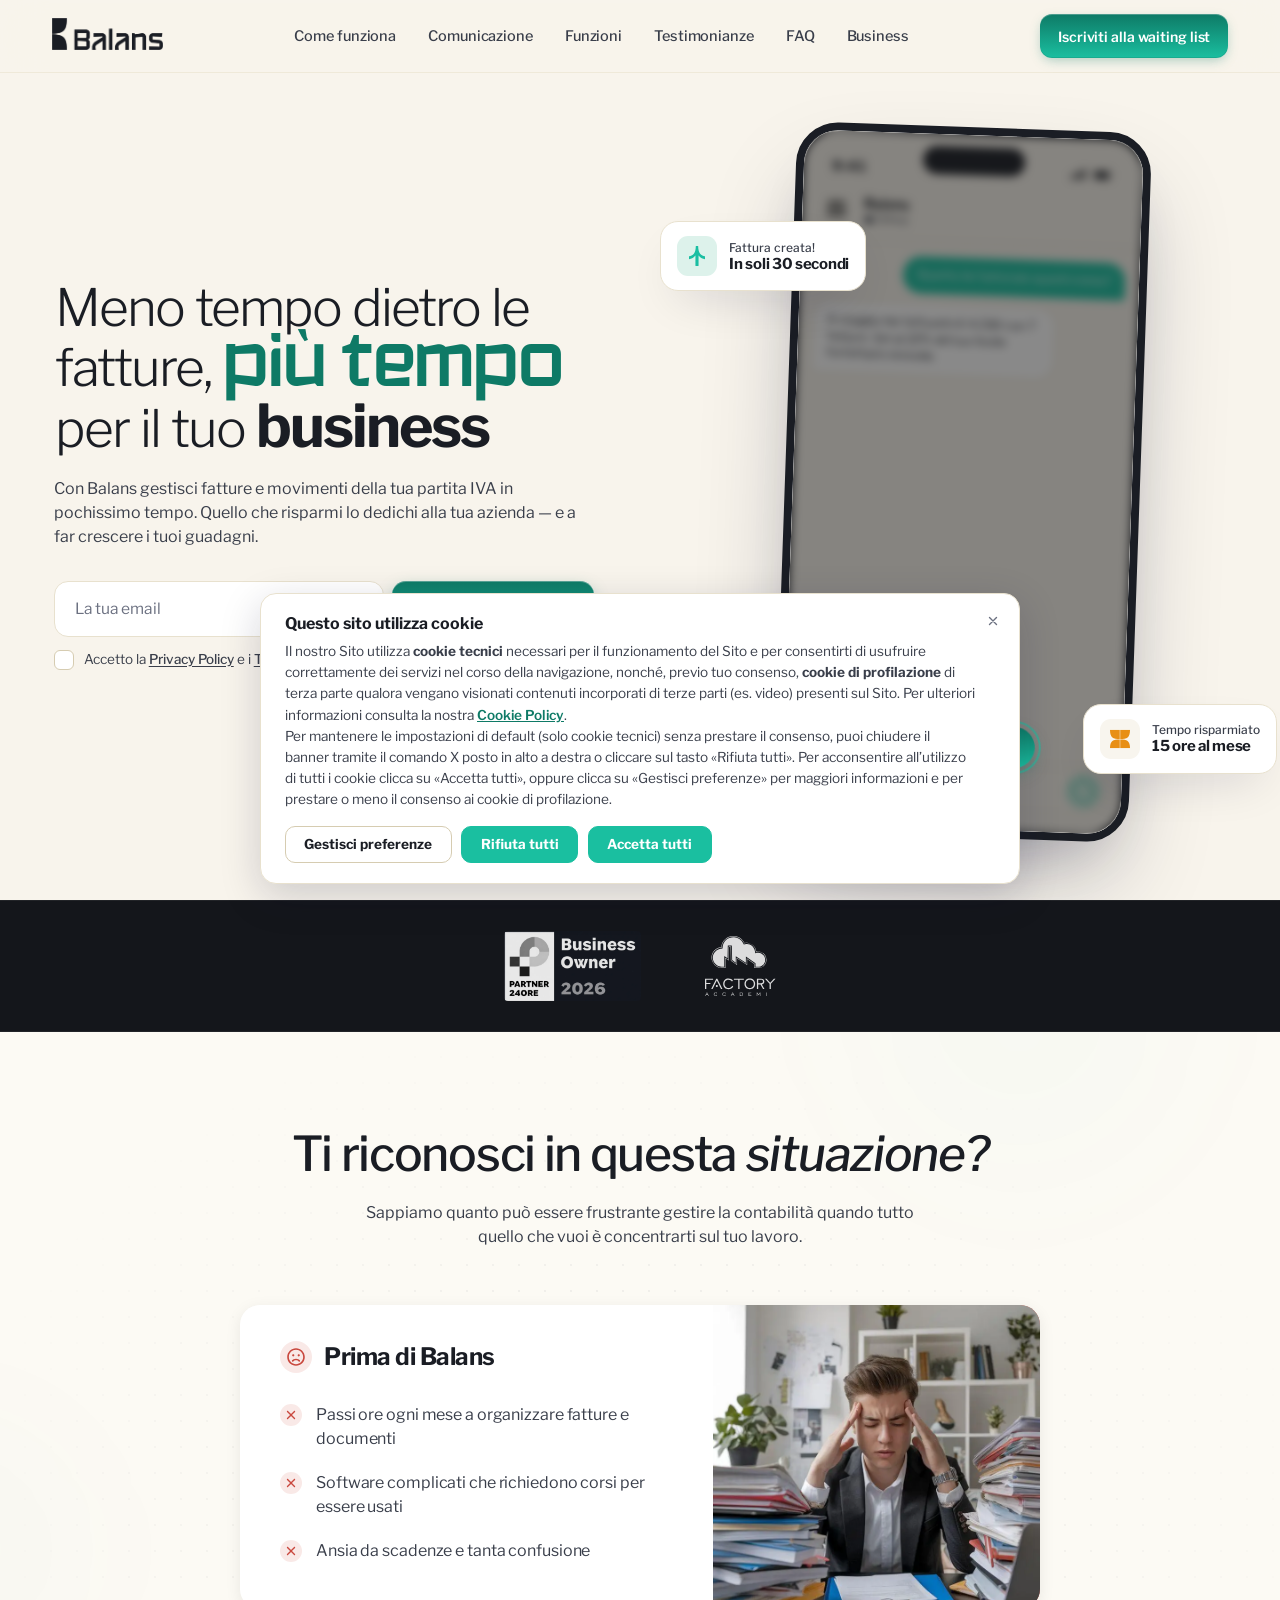
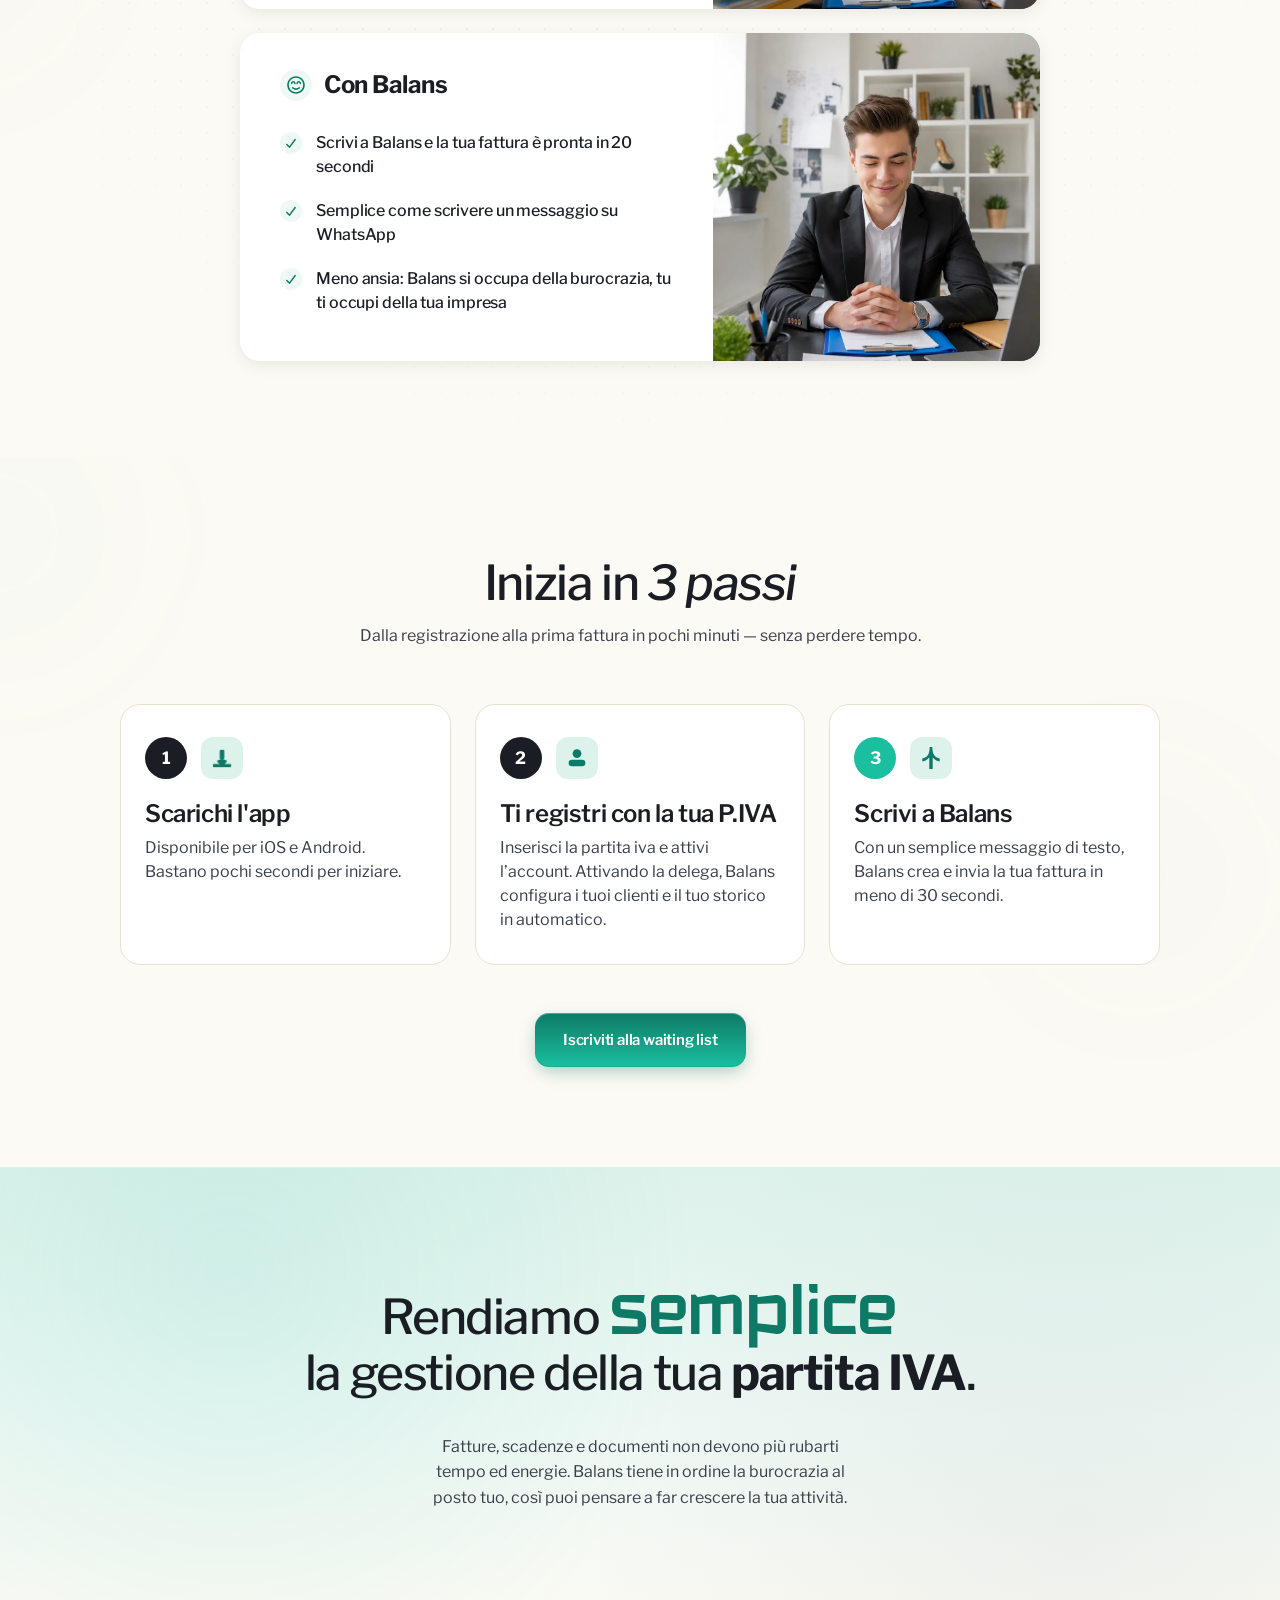
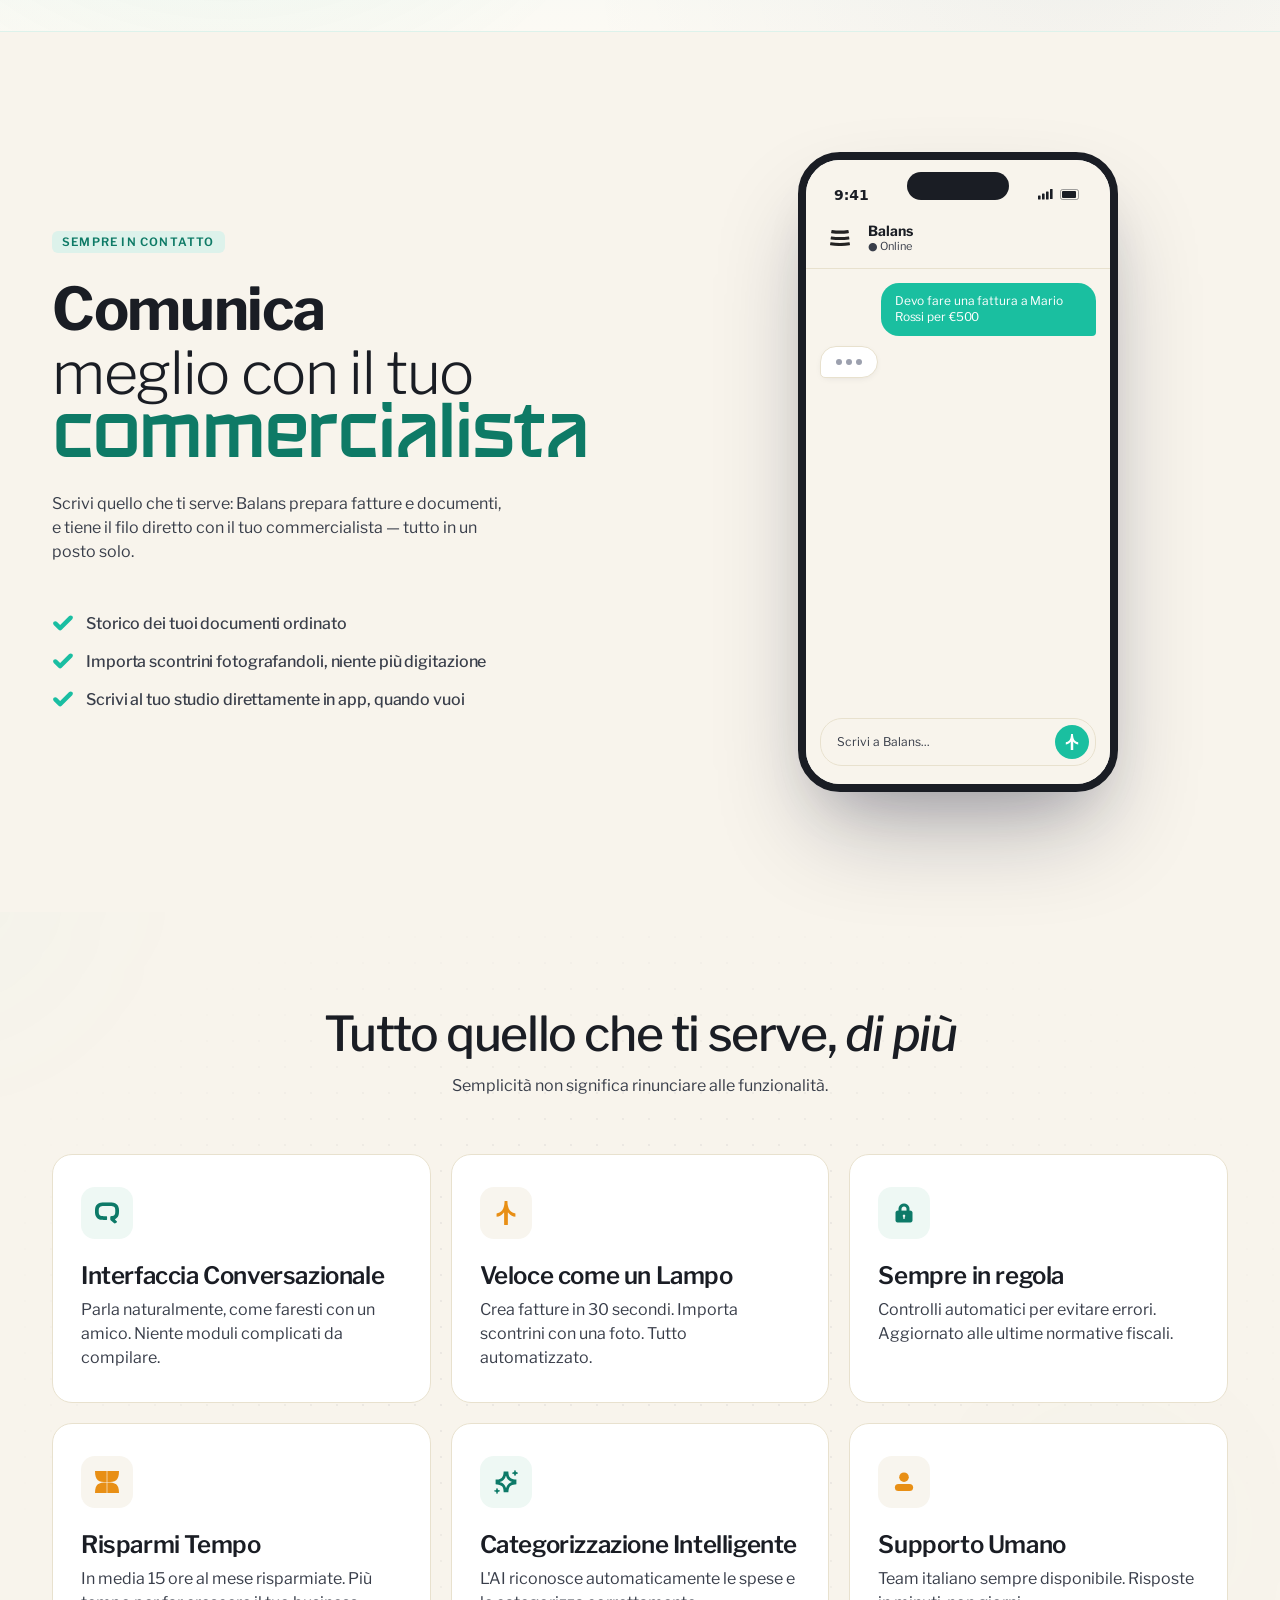
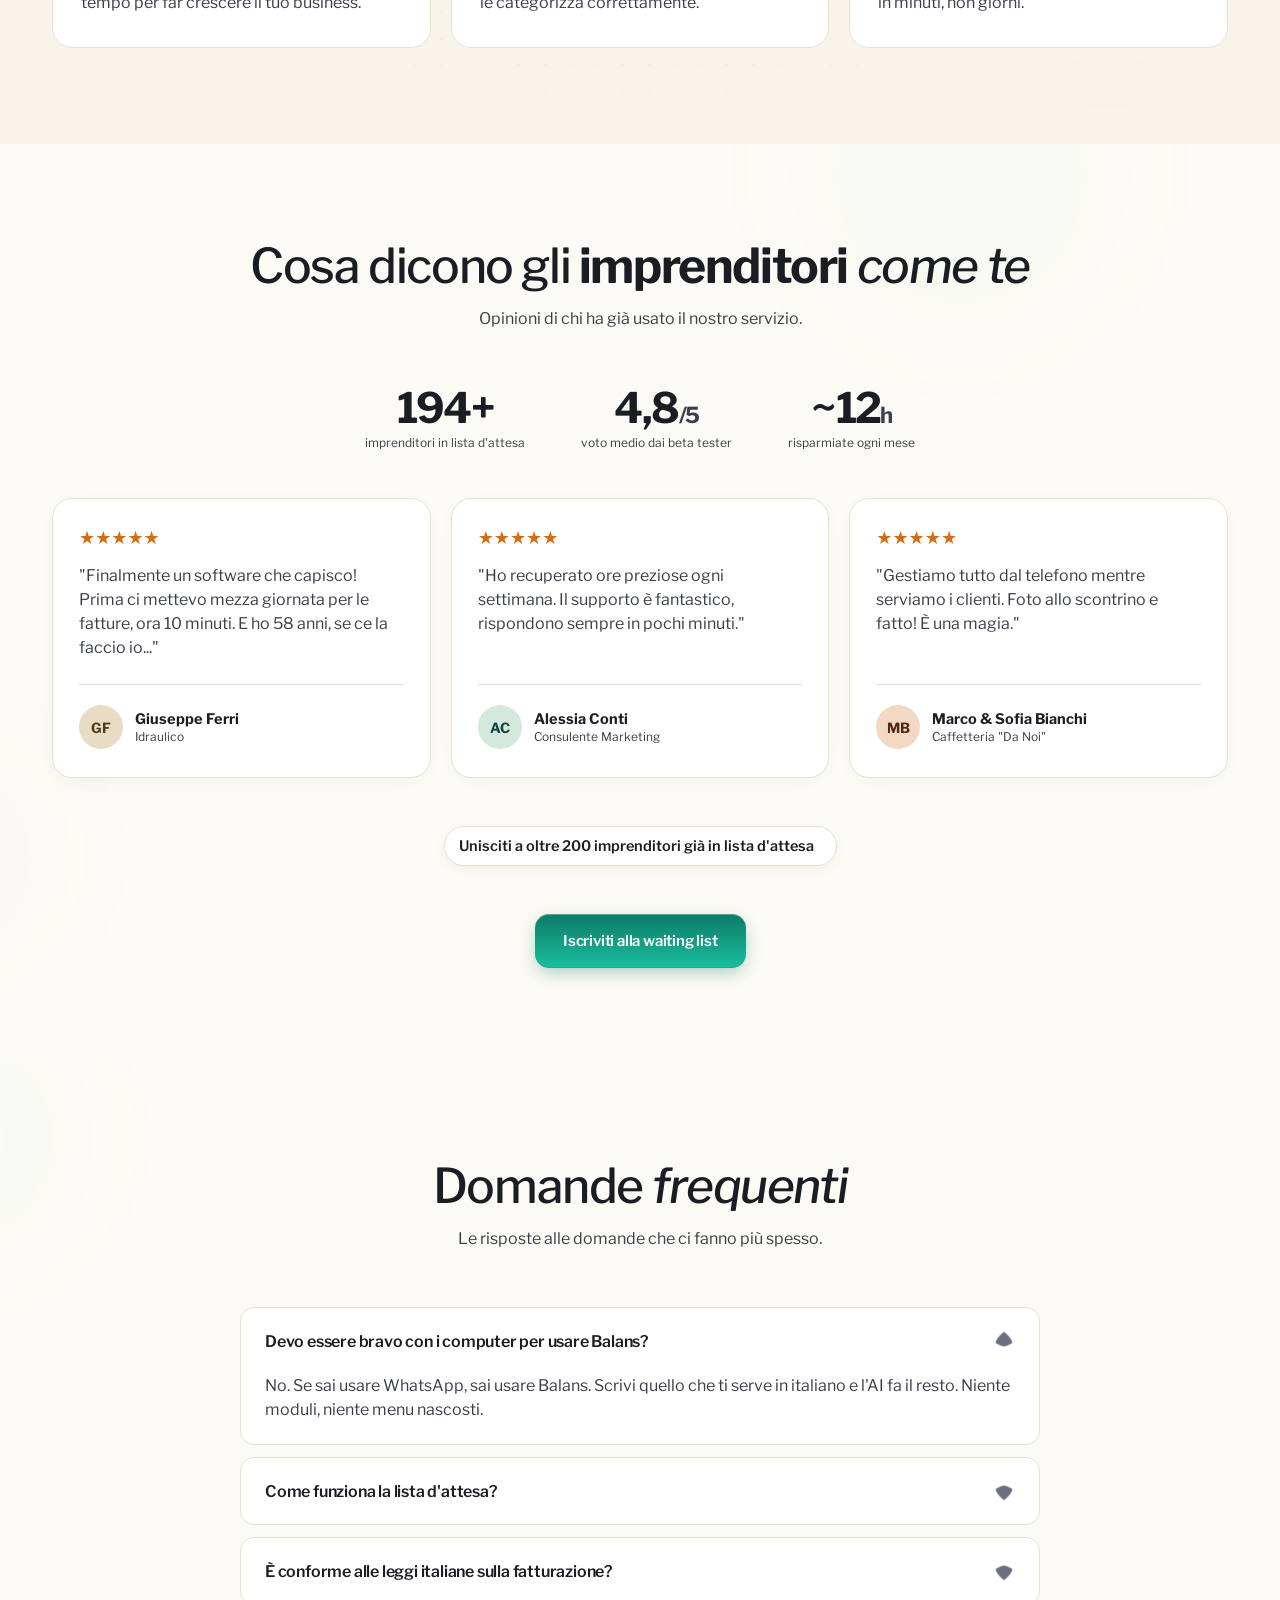
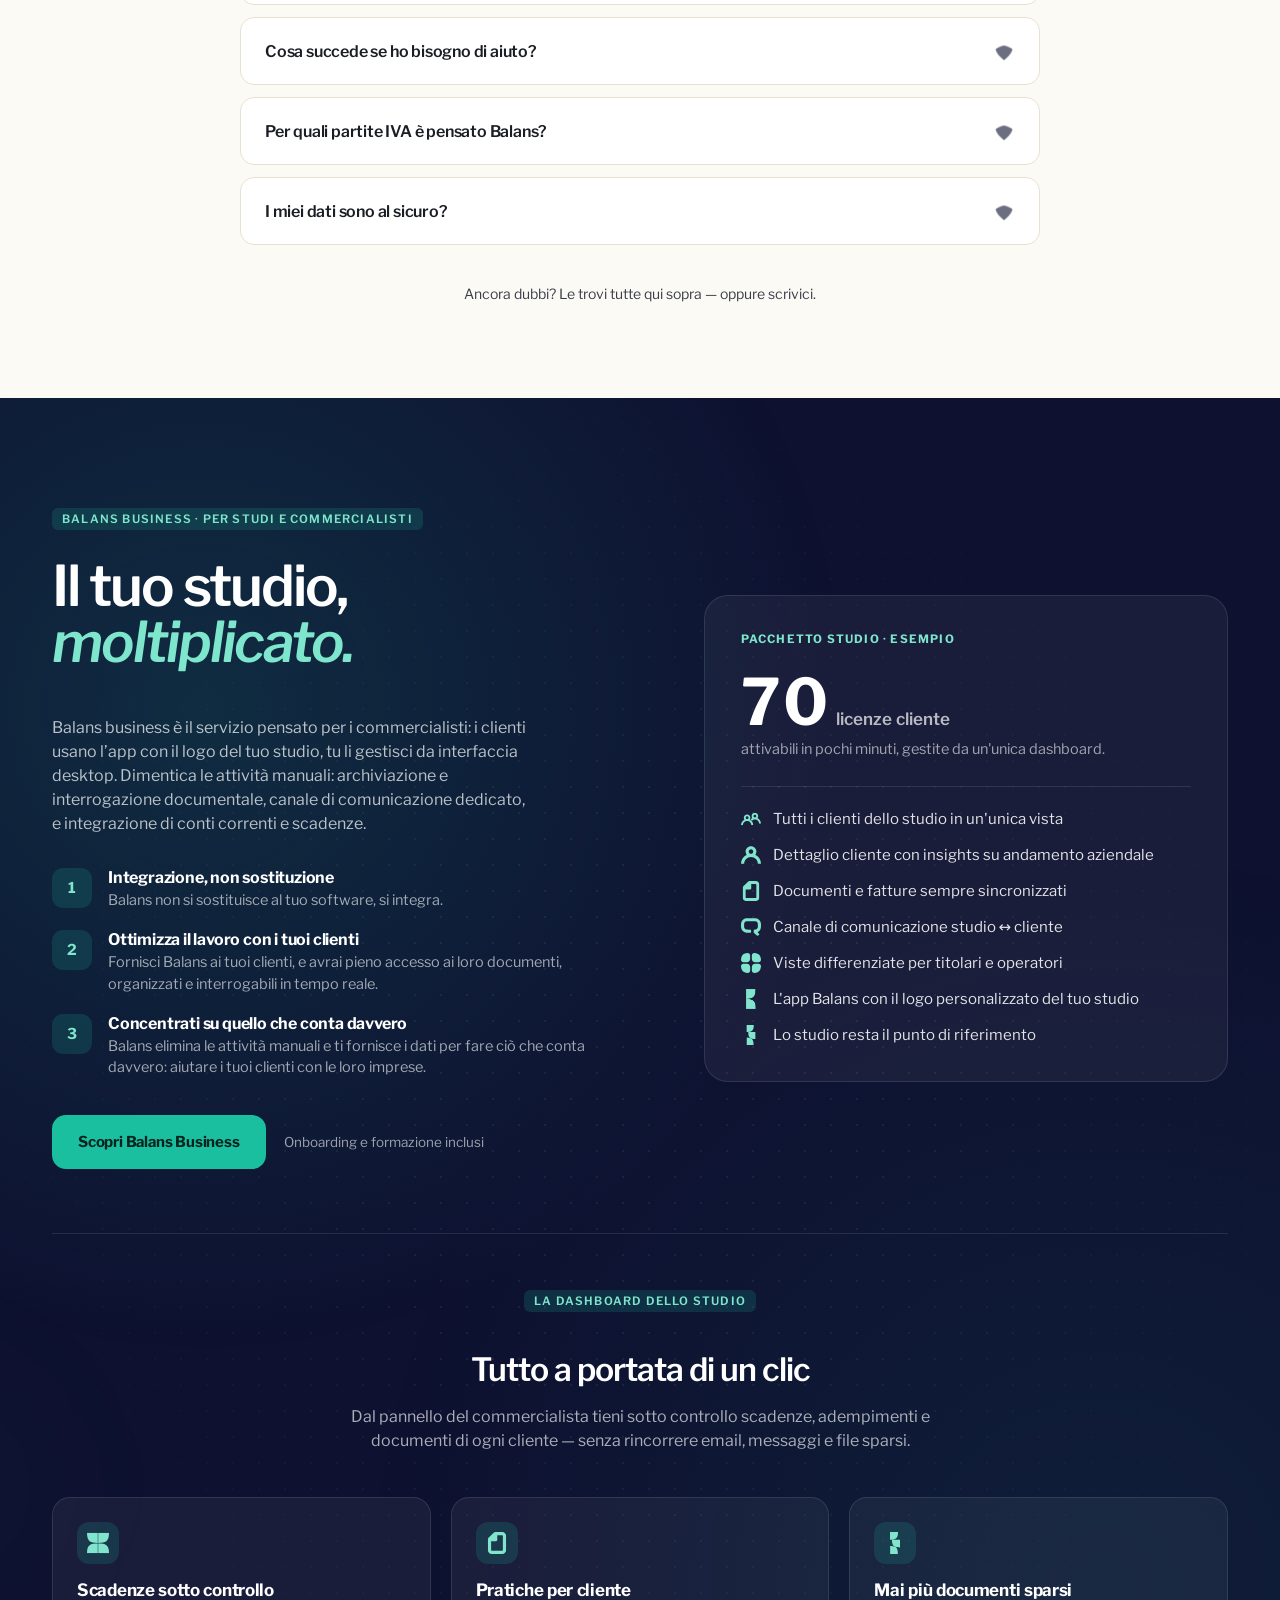
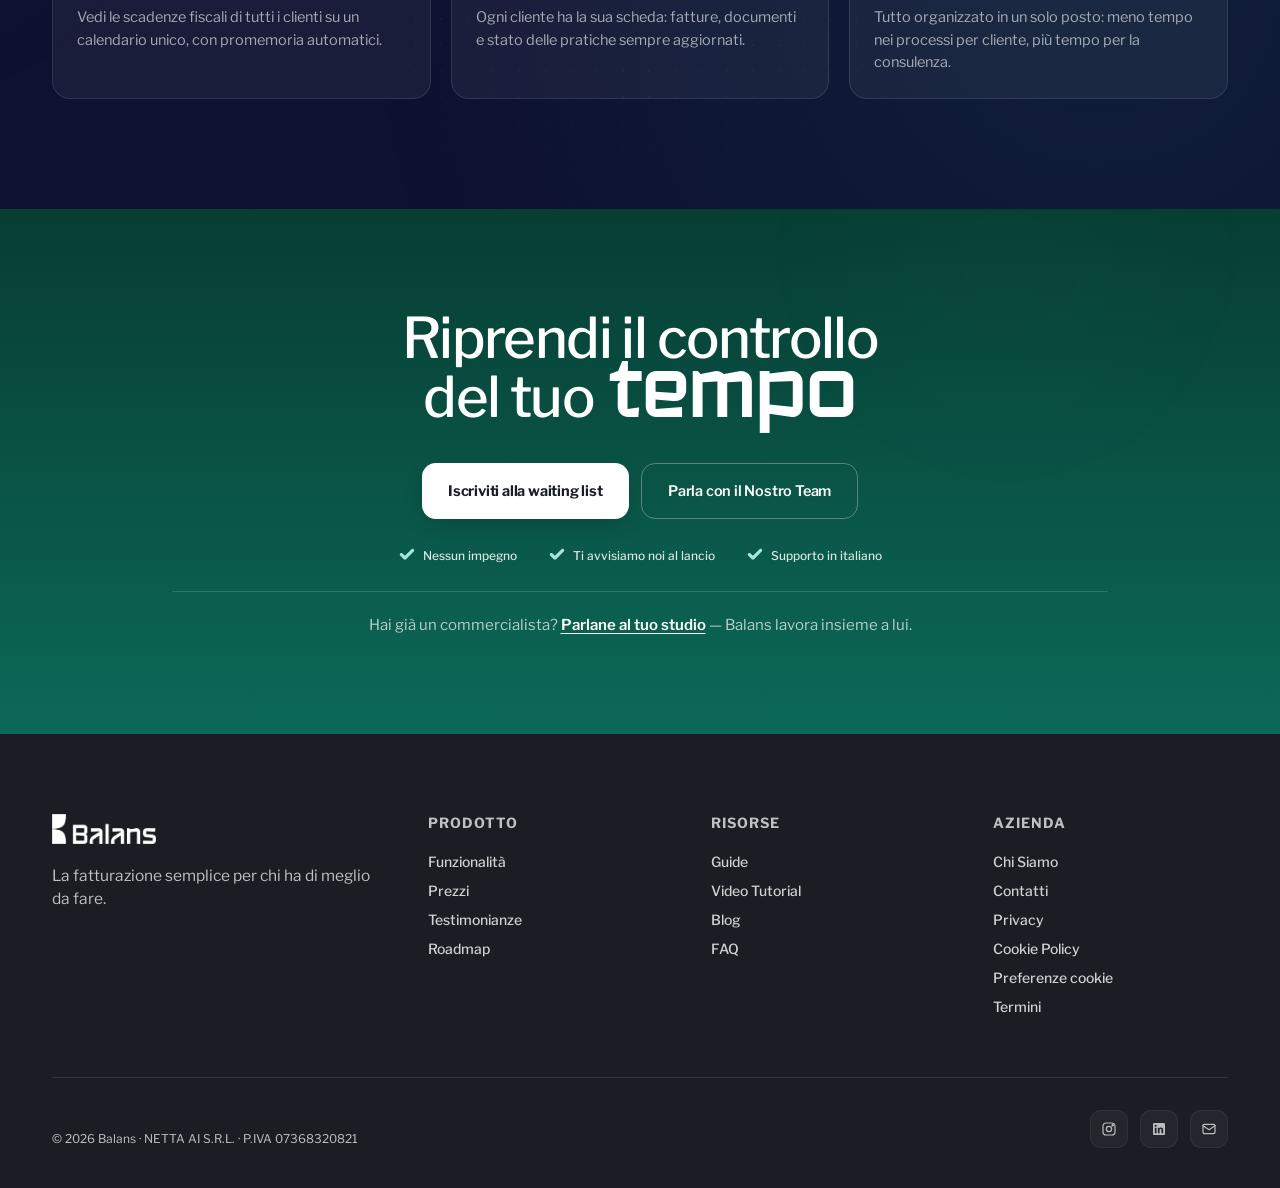
<file: index.html>
<!DOCTYPE html>
<html lang="it">

<head>
  <meta http-equiv="Content-Type" content="text/html; charset=UTF-8">
  <meta name="google-site-verification" content="2Bg9Xuqg1z7FN6rZUhheSwwJ5eMmtVagrtNoQFG-5Mc" />

  <title>Balans — Meno tempo dietro le fatture, più tempo per il tuo business</title>
  <meta name="description"
    content="Semplifica la gestione aziendale e la collaborazione con il tuo commercialista. Balans centralizza documenti e flussi operativi senza errori">
  <link rel="canonical" href="https://www.balansapp.it/" />

  <link rel="icon" type="image/png" href="./favicon/favicon-96x96.png" sizes="96x96" />
  <link rel="icon" type="image/svg+xml" href="./favicon/favicon.svg" />
  <link rel="shortcut icon" href="./favicon/favicon.ico" />
  <link rel="apple-touch-icon" sizes="180x180" href="./favicon/apple-touch-icon.png" />
  <meta name="apple-mobile-web-app-title" content="Balans" />
  <link rel="manifest" href="./favicon/site.webmanifest" />

  <meta name="viewport" content="width=device-width, initial-scale=1">
  <meta name="format-detection" content="telephone=no">
  <link rel="shortcut icon" href="favicon.ico" type="image/x-icon">

  <!-- Preload dei font critici above-the-fold (H1/LCP) -->
  <link rel="preload" href="./assets/fonts/Libre_Franklin/LibreFranklin-VariableFont_wght.woff2" as="font"
    type="font/woff2" crossorigin>
  <link rel="preload" href="./assets/fonts/Galldis/Galldis.woff2" as="font" type="font/woff2" crossorigin>

  <link rel="stylesheet" href="./assets/css/style.css?v=9">
  <!-- animations.css non è critico per il primo paint: caricamento non-bloccante -->
  <link rel="stylesheet" href="./assets/css/animations.css?v=2" media="print" onload="this.media='all'">
  <noscript>
    <link rel="stylesheet" href="./assets/css/animations.css?v=2">
  </noscript>
  <link rel="stylesheet" href="./assets/css/balans-consent.css?v=1">


  <script type="application/ld+json">
  {
    "@context": "https://schema.org",
    "@type": "Organization",
    "name": "Balans",
    "legalName": "NETTA AI S.R.L.",
    "url": "https://balansapp.it",
    "logo": "https://balansapp.it/favicon/favicon-96x96.png",
    "email": "info@balansapp.it",
    "sameAs": [
      "https://www.linkedin.com/company/balans-app/"
    ],
    "aggregateRating": {
      "@type": "AggregateRating",
      "ratingValue": "5",
      "bestRating": "5",
      "reviewCount": "3"
    },
    "review": [
      {
        "@type": "Review",
        "author": { "@type": "Person", "name": "Giuseppe Ferri" },
        "reviewRating": { "@type": "Rating", "ratingValue": "5", "bestRating": "5" },
        "reviewBody": "Finalmente un software che capisco! Prima ci mettevo mezza giornata per le fatture, ora 10 minuti. E ho 58 anni, se ce la faccio io..."
      },
      {
        "@type": "Review",
        "author": { "@type": "Person", "name": "Alessia Conti" },
        "reviewRating": { "@type": "Rating", "ratingValue": "5", "bestRating": "5" },
        "reviewBody": "Ho recuperato ore preziose ogni settimana. Il supporto è fantastico, rispondono sempre in pochi minuti."
      },
      {
        "@type": "Review",
        "author": { "@type": "Person", "name": "Marco & Sofia Bianchi" },
        "reviewRating": { "@type": "Rating", "ratingValue": "5", "bestRating": "5" },
        "reviewBody": "Gestiamo tutto dal telefono mentre serviamo i clienti. Foto allo scontrino e fatto! È una magia."
      }
    ]
  }
  </script>

  <script type="application/ld+json">
  {
    "@context": "https://schema.org",
    "@type": "SoftwareApplication",
    "name": "Balans",
    "url": "https://balansapp.it",
    "applicationCategory": "FinanceApplication",
    "operatingSystem": "iOS, Android",
    "description": "Semplifica la gestione aziendale e la collaborazione con il tuo commercialista. Balans centralizza documenti e flussi operativi senza errori."
  }
  </script>

  <script type="application/ld+json">
  {
    "@context": "https://schema.org",
    "@type": "FAQPage",
    "mainEntity": [
      {
        "@type": "Question",
        "name": "Devo essere bravo con i computer per usare Balans?",
        "acceptedAnswer": {
          "@type": "Answer",
          "text": "No. Se sai usare WhatsApp, sai usare Balans. Scrivi quello che ti serve in italiano e l'AI fa il resto. Niente moduli, niente menu nascosti."
        }
      },
      {
        "@type": "Question",
        "name": "Come funziona la lista d'attesa?",
        "acceptedAnswer": {
          "@type": "Answer",
          "text": "Ti iscrivi con la tua email, senza impegno e senza carta. Apriamo gli accessi a partire da luglio 2026: i primi iscritti entrano per primi e con condizioni riservate."
        }
      },
      {
        "@type": "Question",
        "name": "È conforme alle leggi italiane sulla fatturazione?",
        "acceptedAnswer": {
          "@type": "Answer",
          "text": "Assolutamente. Balans è certificato per la fatturazione elettronica SDI, conforme al regime forfettario e ordinario, e si aggiorna automaticamente alle nuove normative."
        }
      },
      {
        "@type": "Question",
        "name": "Cosa succede se ho bisogno di aiuto?",
        "acceptedAnswer": {
          "@type": "Answer",
          "text": "Il nostro team italiano è disponibile in chat dal lunedì al venerdì, dalle 9 alle 19. Rispondiamo in minuti, non in giorni."
        }
      },
      {
        "@type": "Question",
        "name": "Per quali partite IVA è pensato Balans?",
        "acceptedAnswer": {
          "@type": "Answer",
          "text": "Per freelance, autonomi e piccole imprese, in regime forfettario o ordinario. Se hai una partita IVA italiana, Balans fa per te."
        }
      },
      {
        "@type": "Question",
        "name": "I miei dati sono al sicuro?",
        "acceptedAnswer": {
          "@type": "Answer",
          "text": "I dati sono ospitati su server in Italia, cifrati end-to-end e conformi al GDPR. Solo tu puoi accedervi."
        }
      }
    ]
  }
  </script>

</head>

<body>

  <!-- ─────────────── HEADER ─────────────── -->
  <header class="hdr">
    <div class="container hdr-row">
      <div class="hdr-brand">
        <a href="https://www.balansapp.it/" title="Vai alla home page di Balans">
          <span class="logo-wordmark"></span>
        </a>
      </div>
      <nav class="hdr-nav">
        <a href="./#come-funziona" title="Scopri come funziona Balans">Come funziona</a>
        <a href="./#comunicazione" title="Scopri l'assistente conversazionale di Balans">Comunicazione</a>
        <a href="./#funzioni" title="Scopri tutte le funzionalità di Balans">Funzioni</a>
        <a href="./#testimonianze" title="Leggi le testimonianze dei nostri utenti">Testimonianze</a>
        <a href="./#faq" title="Consulta le domande frequenti">FAQ</a>
        <a href="./business/" title="Scopri Balans Business">Business</a>
      </nav>
      <button class="hdr-cta" type="button" data-waitlist-scroll>Iscriviti alla waiting list</button>
      <!-- <button class="theme-toggle" aria-label="Cambia tema" type="button">
        <svg class="ic-moon" width="18" height="18" viewBox="0 0 24 24" fill="none" stroke="currentColor"
          stroke-width="2" stroke-linecap="round" stroke-linejoin="round">
          <path d="M21 13a8 8 0 1 1-10-10 7 7 0 0 0 10 10Z"></path>
        </svg>
        <svg class="ic-sun" width="18" height="18" viewBox="0 0 24 24" fill="none" stroke="currentColor"
          stroke-width="2" stroke-linecap="round" stroke-linejoin="round">
          <circle cx="12" cy="12" r="4"></circle>
          <path d="M12 3v2M12 19v2M3 12h2M19 12h2M5.5 5.5 7 7M17 17l1.5 1.5M5.5 18.5 7 17M17 7l1.5-1.5"></path>
        </svg>
      </button> -->
    </div>
  </header>

  <main id="main">

  <!-- ─────────────── HERO ─────────────── -->
  <section class="hero">
    <div class="hero-bg"></div>
    <div class="container hero-grid">

      <div class="hero-text hero-text--narrow">
        <h1 class="hero-h1 hero-h1--light hero-h1--narrow">
          Meno tempo dietro le <span class="hero-h1-fatture">fatture</span>,
          <span class="hero-h1-accent">più
            tempo</span> per il tuo <b>business</b>
        </h1>
        <p class="hero-sub">Con Balans gestisci fatture
          e movimenti della tua partita IVA in pochissimo tempo.
          Quello che risparmi lo dedichi alla tua azienda — e a far crescere i tuoi guadagni.</p>

        <!-- novalidate: la validazione la guida script.js, che al primo invio
             controlla la sola email per rivelare il campo nome. Senza, il
             browser bloccherebbe l'evento submit sulla checkbox privacy. -->
        <form class="hero-waitlist" id="waitlist-form" action="./api/subscribe.php" method="POST"
          novalidate>
          <input type="checkbox" name="botcheck" class="hero-waitlist-honeypot" tabindex="-1" autocomplete="off"
            aria-hidden="true" aria-label="botcheck">
          <div class="hero-waitlist-row">
            <!-- I due campi condividono la stessa cella: al primo invio l'email
                 esce a sinistra e il nome entra da destra, senza spostare nulla.
                 Il nome è `disabled` finché è fuori campo, così non entra nei
                 dati inviati; l'email invece resta attiva anche da nascosta. -->
            <div class="hero-input-swap">
              <input class="hero-input hero-input--email" id="waitlist-email" name="email" type="email"
                placeholder="La tua email" required="">
              <input class="hero-input hero-input--name" id="waitlist-name" name="nome" type="text"
                placeholder="Il tuo nome" aria-label="Il tuo nome" autocomplete="given-name" maxlength="60" disabled>
            </div>
            <button class="hero-btn" type="submit">
              <span class="btn-label">Iscriviti alla waiting list</span>
            </button>
          </div>
          <label class="hero-waitlist-check">
            <input type="checkbox" name="consenso_privacy" value="accettato" required="">
            <span class="box" aria-hidden="true">
              <svg viewBox="0 0 14 14" fill="none" stroke="currentColor" stroke-width="2.4" stroke-linecap="round"
                stroke-linejoin="round">
                <path d="m3 7 3 3 5-6"></path>
              </svg>
            </span>
            <span class="txt">Accetto la <a href="./privacy/" target="_blank"
                title="Leggi la Privacy Policy di Balans (si apre in una nuova scheda)">Privacy Policy</a> e i
              <a href="./#" title="Leggi i Termini di servizio di Balans">Termini di
                servizio</a>.</span>
          </label>
          <div class="hero-waitlist-error" id="waitlist-error" role="alert" hidden></div>
        </form>


      </div>

      <div class="hero-phone-wrap">
        <!-- Floating preview cards -->
        <div class="float-card float-1">
          <div class="ic-bg">
            <img src="./assets/img/icons/vettoriale/up.svg" alt="" class="icon-img icon-20 icon-teal">
          </div>
          <div>
            <div class="label">Fattura creata!</div>
            <div class="value">In soli 30 secondi</div>
          </div>
        </div>

        <div class="float-card float-2">
          <div class="ic-bg ic-bg--orange">
            <img src="./assets/img/icons/vettoriale/time.svg" alt="" class="icon-img icon-20 icon-orange">
          </div>
          <div>
            <div class="label">Tempo risparmiato</div>
            <div class="value">15 ore al mese</div>
          </div>
        </div>

        <!-- Phone with interactive demo -->
        <div class="phone hero-phone lg">
          <div class="phone-island"></div>
          <div class="phone-content">
            <div class="phone-statusbar">
              <span>9:41</span>
              <span class="right">
                <svg width="17" height="11" viewBox="0 0 17 11" fill="currentColor">
                  <rect x="0" y="6.5" width="2.6" height="4" rx="0.6"></rect>
                  <rect x="4" y="4.5" width="2.6" height="6" rx="0.6"></rect>
                  <rect x="8" y="2.5" width="2.6" height="8" rx="0.6"></rect>
                  <rect x="12" y="0" width="2.6" height="10" rx="0.6"></rect>
                </svg>
                <svg width="22" height="11" viewBox="0 0 22 11">
                  <rect x="0.5" y="0.5" width="18" height="10" rx="2" fill="none" stroke="currentColor" opacity="0.4">
                  </rect>
                  <rect x="2" y="2" width="14" height="7" rx="1" fill="currentColor"></rect>
                </svg>
              </span>
            </div>
            <div class="ps-chat-hdr">
              <div class="av"><img src="./assets/img/icons/vettoriale/menu.svg" alt="" class="icon-img icon-20">
              </div>
              <div class="flex-1">
                <div class="nm">Balans</div>
                <div class="st">&#9679; Online</div>
              </div>
            </div>
            <div class="phone-stage">
              <div class="ps-chat-body ps-chat-body-normal">
                <div class="bub me">Quanto ho fatturato questo mese?</div>
                <div class="bub ai">A maggio hai
                  fatturato € 4.230 con 7 fatture. Sei al 22% del tuo limite forfettario annuale.</div>
                <div class="bub me">Crea una fattura per Studio Bianchi, €800, consulenza marketing</div>
                <div class="bub ai-card" style="border-color: rgb(158, 232, 207)">
                  <p class="msg">Riepilogo fattura n.21/2026 a regime forfettario (P.IVA 01234567890) per
                    "Consulenza marketing"<br>800€ + IVA 0% (€0,00) = <b>€800 totali</b><br>Scadenza pagamento
                    <b>2026-08-15</b>. Confermo l'emissione?
                  </p>
                  <button class="ai-card-send-btn" type="button">Apri riepilogo</button>
                </div>
                <div class="bub me">Inoltrala al mio commercialista</div>
                <div class="bub ai">Fatto — inviata allo Studio Verardi. Ti avviso appena la registrano.</div>
              </div>
              <div class="demo-welcome">
                <div class="dw-center">
                  <div class="dw-heading">
                    <div class="dw-title">Benvenuto nella Demo di</div>
                    <div class="dw-brand">Balans</div>
                  </div>
                  <div class="dw-sub">Questa è una <b>simulazione</b>: le risposte che vedrai non sono generate in
                    tempo reale, ma servono a mostrarti come funziona Balans nella chat reale.</div>
                </div>
              </div>
              <div class="demo-chat"></div>
            </div>
            <div class="ps-chat-comp">
              <span class="ph demo-q-slot" aria-live="polite">Scrivi a Balans...</span>
              <button class="send-btn" type="button" disabled aria-label="Invia">
                <img src="./assets/img/icons/vettoriale/up.svg" alt=""
                  style="width:16px; height:16px; display:inline-block; flex-shrink:0; filter:brightness(0) invert(1);">
              </button>
            </div>
          </div>
          <div class="demo-cta-overlay">
            <button class="demo-cta-btn" type="button">
              <span class="cta-ring"></span>
              <span class="cta-icon">
                <svg width="14" height="14" viewBox="0 0 24 24" fill="none" xmlns="http://www.w3.org/2000/svg"
                  style="display:inline-block; flex-shrink:0; vertical-align:middle;">
                  <path
                    d="M6 4.5c0-1.7 1.86-2.75 3.32-1.87l11.4 6.83a2.17 2.17 0 0 1 0 3.73L9.32 19.98C7.86 20.86 6 19.82 6 18.11V4.5Z"
                    fill="#fff" stroke="#fff" stroke-width="1.5" stroke-linejoin="round" />
                </svg>
              </span>
              Prova Balans
            </button>
          </div>
        </div>
      </div>

    </div>
  </section>

  <!-- ─────────────── PARLANO DI NOI — striscia press / partner ─────────────── -->
  <section class="press" aria-label="Partner e testate">
    <div class="container press-inner">

      <!-- Gruppo loghi centrato -->
      <ul class="press-logos">

        <!-- Badge Partner 24 ORE: raster con fondo bianco opaco, --original lo esclude
             dalla monocromia forzata e lo lascia nei colori del marchio -->
        <li class="press-logo press-logo--badge press-logo--original">
          <img src="./assets/img/Partner_24_ORE_BUSINESS_OWNER.webp"
            alt="Partner 24 ORE — Business Owner 2026, network de Il Sole 24 Ore" width="443" height="226"
            loading="lazy" decoding="async">
        </li>

        <!-- Ogni altro logo eredita la monocromia bianca da .press-logos img -->
        <li class="press-logo">
          <img src="./assets/img/logo-factory-academia.svg" alt="Factory Academia" width="95" height="80"
            loading="lazy" decoding="async">
        </li>

        <!-- Per aggiungere altre testate, duplica il blocco qui sotto puntando al file SVG/PNG del logo:
             viene reso bianco automaticamente, purché abbia lo sfondo trasparente.
        <li class="press-logo">
          <img src="./assets/img/logos/nome-logo.svg" alt="Nome testata" width="120" height="32"
            loading="lazy" decoding="async">
        </li>
        -->

      </ul>
    </div>
  </section>

  <!-- ─────────────── COMPARE — Prima / Con Balans ─────────────── -->
  <section class="compare">
    <div class="container">
      <div class="compare-head">
        <h2>Ti riconosci in questa <em>situazione?</em></h2>
        <p>
          Sappiamo quanto può essere frustrante gestire la contabilità quando
          tutto quello che vuoi è concentrarti sul tuo lavoro.
        </p>
      </div>
      <div class="compare-stack">
        <div class="compare-row compare-row--bad">
          <div class="compare-row-text">
            <h3><span class="compare-row-icon"><img src="./assets/img/icons/vettoriale/face-frown-regular-full.svg"
                  alt="" class="icon-img icon-22"></span> Prima di Balans</h3>
            <div class="compare-li">
              <span class="mark"><img src="./assets/img/icons/vettoriale/xmark-solid-full.svg" width="22" height="22"
                  alt="" class="icon-img p-4"></span>
              Passi ore ogni mese a organizzare fatture e documenti
            </div>
            <div class="compare-li">
              <span class="mark"><img src="./assets/img/icons/vettoriale/xmark-solid-full.svg" width="22" height="22"
                  alt="" class="icon-img  p-4"></span>
              Software complicati che richiedono corsi per essere usati
            </div>
            <div class="compare-li">
              <span class="mark"><img src="./assets/img/icons/vettoriale/xmark-solid-full.svg" width="22" height="22"
                  alt="" class="icon-img  p-4"></span>
              Ansia da scadenze e tanta confusione
            </div>
          </div>
          <div class="compare-row-visual">
            <img src="./assets/img/before.webp" alt="Prima di Balans" class="compare-row-visual-img" width="736"
              height="1104" loading="lazy" decoding="async">
          </div>
        </div>
        <div class="compare-row compare-row--good">
          <div class="compare-row-text">
            <h3><span class="compare-row-icon"><img src="./assets/img/icons/vettoriale/face-smile-beam-regular-full.svg"
                  alt="" class="icon-img icon-22"></span> Con Balans</h3>
            <div class="compare-li">
              <span class="mark"><img src="./assets/img/icons/vettoriale/check-solid-full.svg" width="22" height="22"
                  alt="" class="icon-img  p-4"></span>
              Scrivi a Balans e la tua fattura è pronta in 20 secondi
            </div>
            <div class="compare-li">
              <span class="mark"><img src="./assets/img/icons/vettoriale/check-solid-full.svg" width="22" height="22"
                  alt="" class="icon-img  p-4"></span>
              Semplice come scrivere un messaggio su WhatsApp
            </div>
            <div class="compare-li">
              <span class="mark"><img src="./assets/img/icons/vettoriale/check-solid-full.svg" width="22" height="22"
                  alt="" class="icon-img  p-4"></span>
              Meno ansia: Balans si occupa della burocrazia, tu ti occupi della tua impresa
            </div>
          </div>
          <div class="compare-row-visual">
            <img src="./assets/img/after.webp" alt="Con Balans" class="compare-row-visual-img" width="1023"
              height="1537" loading="lazy" decoding="async">
          </div>
        </div>
      </div>
    </div>

  </section>

  <!-- ─────────────── COME FUNZIONA — 3 step ─────────────── -->
  <section class="how" id="come-funziona">
    <div class="container">
      <div class="feats-head">
        <h2>Inizia in <em>3 passi</em></h2>
        <p>Dalla registrazione alla prima fattura in pochi minuti — senza perdere tempo.</p>
      </div>
      <div class="steps-3 steps-3--centered">

        <div class="step-card">
          <div class="step-card-head">
            <div class="step-number">1</div>
            <div class="step-icon">
              <img src="./assets/img/icons/png/download.png" alt="" class="icon-img icon-22 icon-teal-ink">
            </div>
          </div>
          <h3>Scarichi l'app</h3>
          <p>Disponibile per iOS e Android.
            Bastano pochi secondi per iniziare.</p>
        </div>

        <div class="step-card">
          <div class="step-card-head">
            <div class="step-number">2</div>
            <div class="step-icon">
              <img src="./assets/img/icons/vettoriale/user.svg" alt="" class="icon-img icon-22 icon-teal-ink">
            </div>
          </div>
          <h3>Ti registri con la tua P.IVA</h3>
          <p>Inserisci la partita iva e attivi l’account.
            Attivando la delega, Balans configura i tuoi clienti e il tuo storico in automatico.</p>
        </div>
        <div class="step-card">
          <div class="step-card-head">
            <div class="step-number step-number--accent">3</div>
            <div class="step-icon">
              <img src="./assets/img/icons/vettoriale/up.svg" alt="" class="icon-img icon-22 icon-teal-ink">
            </div>
          </div>
          <h3>Scrivi a Balans</h3>
          <p>Con un semplice messaggio di testo, Balans crea e invia la tua fattura in meno di 30 secondi.</p>
        </div>

      </div>
      <div class="section-cta">
        <button class="btn" type="button" data-waitlist-scroll>Iscriviti alla waiting list</button>
      </div>
    </div>
  </section>

  <!-- ─────────────── PURPOSE ─────────────── -->
  <section class="purpose" id="purpose">
    <div class="purpose-glow"></div>

    <div class="container-narrow">
      <h2>
        Rendiamo <span>semplice</span><br>
        la gestione della tua <strong>partita IVA</strong>.
      </h2>

      <p>
        Fatture, scadenze e documenti non devono più rubarti tempo ed energie. Balans tiene in ordine la burocrazia al
        posto tuo, così puoi pensare a far crescere la tua attività.</p>
    </div>
  </section>

  <!-- ─────────────── CHAT FEATURE ─────────────── -->
  <section class="feat" id="comunicazione">
    <div class="container">
      <div class="feat-grid">
        <div class="feat-text">
          <span class="feat-eyebrow">Sempre in contatto</span>
          <div class="feat-copy">
            <h2 style="font-weight: 300; font-size: 70px;"><strong style="font-weight: 700;">Comunica</strong>
              meglio con il tuo
              <em>commercialista</em>
            </h2>
            <p>
              Scrivi quello che ti serve: Balans prepara fatture e documenti, e tiene il filo diretto con il tuo
              commercialista — tutto in un posto solo.
            </p>
          </div>

          <div class="feat-list">
            <div class="feat-li">
              <img src="./assets/img/icons/vettoriale/check.svg" alt="" class="icon-img icon-22 icon-teal">
              Storico dei tuoi documenti ordinato
            </div>
            <div class="feat-li">
              <img src="./assets/img/icons/vettoriale/check.svg" alt="" class="icon-img icon-22 icon-teal">
              Importa scontrini fotografandoli, niente più digitazione
            </div>
            <div class="feat-li">
              <img src="./assets/img/icons/vettoriale/check.svg" alt="" class="icon-img icon-22 icon-teal">
              Scrivi al tuo studio direttamente in app, quando vuoi
            </div>
          </div>

        </div>

        <div class="feat-phone-wrap">
          <div class="phone">
            <div class="phone-island"></div>
            <div class="phone-content">
              <div class="phone-statusbar">
                <span>9:41</span>
                <span class="right">
                  <svg width="17" height="11" viewBox="0 0 17 11" fill="currentColor">
                    <rect x="0" y="6.5" width="2.6" height="4" rx="0.6"></rect>
                    <rect x="4" y="4.5" width="2.6" height="6" rx="0.6"></rect>
                    <rect x="8" y="2.5" width="2.6" height="8" rx="0.6"></rect>
                    <rect x="12" y="0" width="2.6" height="10" rx="0.6"></rect>
                  </svg>
                  <svg width="22" height="11" viewBox="0 0 22 11">
                    <rect x="0.5" y="0.5" width="18" height="10" rx="2" fill="none" stroke="currentColor" opacity="0.4">
                    </rect>
                    <rect x="2" y="2" width="14" height="7" rx="1" fill="currentColor"></rect>
                  </svg>
                </span>
              </div>
              <div class="ps-chat-hdr">
                <div class="av"><img src="./assets/img/icons/vettoriale/menu.svg" alt="" class="icon-img icon-20">
                </div>
                <div class="flex-1">
                  <div class="nm">Balans</div>
                  <div class="st">&#9679; Online</div>
                </div>
              </div>
              <div class="ps-chat-body">
                <div class="bub me">Devo fare una fattura a Mario Rossi per €500</div>
                <div class="bub ai">Perfetto! Ho
                  trovato Mario Rossi nei tuoi contatti. Per cosa era la prestazione?</div>
                <div class="bub me">Consulenza del 15 maggio</div>
                <div class="bub ai-card accent-a">
                  <div class="h"><img src="./assets/img/icons/vettoriale/doc.svg" alt=""
                      class="icon-img icon-11 icon-teal-ink">
                    Ecco
                    la tua
                    fattura
                  </div>
                  <div class="row"><span class="k">Cliente</span><span class="v">Mario Rossi</span></div>
                  <div class="row"><span class="k">Importo</span><span class="v">€ 500,00</span></div>
                  <div class="row"><span class="k">Data</span><span class="v">15/05/2026</span></div>
                  <button class="ai-card-send-btn">
                    Invia Fattura
                  </button>
                </div>
              </div>
              <div class="ps-chat-comp">
                <span class="ph">Scrivi a Balans...</span>
                <div class="send-btn"><img src="./assets/img/icons/vettoriale/up.svg" alt=""
                    class="icon-img icon-16 icon-white">
                </div>
              </div>
            </div>
          </div>
        </div>
      </div>
    </div>
  </section>

  <!-- ─────────────── VIDEO ─────────────── -->
  <!-- 
  <section class="video-sec">
    <div class="container">
      <div class="video-head">
        <h2>Guarda Balans in <em>azione</em></h2>
        <p>2 minuti per capire come renderti la vita più semplice</p>
      </div>
      <div class="video-frame"> <button class="video-play" aria-label="Riproduci video"> <svg width="32" height="32"
            viewBox="0 0 24 24" fill="currentColor">
            <path d="M8 5v14l11-7z"></path>
          </svg> </button> </div>
    </div>
  </section> 
  -->

  <!-- ─────────────── FEATS — 6-card grid ─────────────── -->
  <section class="feats" id="funzioni">
    <div class="container">
      <div class="feats-head">
        <h2>Tutto quello che ti serve, <em>di più</em></h2>
        <p>Semplicità non significa rinunciare alle funzionalità.</p>
      </div>
      <div class="feats-grid">

        <div class="feat-card">
          <div class="ic-bg">
            <img src="./assets/img/icons/vettoriale/chat.svg" alt="" class="icon-img icon-24 icon-teal-ink">
          </div>
          <h3>Interfaccia Conversazionale</h3>
          <p>Parla naturalmente, come faresti con un amico. Niente moduli complicati da compilare.</p>
        </div>

        <div class="feat-card">
          <div class="ic-bg ic-bg--orange">
            <img src="./assets/img/icons/vettoriale/up.svg" alt="" class="icon-img icon-24 icon-orange">
          </div>
          <h3>Veloce come un Lampo</h3>
          <p>Crea fatture in 30 secondi. Importa scontrini con una foto. Tutto automatizzato.</p>
        </div>

        <div class="feat-card">
          <div class="ic-bg">
            <img src="./assets/img/icons/png/lock.png" alt="" class="icon-img icon-24 icon-teal-ink">
          </div>
          <h3>Sempre in regola</h3>
          <p>Controlli automatici per evitare errori. Aggiornato alle ultime normative fiscali.</p>
        </div>

        <div class="feat-card">
          <div class="ic-bg ic-bg--orange">
            <img src="./assets/img/icons/vettoriale/time.svg" alt="" class="icon-img icon-24 icon-orange">
          </div>
          <h3>Risparmi Tempo</h3>
          <p>In media 15 ore al mese risparmiate. Più tempo per far crescere il tuo business.</p>
        </div>

        <div class="feat-card">
          <div class="ic-bg">
            <img src="./assets/img/icons/vettoriale/ai.svg" alt="" class="icon-img icon-24 icon-teal-ink">
          </div>
          <h3>Categorizzazione Intelligente</h3>
          <p>L'AI riconosce automaticamente le spese e le categorizza correttamente.</p>
        </div>

        <div class="feat-card">
          <div class="ic-bg ic-bg--orange">
            <img src="./assets/img/icons/vettoriale/user.svg" alt="" class="icon-img icon-24 icon-orange">
          </div>
          <h3>Supporto Umano</h3>
          <p>Team italiano sempre disponibile. Risposte in minuti, non giorni.</p>
        </div>

      </div>
    </div>

  </section>

  <!-- ─────────────── REVIEWS ─────────────── -->
  <section class="reviews" id="testimonianze">
    <div class="container">
      <div class="reviews-head">
        <h2>Cosa dicono gli <strong>imprenditori</strong> <em>come te</em></h2>
        <p>Opinioni di chi ha già usato il nostro servizio.</p>
      </div>

      <div class="stat-row">
        <div class="stat-item">
          <div class="stat-value" data-count="200" data-suffix="+">200+</div>
          <div class="stat-label">imprenditori in lista d'attesa</div>
        </div>
        <div class="stat-item">
          <div class="stat-value">
            <span data-count="4.9" data-decimals="1">4,9</span><span class="unit">/5</span>
          </div>
          <div class="stat-label">voto medio dai beta tester</div>
        </div>
        <div class="stat-item">
          <div class="stat-value">
            <span data-count="12" data-prefix="~">~12</span><span class="unit">h</span>
          </div>
          <div class="stat-label">risparmiate ogni mese</div>
        </div>
      </div>
      <div class="reviews-grid">

        <div class="review">
          <div class="stars">★★★★★</div>
          <p class="review-text">
            "Finalmente un software che capisco! Prima ci mettevo mezza giornata
            per le fatture, ora 10 minuti. E ho 58 anni, se ce la faccio io..."
          </p>
          <div class="review-author">
            <div class="avatar c1">GF</div>
            <div class="name-block">
              <div class="nm">Giuseppe Ferri</div>
              <div class="role">Idraulico</div>
            </div>
          </div>
        </div>

        <div class="review">
          <div class="stars">★★★★★</div>
          <p class="review-text">
            "Ho recuperato ore preziose ogni settimana.
            Il supporto è fantastico, rispondono sempre in pochi minuti."
          </p>
          <div class="review-author">
            <div class="avatar c2">AC</div>
            <div class="name-block">
              <div class="nm">Alessia Conti</div>
              <div class="role">Consulente Marketing</div>
            </div>
          </div>
        </div>

        <div class="review">
          <div class="stars">★★★★★</div>
          <p class="review-text">
            "Gestiamo tutto dal telefono mentre serviamo i clienti.
            Foto allo scontrino e fatto! È una magia."
          </p>
          <div class="review-author">
            <div class="avatar c3">MB</div>
            <div class="name-block">
              <div class="nm">Marco &amp; Sofia Bianchi</div>
              <div class="role">Caffetteria "Da Noi"</div>
            </div>
          </div>
        </div>

      </div>

      <div class="review-count">Unisciti a oltre 200 imprenditori già in lista d'attesa</div>
      <div class="section-cta">
        <button class="btn" type="button" data-waitlist-scroll>Iscriviti alla waiting list</button>
      </div>
    </div>
  </section>

  <!-- ─────────────── FAQ ─────────────── -->
  <section class="faq" id="faq">
    <div class="container">
      <div class="faq-head">
        <h2>Domande <em>frequenti</em></h2>
        <p>Le risposte alle domande che ci fanno più spesso.</p>
      </div>
      <div class="faq-list">

        <div class="faq-item open">
          <button class="faq-q" type="button">
            Devo essere bravo con i computer per usare Balans?
            <img src="./assets/img/icons/png/chevronDown.png" alt="" class="chev">

          </button>
          <div class="faq-a">
            No. Se sai usare WhatsApp, sai usare Balans. Scrivi quello che ti serve
            in italiano e l'AI fa il resto. Niente moduli, niente menu nascosti.
          </div>
        </div>

        <div class="faq-item">
          <button class="faq-q" type="button">
            Come funziona la lista d'attesa?
            <img src="./assets/img/icons/png/chevronDown.png" alt="" class="chev">

          </button>
          <div class="faq-a">
            Ti iscrivi con la tua email, senza impegno e senza carta. Apriamo gli
            accessi a ondate nei primi mesi del 2026: i primi iscritti entrano per
            primi e con condizioni riservate.
          </div>
        </div>

        <div class="faq-item">
          <button class="faq-q" type="button">
            È conforme alle leggi italiane sulla fatturazione?
            <img src="./assets/img/icons/png/chevronDown.png" alt="" class="chev">

          </button>
          <div class="faq-a">
            Assolutamente. Balans è certificato per la fatturazione elettronica SDI,
            conforme al regime forfettario e ordinario, e si aggiorna automaticamente
            alle nuove normative.
          </div>
        </div>

        <div class="faq-item">
          <button class="faq-q" type="button">
            Cosa succede se ho bisogno di aiuto?
            <img src="./assets/img/icons/png/chevronDown.png" alt="" class="chev">

          </button>
          <div class="faq-a">
            Il nostro team italiano è disponibile in chat dal lunedì al venerdì,
            dalle 9 alle 19. Rispondiamo in minuti, non in giorni.
          </div>
        </div>

        <div class="faq-item">
          <button class="faq-q" type="button">
            Per quali partite IVA è pensato Balans?
            <img src="./assets/img/icons/png/chevronDown.png" alt="" class="chev">

          </button>
          <div class="faq-a">
            Per freelance, autonomi e piccole imprese, in regime forfettario o
            ordinario. Se hai una partita IVA italiana, Balans fa per te.
          </div>
        </div>

        <div class="faq-item">
          <button class="faq-q" type="button">
            I miei dati sono al sicuro?
            <img src="./assets/img/icons/png/chevronDown.png" alt="" class="chev">

          </button>
          <div class="faq-a">
            I dati sono ospitati su server in Italia, cifrati end-to-end e conformi
            al GDPR. Solo tu puoi accedervi.
          </div>
        </div>

      </div>
      <div class="faq-foot">Ancora
        dubbi? Le trovi tutte qui sopra — oppure scrivici.</div>
    </div>
  </section>


  <section id="business" class="dark-glow-section">
    <div class="dark-glow-bg"></div>
    <div class="container">
      <div class="business-top">

        <!-- Left: pitch -->
        <div>
          <span class="feat-eyebrow business-eyebrow">Balans Business · Per
            studi e commercialisti</span>
          <h2 class="business-title">
            Il tuo studio, <em>moltiplicato.</em></h2>
          <p class="business-desc">
            Balans business è il servizio pensato per i commercialisti:
            i clienti usano l’app con il logo del tuo studio, tu li gestisci da interfaccia desktop.
            Dimentica le attività manuali: archiviazione e interrogazione documentale, canale di
            comunicazione dedicato, e integrazione di conti correnti e scadenze.
          </p>

          <div class="business-numbered-list">
            <div class="business-numbered-item">
              <div class="business-numbered-badge">1</div>
              <div>
                <div class="business-numbered-title">Integrazione, non sostituzione</div>
                <div class="business-numbered-desc">Balans non si sostituisce al tuo software, si integra.</div>
              </div>
            </div>
            <div class="business-numbered-item">
              <div class="business-numbered-badge">2</div>
              <div>
                <div class="business-numbered-title">Ottimizza il lavoro con i tuoi clienti</div>
                <div class="business-numbered-desc">Fornisci Balans ai tuoi clienti,
                  e avrai pieno accesso ai loro documenti, organizzati e interrogabili in tempo reale.</div>
              </div>
            </div>
            <div class="business-numbered-item">
              <div class="business-numbered-badge">3</div>
              <div>
                <div class="business-numbered-title">Concentrati su quello che conta davvero</div>
                <div class="business-numbered-desc">Balans elimina le attività manuali
                  e ti fornisce i dati per fare ciò che conta davvero: aiutare i tuoi clienti con le loro imprese.</div>
              </div>
            </div>
          </div>

          <div class="business-actions">
            <a class="business-cta-btn" href="./business/"
              title="Contattaci per il servizio Balans Business dedicato a commercialisti e studi">Scopri
              Balans Business</a>
            <span class="business-note">Onboarding e formazione inclusi</span>
          </div>
        </div>

        <!-- Right: stat panel -->
        <div class="stat-panel">
          <div class="stat-panel-label">
            Pacchetto studio · esempio</div>

          <div class="stat-panel-figure">
            <span class="stat-panel-number" data-slot="70">70</span>
            <span class="stat-panel-unit">licenze cliente</span>
          </div>
          <div class="stat-panel-caption">
            attivabili in pochi minuti, gestite da un'unica dashboard.</div>

          <div class="stat-panel-list">
            <div class="stat-panel-item">
              <img src="./assets/img/icons/vettoriale/clients.svg" alt="" class="icon-img icon-20 icon-mint">
              <span>Tutti i clienti
                dello studio in un'unica vista</span>
            </div>
            <div class="stat-panel-item">
              <img src="./assets/img/icons/vettoriale/profile.svg" alt="" class="icon-img icon-20 icon-mint">
              <span>Dettaglio cliente con insights su andamento aziendale</span>
            </div>
            <div class="stat-panel-item">
              <img src="./assets/img/icons/vettoriale/doc.svg" alt="" class="icon-img icon-20 icon-mint">
              <span>Documenti e fatture
                sempre sincronizzati</span>
            </div>
            <div class="stat-panel-item">
              <img src="./assets/img/icons/vettoriale/chat.svg" alt="" class="icon-img icon-20 icon-mint">
              <span>Canale di
                comunicazione studio ↔ cliente</span>
            </div>
            <div class="stat-panel-item">
              <img src="./assets/img/icons/vettoriale/hub.svg" alt="" class="icon-img icon-20 icon-mint">
              <span>Viste differenziate per titolari e operatori</span>
            </div>
            <div class="stat-panel-item">
              <img src="./assets/img/logos/logo-bianco.png" alt="" class="icon-img icon-20 icon-mint">
              <span>L'app Balans con il logo personalizzato del tuo studio</span>
            </div>
            <div class="stat-panel-item">
              <img src="./assets/img/icons/vettoriale/balance.svg" alt="" class="icon-img icon-20 icon-mint">
              <span>Lo studio resta il
                punto di riferimento</span>
            </div>
          </div>
        </div>

      </div>

      <!-- Dashboard commercialista: come funziona + vantaggi -->
      <div class="business-dashboard">
        <div class="business-dashboard-head">
          <span class="feat-eyebrow business-eyebrow">La dashboard dello
            studio</span>
          <h3>Tutto a portata di un clic</h3>
          <p>
            Dal pannello del commercialista tieni sotto controllo scadenze, adempimenti e documenti
            di ogni cliente — senza rincorrere email, messaggi e file sparsi.
          </p>
        </div>

        <div class="dash-cards">
          <div class="dash-card">
            <div class="dash-card-icon">
              <img src="./assets/img/icons/vettoriale/time.svg" alt="" class="icon-img icon-22 icon-mint">
            </div>
            <div class="dash-card-title">
              Scadenze sotto controllo</div>
            <div class="dash-card-text">
              Vedi le scadenze fiscali di tutti i clienti su un calendario unico, con promemoria automatici.</div>
          </div>
          <div class="dash-card">
            <div class="dash-card-icon">
              <img src="./assets/img/icons/vettoriale/doc.svg" alt="" class="icon-img icon-22 icon-mint">
            </div>
            <div class="dash-card-title">
              Pratiche per cliente</div>
            <div class="dash-card-text">
              Ogni cliente ha la sua scheda: fatture, documenti e stato delle pratiche sempre aggiornati.</div>
          </div>
          <div class="dash-card">
            <div class="dash-card-icon">
              <img src="./assets/img/icons/vettoriale/balance.svg" alt="" class="icon-img icon-22 icon-mint">
            </div>
            <div class="dash-card-title">
              Mai più documenti sparsi</div>
            <div class="dash-card-text">
              Tutto organizzato in un solo posto: meno tempo nei processi per cliente, più tempo per la consulenza.
            </div>
          </div>
        </div>
      </div>
    </div>
  </section>

  <!-- ─────────────── CTA — Riprendi il controllo ─────────────── -->
  <section class="cta cta--dark">
    <div class="container-narrow">
      <h2>Riprendi il controllo del tuo <em style="color: #fff;">tempo</em></h2>

      <div class="cta-actions">
        <button class="cta-btn-white cta-btn-white--accent" type="button" data-waitlist-scroll>
          Iscriviti alla waiting list
        </button>
        <a class="cta-btn-outline" href="mailto:info@balansapp.it">
          Parla con il Nostro Team
        </a>
      </div>

      <div class="cta-perks">
        <div class="cta-perk">
          <img src="./assets/img/icons/vettoriale/check.svg" alt="" class="icon-img icon-16 icon-mint-bright">
          Nessun impegno
        </div>
        <div class="cta-perk">
          <img src="./assets/img/icons/vettoriale/check.svg" alt="" class="icon-img icon-16 icon-mint-bright">
          Ti avvisiamo noi al lancio
        </div>
        <div class="cta-perk">
          <img src="./assets/img/icons/vettoriale/check.svg" alt="" class="icon-img icon-16 icon-mint-bright">
          Supporto in italiano
        </div>
      </div>
      <div class="cta-footnote">
        Hai già un commercialista? <a href="#business" title="Vai alla sezione dedicata ai commercialisti">Parlane al
          tuo
          studio</a> — Balans lavora insieme a lui.
      </div>
    </div>
  </section>

  </main>

  <!-- ─────────────── FOOTER ─────────────── -->
  <footer class="ftr">
    <div class="container">
      <div class="ftr-top">
        <div>
          <span class="logo-wordmark light"></span>
          <p class="ftr-tagline">
            La fatturazione semplice per chi ha di meglio da fare.
          </p>
        </div>
        <div>
          <h3>Prodotto</h3>
          <a href="./#" title="Scopri le funzionalità di Balans">Funzionalità</a>
          <a href="./#" title="Scopri i prezzi di Balans">Prezzi</a>
          <a href="./#" title="Leggi le testimonianze">Testimonianze</a>
          <a href="./#" title="Scopri la roadmap di Balans">Roadmap</a>
        </div>
        <div>
          <h3>Risorse</h3>
          <a href="./#" title="Consulta le guide di Balans">Guide</a>
          <a href="./#" title="Guarda i video tutorial di Balans">Video Tutorial</a>
          <a href="./#" title="Leggi il blog di Balans">Blog</a>
          <a href="./#" title="Consulta le domande frequenti">FAQ</a>
        </div>
        <div>
          <h3>Azienda</h3>
          <a href="./#" title="Scopri chi siamo">Chi Siamo</a>
          <a href="mailto:info@balansapp.it" title="Scrivici una email">Contatti</a>
          <a href="./privacy/" target="_blank"
            title="Leggi la Privacy Policy di Balans (si apre in una nuova scheda)">Privacy</a>
          <a href="./cookie/" target="_blank"
            title="Leggi la Cookie Policy di Balans (si apre in una nuova scheda)">Cookie Policy</a>
          <a href="./cookie/" data-cc-open title="Gestisci le tue preferenze sui cookie">Preferenze cookie</a>
          <a href="./#" title="Leggi i Termini di servizio di Balans">Termini</a>
        </div>
      </div>
      <div class="ftr-bottom">
        <div class="ftr-legal">
          © 2026 Balans · NETTA AI S.R.L. · P.IVA 07368320821<br>
        </div>
        <div class="ftr-social">
          <a href="./#" aria-label="Instagram" title="Seguici su Instagram">
            <svg width="16" height="16" viewBox="0 0 24 24" fill="none" stroke="currentColor" stroke-width="1.8"
              stroke-linecap="round" stroke-linejoin="round">
              <rect x="3" y="3" width="18" height="18" rx="5"></rect>
              <circle cx="12" cy="12" r="4"></circle>
              <circle cx="17.5" cy="6.5" r="1" fill="currentColor"></circle>
            </svg>
          </a>
          <a href="https://www.linkedin.com/company/balans-app/" aria-label="LinkedIn" target="_blank"
            title="Seguici su LinkedIn (si apre in una nuova scheda)">
            <svg width="16" height="16" viewBox="0 0 24 24" fill="currentColor">
              <path
                d="M19 3H5C3.9 3 3 3.9 3 5v14c0 1.1.9 2 2 2h14c1.1 0 2-.9 2-2V5c0-1.1-.9-2-2-2zM8.3 18.3H5.7V10h2.6v8.3zM7 8.8c-.8 0-1.5-.7-1.5-1.5S6.2 5.8 7 5.8s1.5.7 1.5 1.5S7.8 8.8 7 8.8zm11.3 9.5h-2.6v-4.6c0-1.1-.4-1.8-1.4-1.8-.8 0-1.2.5-1.4 1v5.4h-2.6V10h2.5v1.1c.3-.5 1.1-1.3 2.5-1.3 1.8 0 3 1.2 3 3.7v4.8z">
              </path>
            </svg>
          </a>
          <a href="mailto:info@balansapp.it" aria-label="Email" title="Scrivici una email">
            <svg width="16" height="16" viewBox="0 0 24 24" fill="none" stroke="currentColor" stroke-width="1.8"
              stroke-linecap="round" stroke-linejoin="round">
              <rect x="3" y="5" width="18" height="14" rx="2"></rect>
              <path d="m3 7 9 6 9-6"></path>
            </svg>
          </a>
        </div>
      </div>
    </div>
  </footer>

  <!-- ─────────────── WAITLIST CONFIRM MODAL ─────────────── -->
  <div class="wl-modal-overlay" id="waitlist-modal" hidden>
    <div class="wl-modal" role="dialog" aria-modal="true" aria-labelledby="waitlist-modal-title">
      <button class="wl-modal-close" type="button" aria-label="Chiudi">
        <svg width="14" height="14" viewBox="0 0 24 24" fill="none" stroke="currentColor" stroke-width="2.4"
          stroke-linecap="round" stroke-linejoin="round">
          <path d="M18 6 6 18M6 6l12 12"></path>
        </svg>
      </button>
      <div class="wl-modal-icon">
        <img src="./assets/img/icons/vettoriale/check.svg" alt="" class="icon-img icon-26 icon-teal-ink">
      </div>
      <h3 id="waitlist-modal-title">Sei in lista!</h3>
      <p>Grazie per esserti iscritto alla waiting list. Ti scriveremo appena Balans sarà pronto per te.</p>
      <button class="wl-modal-ok hero-btn" type="button">Fatto</button>
    </div>
  </div>

  <script src="./assets/js/script.js?v=5" defer></script>
  <script src="./assets/js/animations.js?v=2" defer></script>
  <script src="./assets/js/balans-consent.js?v=1" defer></script>
</body>

</html>
</file>
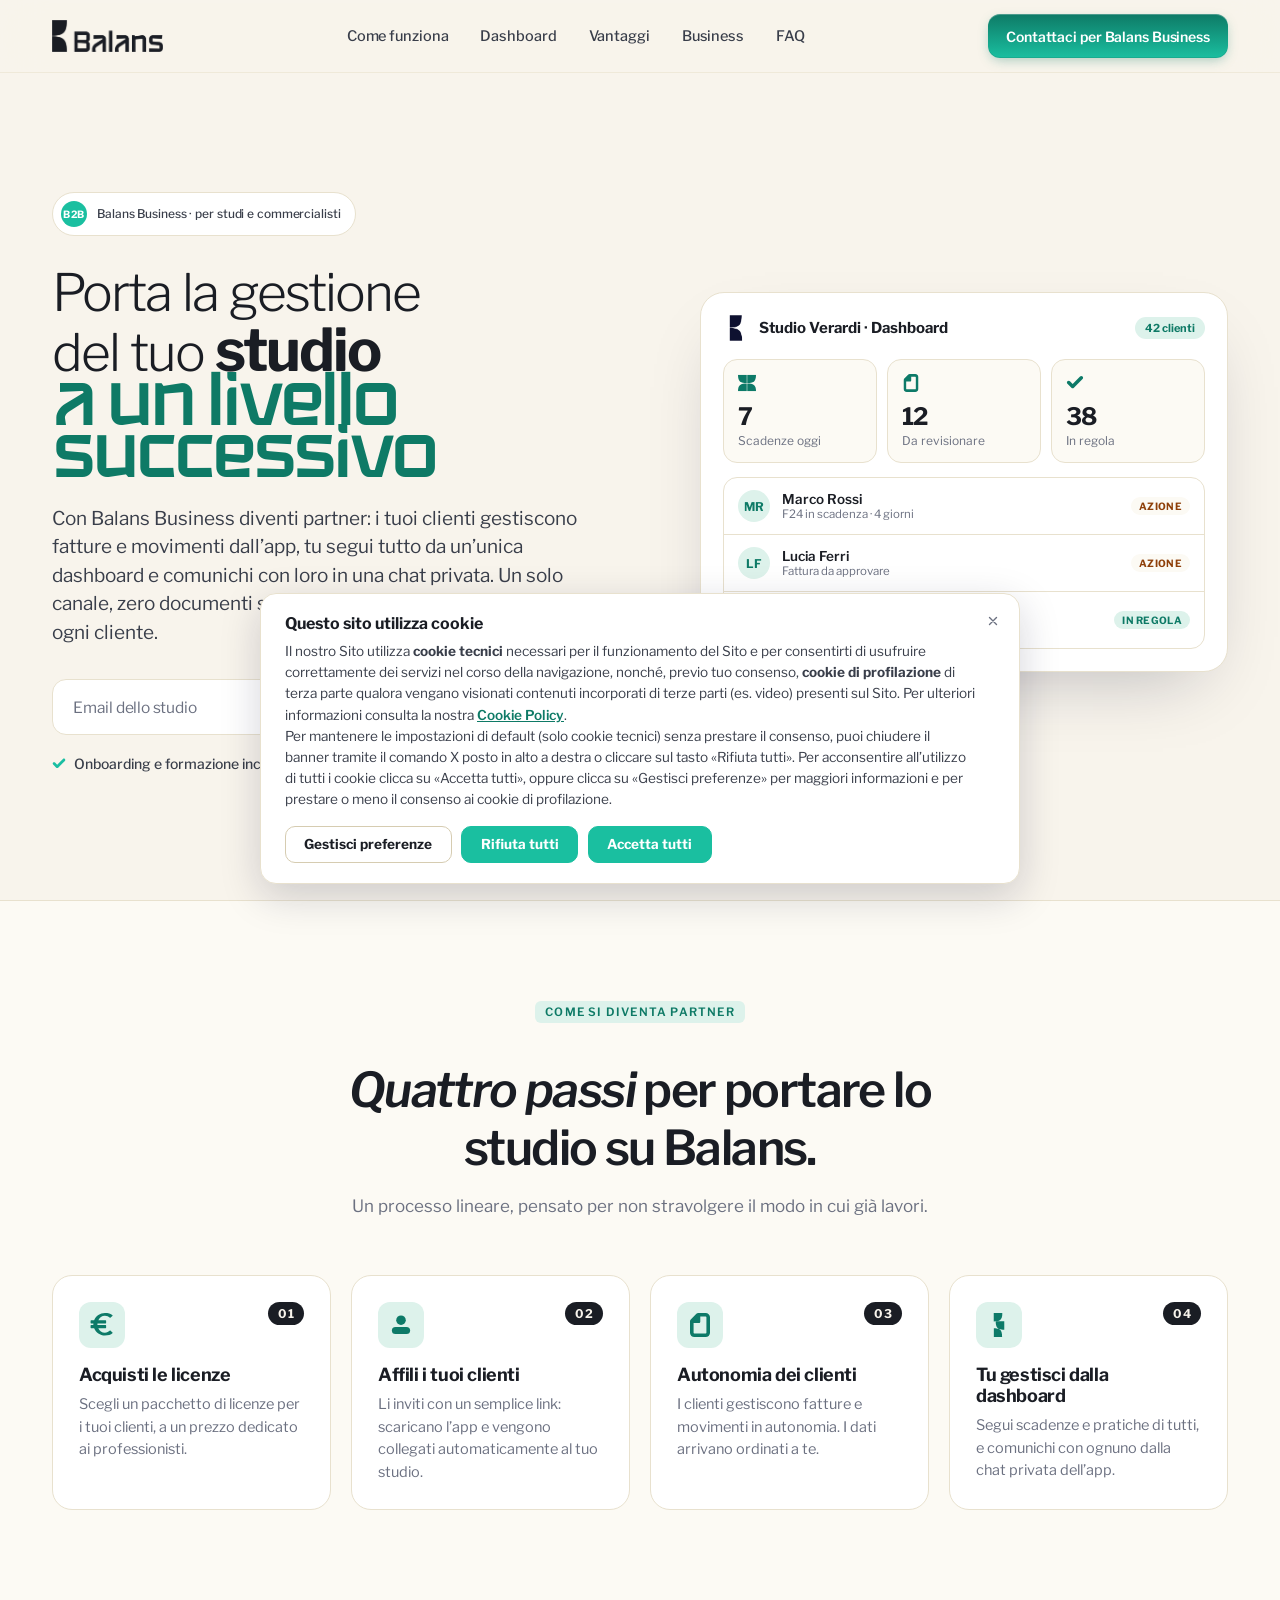
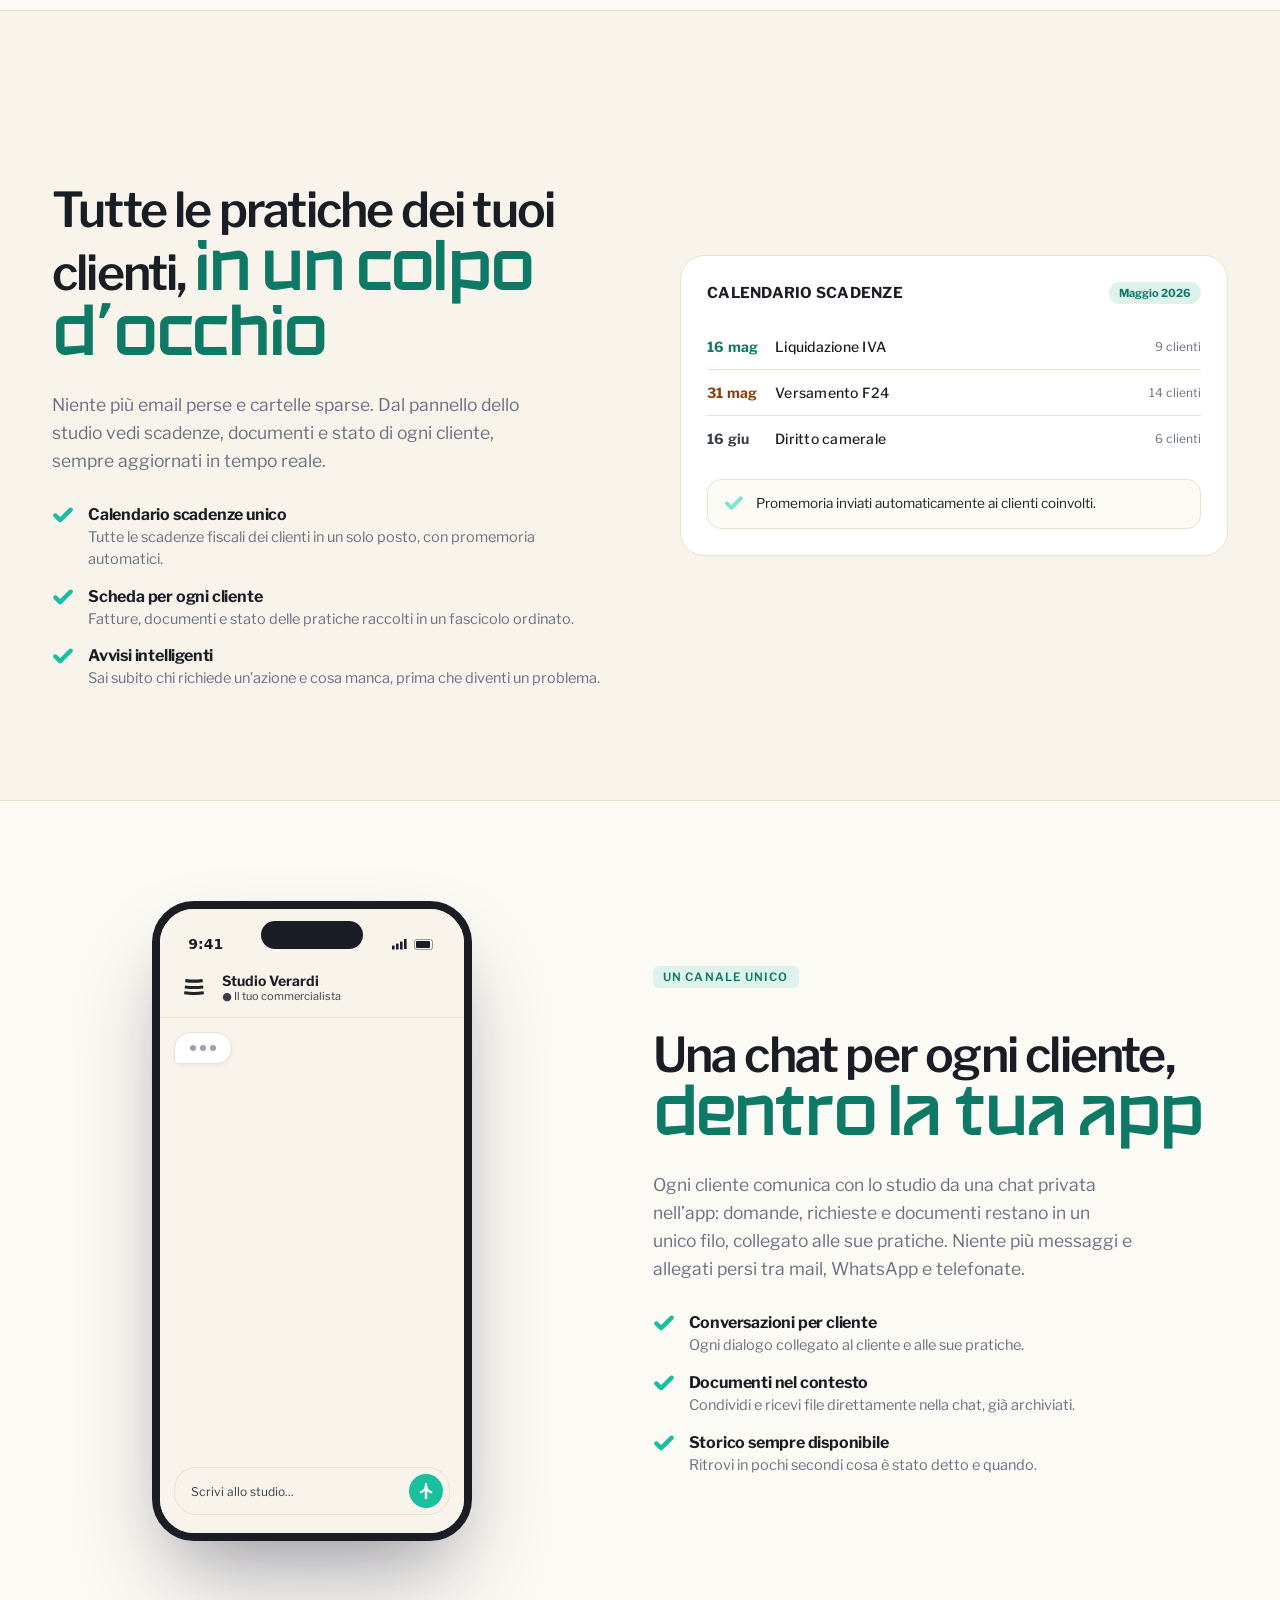
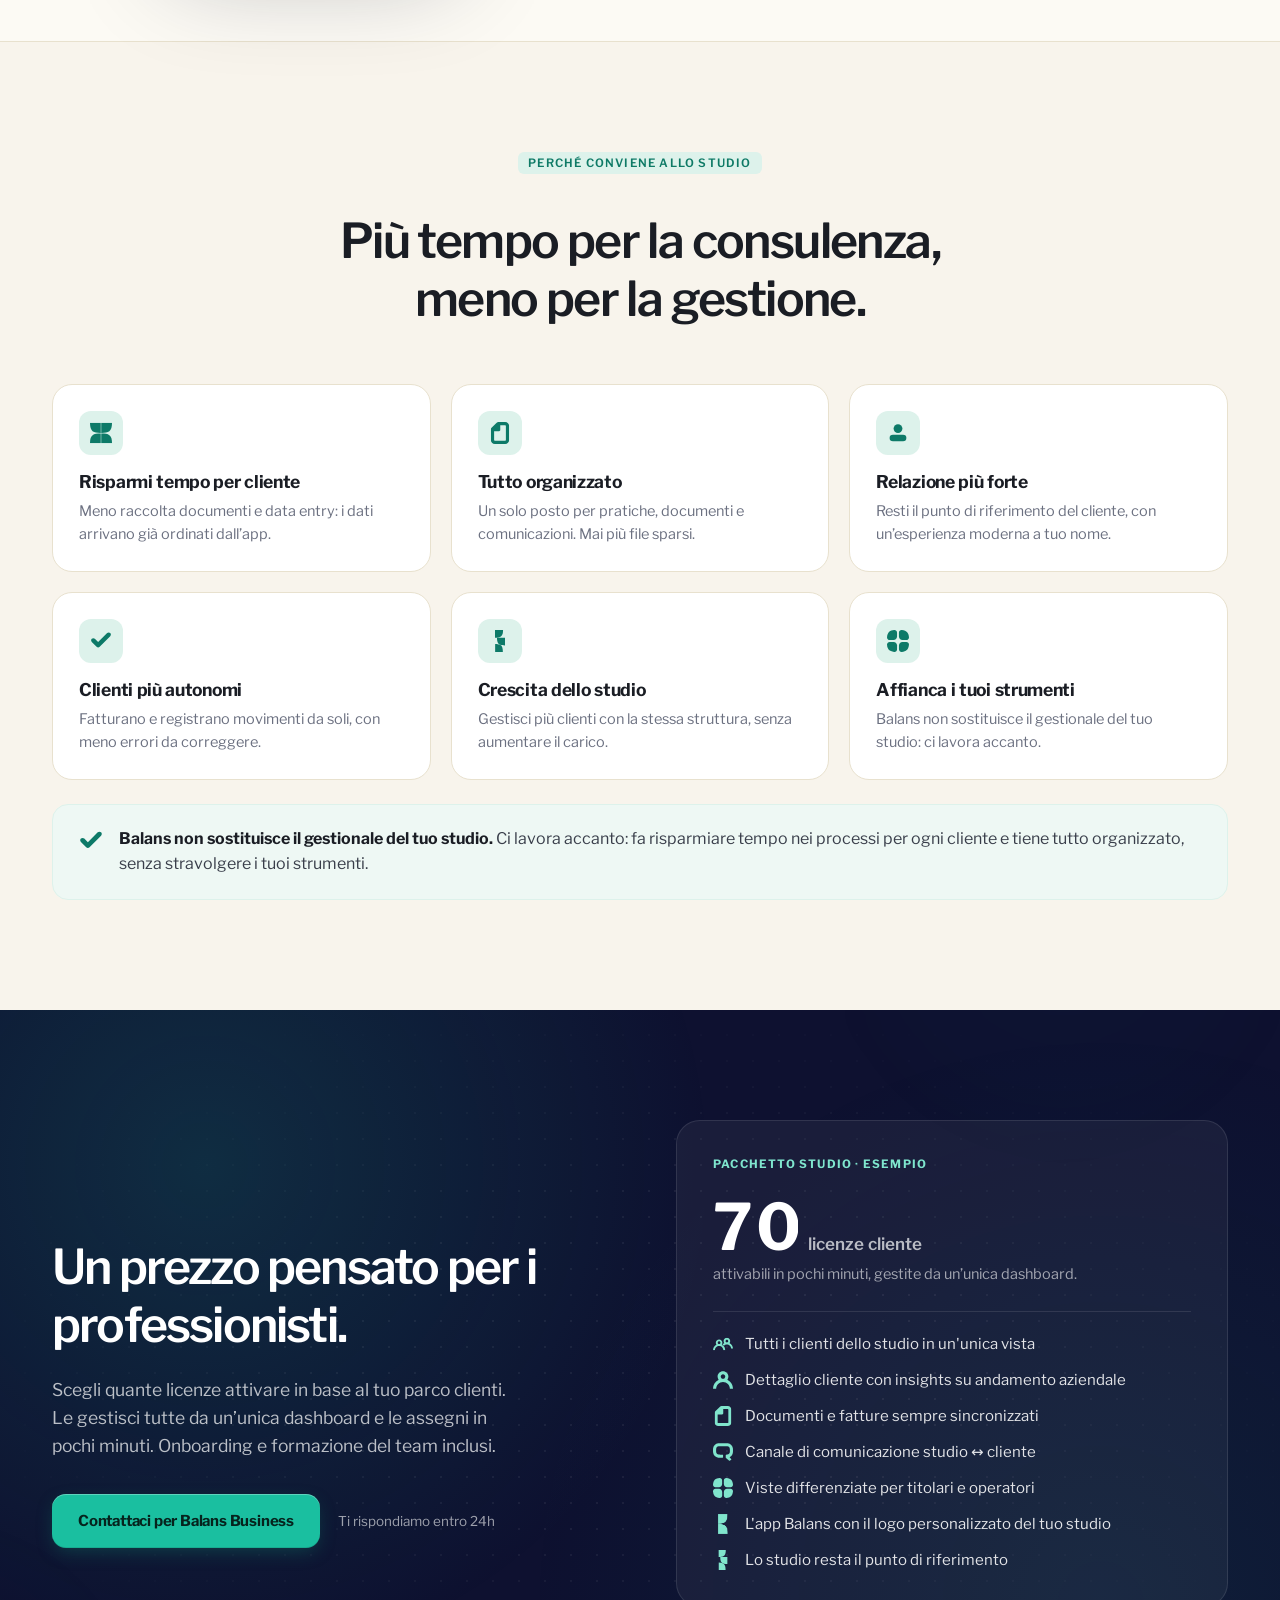
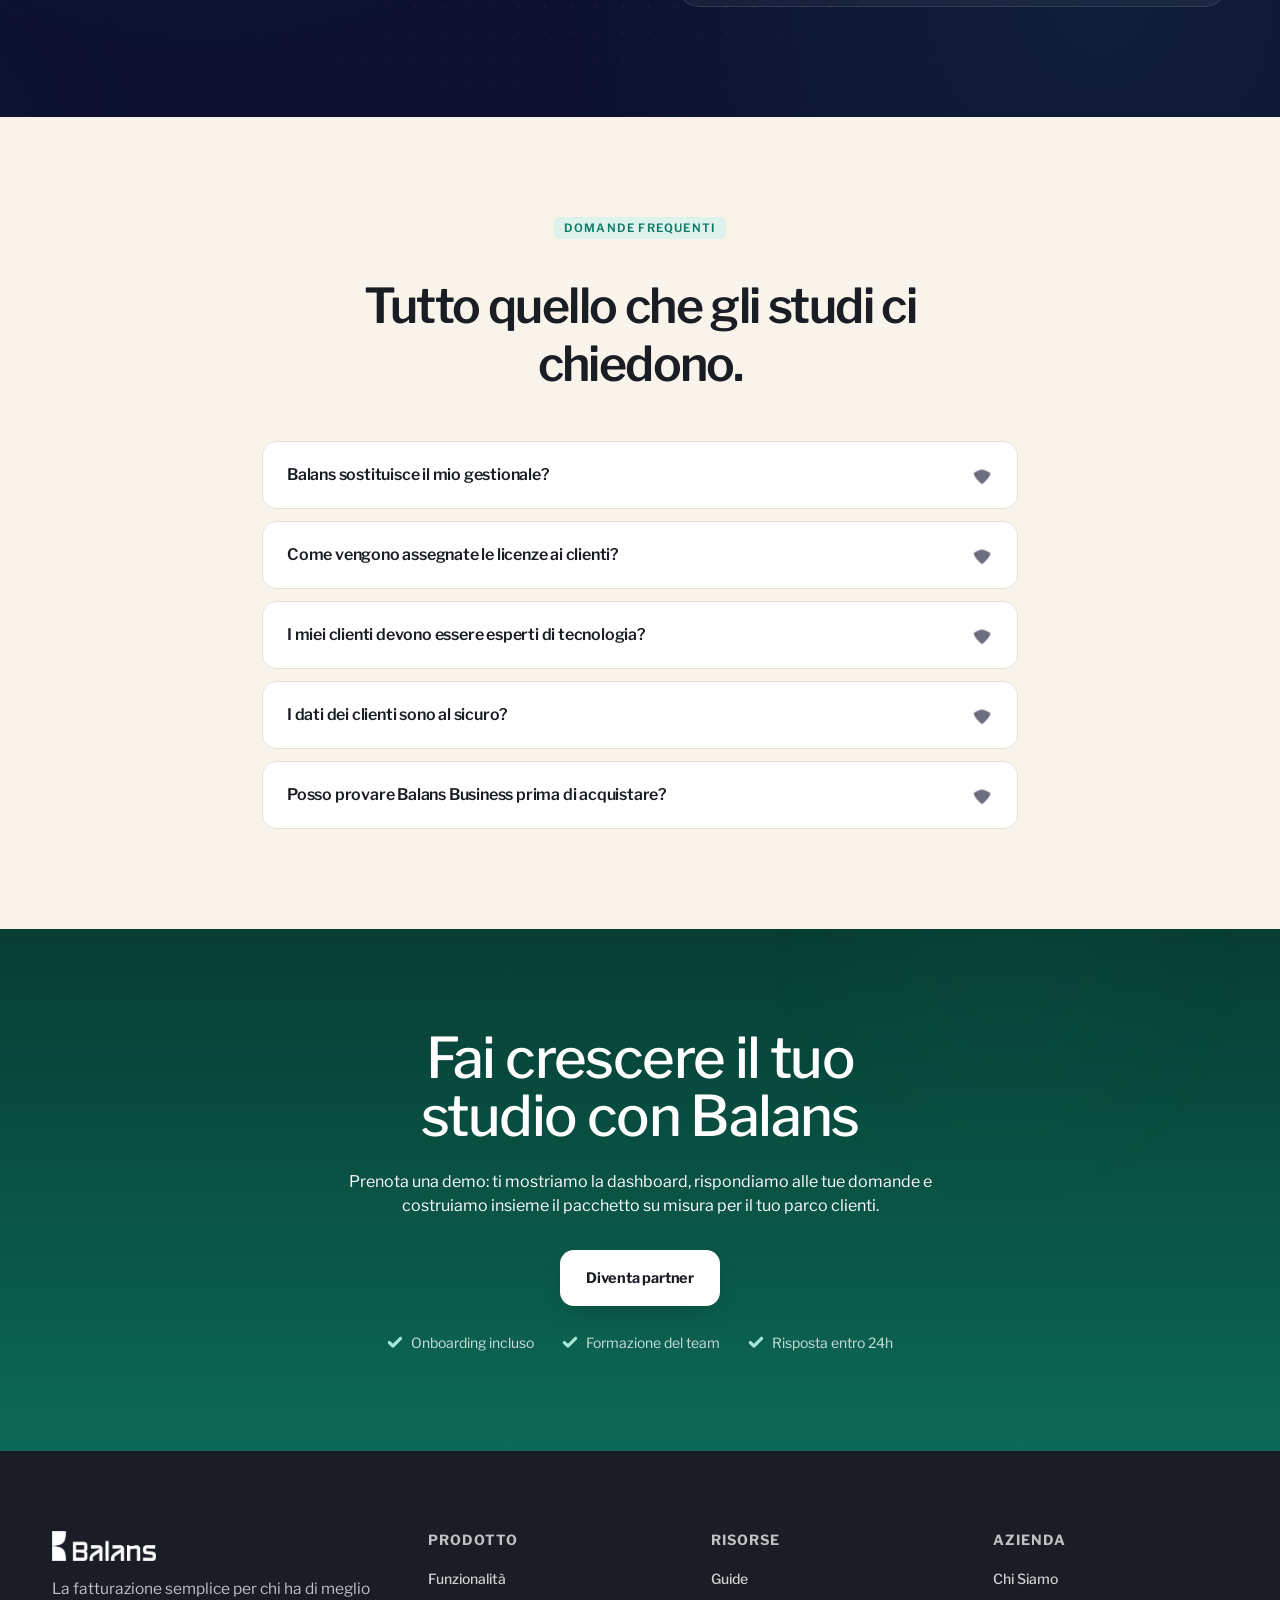
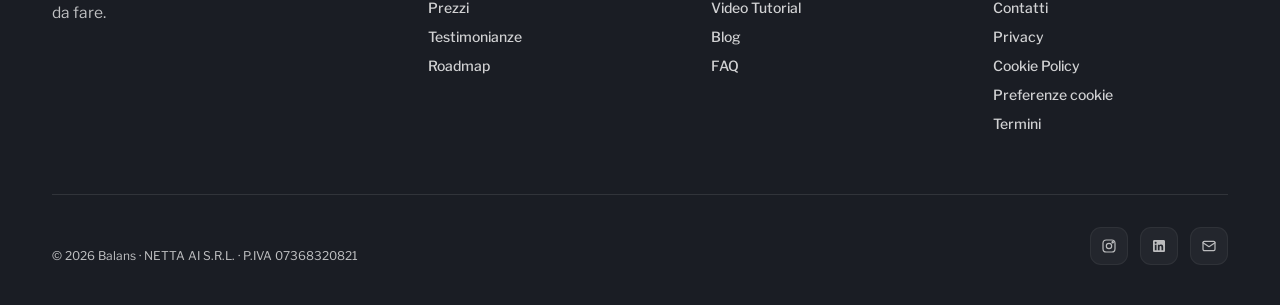
<file: business/index.html>
<html lang="it" data-theme="light">

<head>
    <meta http-equiv="Content-Type" content="text/html; charset=UTF-8">

    <title>Balans Business</title>
    <meta name="description"
        content="Semplifica la gestione aziendale e la collaborazione con il tuo commercialista. Balans centralizza documenti e flussi operativi senza errori">
    <link rel="canonical" href="https://www.balansapp.it/business/" />

    <link rel="icon" type="image/png" href="../favicon/favicon-96x96.png" sizes="96x96" />
    <link rel="icon" type="image/svg+xml" href="../favicon/favicon.svg" />
    <link rel="shortcut icon" href="../favicon/favicon.ico" />
    <link rel="apple-touch-icon" sizes="180x180" href="../favicon/apple-touch-icon.png" />
    <meta name="apple-mobile-web-app-title" content="Balans" />
    <link rel="manifest" href="../favicon/site.webmanifest" />

    <meta name="viewport" content="width=device-width, initial-scale=1">
    <meta name="format-detection" content="telephone=no">
    <link rel="shortcut icon" href="../favicon/favicon.ico" type="image/x-icon">

    <!-- Preload dei font critici above-the-fold -->
    <link rel="preload" href="../assets/fonts/Libre_Franklin/LibreFranklin-VariableFont_wght.woff2" as="font"
        type="font/woff2" crossorigin>
    <link rel="preload" href="../assets/fonts/Galldis/Galldis.woff2" as="font" type="font/woff2" crossorigin>

    <link rel="stylesheet" href="../assets/css/style.css?v=9">
    <!-- animations.css non è critico per il primo paint: caricamento non-bloccante -->
    <link rel="stylesheet" href="../assets/css/animations.css?v=2" media="print" onload="this.media='all'">
    <noscript>
        <link rel="stylesheet" href="../assets/css/animations.css?v=2">
    </noscript>
    <link rel="stylesheet" href="../assets/css/balans-consent.css?v=1">
</head>


<body>

    <!-- ─────────────── HEADER ─────────────── -->
    <header class="hdr">
        <div class="container hdr-row">
            <div class="hdr-brand">
                <a href="https://www.balansapp.it/" class="hdr-brand-link">
                    <span class="logo-wordmark"></span>
                </a>
            </div>
            <nav class="hdr-nav">
                <a href="./#come-funziona">Come funziona</a>
                <a href="./#dashboard">Dashboard</a>
                <a href="./#vantaggi">Vantaggi</a>
                <a href="./#business">Business</a>
                <a href="./#faq">FAQ</a>
            </nav>
            <button class="hdr-cta" type="button" data-demo-scroll>Contattaci per Balans Business</button>
            <!-- <button class="theme-toggle" aria-label="Cambia tema" type="button">
                <svg class="ic-moon" width="18" height="18" viewBox="0 0 24 24" fill="none" stroke="currentColor"
                    stroke-width="2" stroke-linecap="round" stroke-linejoin="round">
                    <path d="M21 13a8 8 0 1 1-10-10 7 7 0 0 0 10 10Z"></path>
                </svg>
                <svg class="ic-sun" width="18" height="18" viewBox="0 0 24 24" fill="none" stroke="currentColor"
                    stroke-width="2" stroke-linecap="round" stroke-linejoin="round">
                    <circle cx="12" cy="12" r="4"></circle>
                    <path d="M12 3v2M12 19v2M3 12h2M19 12h2M5.5 5.5 7 7M17 17l1.5 1.5M5.5 18.5 7 17M17 7l1.5-1.5"
                    ></path>
                </svg>
            </button> -->
        </div>
    </header>

    <main id="main">

    <!-- ─────────────── HERO ─────────────── -->
    <section class="hero hero--business">
        <div class="hero-bg"></div>
        <div class="container hero-grid">
            <div class="hero-text">
                <div class="hero-eyebrow">
                    <span class="dot">B2B</span>
                    Balans Business · per studi e commercialisti
                </div>
                <h1 class="hero-h1 hero-h1--light">
                    Porta la gestione del tuo <b>studio</b>
                    <span class="hero-h1-highlight">a un livello
                        successivo</span>
                </h1>
                <p class="hero-sub hero-sub--lg">
                    Con Balans Business diventi partner: i tuoi clienti gestiscono fatture e movimenti
                    dall’app, tu segui tutto da un’unica dashboard e comunichi con loro in una chat privata.
                    Un solo canale, zero documenti sparsi — e tanto tempo risparmiato su ogni cliente.
                </p>
                <!-- novalidate: la validazione la guida script.js, che al primo
                     invio controlla la sola email per rivelare il campo nome. -->
                <form class="hero-waitlist" id="demo-form" action="../api/subscribe.php" method="POST"
                    novalidate>
                    <input type="checkbox" name="botcheck" class="hero-waitlist-honeypot" tabindex="-1"
                        autocomplete="off" aria-hidden="true" aria-label="botcheck">
                    <div class="hero-waitlist-row">
                        <!-- I due campi condividono la stessa cella: al primo invio l'email
                             esce a sinistra e il nome entra da destra, senza spostare nulla.
                             Il nome è `disabled` finché è fuori campo, così non entra nei
                             dati inviati; l'email invece resta attiva anche da nascosta. -->
                        <div class="hero-input-swap">
                            <input class="hero-input hero-input--email" id="demo-email" name="email" type="email"
                                placeholder="Email dello studio" required="">
                            <input class="hero-input hero-input--name" id="demo-name" name="nome" type="text"
                                placeholder="Il tuo nome" aria-label="Il tuo nome"
                                autocomplete="name" maxlength="60" disabled>
                        </div>
                        <button class="hero-btn" type="submit">
                            <span class="btn-label">Richiedi una demo</span>
                        </button>
                    </div>
                    <div class="hero-waitlist-error" id="demo-error" role="alert" hidden></div>
                </form>
                <div class="hero-perks">
                    <span class="perk"><img src="../assets/img/icons/vettoriale/check.svg" alt=""
                            class="icon-img icon-14 icon-teal">

                        Onboarding e formazione inclusi</span>
                    <span class="perk"><img src="../assets/img/icons/vettoriale/check.svg" alt=""
                            class="icon-img icon-14 icon-teal">

                        Prezzo dedicato ai professionisti</span>
                </div>
            </div>

            <div class="reveal-wrap" data-reveal="right">
                <div class="mock-dashboard">
                    <div class="mock-dashboard-head">
                        <div class="mock-dashboard-brand">
                            <span class="logo-mark"></span>
                            <span class="mock-dashboard-brand-name">Studio
                                Verardi · Dashboard</span>
                        </div>
                        <span class="mock-dashboard-badge">42
                            clienti</span>
                    </div>
                    <div class="mock-stats">

                        <div class="mock-stat-card">
                            <img src="../assets/img/icons/vettoriale/time.svg" alt=""
                                class="mock-stat-icon icon-teal-ink">

                            <div class="mock-stat-value">
                                7</div>
                            <div class="mock-stat-label">
                                Scadenze oggi</div>
                        </div>
                        <div class="mock-stat-card">
                            <img src="../assets/img/icons/vettoriale/doc.svg" alt=""
                                class="mock-stat-icon icon-teal-ink">

                            <div class="mock-stat-value">
                                12</div>
                            <div class="mock-stat-label">Da
                                revisionare</div>
                        </div>
                        <div class="mock-stat-card">
                            <img src="../assets/img/icons/vettoriale/check.svg" alt=""
                                class="mock-stat-icon icon-teal-ink">

                            <div class="mock-stat-value">
                                38</div>
                            <div class="mock-stat-label">In
                                regola</div>
                        </div>
                    </div>
                    <div class="mock-client-list">

                        <div class="mock-client-row">
                            <span class="mock-client-avatar">MR</span>
                            <div class="mock-client-info">
                                <div class="mock-client-name">Marco Rossi</div>
                                <div class="mock-client-detail">F24 in
                                    scadenza · 4 giorni</div>
                            </div>
                            <span class="mock-client-tag">Azione</span>
                        </div>
                        <div class="mock-client-row">
                            <span class="mock-client-avatar">LF</span>
                            <div class="mock-client-info">
                                <div class="mock-client-name">Lucia Ferri</div>
                                <div class="mock-client-detail">Fattura da
                                    approvare</div>
                            </div>
                            <span class="mock-client-tag">Azione</span>
                        </div>
                        <div class="mock-client-row">
                            <span class="mock-client-avatar">AB</span>
                            <div class="mock-client-info">
                                <div class="mock-client-name">Andrea Bianchi</div>
                                <div class="mock-client-detail">Tutto in
                                    regola</div>
                            </div>
                            <span class="mock-client-tag mock-client-tag--ok">In
                                regola</span>
                        </div>
                    </div>
                </div>
            </div>
        </div>
    </section>

    <!-- ─────────────── COME FUNZIONA ─────────────── -->
    <section id="come-funziona" class="section-tinted-bordered">
        <div class="container">
            <div class="section-head" data-reveal>
                <span class="feat-eyebrow">Come si diventa partner</span>
                <h2><em>Quattro passi</em> per portare lo studio su Balans.</h2>
                <p>Un processo lineare,
                    pensato per non stravolgere il modo in cui già lavori.
                </p>
            </div>
            <div class="steps-4">

                <div class="step-card step-card--compact">
                    <span class="step-badge">01</span>
                    <div class="step-icon step-icon--lg">
                        <img src="../assets/img/icons/vettoriale/euro.svg" alt=""
                            class="icon-img icon-24 icon-teal-ink">

                    </div>
                    <div class="step-card-title">
                        Acquisti le licenze</div>
                    <div class="step-card-text">Scegli
                        un pacchetto di licenze per i tuoi clienti, a un prezzo dedicato ai professionisti.</div>
                </div>
                <div class="step-card step-card--compact">
                    <span class="step-badge">02</span>
                    <div class="step-icon step-icon--lg">
                        <img src="../assets/img/icons/vettoriale/user.svg" alt=""
                            class="icon-img icon-24 icon-teal-ink">

                    </div>
                    <div class="step-card-title">
                        Affili i tuoi clienti</div>
                    <div class="step-card-text">Li
                        inviti con un semplice link: scaricano l’app e vengono collegati automaticamente al tuo studio.
                    </div>
                </div>
                <div class="step-card step-card--compact">
                    <span class="step-badge">03</span>
                    <div class="step-icon step-icon--lg">
                        <img src="../assets/img/icons/vettoriale/doc.svg" alt="" class="icon-img icon-24 icon-teal-ink">

                    </div>
                    <div class="step-card-title">
                        Autonomia dei clienti</div>
                    <div class="step-card-text">I
                        clienti gestiscono fatture e movimenti in autonomia. I dati arrivano ordinati a te.</div>
                </div>
                <div class="step-card step-card--compact">
                    <span class="step-badge">04</span>
                    <div class="step-icon step-icon--lg">
                        <img src="../assets/img/icons/vettoriale/balance.svg" alt=""
                            class="icon-img icon-24 icon-teal-ink">

                    </div>
                    <div class="step-card-title">
                        Tu gestisci dalla dashboard</div>
                    <div class="step-card-text">Segui
                        scadenze e pratiche di tutti, e comunichi con ognuno dalla chat privata dell’app.</div>
                </div>
            </div>
        </div>
    </section>

    <!-- ─────────────── DASHBOARD ─────────────── -->
    <section id="dashboard" class="section-plain">
        <div class="container">
            <div class="dash-2col">
                <div class="feature-copy" data-reveal>
                    <span class="feat-eyebrow">La dashboard dello studio</span>
                    <h2>Tutte le pratiche dei tuoi clienti, <span>in un colpo
                            d’occhio</span></h2>
                    <p>
                        Niente più email perse e cartelle sparse. Dal pannello dello studio vedi
                        scadenze, documenti e stato di ogni cliente, sempre aggiornati in tempo reale.
                    </p>
                    <div class="feature-copy-list">

                        <div class="feature-copy-item">
                            <img src="../assets/img/icons/vettoriale/check.svg" alt=""
                                class="icon-img icon-22 icon-teal">

                            <div>
                                <div class="feature-copy-item-title">
                                    Calendario scadenze unico</div>
                                <div class="feature-copy-item-desc">
                                    Tutte le scadenze fiscali dei clienti in un solo posto,
                                    con promemoria automatici.</div>
                            </div>
                        </div>
                        <div class="feature-copy-item">
                            <img src="../assets/img/icons/vettoriale/check.svg" alt=""
                                class="icon-img icon-22 icon-teal">

                            <div>
                                <div class="feature-copy-item-title">
                                    Scheda per ogni cliente</div>
                                <div class="feature-copy-item-desc">
                                    Fatture, documenti e stato delle pratiche raccolti in un
                                    fascicolo ordinato.</div>
                            </div>
                        </div>
                        <div class="feature-copy-item">
                            <img src="../assets/img/icons/vettoriale/check.svg" alt=""
                                class="icon-img icon-22 icon-teal">

                            <div>
                                <div class="feature-copy-item-title">
                                    Avvisi intelligenti</div>
                                <div class="feature-copy-item-desc">Sai
                                    subito chi richiede un’azione e cosa manca, prima che
                                    diventi un problema.</div>
                            </div>
                        </div>
                    </div>
                </div>
                <div data-reveal="right">
                    <div class="calendar-card">
                        <div class="calendar-card-glow"></div>
                        <div class="calendar-card-inner">
                            <div class="calendar-card-head">
                                <span class="calendar-card-head-title">CALENDARIO
                                    SCADENZE</span>
                                <span class="calendar-card-head-badge">Maggio
                                    2026</span>
                            </div>

                            <div class="calendar-row">
                                <div class="calendar-row-date">
                                    16 mag</div>
                                <div class="flex-1">
                                    <div class="calendar-row-label">
                                        Liquidazione IVA</div>
                                </div>
                                <div class="calendar-row-count">9
                                    clienti</div>
                            </div>
                            <div class="calendar-row">
                                <div class="calendar-row-date calendar-row-date--urgent">
                                    31 mag</div>
                                <div class="flex-1">
                                    <div class="calendar-row-label">
                                        Versamento F24</div>
                                </div>
                                <div class="calendar-row-count">14
                                    clienti</div>
                            </div>
                            <div class="calendar-row calendar-row--last">
                                <div class="calendar-row-date calendar-row-date--muted">
                                    16 giu</div>
                                <div class="flex-1">
                                    <div class="calendar-row-label">
                                        Diritto camerale</div>
                                </div>
                                <div class="calendar-row-count">6
                                    clienti</div>
                            </div>
                            <div class="calendar-reminder">
                                <img src="../assets/img/icons/vettoriale/check.svg" alt=""
                                    class="icon-img icon-20 icon-mint">

                                <span>Promemoria
                                    inviati automaticamente ai clienti
                                    coinvolti.</span>
                            </div>
                        </div>
                    </div>
                </div>
            </div>
        </div>
    </section>

    <!-- ─────────────── CHAT PRIVATA ─────────────── -->
    <section class="section-tinted-bordered">
        <div class="container">
            <div class="dash-2col dash-2col--reverse">
                <div class="phone-center" data-reveal="left">
                    <div class="phone">
                        <div class="phone-island"></div>
                        <div class="phone-content">
                            <div class="phone-statusbar">
                                <span>9:41</span>
                                <span class="right">
                                    <svg width="17" height="11" viewBox="0 0 17 11" fill="currentColor">
                                        <rect x="0" y="6.5" width="2.6" height="4" rx="0.6">
                                        </rect>
                                        <rect x="4" y="4.5" width="2.6" height="6" rx="0.6">
                                        </rect>
                                        <rect x="8" y="2.5" width="2.6" height="8" rx="0.6">
                                        </rect>
                                        <rect x="12" y="0" width="2.6" height="10" rx="0.6">
                                        </rect>
                                    </svg>
                                    <svg width="22" height="11" viewBox="0 0 22 11">
                                        <rect x="0.5" y="0.5" width="18" height="10" rx="2" fill="none"
                                            stroke="currentColor" opacity="0.4"></rect>
                                        <rect x="2" y="2" width="14" height="7" rx="1" fill="currentColor"></rect>
                                    </svg>
                                </span>
                            </div>
                            <div class="ps-chat-hdr">
                                <div class="av"><img src="../assets/img/icons/vettoriale/menu.svg" alt=""
                                        class="icon-img icon-20"></div>

                                <div class="flex-1">
                                    <div class="nm">Studio Verardi</div>
                                    <div class="st">&#9679; Il tuo commercialista</div>
                                </div>
                            </div>
                            <div class="ps-chat-body">
                                <div class="bub ai">Ciao Marco! Ho ricevuto la fattura di
                                    aprile, è tutto a posto. 👍</div>
                                <div class="bub me">Perfetto, grazie! Per l’F24 di maggio come
                                    procediamo?</div>
                                <div class="bub ai">Te lo preparo io entro venerdì. Ti avviso
                                    qui appena è pronto.</div>
                                <div class="bub ai-card">
                                    <div class="h"><img src="../assets/img/icons/vettoriale/doc.svg" alt=""
                                            class="icon-img icon-11 icon-teal-ink">
                                        Documento condiviso</div>
                                    <div class="row"><span class="k">F24 maggio 2026</span><span class="v">Pronto</span>
                                    </div>
                                </div>
                                <div class="bub me">Sei un grande 🙌</div>
                            </div>
                            <div class="ps-chat-comp">
                                <span class="ph">Scrivi allo studio...</span>
                                <div class="send-btn"><img src="../assets/img/icons/vettoriale/up.svg" alt=""
                                        class="icon-img icon-16 icon-white">
                                </div>
                            </div>
                        </div>
                    </div>
                </div>
                <div class="feature-copy" data-reveal>
                    <span class="feat-eyebrow">Un canale unico</span>
                    <h2>Una chat per ogni cliente, <span>dentro la tua
                            app</span></h2>
                    <p>
                        Ogni cliente comunica con lo studio da una chat privata nell’app: domande, richieste
                        e documenti restano in un unico filo, collegato alle sue pratiche. Niente più
                        messaggi e allegati persi tra mail, WhatsApp e telefonate.
                    </p>
                    <div class="feature-copy-list">

                        <div class="feature-copy-item">
                            <img src="../assets/img/icons/vettoriale/check.svg" alt=""
                                class="icon-img icon-22 icon-teal">

                            <div>
                                <div class="feature-copy-item-title">
                                    Conversazioni per cliente</div>
                                <div class="feature-copy-item-desc">Ogni
                                    dialogo collegato al cliente e alle sue pratiche.
                                </div>
                            </div>
                        </div>
                        <div class="feature-copy-item">
                            <img src="../assets/img/icons/vettoriale/check.svg" alt=""
                                class="icon-img icon-22 icon-teal">

                            <div>
                                <div class="feature-copy-item-title">
                                    Documenti nel contesto</div>
                                <div class="feature-copy-item-desc">
                                    Condividi e ricevi file direttamente nella chat, già
                                    archiviati.</div>
                            </div>
                        </div>
                        <div class="feature-copy-item">
                            <img src="../assets/img/icons/vettoriale/check.svg" alt=""
                                class="icon-img icon-22 icon-teal">

                            <div>
                                <div class="feature-copy-item-title">
                                    Storico sempre disponibile</div>
                                <div class="feature-copy-item-desc">
                                    Ritrovi in pochi secondi cosa è stato detto e quando.
                                </div>
                            </div>
                        </div>
                    </div>
                </div>
            </div>
        </div>
    </section>

    <!-- ─────────────── VANTAGGI ─────────────── -->
    <section id="vantaggi" class="section-plain">
        <div class="container">
            <div class="section-head" data-reveal>
                <span class="feat-eyebrow">Perché conviene allo studio</span>
                <h2>Più tempo per la consulenza, meno per la gestione.</h2>
            </div>
            <div class="steps-3">

                <div class="step-card step-card--compact">
                    <div class="step-icon step-icon--md">
                        <img src="../assets/img/icons/vettoriale/time.svg" alt=""
                            class="icon-img icon-22 icon-teal-ink">

                    </div>
                    <div class="step-card-title step-card-title--sm">
                        Risparmi tempo per cliente</div>
                    <div class="step-card-text">Meno
                        raccolta documenti e data entry: i dati arrivano già ordinati dall’app.</div>
                </div>
                <div class="step-card step-card--compact">
                    <div class="step-icon step-icon--md">
                        <img src="../assets/img/icons/vettoriale/doc.svg" alt="" class="icon-img icon-22 icon-teal-ink">

                    </div>
                    <div class="step-card-title step-card-title--sm">
                        Tutto organizzato</div>
                    <div class="step-card-text">Un
                        solo posto per pratiche, documenti e comunicazioni. Mai più file sparsi.</div>
                </div>
                <div class="step-card step-card--compact">
                    <div class="step-icon step-icon--md">
                        <img src="../assets/img/icons/vettoriale/user.svg" alt=""
                            class="icon-img icon-22 icon-teal-ink">

                    </div>
                    <div class="step-card-title step-card-title--sm">
                        Relazione più forte</div>
                    <div class="step-card-text">Resti
                        il punto di riferimento del cliente, con un’esperienza moderna a tuo nome.</div>
                </div>
                <div class="step-card step-card--compact">
                    <div class="step-icon step-icon--md">
                        <img src="../assets/img/icons/vettoriale/check.svg" alt=""
                            class="icon-img icon-22 icon-teal-ink">

                    </div>
                    <div class="step-card-title step-card-title--sm">
                        Clienti più autonomi</div>
                    <div class="step-card-text">
                        Fatturano e registrano movimenti da soli, con meno errori da correggere.</div>
                </div>
                <div class="step-card step-card--compact">
                    <div class="step-icon step-icon--md">
                        <img src="../assets/img/icons/vettoriale/balance.svg" alt=""
                            class="icon-img icon-22 icon-teal-ink">

                    </div>
                    <div class="step-card-title step-card-title--sm">
                        Crescita dello studio</div>
                    <div class="step-card-text">
                        Gestisci più clienti con la stessa struttura, senza aumentare il carico.</div>
                </div>
                <div class="step-card step-card--compact">
                    <div class="step-icon step-icon--md">
                        <img src="../assets/img/icons/vettoriale/hub.svg" alt="" class="icon-img icon-22 icon-teal-ink">

                    </div>
                    <div class="step-card-title step-card-title--sm">
                        Affianca i tuoi strumenti</div>
                    <div class="step-card-text">
                        Balans non sostituisce il gestionale del tuo studio: ci lavora accanto.</div>
                </div>
            </div>
            <div class="reassurance-box" data-reveal="scale">
                <img src="../assets/img/icons/vettoriale/check.svg" alt="" class="icon-img icon-24 icon-teal-ink">

                <div class="reassurance-box-text">
                    <strong>Balans non sostituisce
                        il gestionale del tuo studio.</strong>
                    Ci lavora accanto: fa risparmiare tempo nei processi per ogni cliente e tiene tutto organizzato,
                    senza stravolgere i tuoi strumenti.
                </div>
            </div>
        </div>
    </section>

    <!-- ─────────────── PACCHETTO ─────────────── -->
    <section id="business" class="dark-glow-section">
        <div class="dark-glow-bg">
        </div>
        <div class="container">
            <div class="dash-2col dash-2col--tight">
                <div class="feature-copy feature-copy--dark" data-reveal>
                    <span class="feat-eyebrow business-eyebrow">Il pacchetto
                        licenze</span>
                    <h2>Un prezzo pensato per i professionisti.</h2>
                    <p>
                        Scegli quante licenze attivare in base al tuo parco clienti. Le gestisci tutte da
                        un’unica dashboard e le assegni in pochi minuti. Onboarding e formazione del team inclusi.
                    </p>
                    <div class="business-actions business-actions--spaced">
                        <button type="button" data-demo-scroll class="hero-btn business-cta-btn">
                            Contattaci per Balans Business
                        </button>
                        <span class="business-note">Ti
                            rispondiamo entro 24h</span>
                    </div>
                </div>
                <div class="stat-panel" data-reveal="scale">
                    <div class="stat-panel-label">
                        Pacchetto studio · esempio</div>
                    <div class="stat-panel-figure">
                        <span class="stat-panel-number" data-slot="70">70</span>
                        <span class="stat-panel-unit">licenze
                            cliente</span>
                    </div>
                    <div class="stat-panel-caption">attivabili in pochi
                        minuti, gestite da un’unica dashboard.</div>
                    <div class="stat-panel-list">
                        <div class="stat-panel-item">
                            <img src="../assets/img/icons/vettoriale/clients.svg" alt=""
                                class="icon-img icon-20 icon-mint">
                            <span>Tutti i clienti
                                dello studio in un'unica vista</span>
                        </div>
                        <div class="stat-panel-item">
                            <img src="../assets/img/icons/vettoriale/profile.svg" alt=""
                                class="icon-img icon-20 icon-mint">
                            <span>Dettaglio cliente con insights su andamento aziendale</span>
                        </div>
                        <div class="stat-panel-item">
                            <img src="../assets/img/icons/vettoriale/doc.svg" alt="" class="icon-img icon-20 icon-mint">
                            <span>Documenti e fatture
                                sempre sincronizzati</span>
                        </div>
                        <div class="stat-panel-item">
                            <img src="../assets/img/icons/vettoriale/chat.svg" alt="" class="icon-img icon-20 icon-mint">
                            <span>Canale di
                                comunicazione studio ↔ cliente</span>
                        </div>
                        <div class="stat-panel-item">
                            <img src="../assets/img/icons/vettoriale/hub.svg" alt="" class="icon-img icon-20 icon-mint">
                            <span>Viste differenziate per titolari e operatori</span>
                        </div>
                        <div class="stat-panel-item">
                            <img src="../assets/img/logos/logo-bianco.png" alt="" class="icon-img icon-20 icon-mint">
                            <span>L'app Balans con il logo personalizzato del tuo studio</span>
                        </div>
                        <div class="stat-panel-item">
                            <img src="../assets/img/icons/vettoriale/balance.svg" alt=""
                                class="icon-img icon-20 icon-mint">
                            <span>Lo studio resta il
                                punto di riferimento</span>
                        </div>
                    </div>
                </div>
            </div>
        </div>
    </section>

    <!-- ─────────────── FAQ ─────────────── -->
    <section id="faq" class="section-faq">
        <div class="container container--820">
            <div class="section-head section-head--wide" data-reveal>
                <span class="feat-eyebrow">Domande frequenti</span>
                <h2>Tutto quello che gli studi ci chiedono.</h2>
            </div>
            <div class="faq-list">

                <div class="faq-item">
                    <button class="faq-q" type="button">
                        <span>Balans sostituisce il mio gestionale?</span>
                        <span class="faq-icon" aria-hidden="true"></span>
                        <img src="../assets/img/icons/png/chevronDown.png" alt="" class="chev">
                    </button>
                    <div class="faq-a">
                        No. Balans affianca il gestionale dello studio: serve a snellire la
                        raccolta dati, la comunicazione e l’organizzazione documentale dei clienti, non a sostituire
                        i tuoi strumenti di contabilità.
                    </div>
                </div>
                <div class="faq-item">
                    <button class="faq-q" type="button">
                        <span>Come vengono assegnate le licenze ai clienti?</span>
                        <span class="faq-icon" aria-hidden="true"></span>
                        <img src="../assets/img/icons/png/chevronDown.png" alt="" class="chev">
                    </button>
                    <div class="faq-a">
                        Acquisti un pacchetto e inviti i tuoi clienti con un link. Loro
                        scaricano l’app, si registrano e vengono collegati automaticamente al tuo studio. Gestisci
                        attivazioni e disattivazioni dalla dashboard.
                    </div>
                </div>
                <div class="faq-item">
                    <button class="faq-q" type="button">
                        <span>I miei clienti devono essere esperti di tecnologia?</span>
                        <span class="faq-icon" aria-hidden="true"></span>
                        <img src="../assets/img/icons/png/chevronDown.png" alt="" class="chev">
                    </button>
                    <div class="faq-a">
                        No. L’app è pensata per essere semplice come scrivere un messaggio.
                        La maggior parte delle operazioni si fa in pochi tocchi, e tu resti a disposizione nella
                        chat.
                    </div>
                </div>
                <div class="faq-item">
                    <button class="faq-q" type="button">
                        <span>I dati dei clienti sono al sicuro?</span>
                        <span class="faq-icon" aria-hidden="true"></span>
                        <img src="../assets/img/icons/png/chevronDown.png" alt="" class="chev">
                    </button>
                    <div class="faq-a">
                        Sì. I dati sono protetti, ospitati in Europa e trattati nel
                        rispetto del GDPR. Ogni cliente è collegato solo al proprio studio.
                    </div>
                </div>
                <div class="faq-item">
                    <button class="faq-q" type="button">
                        <span>Posso provare Balans Business prima di acquistare?</span>
                        <span class="faq-icon" aria-hidden="true"></span>
                        <img src="../assets/img/icons/png/chevronDown.png" alt="" class="chev">
                    </button>
                    <div class="faq-a">
                        Certo. Ti mostriamo la dashboard in una demo dedicata e definiamo
                        insieme il pacchetto più adatto al tuo parco clienti.
                    </div>
                </div>
            </div>
        </div>
    </section>

    <!-- ─────────────── CTA finale ─────────────── -->
    <section class="cta cta--dark">
        <div class="container container--760-centered" data-reveal>
            <h2 class="cta-title--lg">
                Fai crescere il tuo studio con Balans</h2>
            <p class="cta-final-desc" style="color: #fff;">
                Prenota una demo: ti mostriamo la dashboard, rispondiamo alle tue domande e
                costruiamo insieme il pacchetto su misura per il tuo parco clienti.
            </p>
            <button class="cta-btn-white cta-btn-white--accent cta-btn-white--lg" type="button" data-demo-scroll>
                Diventa partner
            </button>
            <div class="cta-final-perks">
                <span class="cta-final-perk"><img src="../assets/img/icons/vettoriale/check.svg" alt=""
                        class="icon-img icon-16 icon-mint-bright">

                    Onboarding incluso</span>
                <span class="cta-final-perk"><img src="../assets/img/icons/vettoriale/check.svg" alt=""
                        class="icon-img icon-16 icon-mint-bright">

                    Formazione del team</span>
                <span class="cta-final-perk"><img src="../assets/img/icons/vettoriale/check.svg" alt=""
                        class="icon-img icon-16 icon-mint-bright">

                    Risposta entro 24h</span>
            </div>
        </div>
    </section>

    </main>

    <!-- ─────────────── FOOTER ─────────────── -->
    <footer class="ftr">
        <div class="container">
            <div class="ftr-top">
                <div>
                    <span class="logo-wordmark light"></span>
                    <p class="ftr-tagline">
                        La fatturazione semplice per chi ha di meglio da fare.
                    </p>
                </div>
                <div>
                    <h3>Prodotto</h3>
                    <a href="./#">Funzionalità</a>
                    <a href="./#">Prezzi</a>
                    <a href="./#">Testimonianze</a>
                    <a href="./#">Roadmap</a>
                </div>
                <div>
                    <h3>Risorse</h3>
                    <a href="./#">Guide</a>
                    <a href="./#">Video Tutorial</a>
                    <a href="./#">Blog</a>
                    <a href="./#">FAQ</a>
                </div>
                <div>
                    <h3>Azienda</h3>
                    <a href="./#">Chi Siamo</a>
                    <a href="mailto:info@balansapp.it">Contatti</a>
                    <a href="../privacy/" target="_blank">Privacy</a>
                    <a href="../cookie/" target="_blank">Cookie Policy</a>
                    <a href="../cookie/" data-cc-open>Preferenze cookie</a>
                    <a href="./#">Termini</a>
                </div>
            </div>
            <div class="ftr-bottom">
                <div class="ftr-legal">
                    © 2026 Balans · NETTA AI S.R.L. · P.IVA 07368320821<br>
                </div>
                <div class="ftr-social">
                    <a href="../#" aria-label="Instagram">
                        <svg width="16" height="16" viewBox="0 0 24 24" fill="none" stroke="currentColor"
                            stroke-width="1.8" stroke-linecap="round" stroke-linejoin="round">
                            <rect x="3" y="3" width="18" height="18" rx="5"></rect>
                            <circle cx="12" cy="12" r="4"></circle>
                            <circle cx="17.5" cy="6.5" r="1" fill="currentColor"></circle>
                        </svg>
                    </a>
                    <a href="https://www.linkedin.com/company/balans-app/" aria-label="LinkedIn" target="_blank">
                        <svg width="16" height="16" viewBox="0 0 24 24" fill="currentColor">
                            <path
                                d="M19 3H5C3.9 3 3 3.9 3 5v14c0 1.1.9 2 2 2h14c1.1 0 2-.9 2-2V5c0-1.1-.9-2-2-2zM8.3 18.3H5.7V10h2.6v8.3zM7 8.8c-.8 0-1.5-.7-1.5-1.5S6.2 5.8 7 5.8s1.5.7 1.5 1.5S7.8 8.8 7 8.8zm11.3 9.5h-2.6v-4.6c0-1.1-.4-1.8-1.4-1.8-.8 0-1.2.5-1.4 1v5.4h-2.6V10h2.5v1.1c.3-.5 1.1-1.3 2.5-1.3 1.8 0 3 1.2 3 3.7v4.8z">
                            </path>
                        </svg>
                    </a>
                    <a href="mailto:info@balansapp.it" aria-label="Email">
                        <svg width="16" height="16" viewBox="0 0 24 24" fill="none" stroke="currentColor"
                            stroke-width="1.8" stroke-linecap="round" stroke-linejoin="round">
                            <rect x="3" y="5" width="18" height="14" rx="2"></rect>
                            <path d="m3 7 9 6 9-6"></path>
                        </svg>
                    </a>
                </div>
            </div>
        </div>
    </footer>

    <!-- ─────────────── DEMO CONFIRM MODAL ─────────────── -->
    <div class="wl-modal-overlay" id="demo-modal" hidden>
        <div class="wl-modal" role="dialog" aria-modal="true" aria-labelledby="demo-modal-title">
            <button class="wl-modal-close" type="button" aria-label="Chiudi">
                <svg width="14" height="14" viewBox="0 0 24 24" fill="none" stroke="currentColor" stroke-width="2.4"
                    stroke-linecap="round" stroke-linejoin="round">
                    <path d="M18 6 6 18M6 6l12 12"></path>
                </svg>
            </button>
            <div class="wl-modal-icon">
                <img src="../assets/img/icons/vettoriale/check.svg" alt="" class="icon-img icon-26 icon-teal-ink">
            </div>
            <h3 id="demo-modal-title">Richiesta ricevuta!</h3>
            <p>Grazie per l'interesse verso Balans Business. Ti contatteremo entro 24h per fissare la demo.</p>
            <button class="wl-modal-ok hero-btn" type="button">Fatto</button>
        </div>
    </div>

    <script src="../assets/js/script.js?v=5" defer></script>
    <script src="../assets/js/animations.js?v=2" defer></script>
    <script src="../assets/js/balans-consent.js?v=1" defer></script>


</body>

</html>
</file>
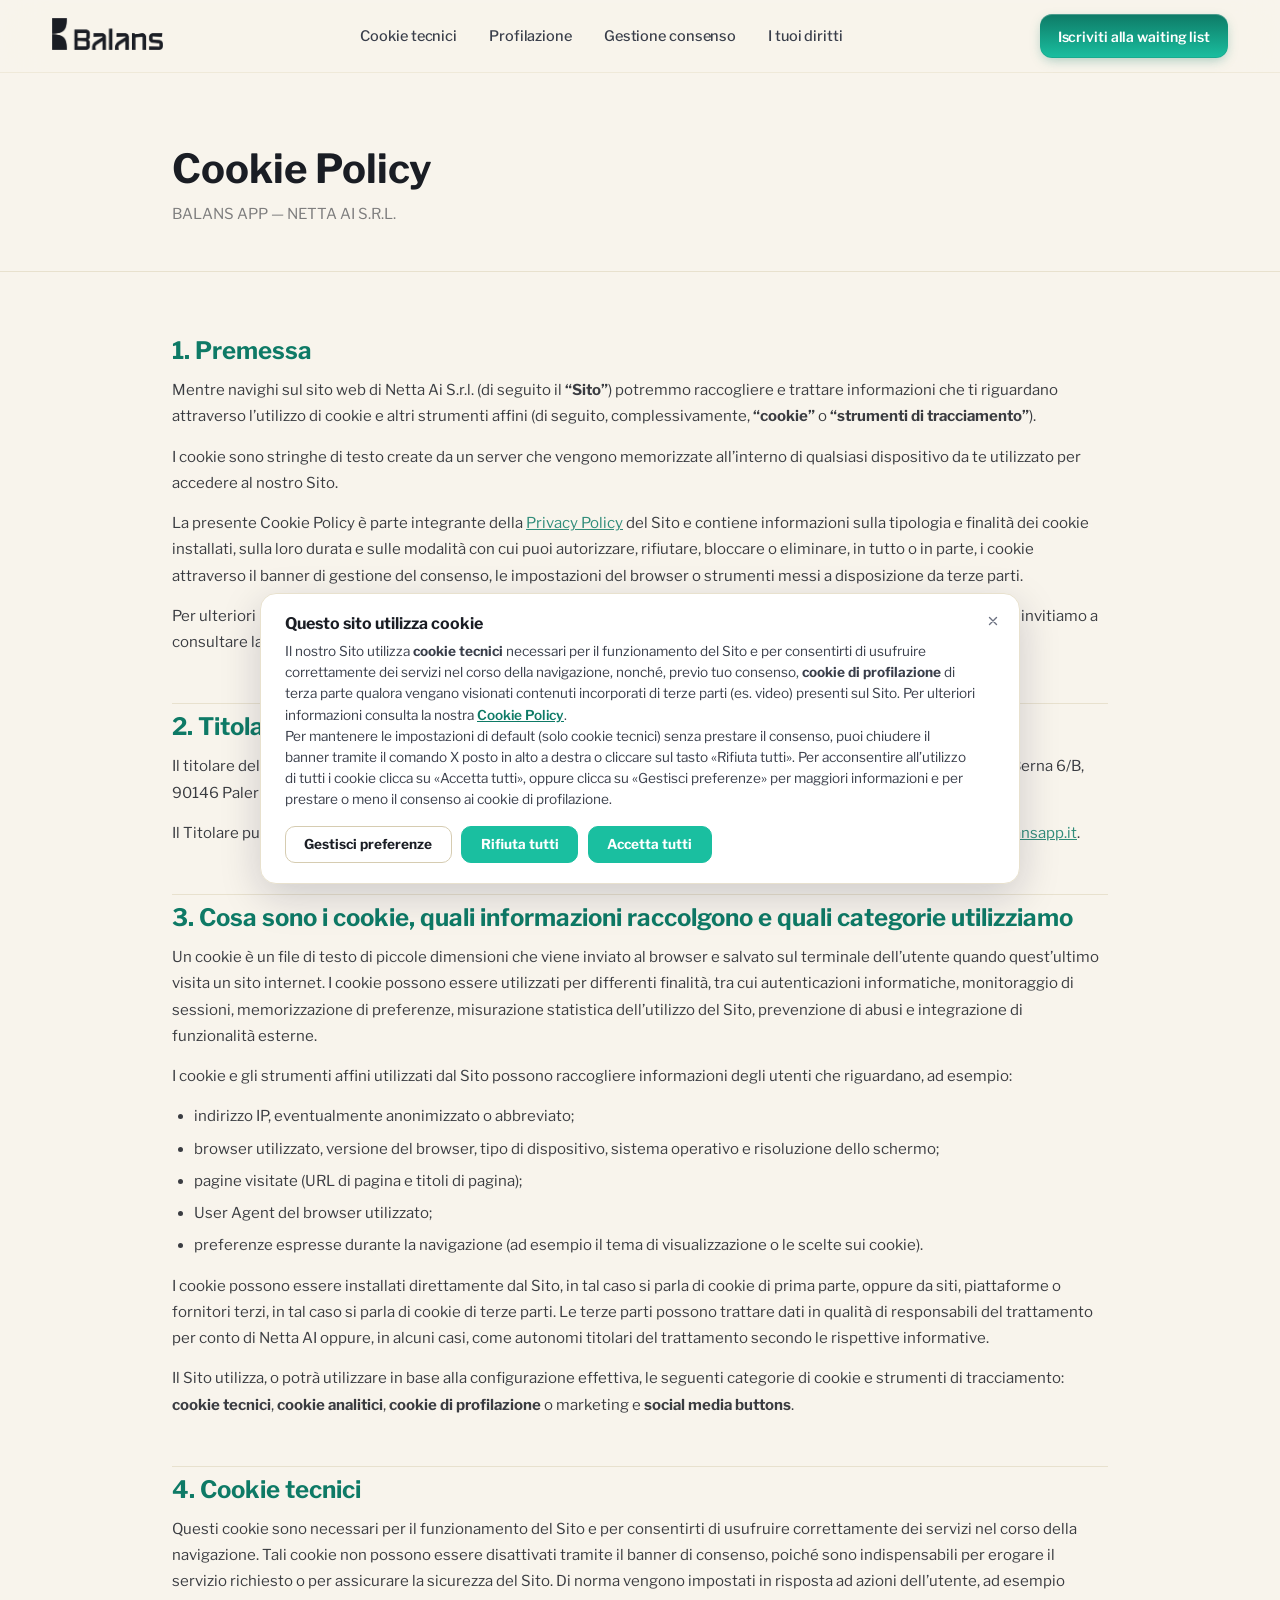
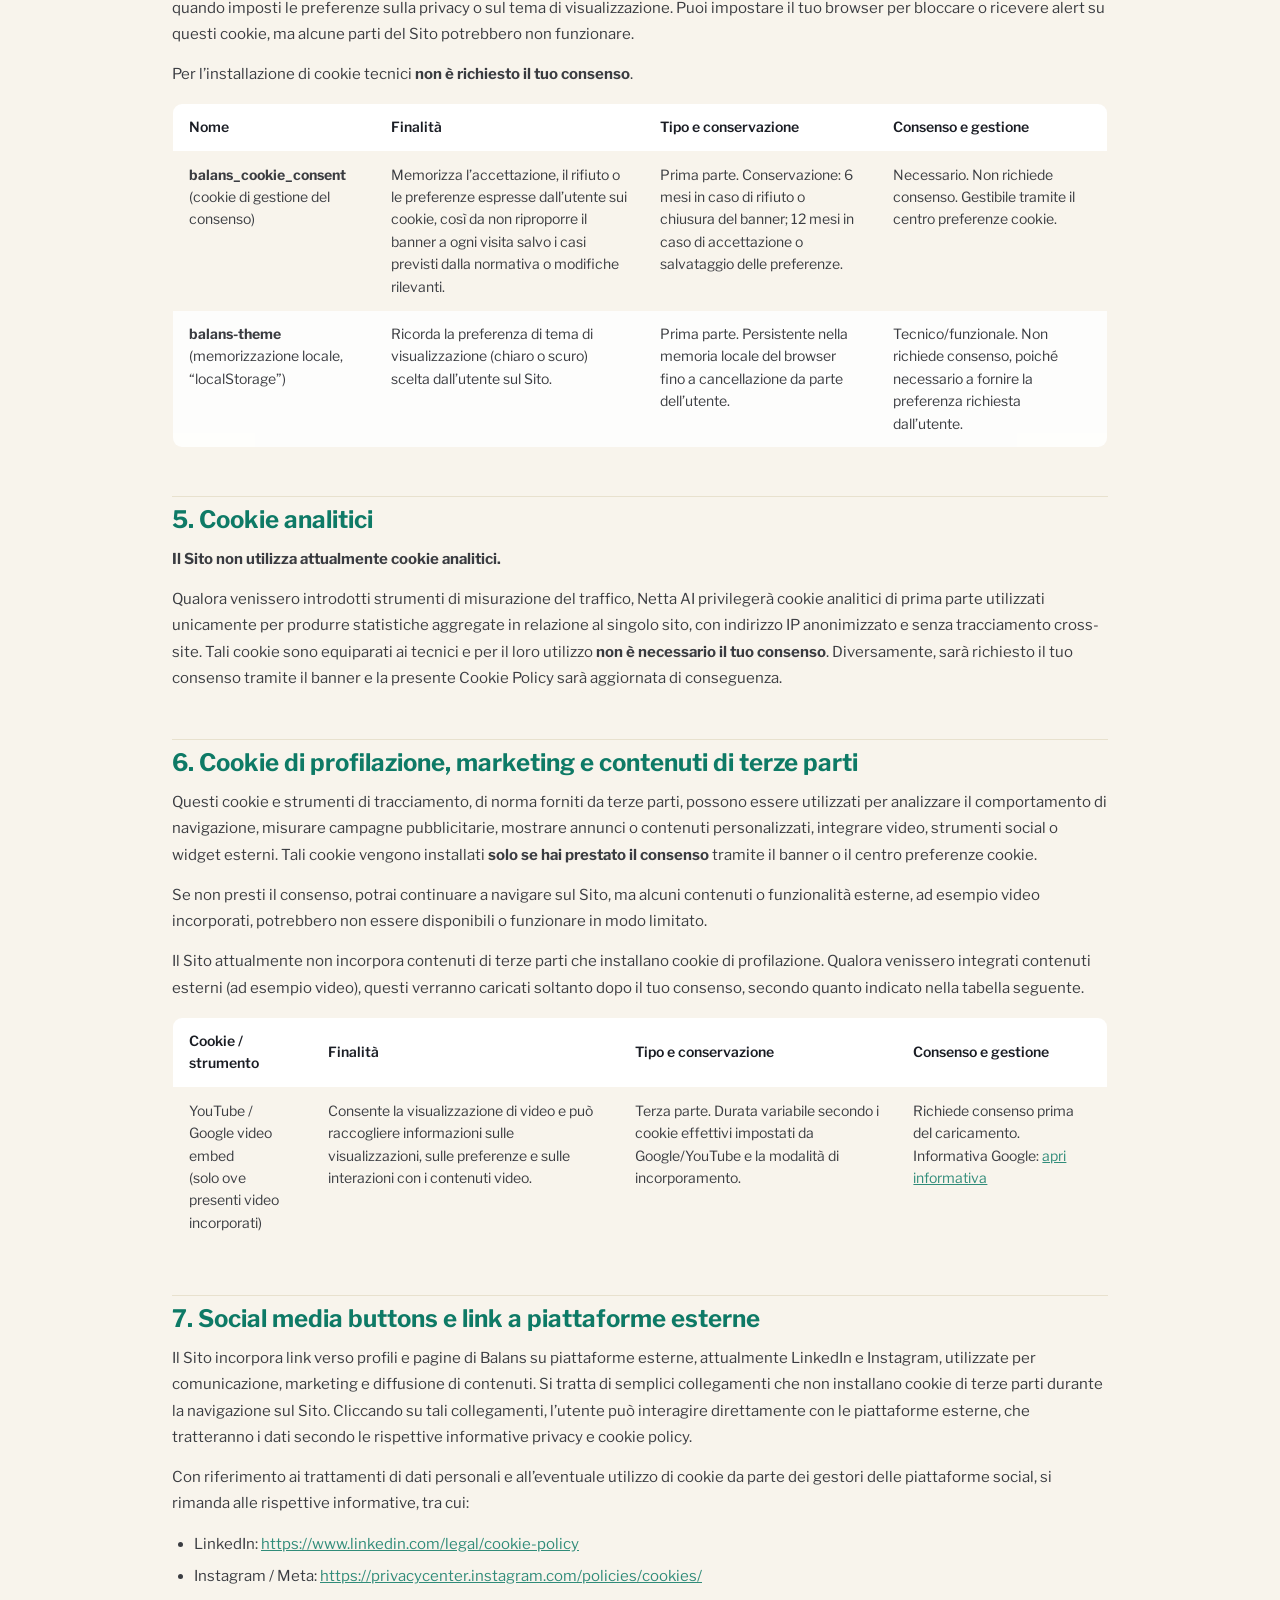
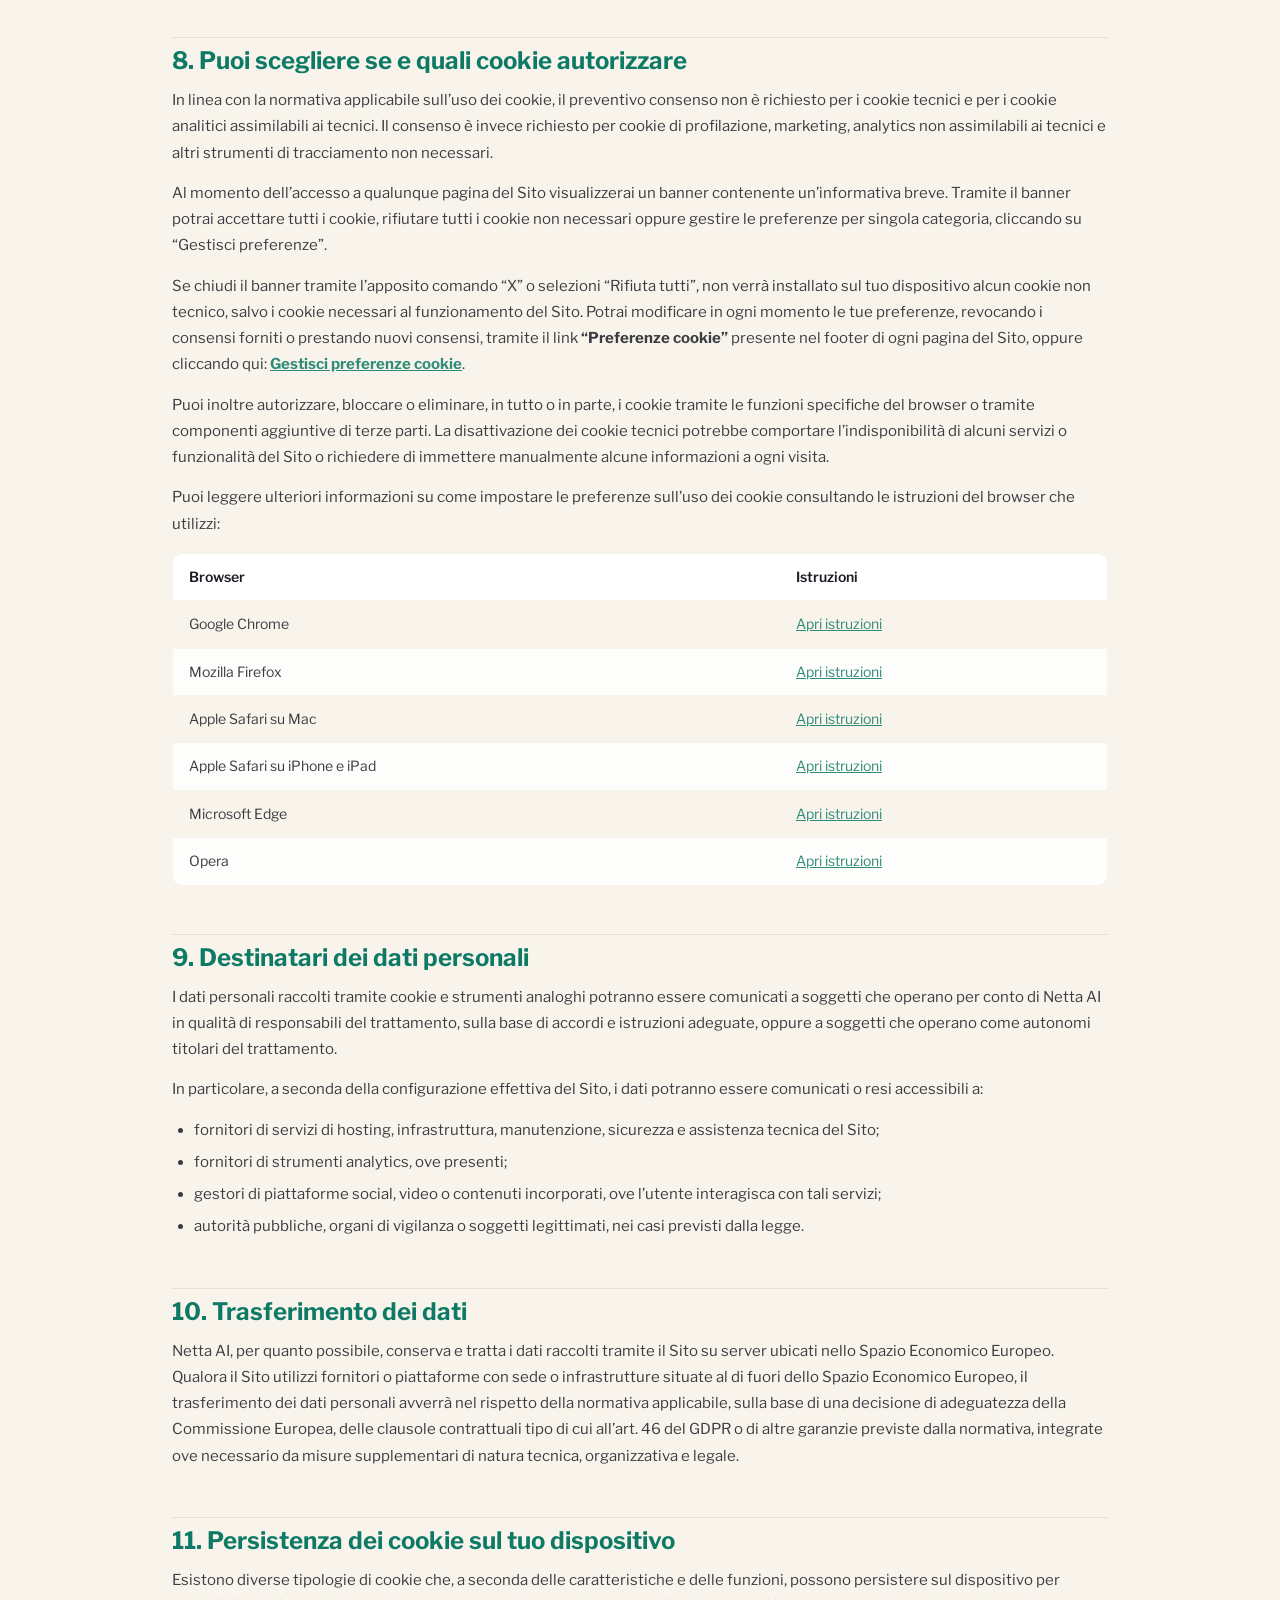
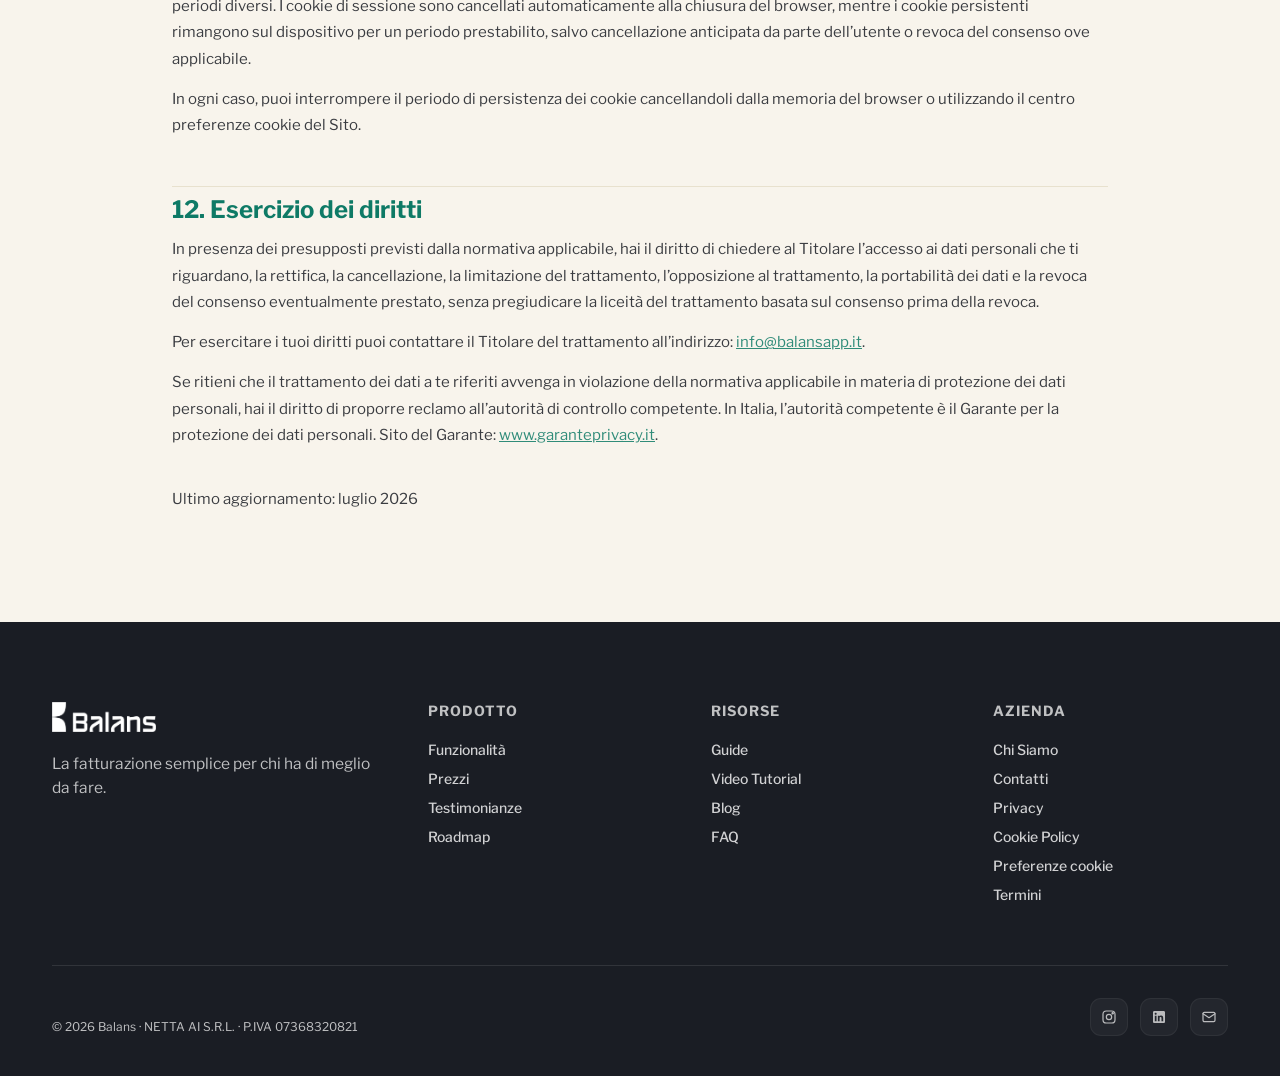
<file: cookie/index.html>
<!DOCTYPE html>
<html lang="it">

<head>
  <meta http-equiv="Content-Type" content="text/html; charset=UTF-8">

  <title>Cookie Policy</title>
  <meta name="description"
    content="Cookie Policy di Balans: informazioni sui cookie utilizzati dal sito, sulle loro finalità e su come gestire le tue preferenze di consenso.">
  <link rel="canonical" href="https://www.balansapp.it/cookie/" />

  <link rel="icon" type="image/png" href="../favicon/favicon-96x96.png" sizes="96x96" />
  <link rel="icon" type="image/svg+xml" href="../favicon/favicon.svg" />
  <link rel="shortcut icon" href="../favicon/favicon.ico" />
  <link rel="apple-touch-icon" sizes="180x180" href="../favicon/apple-touch-icon.png" />
  <meta name="apple-mobile-web-app-title" content="Balans" />
  <link rel="manifest" href="../favicon/site.webmanifest" />

  <meta name="viewport" content="width=device-width, initial-scale=1">
  <meta name="format-detection" content="telephone=no">

  <!-- Preload dei font critici above-the-fold -->
  <link rel="preload" href="../assets/fonts/Libre_Franklin/LibreFranklin-VariableFont_wght.woff2" as="font"
    type="font/woff2" crossorigin>
  <link rel="preload" href="../assets/fonts/Galldis/Galldis.woff2" as="font" type="font/woff2" crossorigin>

  <link rel="stylesheet" href="../assets/css/style.css?v=9">
  <link rel="stylesheet" href="../assets/css/balans-consent.css?v=1">

</head>

<body>

  <!-- ─────────────── HEADER ─────────────── -->
  <header class="hdr">
    <div class="container hdr-row">
      <div class="hdr-brand">
        <a href="https://www.balansapp.it/">
          <span class="logo-wordmark"></span>
        </a>
      </div>
      <nav class="hdr-nav">
        <a href="#tecnici">Cookie tecnici</a>
        <a href="#profilazione">Profilazione</a>
        <a href="#gestione">Gestione consenso</a>
        <a href="#diritti">I tuoi diritti</a>
      </nav>
      <button class="hdr-cta" onclick="location.href='../'">Iscriviti alla waiting list</button>
    </div>
  </header>

  <!-- COOKIE HERO -->
  <div class="privacy-hero">
    <div class="container-narrow">
      <h1>Cookie Policy</h1>
      <p class="subtitle">BALANS APP &mdash; NETTA AI S.R.L.</p>
    </div>
  </div>

  <!-- COOKIE CONTENT -->
  <main class="privacy-body">
    <div class="container-narrow">

      <h2>1. Premessa</h2>
      <p>Mentre navighi sul sito web di Netta Ai S.r.l. (di seguito il <b>&ldquo;Sito&rdquo;</b>) potremmo raccogliere e
        trattare informazioni che ti riguardano attraverso l&rsquo;utilizzo di cookie e altri strumenti affini (di
        seguito, complessivamente, <b>&ldquo;cookie&rdquo;</b> o <b>&ldquo;strumenti di tracciamento&rdquo;</b>).</p>
      <p>I cookie sono stringhe di testo create da un server che vengono memorizzate all&rsquo;interno di qualsiasi
        dispositivo da te utilizzato per accedere al nostro Sito.</p>
      <p>La presente Cookie Policy è parte integrante della <a href="../privacy/">Privacy Policy</a> del Sito e contiene
        informazioni sulla tipologia e finalità dei cookie installati, sulla loro durata e sulle modalità con cui puoi
        autorizzare, rifiutare, bloccare o eliminare, in tutto o in parte, i cookie attraverso il banner di gestione del
        consenso, le impostazioni del browser o strumenti messi a disposizione da terze parti.</p>
      <p>Per ulteriori informazioni sulle modalità di trattamento dei dati personali, sui destinatari dei dati e sui
        diritti esercitabili, ti invitiamo a consultare la <a href="../privacy/">Privacy Policy</a> del Sito.</p>

      <h2>2. Titolare del trattamento</h2>
      <p>Il titolare del trattamento dei tuoi dati personali è <b>Netta Ai S.r.l.</b> (di seguito &ldquo;Netta AI&rdquo;
        o &ldquo;Titolare&rdquo;), con sede legale in Via Berna 6/B, 90146 Palermo (PA), P. IVA e C.F. 07368320821.</p>
      <p>Il Titolare può essere contattato per questioni connesse al trattamento dei dati personali al seguente
        indirizzo: <a href="mailto:info@balansapp.it">info@balansapp.it</a>.</p>

      <h2>3. Cosa sono i cookie, quali informazioni raccolgono e quali categorie utilizziamo</h2>
      <p>Un cookie è un file di testo di piccole dimensioni che viene inviato al browser e salvato sul terminale
        dell&rsquo;utente quando quest&rsquo;ultimo visita un sito internet. I cookie possono essere utilizzati per
        differenti finalità, tra cui autenticazioni informatiche, monitoraggio di sessioni, memorizzazione di
        preferenze, misurazione statistica dell&rsquo;utilizzo del Sito, prevenzione di abusi e integrazione di
        funzionalità esterne.</p>
      <p>I cookie e gli strumenti affini utilizzati dal Sito possono raccogliere informazioni degli utenti che
        riguardano, ad esempio:</p>
      <ul>
        <li>indirizzo IP, eventualmente anonimizzato o abbreviato;</li>
        <li>browser utilizzato, versione del browser, tipo di dispositivo, sistema operativo e risoluzione dello
          schermo;</li>
        <li>pagine visitate (URL di pagina e titoli di pagina);</li>
        <li>User Agent del browser utilizzato;</li>
        <li>preferenze espresse durante la navigazione (ad esempio il tema di visualizzazione o le scelte sui
          cookie).</li>
      </ul>
      <p>I cookie possono essere installati direttamente dal Sito, in tal caso si parla di cookie di prima parte,
        oppure da siti, piattaforme o fornitori terzi, in tal caso si parla di cookie di terze parti. Le terze parti
        possono trattare dati in qualità di responsabili del trattamento per conto di Netta AI oppure, in alcuni casi,
        come autonomi titolari del trattamento secondo le rispettive informative.</p>
      <p>Il Sito utilizza, o potrà utilizzare in base alla configurazione effettiva, le seguenti categorie di cookie e
        strumenti di tracciamento: <b>cookie tecnici</b>, <b>cookie analitici</b>, <b>cookie di profilazione</b> o
        marketing e <b>social media buttons</b>.</p>

      <h2 id="tecnici">4. Cookie tecnici</h2>
      <p>Questi cookie sono necessari per il funzionamento del Sito e per consentirti di usufruire correttamente dei
        servizi nel corso della navigazione. Tali cookie non possono essere disattivati tramite il banner di consenso,
        poiché sono indispensabili per erogare il servizio richiesto o per assicurare la sicurezza del Sito. Di norma
        vengono impostati in risposta ad azioni dell&rsquo;utente, ad esempio quando imposti le preferenze sulla
        privacy o sul tema di visualizzazione. Puoi impostare il tuo browser per bloccare o ricevere alert su questi
        cookie, ma alcune parti del Sito potrebbero non funzionare.</p>
      <p>Per l&rsquo;installazione di cookie tecnici <b>non è richiesto il tuo consenso</b>.</p>
      <div class="privacy-table-wrap">
        <table class="privacy-table">
          <thead>
            <tr>
              <th>Nome</th>
              <th>Finalità</th>
              <th>Tipo e conservazione</th>
              <th>Consenso e gestione</th>
            </tr>
          </thead>
          <tbody>
            <tr>
              <td><b>balans_cookie_consent</b><br>(cookie di gestione del consenso)</td>
              <td>Memorizza l&rsquo;accettazione, il rifiuto o le preferenze espresse dall&rsquo;utente sui cookie,
                così da non riproporre il banner a ogni visita salvo i casi previsti dalla normativa o modifiche
                rilevanti.</td>
              <td>Prima parte. Conservazione: 6 mesi in caso di rifiuto o chiusura del banner; 12 mesi in caso di
                accettazione o salvataggio delle preferenze.</td>
              <td>Necessario. Non richiede consenso. Gestibile tramite il centro preferenze cookie.</td>
            </tr>
            <tr>
              <td><b>balans-theme</b><br>(memorizzazione locale, &ldquo;localStorage&rdquo;)</td>
              <td>Ricorda la preferenza di tema di visualizzazione (chiaro o scuro) scelta dall&rsquo;utente sul
                Sito.</td>
              <td>Prima parte. Persistente nella memoria locale del browser fino a cancellazione da parte
                dell&rsquo;utente.</td>
              <td>Tecnico/funzionale. Non richiede consenso, poiché necessario a fornire la preferenza richiesta
                dall&rsquo;utente.</td>
            </tr>
          </tbody>
        </table>
      </div>

      <h2 id="analitici">5. Cookie analitici</h2>
      <p><b>Il Sito non utilizza attualmente cookie analitici.</b></p>
      <p>Qualora venissero introdotti strumenti di misurazione del traffico, Netta AI privilegerà cookie analitici di
        prima parte utilizzati unicamente per produrre statistiche aggregate in relazione al singolo sito, con
        indirizzo IP anonimizzato e senza tracciamento cross-site. Tali cookie sono equiparati ai tecnici e per il loro
        utilizzo <b>non è necessario il tuo consenso</b>. Diversamente, sarà richiesto il tuo consenso tramite il
        banner e la presente Cookie Policy sarà aggiornata di conseguenza.</p>

      <h2 id="profilazione">6. Cookie di profilazione, marketing e contenuti di terze parti</h2>
      <p>Questi cookie e strumenti di tracciamento, di norma forniti da terze parti, possono essere utilizzati per
        analizzare il comportamento di navigazione, misurare campagne pubblicitarie, mostrare annunci o contenuti
        personalizzati, integrare video, strumenti social o widget esterni. Tali cookie vengono installati <b>solo se
          hai prestato il consenso</b> tramite il banner o il centro preferenze cookie.</p>
      <p>Se non presti il consenso, potrai continuare a navigare sul Sito, ma alcuni contenuti o funzionalità esterne,
        ad esempio video incorporati, potrebbero non essere disponibili o funzionare in modo limitato.</p>
      <p>Il Sito attualmente non incorpora contenuti di terze parti che installano cookie di profilazione. Qualora
        venissero integrati contenuti esterni (ad esempio video), questi verranno caricati soltanto dopo il tuo
        consenso, secondo quanto indicato nella tabella seguente.</p>
      <div class="privacy-table-wrap">
        <table class="privacy-table">
          <thead>
            <tr>
              <th>Cookie / strumento</th>
              <th>Finalità</th>
              <th>Tipo e conservazione</th>
              <th>Consenso e gestione</th>
            </tr>
          </thead>
          <tbody>
            <tr>
              <td>YouTube / Google video embed<br>(solo ove presenti video incorporati)</td>
              <td>Consente la visualizzazione di video e può raccogliere informazioni sulle visualizzazioni, sulle
                preferenze e sulle interazioni con i contenuti video.</td>
              <td>Terza parte. Durata variabile secondo i cookie effettivi impostati da Google/YouTube e la modalità di
                incorporamento.</td>
              <td>Richiede consenso prima del caricamento. Informativa Google: <a
                  href="https://policies.google.com/technologies/cookies?hl=it" target="_blank" rel="noopener">apri
                  informativa</a></td>
            </tr>
          </tbody>
        </table>
      </div>

      <h2>7. Social media buttons e link a piattaforme esterne</h2>
      <p>Il Sito incorpora link verso profili e pagine di Balans su piattaforme esterne, attualmente LinkedIn e
        Instagram, utilizzate per comunicazione, marketing e diffusione di contenuti. Si tratta di semplici
        collegamenti che non installano cookie di terze parti durante la navigazione sul Sito. Cliccando su tali
        collegamenti, l&rsquo;utente può interagire direttamente con le piattaforme esterne, che tratteranno i dati
        secondo le rispettive informative privacy e cookie policy.</p>
      <p>Con riferimento ai trattamenti di dati personali e all&rsquo;eventuale utilizzo di cookie da parte dei gestori
        delle piattaforme social, si rimanda alle rispettive informative, tra cui:</p>
      <ul>
        <li>LinkedIn: <a href="https://www.linkedin.com/legal/cookie-policy" target="_blank"
            rel="noopener">https://www.linkedin.com/legal/cookie-policy</a></li>
        <li>Instagram / Meta: <a href="https://privacycenter.instagram.com/policies/cookies/" target="_blank"
            rel="noopener">https://privacycenter.instagram.com/policies/cookies/</a></li>
      </ul>

      <h2 id="gestione">8. Puoi scegliere se e quali cookie autorizzare</h2>
      <p>In linea con la normativa applicabile sull&rsquo;uso dei cookie, il preventivo consenso non è richiesto per i
        cookie tecnici e per i cookie analitici assimilabili ai tecnici. Il consenso è invece richiesto per cookie di
        profilazione, marketing, analytics non assimilabili ai tecnici e altri strumenti di tracciamento non
        necessari.</p>
      <p>Al momento dell&rsquo;accesso a qualunque pagina del Sito visualizzerai un banner contenente
        un&rsquo;informativa breve. Tramite il banner potrai accettare tutti i cookie, rifiutare tutti i cookie non
        necessari oppure gestire le preferenze per singola categoria, cliccando su &ldquo;Gestisci
        preferenze&rdquo;.</p>
      <p>Se chiudi il banner tramite l&rsquo;apposito comando &ldquo;X&rdquo; o selezioni &ldquo;Rifiuta tutti&rdquo;,
        non verrà installato sul tuo dispositivo alcun cookie non tecnico, salvo i cookie necessari al funzionamento
        del Sito. Potrai modificare in ogni momento le tue preferenze, revocando i consensi forniti o prestando nuovi
        consensi, tramite il link <b>&ldquo;Preferenze cookie&rdquo;</b> presente nel footer di ogni pagina del Sito,
        oppure cliccando qui: <a href="#" data-cc-open><b>Gestisci preferenze cookie</b></a>.</p>
      <p>Puoi inoltre autorizzare, bloccare o eliminare, in tutto o in parte, i cookie tramite le funzioni specifiche
        del browser o tramite componenti aggiuntive di terze parti. La disattivazione dei cookie tecnici potrebbe
        comportare l&rsquo;indisponibilità di alcuni servizi o funzionalità del Sito o richiedere di immettere
        manualmente alcune informazioni a ogni visita.</p>
      <p>Puoi leggere ulteriori informazioni su come impostare le preferenze sull&rsquo;uso dei cookie consultando le
        istruzioni del browser che utilizzi:</p>
      <div class="privacy-table-wrap">
        <table class="privacy-table">
          <thead>
            <tr>
              <th>Browser</th>
              <th>Istruzioni</th>
            </tr>
          </thead>
          <tbody>
            <tr>
              <td>Google Chrome</td>
              <td><a href="https://support.google.com/chrome/answer/95647?hl=it" target="_blank" rel="noopener">Apri
                  istruzioni</a></td>
            </tr>
            <tr>
              <td>Mozilla Firefox</td>
              <td><a href="https://support.mozilla.org/it/kb/Bloccare%20i%20cookie" target="_blank"
                  rel="noopener">Apri istruzioni</a></td>
            </tr>
            <tr>
              <td>Apple Safari su Mac</td>
              <td><a href="https://support.apple.com/it-it/guide/safari/sfri11471/mac" target="_blank"
                  rel="noopener">Apri istruzioni</a></td>
            </tr>
            <tr>
              <td>Apple Safari su iPhone e iPad</td>
              <td><a href="https://support.apple.com/it-it/105082" target="_blank" rel="noopener">Apri
                  istruzioni</a></td>
            </tr>
            <tr>
              <td>Microsoft Edge</td>
              <td><a
                  href="https://support.microsoft.com/it-it/microsoft-edge/eliminare-i-cookie-in-microsoft-edge-63947406-40ac-c3b8-57b9-2a946a29ae09"
                  target="_blank" rel="noopener">Apri istruzioni</a></td>
            </tr>
            <tr>
              <td>Opera</td>
              <td><a href="https://help.opera.com/en/latest/web-preferences/#cookies" target="_blank"
                  rel="noopener">Apri istruzioni</a></td>
            </tr>
          </tbody>
        </table>
      </div>

      <h2>9. Destinatari dei dati personali</h2>
      <p>I dati personali raccolti tramite cookie e strumenti analoghi potranno essere comunicati a soggetti che
        operano per conto di Netta AI in qualità di responsabili del trattamento, sulla base di accordi e istruzioni
        adeguate, oppure a soggetti che operano come autonomi titolari del trattamento.</p>
      <p>In particolare, a seconda della configurazione effettiva del Sito, i dati potranno essere comunicati o resi
        accessibili a:</p>
      <ul>
        <li>fornitori di servizi di hosting, infrastruttura, manutenzione, sicurezza e assistenza tecnica del
          Sito;</li>
        <li>fornitori di strumenti analytics, ove presenti;</li>
        <li>gestori di piattaforme social, video o contenuti incorporati, ove l&rsquo;utente interagisca con tali
          servizi;</li>
        <li>autorità pubbliche, organi di vigilanza o soggetti legittimati, nei casi previsti dalla legge.</li>
      </ul>

      <h2>10. Trasferimento dei dati</h2>
      <p>Netta AI, per quanto possibile, conserva e tratta i dati raccolti tramite il Sito su server ubicati nello
        Spazio Economico Europeo. Qualora il Sito utilizzi fornitori o piattaforme con sede o infrastrutture situate al
        di fuori dello Spazio Economico Europeo, il trasferimento dei dati personali avverrà nel rispetto della
        normativa applicabile, sulla base di una decisione di adeguatezza della Commissione Europea, delle clausole
        contrattuali tipo di cui all&rsquo;art. 46 del GDPR o di altre garanzie previste dalla normativa, integrate ove
        necessario da misure supplementari di natura tecnica, organizzativa e legale.</p>

      <h2>11. Persistenza dei cookie sul tuo dispositivo</h2>
      <p>Esistono diverse tipologie di cookie che, a seconda delle caratteristiche e delle funzioni, possono persistere
        sul dispositivo per periodi diversi. I cookie di sessione sono cancellati automaticamente alla chiusura del
        browser, mentre i cookie persistenti rimangono sul dispositivo per un periodo prestabilito, salvo cancellazione
        anticipata da parte dell&rsquo;utente o revoca del consenso ove applicabile.</p>
      <p>In ogni caso, puoi interrompere il periodo di persistenza dei cookie cancellandoli dalla memoria del browser o
        utilizzando il centro preferenze cookie del Sito.</p>

      <h2 id="diritti">12. Esercizio dei diritti</h2>
      <p>In presenza dei presupposti previsti dalla normativa applicabile, hai il diritto di chiedere al Titolare
        l&rsquo;accesso ai dati personali che ti riguardano, la rettifica, la cancellazione, la limitazione del
        trattamento, l&rsquo;opposizione al trattamento, la portabilità dei dati e la revoca del consenso eventualmente
        prestato, senza pregiudicare la liceità del trattamento basata sul consenso prima della revoca.</p>
      <p>Per esercitare i tuoi diritti puoi contattare il Titolare del trattamento all&rsquo;indirizzo: <a
          href="mailto:info@balansapp.it">info@balansapp.it</a>.</p>
      <p>Se ritieni che il trattamento dei dati a te riferiti avvenga in violazione della normativa applicabile in
        materia di protezione dei dati personali, hai il diritto di proporre reclamo all&rsquo;autorità di controllo
        competente. In Italia, l&rsquo;autorità competente è il Garante per la protezione dei dati personali. Sito del
        Garante: <a href="https://www.garanteprivacy.it/" target="_blank"
          rel="noopener">www.garanteprivacy.it</a>.</p>

      <p class="privacy-last-updated">Ultimo aggiornamento: luglio 2026</p>

    </div>
  </main>

  <!-- ─────────────── FOOTER ─────────────── -->
  <footer class="ftr">
    <div class="container">
      <div class="ftr-top">
        <div>
          <span class="logo-wordmark light"></span>
          <p class="ftr-tagline">
            La fatturazione semplice per chi ha di meglio da fare.
          </p>
        </div>
        <div>
          <h3>Prodotto</h3>
          <a href="../#">Funzionalità</a>
          <a href="../#">Prezzi</a>
          <a href="../#">Testimonianze</a>
          <a href="../#">Roadmap</a>
        </div>
        <div>
          <h3>Risorse</h3>
          <a href="../#">Guide</a>
          <a href="../#">Video Tutorial</a>
          <a href="../#">Blog</a>
          <a href="../#">FAQ</a>
        </div>
        <div>
          <h3>Azienda</h3>
          <a href="../#">Chi Siamo</a>
          <a href="mailto:info@balansapp.it">Contatti</a>
          <a href="../privacy/">Privacy</a>
          <a href="./">Cookie Policy</a>
          <a href="#" data-cc-open>Preferenze cookie</a>
          <a href="../#">Termini</a>
        </div>
      </div>
      <div class="ftr-bottom">
        <div class="ftr-legal">
          © 2026 Balans · NETTA AI S.R.L. · P.IVA 07368320821<br>
        </div>
        <div class="ftr-social">
          <a href="https://instagram.com/balans.app" aria-label="Instagram">
            <svg width="16" height="16" viewBox="0 0 24 24" fill="none" stroke="currentColor" stroke-width="1.8"
              stroke-linecap="round" stroke-linejoin="round">
              <rect x="3" y="3" width="18" height="18" rx="5"></rect>
              <circle cx="12" cy="12" r="4"></circle>
              <circle cx="17.5" cy="6.5" r="1" fill="currentColor"></circle>
            </svg>
          </a>
          <a href="https://www.linkedin.com/company/balans-app/" aria-label="LinkedIn">
            <svg width="16" height="16" viewBox="0 0 24 24" fill="currentColor">
              <path
                d="M19 3H5C3.9 3 3 3.9 3 5v14c0 1.1.9 2 2 2h14c1.1 0 2-.9 2-2V5c0-1.1-.9-2-2-2zM8.3 18.3H5.7V10h2.6v8.3zM7 8.8c-.8 0-1.5-.7-1.5-1.5S6.2 5.8 7 5.8s1.5.7 1.5 1.5S7.8 8.8 7 8.8zm11.3 9.5h-2.6v-4.6c0-1.1-.4-1.8-1.4-1.8-.8 0-1.2.5-1.4 1v5.4h-2.6V10h2.5v1.1c.3-.5 1.1-1.3 2.5-1.3 1.8 0 3 1.2 3 3.7v4.8z">
              </path>
            </svg>
          </a>
          <a href="mailto:info@balansapp.it" aria-label="Email">
            <svg width="16" height="16" viewBox="0 0 24 24" fill="none" stroke="currentColor" stroke-width="1.8"
              stroke-linecap="round" stroke-linejoin="round">
              <rect x="3" y="5" width="18" height="14" rx="2"></rect>
              <path d="m3 7 9 6 9-6"></path>
            </svg>
          </a>
        </div>
      </div>
    </div>
  </footer>

  <script src="../assets/js/script.js?v=5" defer></script>
  <script src="../assets/js/balans-consent.js?v=1" defer></script>
</body>

</html>
</file>
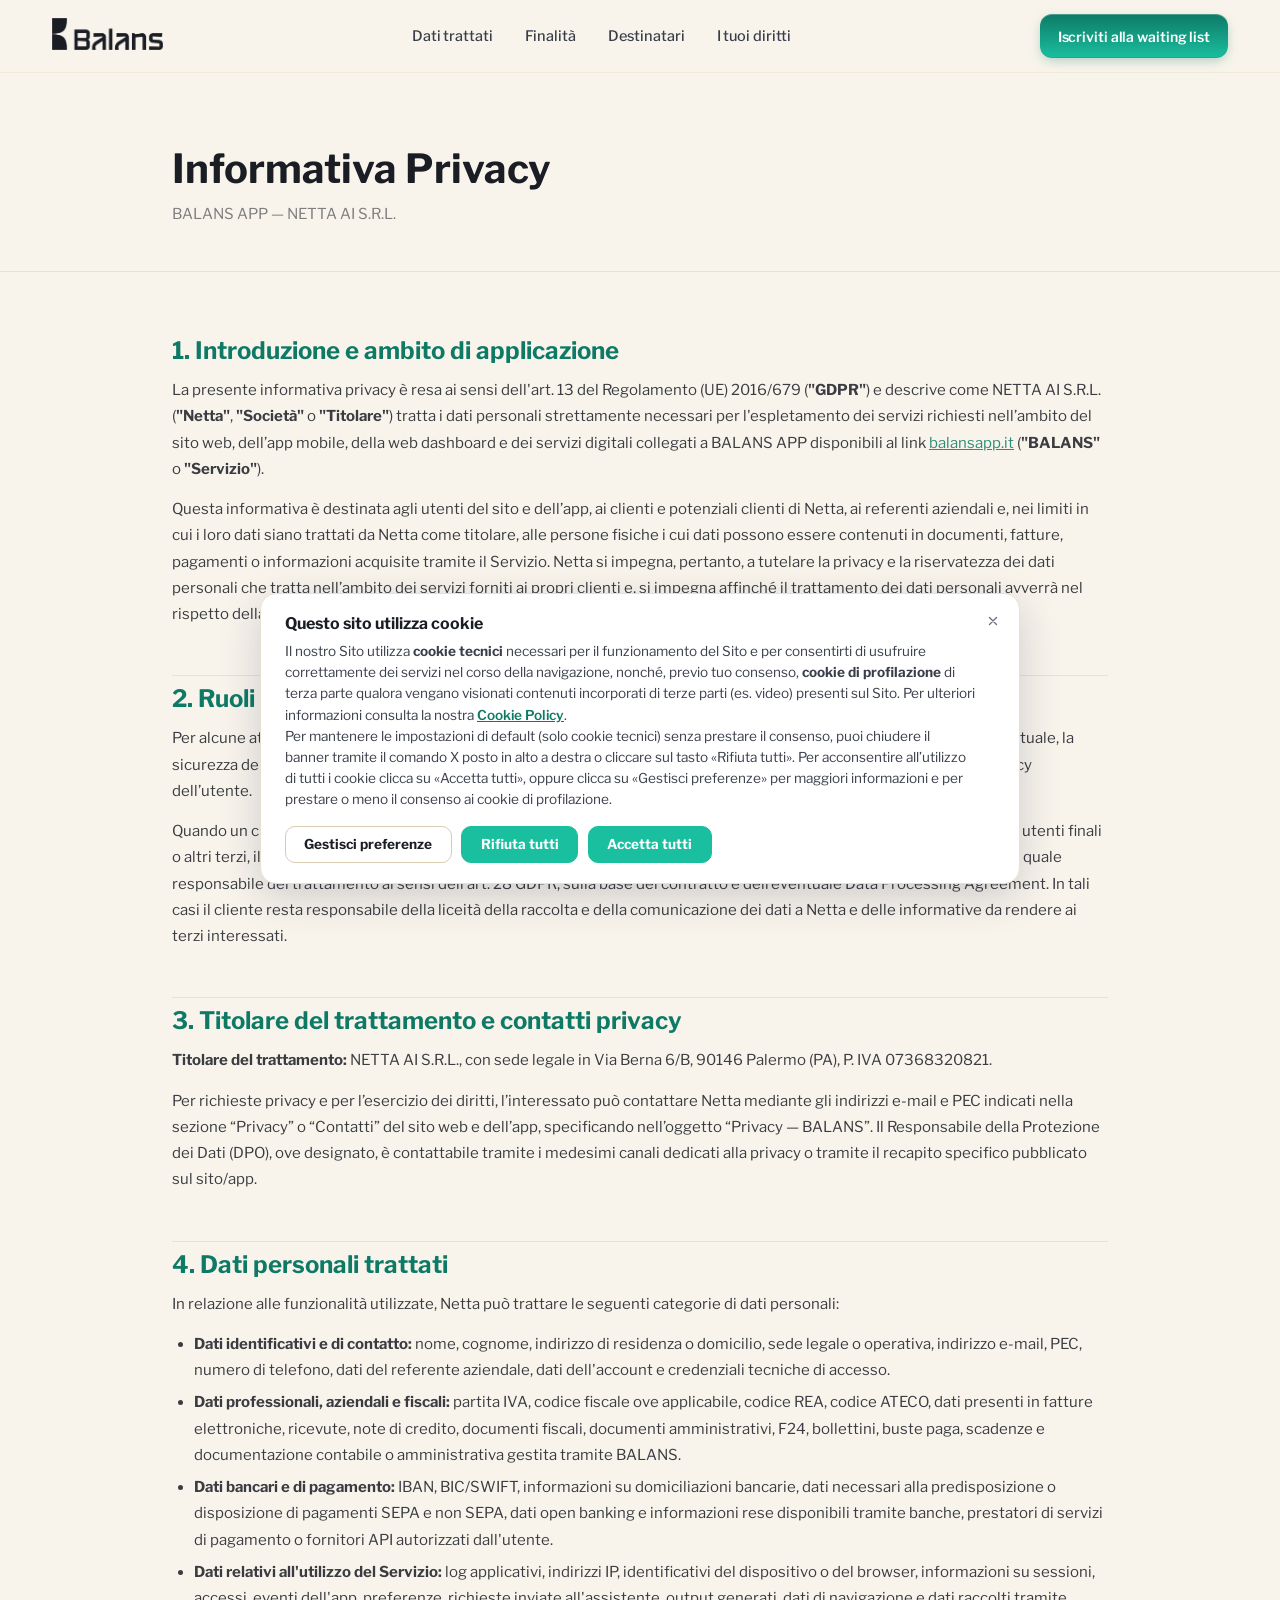
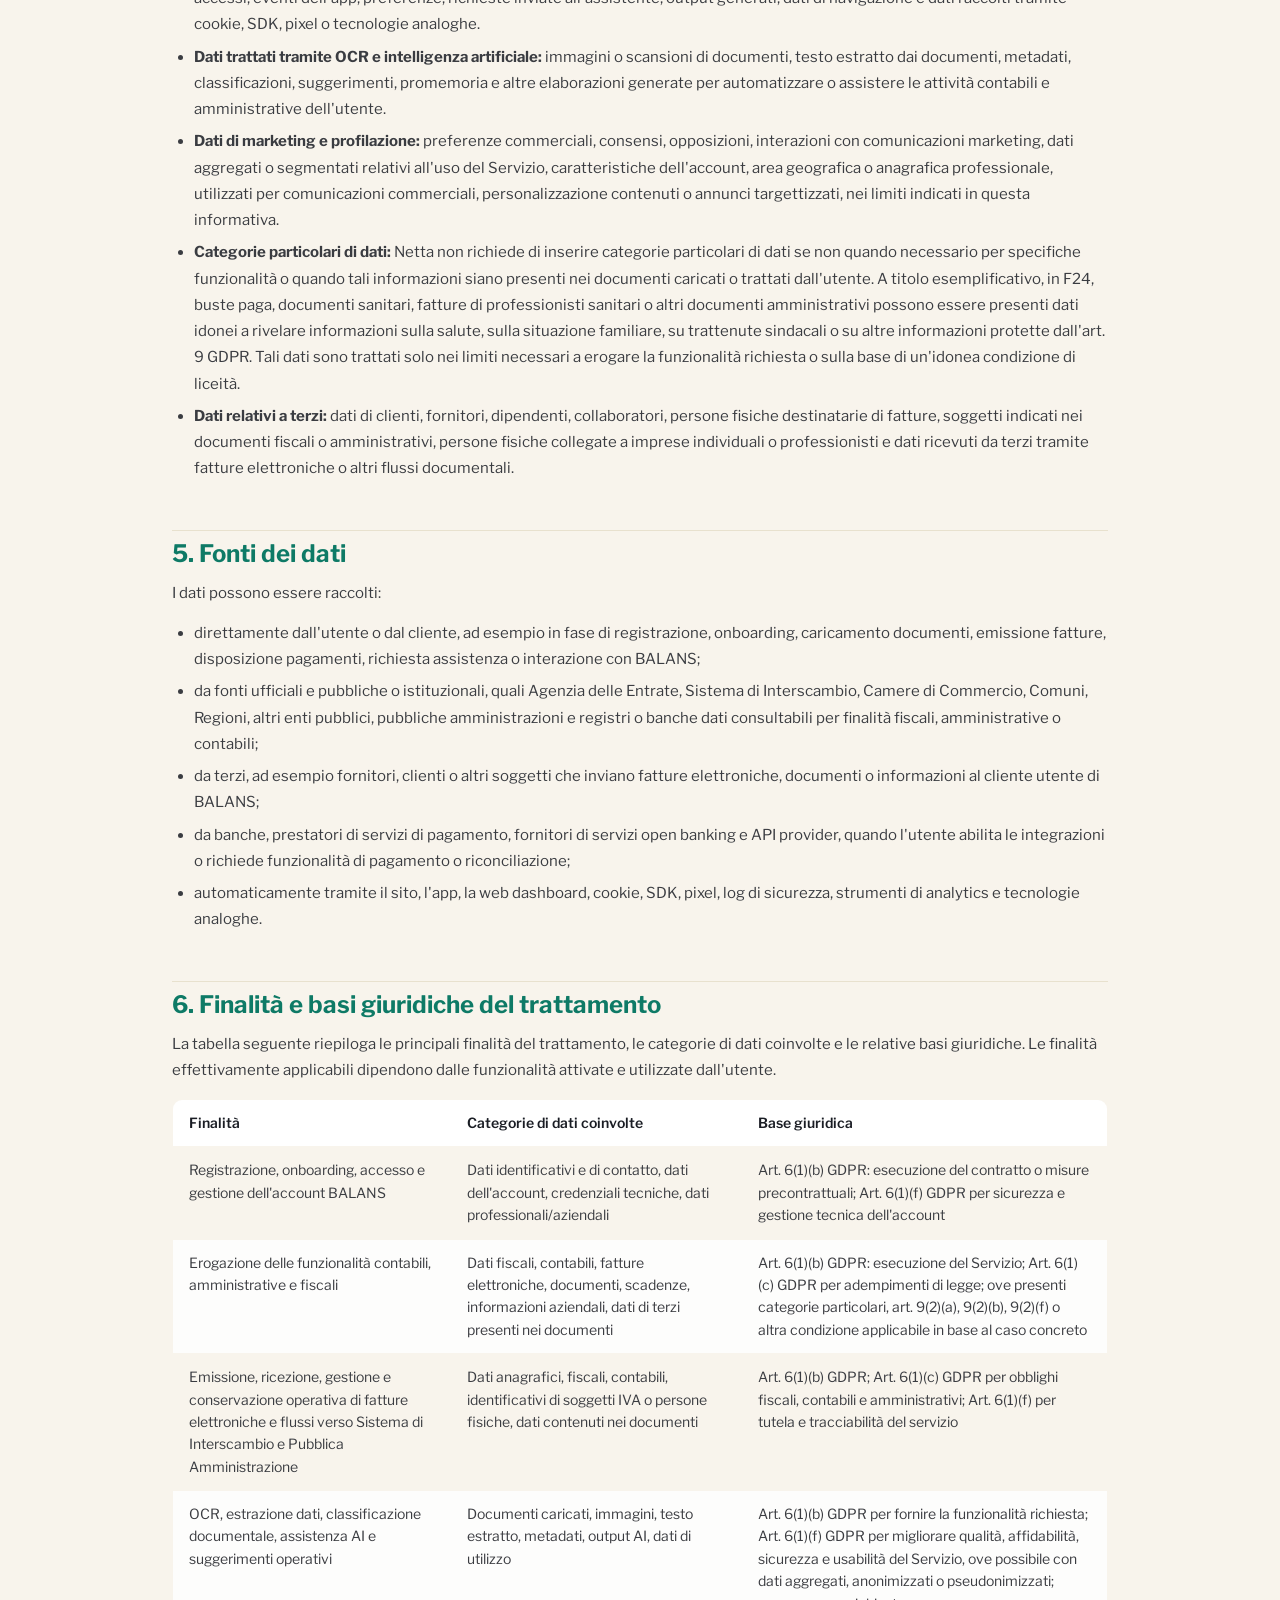
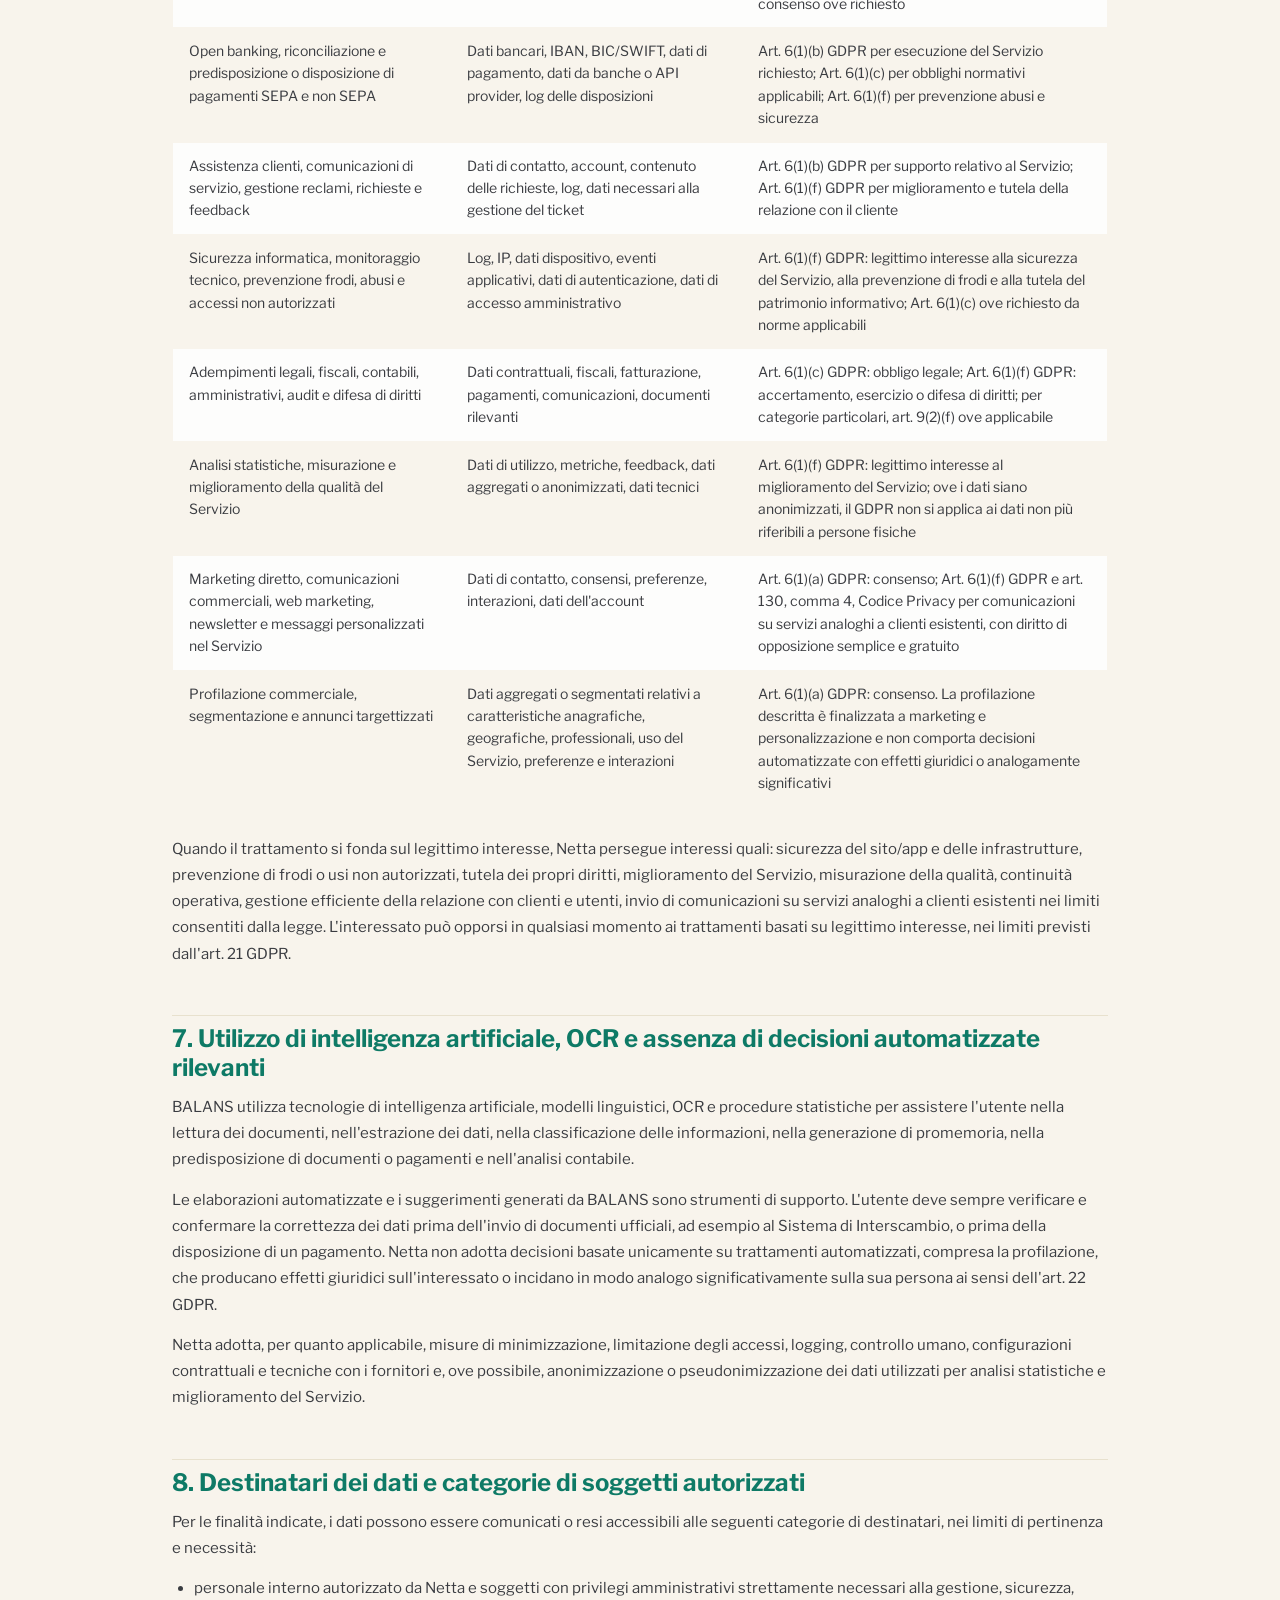
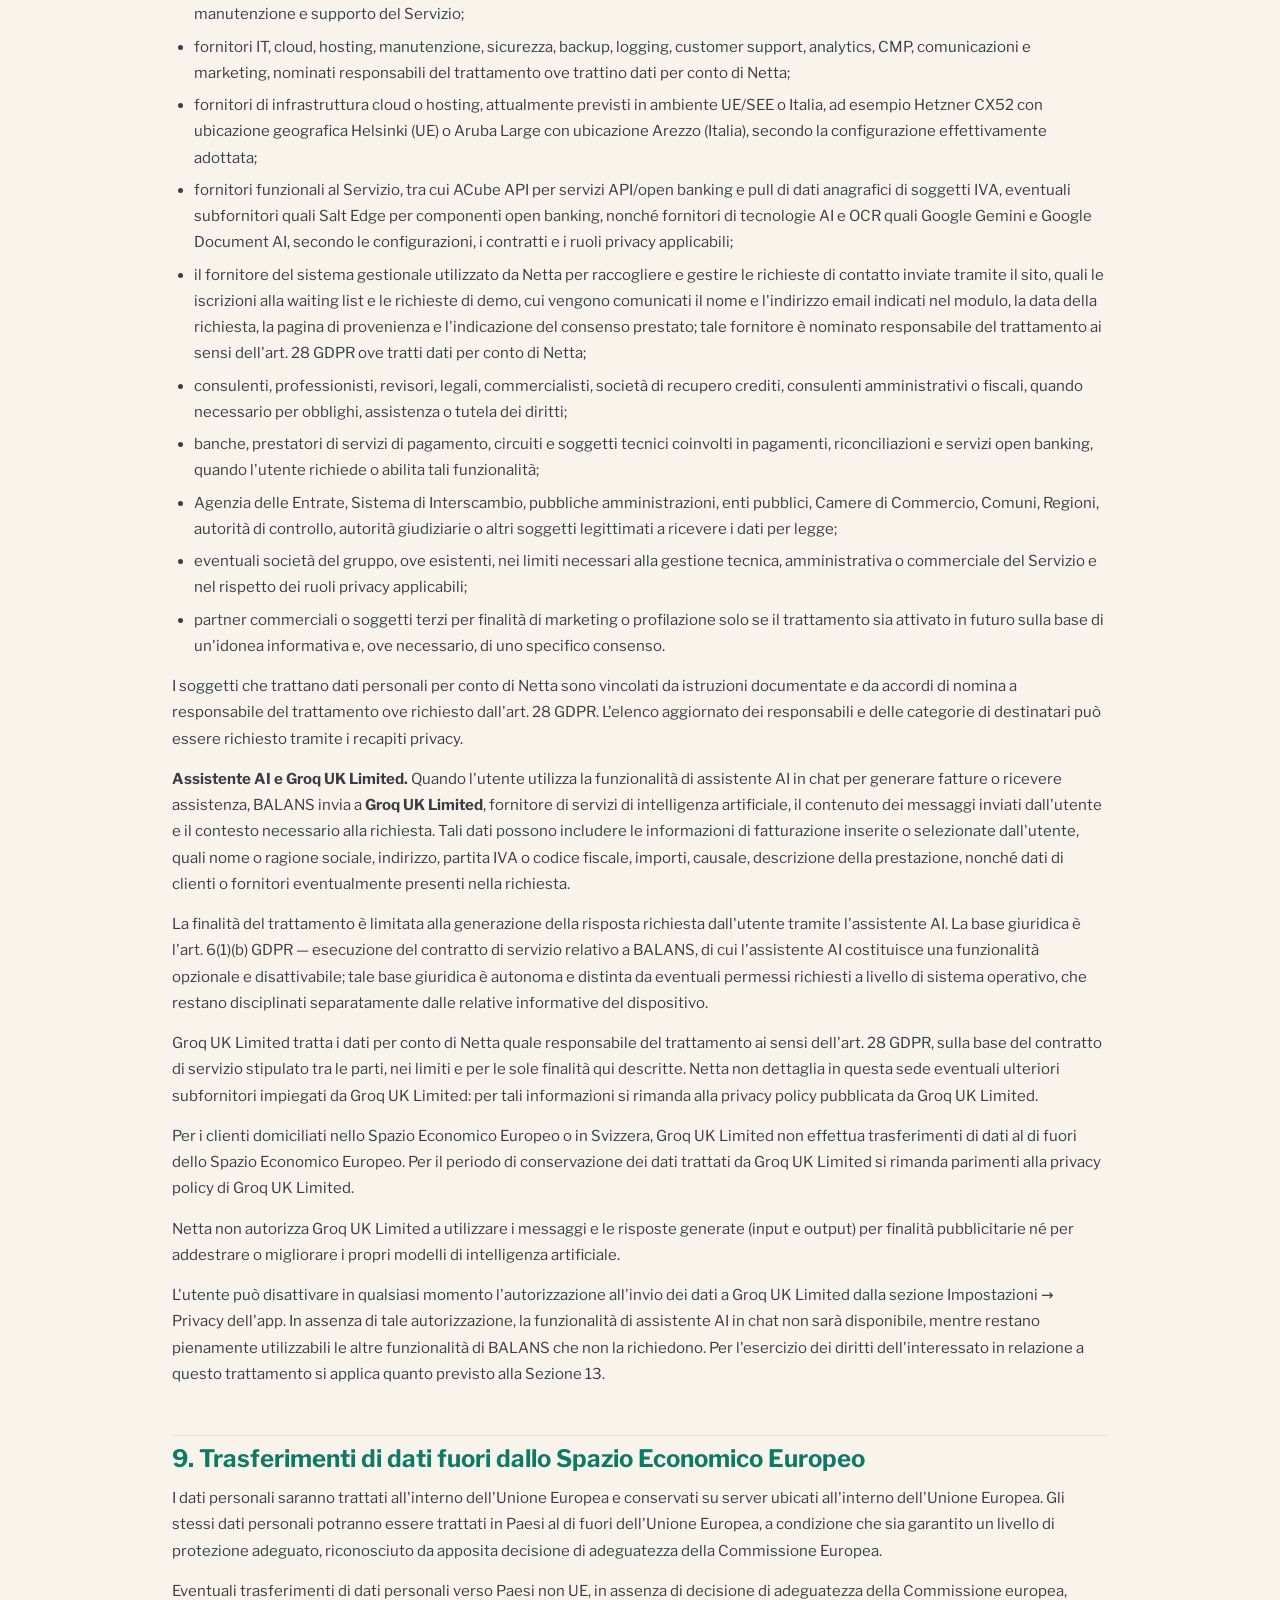
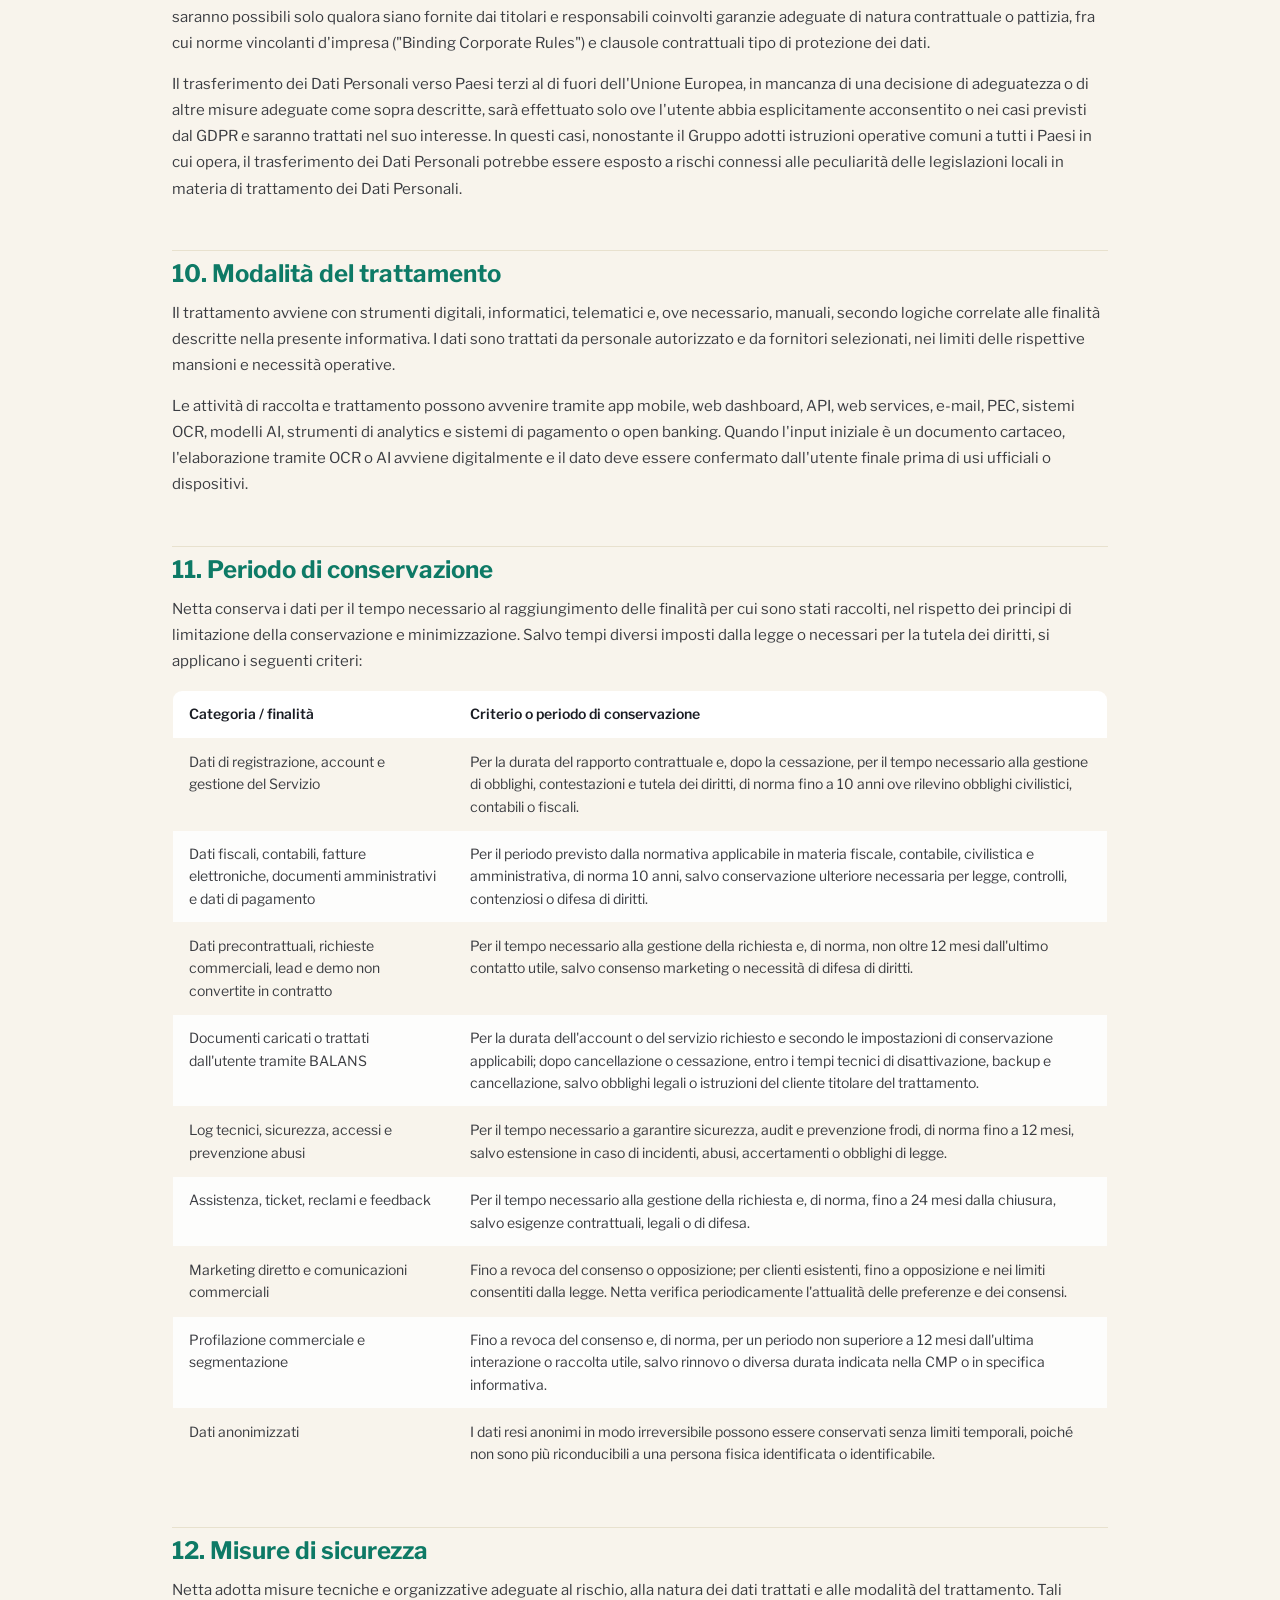
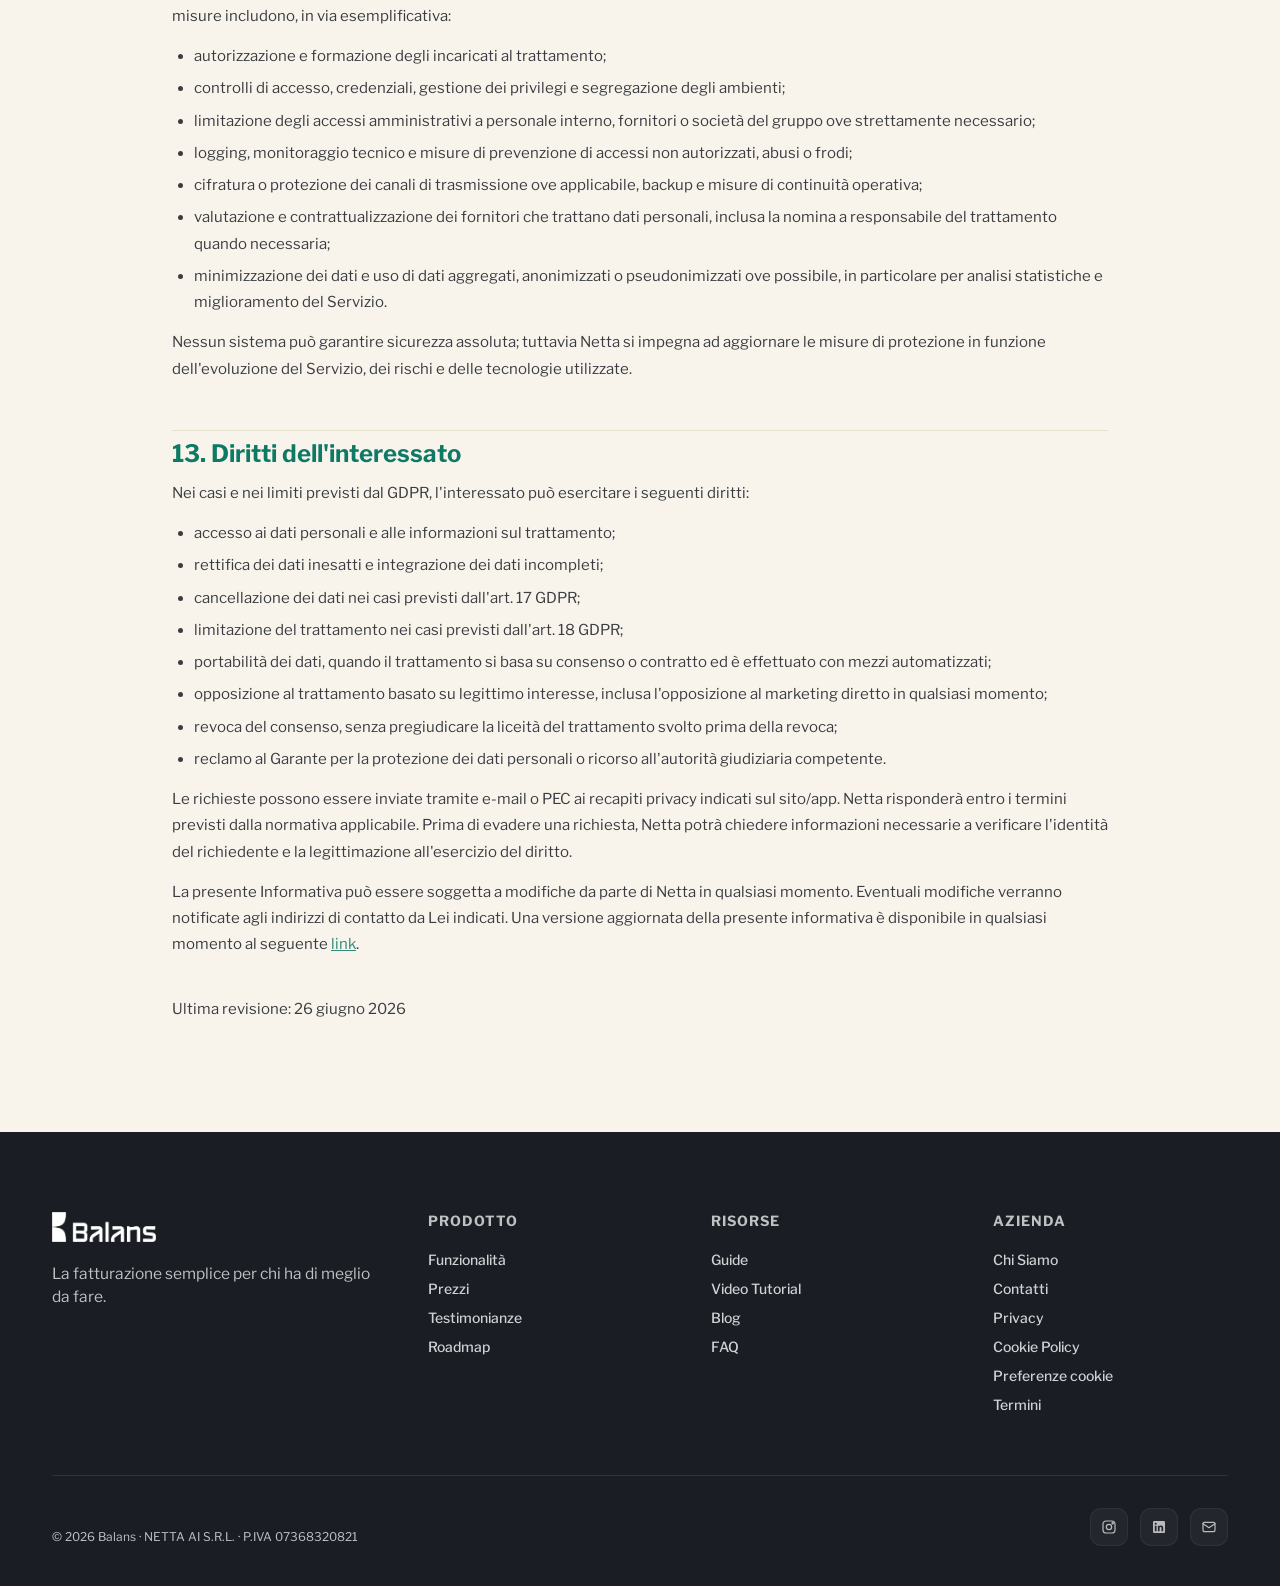
<file: privacy/index.html>
<!DOCTYPE html>
<html lang="it">

<head>
  <meta http-equiv="Content-Type" content="text/html; charset=UTF-8">

  <title>Informativa Privacy</title>
  <meta name="description"
    content="Semplifica la gestione aziendale e la collaborazione con il tuo commercialista. Balans centralizza documenti e flussi operativi senza errori">
  <link rel="canonical" href="https://www.balansapp.it/privacy/" />

  <link rel="icon" type="image/png" href="../favicon/favicon-96x96.png" sizes="96x96" />
  <link rel="icon" type="image/svg+xml" href="../favicon/favicon.svg" />
  <link rel="shortcut icon" href="../favicon/favicon.ico" />
  <link rel="apple-touch-icon" sizes="180x180" href="../favicon/apple-touch-icon.png" />
  <meta name="apple-mobile-web-app-title" content="Balans" />
  <link rel="manifest" href="../favicon/site.webmanifest" />


  <meta name="viewport" content="width=device-width, initial-scale=1">
  <meta name="format-detection" content="telephone=no">
  <link rel="shortcut icon" href="../favicon/favicon.ico" type="image/x-icon">

  <!-- Preload dei font critici above-the-fold -->
  <link rel="preload" href="../assets/fonts/Libre_Franklin/LibreFranklin-VariableFont_wght.woff2" as="font"
    type="font/woff2" crossorigin>
  <link rel="preload" href="../assets/fonts/Galldis/Galldis.woff2" as="font" type="font/woff2" crossorigin>

  <link rel="stylesheet" href="../assets/css/style.css?v=9">
  <link rel="stylesheet" href="../assets/css/balans-consent.css?v=1">


</head>

<body>

  <!-- ─────────────── HEADER ─────────────── -->
  <header class="hdr">
    <div class="container hdr-row">
      <div class="hdr-brand">
        <a href="https://www.balansapp.it/">
          <span class="logo-wordmark"></span>
        </a>
      </div>
      <nav class="hdr-nav">
        <a href="#dati-trattati">Dati trattati</a>
        <a href="#finalita">Finalità</a>
        <a href="#destinatari">Destinatari</a>
        <a href="#diritti">I tuoi diritti</a>
      </nav>
      <button class="hdr-cta" onclick="location.href='../'">Iscriviti alla waiting list</button>
      <!-- <button class="theme-toggle" aria-label="Cambia tema" type="button">
        <svg class="ic-moon" width="18" height="18" viewBox="0 0 24 24" fill="none" stroke="currentColor"
          stroke-width="2" stroke-linecap="round" stroke-linejoin="round">
          <path d="M21 13a8 8 0 1 1-10-10 7 7 0 0 0 10 10Z"></path>
        </svg>
        <svg class="ic-sun" width="18" height="18" viewBox="0 0 24 24" fill="none" stroke="currentColor"
          stroke-width="2" stroke-linecap="round" stroke-linejoin="round">
          <circle cx="12" cy="12" r="4"></circle>
          <path d="M12 3v2M12 19v2M3 12h2M19 12h2M5.5 5.5 7 7M17 17l1.5 1.5M5.5 18.5 7 17M17 7l1.5-1.5"></path>
        </svg>
      </button> -->
    </div>
  </header>

  <!-- PRIVACY HERO -->
  <div class="privacy-hero">
    <div class="container-narrow">
      <h1>Informativa Privacy</h1>
      <p class="subtitle">BALANS APP &mdash; NETTA AI S.R.L.</p>
    </div>
  </div>

  <!-- PRIVACY CONTENT -->
  <main class="privacy-body">
    <div class="container-narrow">

      <h2>1. Introduzione e ambito di applicazione</h2>
      <p>La presente informativa privacy è resa ai sensi dell'art. 13 del Regolamento (UE) 2016/679 (<b>"GDPR"</b>) e
        descrive come NETTA AI S.R.L. (<b>"Netta"</b>, <b>"Società"</b> o <b>"Titolare"</b>) tratta i dati personali
        strettamente necessari per l'espletamento dei servizi richiesti nell’ambito del sito web, dell’app mobile, della
        web dashboard e dei servizi digitali collegati a BALANS APP disponibili al link <a
          href="https://www.balansapp.it/">balansapp.it</a> (<b>"BALANS"</b> o <b>"Servizio"</b>).</p>

      <p>Questa informativa è destinata agli utenti del sito e dell’app, ai clienti e potenziali clienti di
        Netta, ai referenti aziendali e, nei limiti in cui i loro dati siano trattati da Netta come titolare,
        alle persone fisiche i cui dati possono essere contenuti in documenti, fatture, pagamenti o
        informazioni acquisite tramite il Servizio. Netta si impegna, pertanto, a tutelare la privacy e la
        riservatezza dei dati personali che tratta nell’ambito dei servizi forniti ai propri clienti e, si
        impegna affinché il trattamento dei dati personali avverrà nel rispetto della normativa sopra
        richiamata.</p>

      <h2>2. Ruoli privacy: titolare e responsabile del trattamento</h2>
      <p>Per alcune attività Netta agisce come titolare del trattamento, ad esempio quando gestisce
        l’account, la relazione contrattuale, la sicurezza del Servizio, l’assistenza, gli adempimenti
        propri, il marketing, la profilazione commerciale e le preferenze privacy dell’utente.</p>
      <p>Quando un cliente utilizza BALANS per trattare dati personali di propri clienti, fornitori,
        dipendenti, collaboratori, pazienti, utenti finali o altri terzi, il cliente può agire come autonomo
        titolare del trattamento e Netta può trattare tali dati per conto del cliente, quale responsabile del
        trattamento ai sensi dell’art. 28 GDPR, sulla base del contratto e dell’eventuale Data Processing
        Agreement. In tali casi il cliente resta responsabile della liceità della raccolta e della
        comunicazione dei dati a Netta e delle informative da rendere ai terzi interessati.</p>

      <h2>3. Titolare del trattamento e contatti privacy</h2>
      <p><b>Titolare del trattamento:</b> NETTA AI S.R.L., con sede legale in Via Berna 6/B, 90146 Palermo (PA), P. IVA
        07368320821.</p>
      <p>Per richieste privacy e per l’esercizio dei diritti, l’interessato può contattare Netta mediante gli
        indirizzi e-mail e PEC indicati nella sezione “Privacy” o “Contatti” del sito web e dell’app,
        specificando nell’oggetto “Privacy &mdash; BALANS”. Il Responsabile della Protezione dei Dati
        (DPO), ove designato, è contattabile tramite i medesimi canali dedicati alla privacy o tramite il
        recapito specifico pubblicato sul sito/app.
      </p>

      <h2 id="dati-trattati">4. Dati personali trattati</h2>
      <p>In relazione alle funzionalità utilizzate, Netta può trattare le seguenti categorie di dati personali:</p>
      <ul>
        <li><b>Dati identificativi e di contatto:</b> nome, cognome, indirizzo di residenza o domicilio, sede legale o
          operativa, indirizzo e-mail, PEC, numero di telefono, dati del referente aziendale, dati dell'account e
          credenziali tecniche di accesso.</li>
        <li><b>Dati professionali, aziendali e fiscali:</b> partita IVA, codice fiscale ove applicabile, codice REA,
          codice ATECO, dati presenti in fatture elettroniche, ricevute, note di credito, documenti fiscali, documenti
          amministrativi, F24, bollettini, buste paga, scadenze e documentazione contabile o amministrativa gestita
          tramite BALANS.</li>
        <li><b>Dati bancari e di pagamento:</b> IBAN, BIC/SWIFT, informazioni su domiciliazioni bancarie, dati necessari
          alla predisposizione o disposizione di pagamenti SEPA e non SEPA, dati open banking e informazioni rese
          disponibili tramite banche, prestatori di servizi di pagamento o fornitori API autorizzati dall'utente.</li>
        <li><b>Dati relativi all'utilizzo del Servizio:</b> log applicativi, indirizzi IP, identificativi del
          dispositivo o del browser, informazioni su sessioni, accessi, eventi dell'app, preferenze, richieste inviate
          all'assistente, output generati, dati di navigazione e dati raccolti tramite cookie, SDK, pixel o tecnologie
          analoghe.</li>
        <li><b>Dati trattati tramite OCR e intelligenza artificiale:</b> immagini o scansioni di documenti, testo
          estratto dai documenti, metadati, classificazioni, suggerimenti, promemoria e altre elaborazioni generate per
          automatizzare o assistere le attività contabili e amministrative dell'utente.</li>
        <li><b>Dati di marketing e profilazione:</b> preferenze commerciali, consensi, opposizioni, interazioni con
          comunicazioni marketing, dati aggregati o segmentati relativi all'uso del Servizio, caratteristiche
          dell'account, area geografica o anagrafica professionale, utilizzati per comunicazioni commerciali,
          personalizzazione contenuti o annunci targettizzati, nei limiti indicati in questa informativa.</li>
        <li><b>Categorie particolari di dati:</b> Netta non richiede di inserire categorie particolari di dati se non
          quando necessario per specifiche funzionalità o quando tali informazioni siano presenti nei documenti caricati
          o trattati dall'utente. A titolo esemplificativo, in F24, buste paga, documenti sanitari, fatture di
          professionisti sanitari o altri documenti amministrativi possono essere presenti dati idonei a rivelare
          informazioni sulla salute, sulla situazione familiare, su trattenute sindacali o su altre informazioni
          protette dall'art. 9 GDPR. Tali dati sono trattati solo nei limiti necessari a erogare la funzionalità
          richiesta o sulla base di un'idonea condizione di liceità.</li>
        <li><b>Dati relativi a terzi:</b> dati di clienti, fornitori, dipendenti, collaboratori, persone fisiche
          destinatarie di fatture, soggetti indicati nei documenti fiscali o amministrativi, persone fisiche collegate a
          imprese individuali o professionisti e dati ricevuti da terzi tramite fatture elettroniche o altri flussi
          documentali.</li>
      </ul>

      <h2>5. Fonti dei dati</h2>
      <p>I dati possono essere raccolti:</p>
      <ul>
        <li>direttamente dall'utente o dal cliente, ad esempio in fase di registrazione, onboarding, caricamento
          documenti, emissione fatture, disposizione pagamenti, richiesta assistenza o interazione con BALANS;</li>
        <li>da fonti ufficiali e pubbliche o istituzionali, quali Agenzia delle Entrate, Sistema di Interscambio, Camere
          di Commercio, Comuni, Regioni, altri enti pubblici, pubbliche amministrazioni e registri o banche dati
          consultabili per finalità fiscali, amministrative o contabili;</li>
        <li>da terzi, ad esempio fornitori, clienti o altri soggetti che inviano fatture elettroniche, documenti o
          informazioni al cliente utente di BALANS;</li>
        <li>da banche, prestatori di servizi di pagamento, fornitori di servizi open banking e API provider, quando
          l'utente abilita le integrazioni o richiede funzionalità di pagamento o riconciliazione;</li>
        <li>automaticamente tramite il sito, l'app, la web dashboard, cookie, SDK, pixel, log di sicurezza, strumenti di
          analytics e tecnologie analoghe.</li>
      </ul>

      <h2 id="finalita">6. Finalità e basi giuridiche del trattamento</h2>
      <p>La tabella seguente riepiloga le principali finalità del trattamento, le categorie di dati coinvolte e le
        relative basi giuridiche. Le finalità effettivamente applicabili dipendono dalle funzionalità attivate e
        utilizzate dall'utente.</p>
      <div class="privacy-table-wrap">
        <table class="privacy-table">
          <thead>
            <tr>
              <th>Finalità</th>
              <th>Categorie di dati coinvolte</th>
              <th>Base giuridica</th>
            </tr>
          </thead>
          <tbody>
            <tr>
              <td>Registrazione, onboarding, accesso e gestione dell'account BALANS</td>
              <td>Dati identificativi e di contatto, dati dell'account, credenziali tecniche, dati
                professionali/aziendali</td>
              <td>Art. 6(1)(b) GDPR: esecuzione del contratto o misure precontrattuali; Art. 6(1)(f) GDPR per sicurezza
                e gestione tecnica dell'account</td>
            </tr>
            <tr>
              <td>Erogazione delle funzionalità contabili, amministrative e fiscali</td>
              <td>Dati fiscali, contabili, fatture elettroniche, documenti, scadenze, informazioni aziendali, dati di
                terzi presenti nei documenti</td>
              <td>Art. 6(1)(b) GDPR: esecuzione del Servizio; Art. 6(1)(c) GDPR per adempimenti di legge; ove presenti
                categorie particolari, art. 9(2)(a), 9(2)(b), 9(2)(f) o altra condizione applicabile in base al caso
                concreto</td>
            </tr>
            <tr>
              <td>Emissione, ricezione, gestione e conservazione operativa di fatture elettroniche e flussi verso
                Sistema di Interscambio e Pubblica Amministrazione</td>
              <td>Dati anagrafici, fiscali, contabili, identificativi di soggetti IVA o persone fisiche, dati contenuti
                nei documenti</td>
              <td>Art. 6(1)(b) GDPR; Art. 6(1)(c) GDPR per obblighi fiscali, contabili e amministrativi; Art. 6(1)(f)
                per tutela e tracciabilità del servizio</td>
            </tr>
            <tr>
              <td>OCR, estrazione dati, classificazione documentale, assistenza AI e suggerimenti operativi</td>
              <td>Documenti caricati, immagini, testo estratto, metadati, output AI, dati di utilizzo</td>
              <td>Art. 6(1)(b) GDPR per fornire la funzionalità richiesta; Art. 6(1)(f) GDPR per migliorare qualità,
                affidabilità, sicurezza e usabilità del Servizio, ove possibile con dati aggregati, anonimizzati o
                pseudonimizzati; consenso ove richiesto</td>
            </tr>
            <tr>
              <td>Open banking, riconciliazione e predisposizione o disposizione di pagamenti SEPA e non SEPA</td>
              <td>Dati bancari, IBAN, BIC/SWIFT, dati di pagamento, dati da banche o API provider, log delle
                disposizioni</td>
              <td>Art. 6(1)(b) GDPR per esecuzione del Servizio richiesto; Art. 6(1)(c) per obblighi normativi
                applicabili; Art. 6(1)(f) per prevenzione abusi e sicurezza</td>
            </tr>
            <tr>
              <td>Assistenza clienti, comunicazioni di servizio, gestione reclami, richieste e feedback</td>
              <td>Dati di contatto, account, contenuto delle richieste, log, dati necessari alla gestione del ticket
              </td>
              <td>Art. 6(1)(b) GDPR per supporto relativo al Servizio; Art. 6(1)(f) GDPR per miglioramento e tutela
                della relazione con il cliente</td>
            </tr>
            <tr>
              <td>Sicurezza informatica, monitoraggio tecnico, prevenzione frodi, abusi e accessi non autorizzati</td>
              <td>Log, IP, dati dispositivo, eventi applicativi, dati di autenticazione, dati di accesso amministrativo
              </td>
              <td>Art. 6(1)(f) GDPR: legittimo interesse alla sicurezza del Servizio, alla prevenzione di frodi e alla
                tutela del patrimonio informativo; Art. 6(1)(c) ove richiesto da norme applicabili</td>
            </tr>
            <tr>
              <td>Adempimenti legali, fiscali, contabili, amministrativi, audit e difesa di diritti</td>
              <td>Dati contrattuali, fiscali, fatturazione, pagamenti, comunicazioni, documenti rilevanti</td>
              <td>Art. 6(1)(c) GDPR: obbligo legale; Art. 6(1)(f) GDPR: accertamento, esercizio o difesa di diritti; per
                categorie particolari, art. 9(2)(f) ove applicabile</td>
            </tr>
            <tr>
              <td>Analisi statistiche, misurazione e miglioramento della qualità del Servizio</td>
              <td>Dati di utilizzo, metriche, feedback, dati aggregati o anonimizzati, dati tecnici</td>
              <td>Art. 6(1)(f) GDPR: legittimo interesse al miglioramento del Servizio; ove i dati siano anonimizzati,
                il GDPR non si applica ai dati non più riferibili a persone fisiche</td>
            </tr>
            <tr>
              <td>Marketing diretto, comunicazioni commerciali, web marketing, newsletter e messaggi personalizzati nel
                Servizio</td>
              <td>Dati di contatto, consensi, preferenze, interazioni, dati dell'account</td>
              <td>Art. 6(1)(a) GDPR: consenso; Art. 6(1)(f) GDPR e art. 130, comma 4, Codice Privacy per comunicazioni
                su servizi analoghi a clienti esistenti, con diritto di opposizione semplice e gratuito</td>
            </tr>
            <tr>
              <td>Profilazione commerciale, segmentazione e annunci targettizzati</td>
              <td>Dati aggregati o segmentati relativi a caratteristiche anagrafiche, geografiche, professionali, uso
                del Servizio, preferenze e interazioni</td>
              <td>Art. 6(1)(a) GDPR: consenso. La profilazione descritta è finalizzata a marketing e personalizzazione e
                non comporta decisioni automatizzate con effetti giuridici o analogamente significativi</td>
            </tr>
          </tbody>
        </table>
      </div>
      <p>Quando il trattamento si fonda sul legittimo interesse, Netta persegue interessi quali: sicurezza del sito/app
        e delle infrastrutture, prevenzione di frodi o usi non autorizzati, tutela dei propri diritti, miglioramento del
        Servizio, misurazione della qualità, continuità operativa, gestione efficiente della relazione con clienti e
        utenti, invio di comunicazioni su servizi analoghi a clienti esistenti nei limiti consentiti dalla legge.
        L'interessato può opporsi in qualsiasi momento ai trattamenti basati su legittimo interesse, nei limiti previsti
        dall'art. 21 GDPR.</p>

      <h2>7. Utilizzo di intelligenza artificiale, OCR e assenza di decisioni
        automatizzate rilevanti</h2>
      <p>BALANS utilizza tecnologie di intelligenza artificiale, modelli linguistici, OCR e procedure statistiche per
        assistere l'utente nella lettura dei documenti, nell'estrazione dei dati, nella classificazione delle
        informazioni, nella generazione di promemoria, nella predisposizione di documenti o pagamenti e nell'analisi
        contabile.</p>
      <p>Le elaborazioni automatizzate e i suggerimenti generati da BALANS sono strumenti di supporto. L'utente deve
        sempre verificare e confermare la correttezza dei dati prima dell'invio di documenti ufficiali, ad esempio al
        Sistema di Interscambio, o prima della disposizione di un pagamento. Netta non adotta decisioni basate
        unicamente su trattamenti automatizzati, compresa la profilazione, che producano effetti giuridici
        sull'interessato o incidano in modo analogo significativamente sulla sua persona ai sensi dell'art. 22 GDPR.</p>
      <p>Netta adotta, per quanto applicabile, misure di minimizzazione, limitazione degli accessi, logging, controllo
        umano, configurazioni contrattuali e tecniche con i fornitori e, ove possibile, anonimizzazione o
        pseudonimizzazione dei dati utilizzati per analisi statistiche e miglioramento del Servizio.</p>

      <h2 id="destinatari">8. Destinatari dei dati e categorie di soggetti autorizzati</h2>
      <p>Per le finalità indicate, i dati possono essere comunicati o resi accessibili alle seguenti categorie di
        destinatari, nei limiti di pertinenza e necessità:</p>
      <ul>
        <li>personale interno autorizzato da Netta e soggetti con privilegi amministrativi strettamente necessari alla
          gestione, sicurezza, manutenzione e supporto del Servizio;</li>
        <li>fornitori IT, cloud, hosting, manutenzione, sicurezza, backup, logging, customer support, analytics, CMP,
          comunicazioni e marketing, nominati responsabili del trattamento ove trattino dati per conto di Netta;</li>
        <li>fornitori di infrastruttura cloud o hosting, attualmente previsti in ambiente UE/SEE o Italia, ad esempio
          Hetzner CX52 con ubicazione geografica Helsinki (UE) o Aruba Large con ubicazione Arezzo (Italia), secondo la
          configurazione effettivamente adottata;</li>
        <li>fornitori funzionali al Servizio, tra cui ACube API per servizi API/open banking e pull di dati anagrafici
          di soggetti IVA, eventuali subfornitori quali Salt Edge per componenti open banking, nonché fornitori di
          tecnologie AI e OCR quali Google Gemini e Google Document AI, secondo le configurazioni, i contratti e i ruoli
          privacy applicabili;</li>
        <li>il fornitore del sistema gestionale utilizzato da Netta per raccogliere e gestire le richieste di contatto
          inviate tramite il sito, quali le iscrizioni alla waiting list e le richieste di demo, cui vengono comunicati
          il nome e l'indirizzo email indicati nel modulo, la data della richiesta, la pagina di provenienza e
          l'indicazione del consenso prestato; tale fornitore è nominato responsabile del trattamento ai sensi
          dell'art. 28 GDPR ove tratti dati per conto di Netta;</li>
        <li>consulenti, professionisti, revisori, legali, commercialisti, società di recupero crediti, consulenti
          amministrativi o fiscali, quando necessario per obblighi, assistenza o tutela dei diritti;</li>
        <li>banche, prestatori di servizi di pagamento, circuiti e soggetti tecnici coinvolti in pagamenti,
          riconciliazioni e servizi open banking, quando l'utente richiede o abilita tali funzionalità;</li>
        <li>Agenzia delle Entrate, Sistema di Interscambio, pubbliche amministrazioni, enti pubblici, Camere di
          Commercio, Comuni, Regioni, autorità di controllo, autorità giudiziarie o altri soggetti legittimati a
          ricevere i dati per legge;</li>
        <li>eventuali società del gruppo, ove esistenti, nei limiti necessari alla gestione tecnica, amministrativa o
          commerciale del Servizio e nel rispetto dei ruoli privacy applicabili;</li>
        <li>partner commerciali o soggetti terzi per finalità di marketing o profilazione solo se il trattamento sia
          attivato in futuro sulla base di un'idonea informativa e, ove necessario, di uno specifico consenso.</li>
      </ul>
      <p>I soggetti che trattano dati personali per conto di Netta sono vincolati da istruzioni documentate e da accordi
        di nomina a responsabile del trattamento ove richiesto dall'art. 28 GDPR. L'elenco aggiornato dei responsabili e
        delle categorie di destinatari può essere richiesto tramite i recapiti privacy.</p>

      <p><b>Assistente AI e Groq UK Limited.</b> Quando l'utente utilizza la funzionalità di assistente AI in chat per
        generare fatture o ricevere assistenza, BALANS invia a <b>Groq UK Limited</b>, fornitore di servizi di
        intelligenza artificiale, il contenuto dei messaggi inviati dall'utente e il contesto necessario alla richiesta.
        Tali dati possono includere le informazioni di fatturazione inserite o selezionate dall'utente, quali nome o
        ragione sociale, indirizzo, partita IVA o codice fiscale, importi, causale, descrizione della prestazione,
        nonché dati di clienti o fornitori eventualmente presenti nella richiesta.</p>
      <p>La finalità del trattamento è limitata alla generazione della risposta richiesta dall'utente tramite
        l'assistente AI. La base giuridica è l'art. 6(1)(b) GDPR &mdash; esecuzione del contratto di servizio relativo a
        BALANS, di cui l'assistente AI costituisce una funzionalità opzionale e disattivabile; tale base giuridica è
        autonoma e distinta da eventuali permessi richiesti a livello di sistema operativo,
        che restano disciplinati separatamente dalle relative informative del dispositivo.</p>
      <p>Groq UK Limited tratta i dati per conto di Netta quale responsabile del trattamento ai sensi dell'art. 28
        GDPR, sulla base del contratto di servizio stipulato tra le parti, nei limiti e per le sole finalità qui
        descritte. Netta non dettaglia in questa sede eventuali ulteriori subfornitori impiegati da Groq UK Limited:
        per tali informazioni si rimanda alla privacy policy pubblicata da Groq UK Limited.</p>
      <p>Per i clienti domiciliati nello Spazio Economico Europeo o in Svizzera, Groq UK Limited non effettua
        trasferimenti di dati al di fuori dello Spazio Economico Europeo. Per il periodo di conservazione dei dati
        trattati da Groq UK Limited si rimanda parimenti alla privacy policy di Groq UK Limited.</p>
      <p>Netta non autorizza Groq UK Limited a utilizzare i messaggi e le risposte generate (input e output) per
        finalità pubblicitarie né per addestrare o migliorare i propri modelli di intelligenza artificiale.</p>
      <p>L'utente può disattivare in qualsiasi momento l'autorizzazione all'invio dei dati a Groq UK Limited dalla
        sezione Impostazioni &rarr; Privacy dell'app. In assenza di tale autorizzazione, la funzionalità di assistente
        AI in chat non sarà disponibile, mentre restano pienamente utilizzabili le altre funzionalità di BALANS che non
        la richiedono. Per l'esercizio dei diritti dell'interessato in relazione a questo trattamento si applica quanto
        previsto alla Sezione 13.</p>

      <h2>9. Trasferimenti di dati fuori dallo Spazio Economico Europeo</h2>
      <p>I dati personali saranno trattati all'interno dell'Unione Europea e conservati su server ubicati all'interno
        dell'Unione Europea. Gli stessi dati personali potranno essere trattati in Paesi al di fuori dell'Unione
        Europea, a condizione che sia garantito un livello di protezione adeguato, riconosciuto da apposita decisione di
        adeguatezza della Commissione Europea.</p>
      <p>Eventuali trasferimenti di dati personali verso Paesi non UE, in assenza di decisione di adeguatezza della
        Commissione europea, saranno possibili solo qualora siano fornite dai titolari e responsabili coinvolti garanzie
        adeguate di natura contrattuale o pattizia, fra cui norme vincolanti d'impresa ("Binding Corporate Rules") e
        clausole contrattuali tipo di protezione dei dati.</p>
      <p>Il trasferimento dei Dati Personali verso Paesi terzi al di fuori dell'Unione Europea, in mancanza di una
        decisione di adeguatezza o di altre misure adeguate come sopra descritte, sarà effettuato solo ove l'utente
        abbia esplicitamente acconsentito o nei casi previsti dal GDPR e saranno trattati nel suo interesse. In questi
        casi, nonostante il Gruppo adotti istruzioni operative comuni a tutti i Paesi in cui opera, il trasferimento dei
        Dati Personali potrebbe essere esposto a rischi connessi alle peculiarità delle legislazioni locali in materia
        di trattamento dei Dati Personali.</p>

      <h2>10. Modalità del trattamento</h2>
      <p>Il trattamento avviene con strumenti digitali, informatici, telematici e, ove necessario, manuali, secondo
        logiche correlate alle finalità descritte nella presente informativa. I dati sono trattati da personale
        autorizzato e da fornitori selezionati, nei limiti delle rispettive mansioni e necessità operative.</p>
      <p>Le attività di raccolta e trattamento possono avvenire tramite app mobile, web dashboard, API, web services,
        e-mail, PEC, sistemi OCR, modelli AI, strumenti di analytics e sistemi di pagamento o open banking. Quando
        l'input iniziale è un documento cartaceo, l'elaborazione tramite OCR o AI avviene digitalmente e il dato deve
        essere confermato dall'utente finale prima di usi ufficiali o dispositivi.</p>

      <h2>11. Periodo di conservazione</h2>
      <p>Netta conserva i dati per il tempo necessario al raggiungimento delle finalità per cui sono stati raccolti, nel
        rispetto dei principi di limitazione della conservazione e minimizzazione. Salvo tempi diversi imposti dalla
        legge o necessari per la tutela dei diritti, si applicano i seguenti criteri:</p>
      <div class="privacy-table-wrap">
        <table class="privacy-table">
          <thead>
            <tr>
              <th>Categoria / finalità</th>
              <th>Criterio o periodo di conservazione</th>
            </tr>
          </thead>
          <tbody>
            <tr>
              <td>Dati di registrazione, account e gestione del Servizio</td>
              <td>Per la durata del rapporto contrattuale e, dopo la cessazione, per il tempo necessario alla gestione
                di obblighi, contestazioni e tutela dei diritti, di norma fino a 10 anni ove rilevino obblighi
                civilistici, contabili o fiscali.</td>
            </tr>
            <tr>
              <td>Dati fiscali, contabili, fatture elettroniche, documenti amministrativi e dati di pagamento</td>
              <td>Per il periodo previsto dalla normativa applicabile in materia fiscale, contabile, civilistica e
                amministrativa, di norma 10 anni, salvo conservazione ulteriore necessaria per legge, controlli,
                contenziosi o difesa di diritti.</td>
            </tr>
            <tr>
              <td>Dati precontrattuali, richieste commerciali, lead e demo non convertite in contratto</td>
              <td>Per il tempo necessario alla gestione della richiesta e, di norma, non oltre 12 mesi dall'ultimo
                contatto utile, salvo consenso marketing o necessità di difesa di diritti.</td>
            </tr>
            <tr>
              <td>Documenti caricati o trattati dall'utente tramite BALANS</td>
              <td>Per la durata dell'account o del servizio richiesto e secondo le impostazioni di conservazione
                applicabili; dopo cancellazione o cessazione, entro i tempi tecnici di disattivazione, backup e
                cancellazione, salvo obblighi legali o istruzioni del cliente titolare del trattamento.</td>
            </tr>
            <tr>
              <td>Log tecnici, sicurezza, accessi e prevenzione abusi</td>
              <td>Per il tempo necessario a garantire sicurezza, audit e prevenzione frodi, di norma fino a 12 mesi,
                salvo estensione in caso di incidenti, abusi, accertamenti o obblighi di legge.</td>
            </tr>
            <tr>
              <td>Assistenza, ticket, reclami e feedback</td>
              <td>Per il tempo necessario alla gestione della richiesta e, di norma, fino a 24 mesi dalla chiusura,
                salvo esigenze contrattuali, legali o di difesa.</td>
            </tr>
            <tr>
              <td>Marketing diretto e comunicazioni commerciali</td>
              <td>Fino a revoca del consenso o opposizione; per clienti esistenti, fino a opposizione e nei limiti
                consentiti dalla legge. Netta verifica periodicamente l'attualità delle preferenze e dei consensi.</td>
            </tr>
            <tr>
              <td>Profilazione commerciale e segmentazione</td>
              <td>Fino a revoca del consenso e, di norma, per un periodo non superiore a 12 mesi dall'ultima interazione
                o raccolta utile, salvo rinnovo o diversa durata indicata nella CMP o in specifica informativa.</td>
            </tr>
            <tr>
              <td>Dati anonimizzati</td>
              <td>I dati resi anonimi in modo irreversibile possono essere conservati senza limiti temporali, poiché non
                sono più riconducibili a una persona fisica identificata o identificabile.</td>
            </tr>
          </tbody>
        </table>
      </div>

      <h2>12. Misure di sicurezza</h2>
      <p>Netta adotta misure tecniche e organizzative adeguate al rischio, alla natura dei dati trattati e alle modalità
        del trattamento. Tali misure includono, in via esemplificativa:</p>
      <ul>
        <li>autorizzazione e formazione degli incaricati al trattamento;</li>
        <li>controlli di accesso, credenziali, gestione dei privilegi e segregazione degli ambienti;</li>
        <li>limitazione degli accessi amministrativi a personale interno, fornitori o società del gruppo ove
          strettamente necessario;</li>
        <li>logging, monitoraggio tecnico e misure di prevenzione di accessi non autorizzati, abusi o frodi;</li>
        <li>cifratura o protezione dei canali di trasmissione ove applicabile, backup e misure di continuità operativa;
        </li>
        <li>valutazione e contrattualizzazione dei fornitori che trattano dati personali, inclusa la nomina a
          responsabile del trattamento quando necessaria;</li>
        <li>minimizzazione dei dati e uso di dati aggregati, anonimizzati o pseudonimizzati ove possibile, in
          particolare per analisi statistiche e miglioramento del Servizio.</li>
      </ul>
      <p>Nessun sistema può garantire sicurezza assoluta; tuttavia Netta si impegna ad aggiornare le misure di
        protezione in funzione dell'evoluzione del Servizio, dei rischi e delle tecnologie utilizzate.</p>

      <h2 id="diritti">13. Diritti dell'interessato</h2>
      <p>Nei casi e nei limiti previsti dal GDPR, l'interessato può esercitare i seguenti diritti:</p>
      <ul>
        <li>accesso ai dati personali e alle informazioni sul trattamento;</li>
        <li>rettifica dei dati inesatti e integrazione dei dati incompleti;</li>
        <li>cancellazione dei dati nei casi previsti dall'art. 17 GDPR;</li>
        <li>limitazione del trattamento nei casi previsti dall'art. 18 GDPR;</li>
        <li>portabilità dei dati, quando il trattamento si basa su consenso o contratto ed è effettuato con mezzi
          automatizzati;</li>
        <li>opposizione al trattamento basato su legittimo interesse, inclusa l'opposizione al marketing diretto in
          qualsiasi momento;</li>
        <li>revoca del consenso, senza pregiudicare la liceità del trattamento svolto prima della revoca;</li>
        <li>reclamo al Garante per la protezione dei dati personali o ricorso all'autorità giudiziaria competente.</li>
      </ul>
      <p>Le richieste possono essere inviate tramite e-mail o PEC ai recapiti privacy indicati sul sito/app. Netta
        risponderà entro i termini previsti dalla normativa applicabile. Prima di evadere una richiesta, Netta potrà
        chiedere informazioni necessarie a verificare l'identità del richiedente e la legittimazione all'esercizio del
        diritto.</p>
      <p>La presente Informativa può essere soggetta a modifiche da parte di Netta in qualsiasi momento. Eventuali
        modifiche verranno notificate agli indirizzi di contatto da Lei indicati. Una versione aggiornata della presente
        informativa è disponibile in qualsiasi momento al seguente <a
          href="https://www.balansapp.it/privacy/">link</a>.</p>

      <p class="privacy-last-updated">Ultima revisione: 26 giugno 2026</p>

    </div>
  </main>

  <!-- ─────────────── FOOTER ─────────────── -->
  <footer class="ftr">
    <div class="container">
      <div class="ftr-top">
        <div>
          <span class="logo-wordmark light"></span>
          <p class="ftr-tagline">
            La fatturazione semplice per chi ha di meglio da fare.
          </p>
        </div>
        <div>
          <h3>Prodotto</h3>
          <a href="./#">Funzionalità</a>
          <a href="./#">Prezzi</a>
          <a href="./#">Testimonianze</a>
          <a href="./#">Roadmap</a>
        </div>
        <div>
          <h3>Risorse</h3>
          <a href="./#">Guide</a>
          <a href="./#">Video Tutorial</a>
          <a href="./#">Blog</a>
          <a href="./#">FAQ</a>
        </div>
        <div>
          <h3>Azienda</h3>
          <a href="./#">Chi Siamo</a>
          <a href="mailto:info@balansapp.it">Contatti</a>
          <a href="./">Privacy</a>
          <a href="../cookie/">Cookie Policy</a>
          <a href="../cookie/" data-cc-open>Preferenze cookie</a>
          <a href="./#">Termini</a>
        </div>
      </div>
      <div class="ftr-bottom">
        <div class="ftr-legal">
          © 2026 Balans · NETTA AI S.R.L. · P.IVA 07368320821<br>
        </div>
        <div class="ftr-social">
          <a href="https://instagram.com/balans.app" aria-label="Instagram">
            <svg width="16" height="16" viewBox="0 0 24 24" fill="none" stroke="currentColor" stroke-width="1.8"
              stroke-linecap="round" stroke-linejoin="round">
              <rect x="3" y="3" width="18" height="18" rx="5"></rect>
              <circle cx="12" cy="12" r="4"></circle>
              <circle cx="17.5" cy="6.5" r="1" fill="currentColor"></circle>
            </svg>
          </a>
          <a href="https://www.linkedin.com/company/balans-app/" aria-label="LinkedIn">
            <svg width="16" height="16" viewBox="0 0 24 24" fill="currentColor">
              <path
                d="M19 3H5C3.9 3 3 3.9 3 5v14c0 1.1.9 2 2 2h14c1.1 0 2-.9 2-2V5c0-1.1-.9-2-2-2zM8.3 18.3H5.7V10h2.6v8.3zM7 8.8c-.8 0-1.5-.7-1.5-1.5S6.2 5.8 7 5.8s1.5.7 1.5 1.5S7.8 8.8 7 8.8zm11.3 9.5h-2.6v-4.6c0-1.1-.4-1.8-1.4-1.8-.8 0-1.2.5-1.4 1v5.4h-2.6V10h2.5v1.1c.3-.5 1.1-1.3 2.5-1.3 1.8 0 3 1.2 3 3.7v4.8z">
              </path>
            </svg>
          </a>
          <a href="mailto:info@balansapp.it" aria-label="Email">
            <svg width="16" height="16" viewBox="0 0 24 24" fill="none" stroke="currentColor" stroke-width="1.8"
              stroke-linecap="round" stroke-linejoin="round">
              <rect x="3" y="5" width="18" height="14" rx="2"></rect>
              <path d="m3 7 9 6 9-6"></path>
            </svg>
          </a>
        </div>
      </div>
    </div>
  </footer>

  <script src="../assets/js/script.js?v=5" defer></script>
  <script src="../assets/js/balans-consent.js?v=1" defer></script>
</body>

</html>
</file>
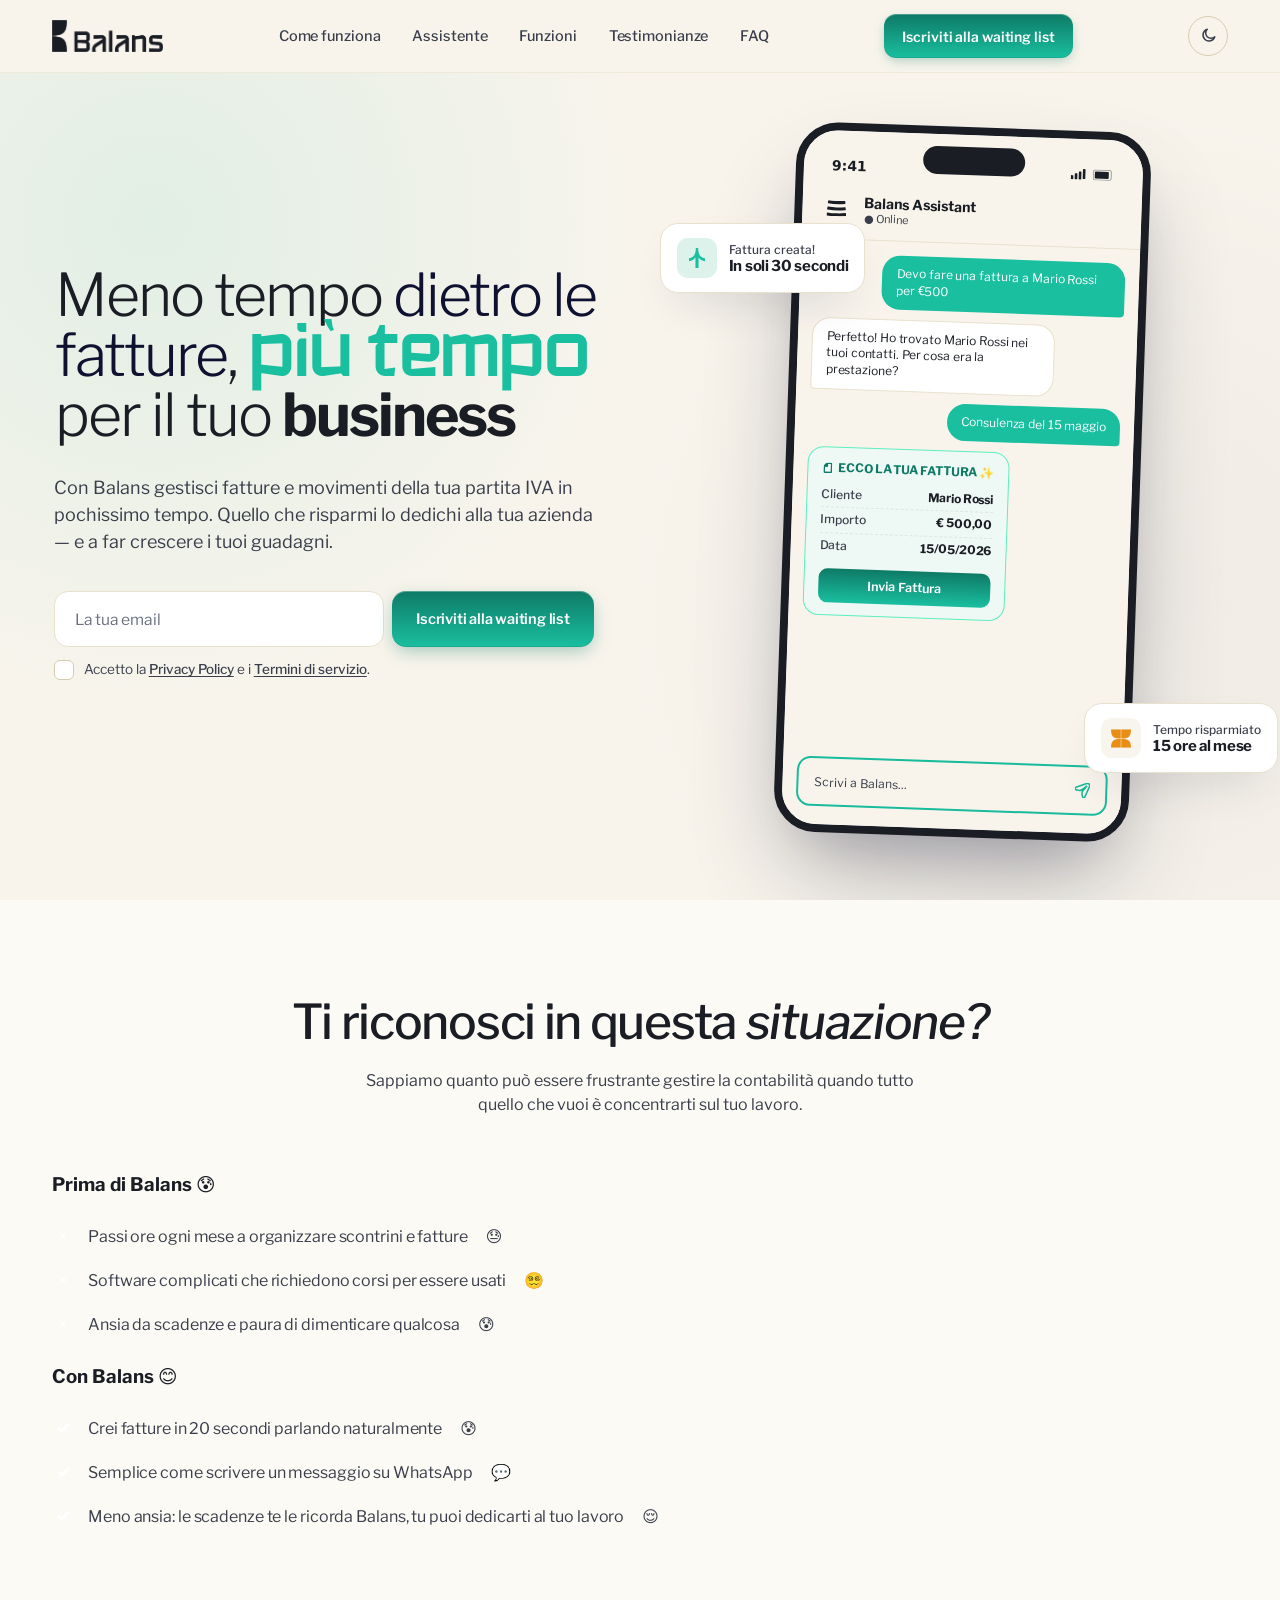
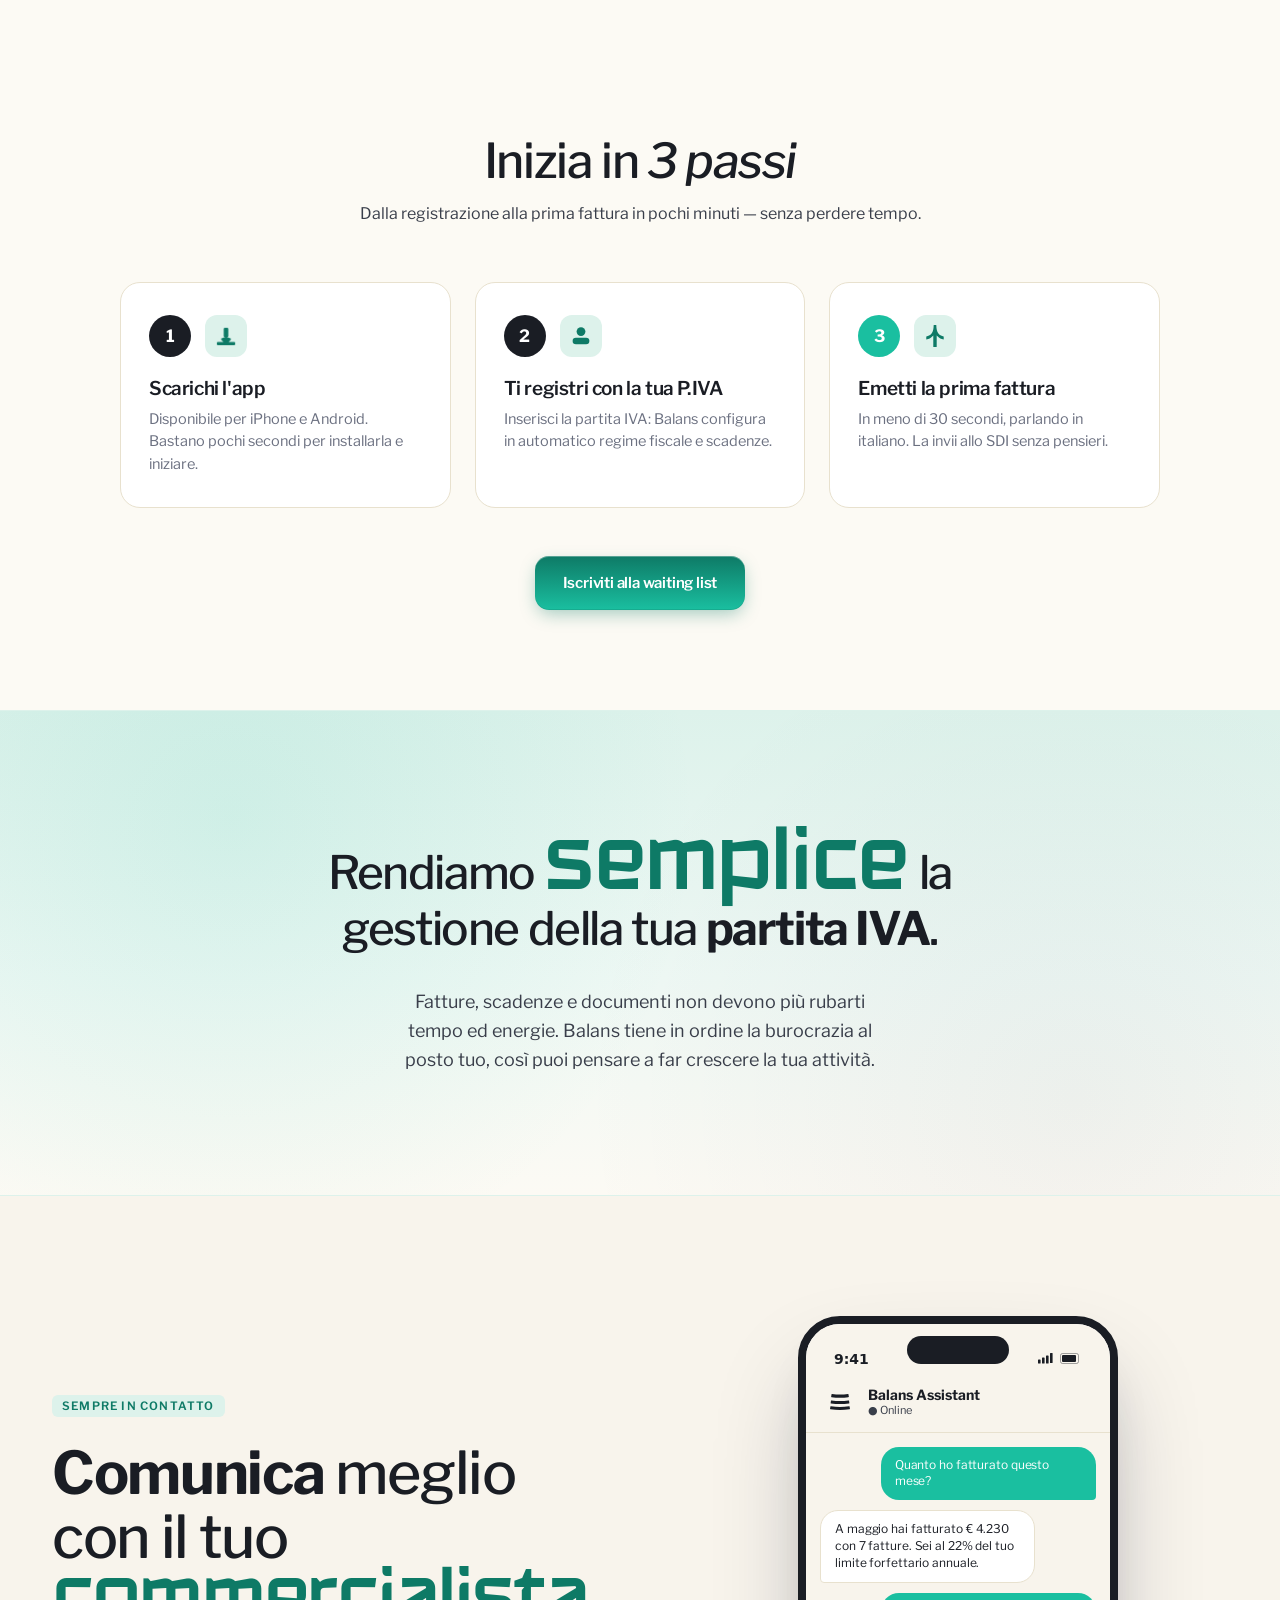
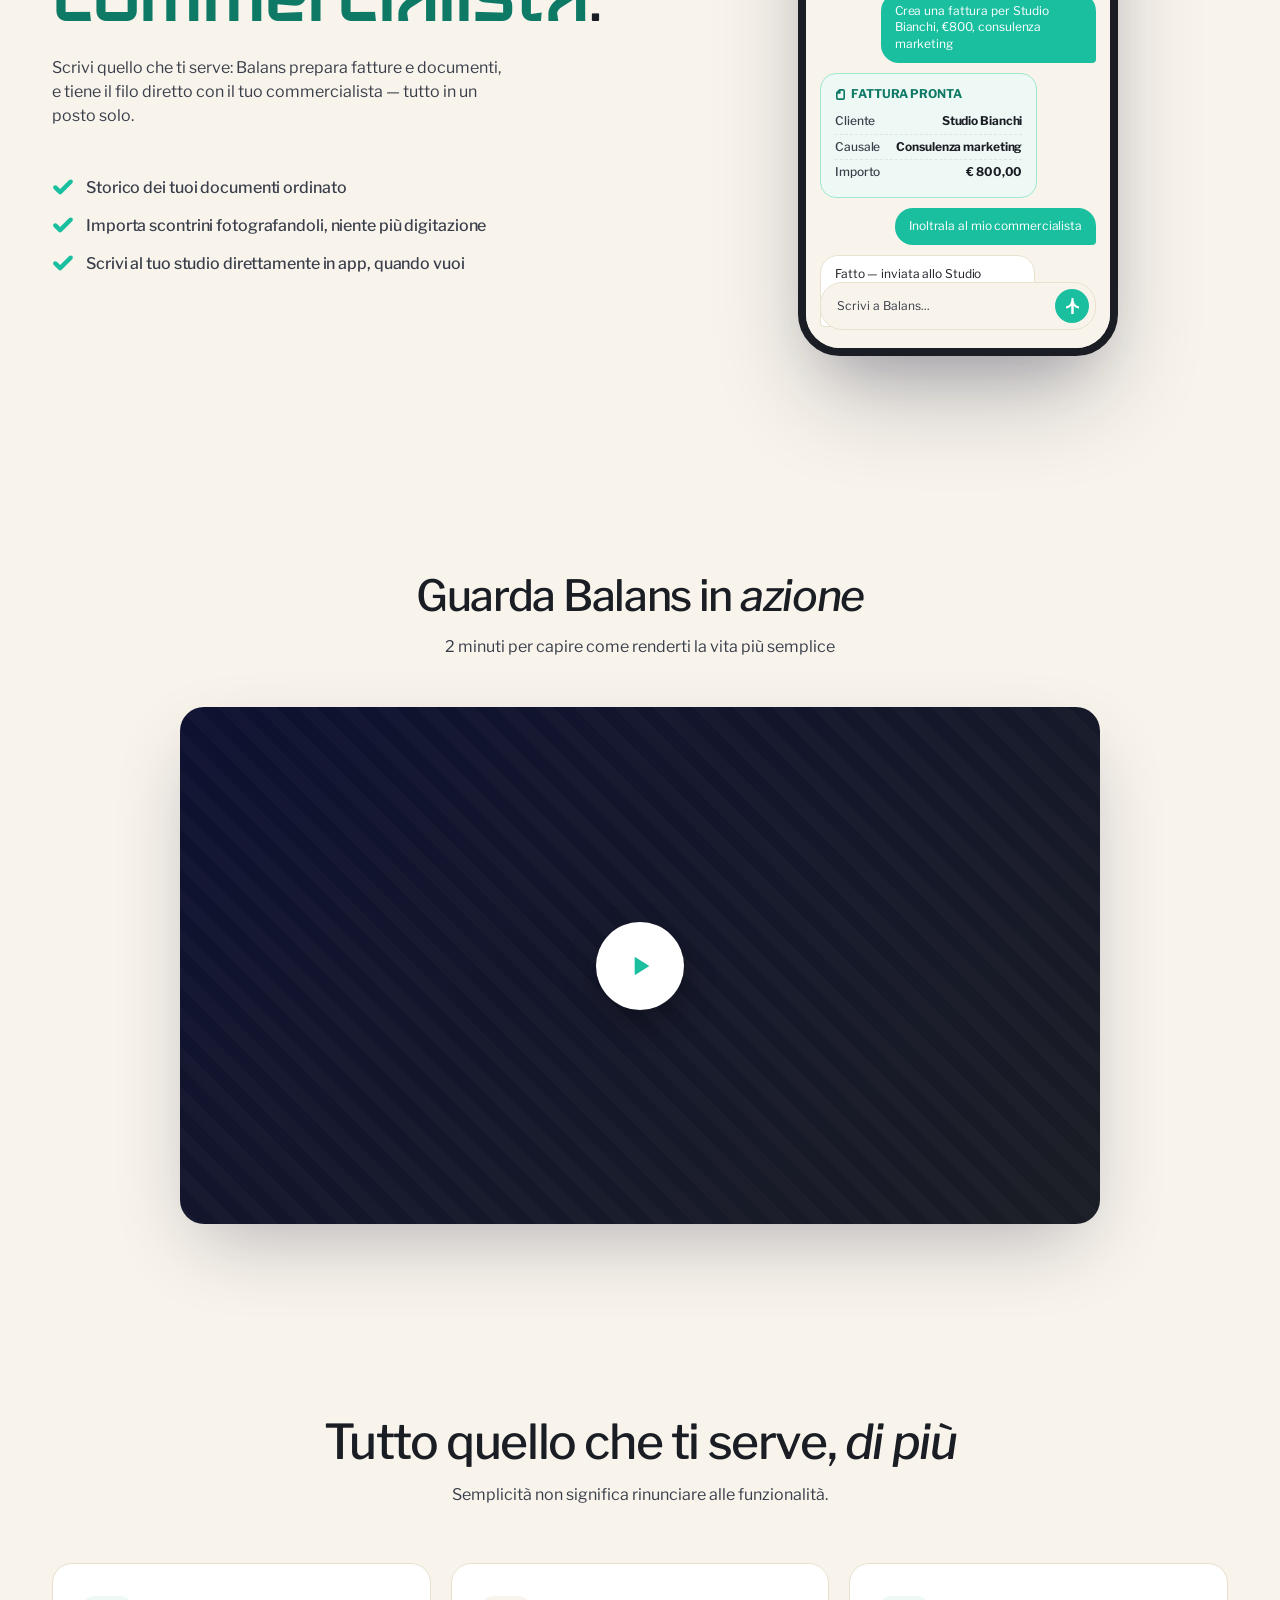
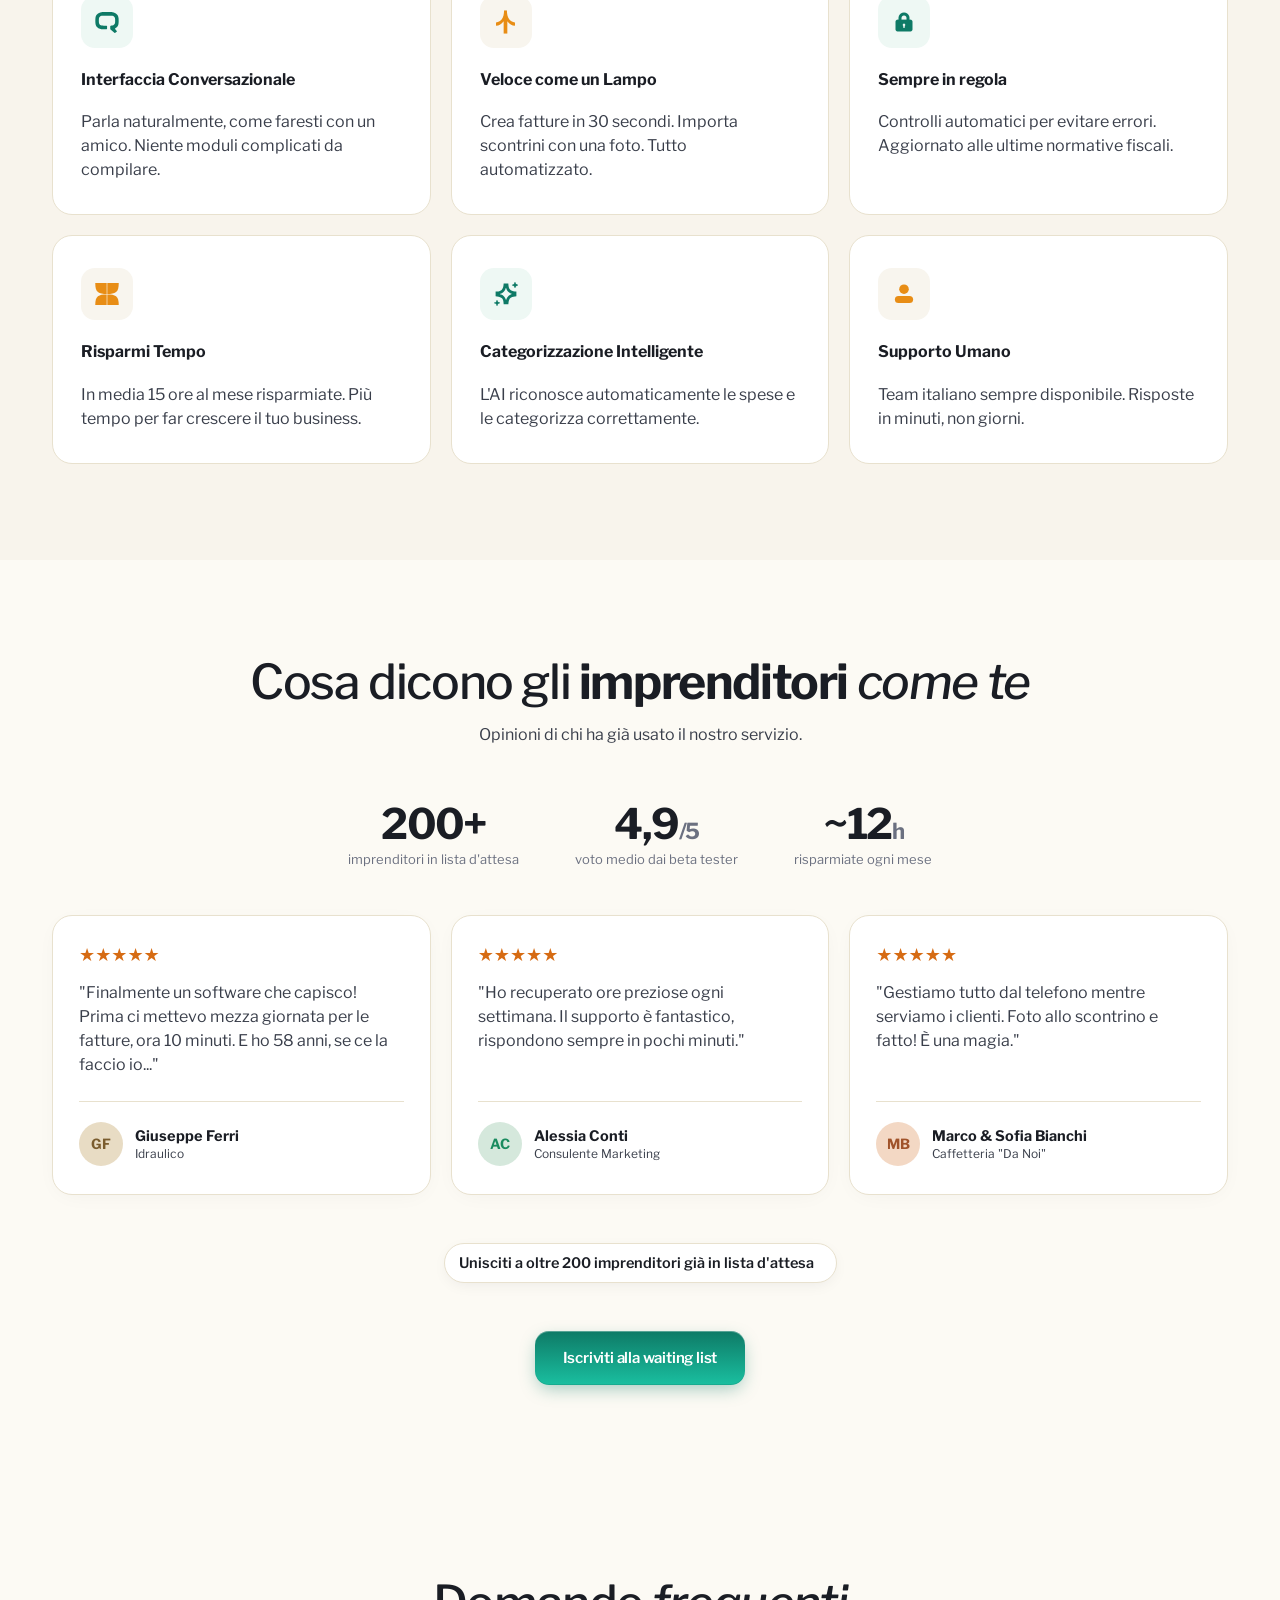
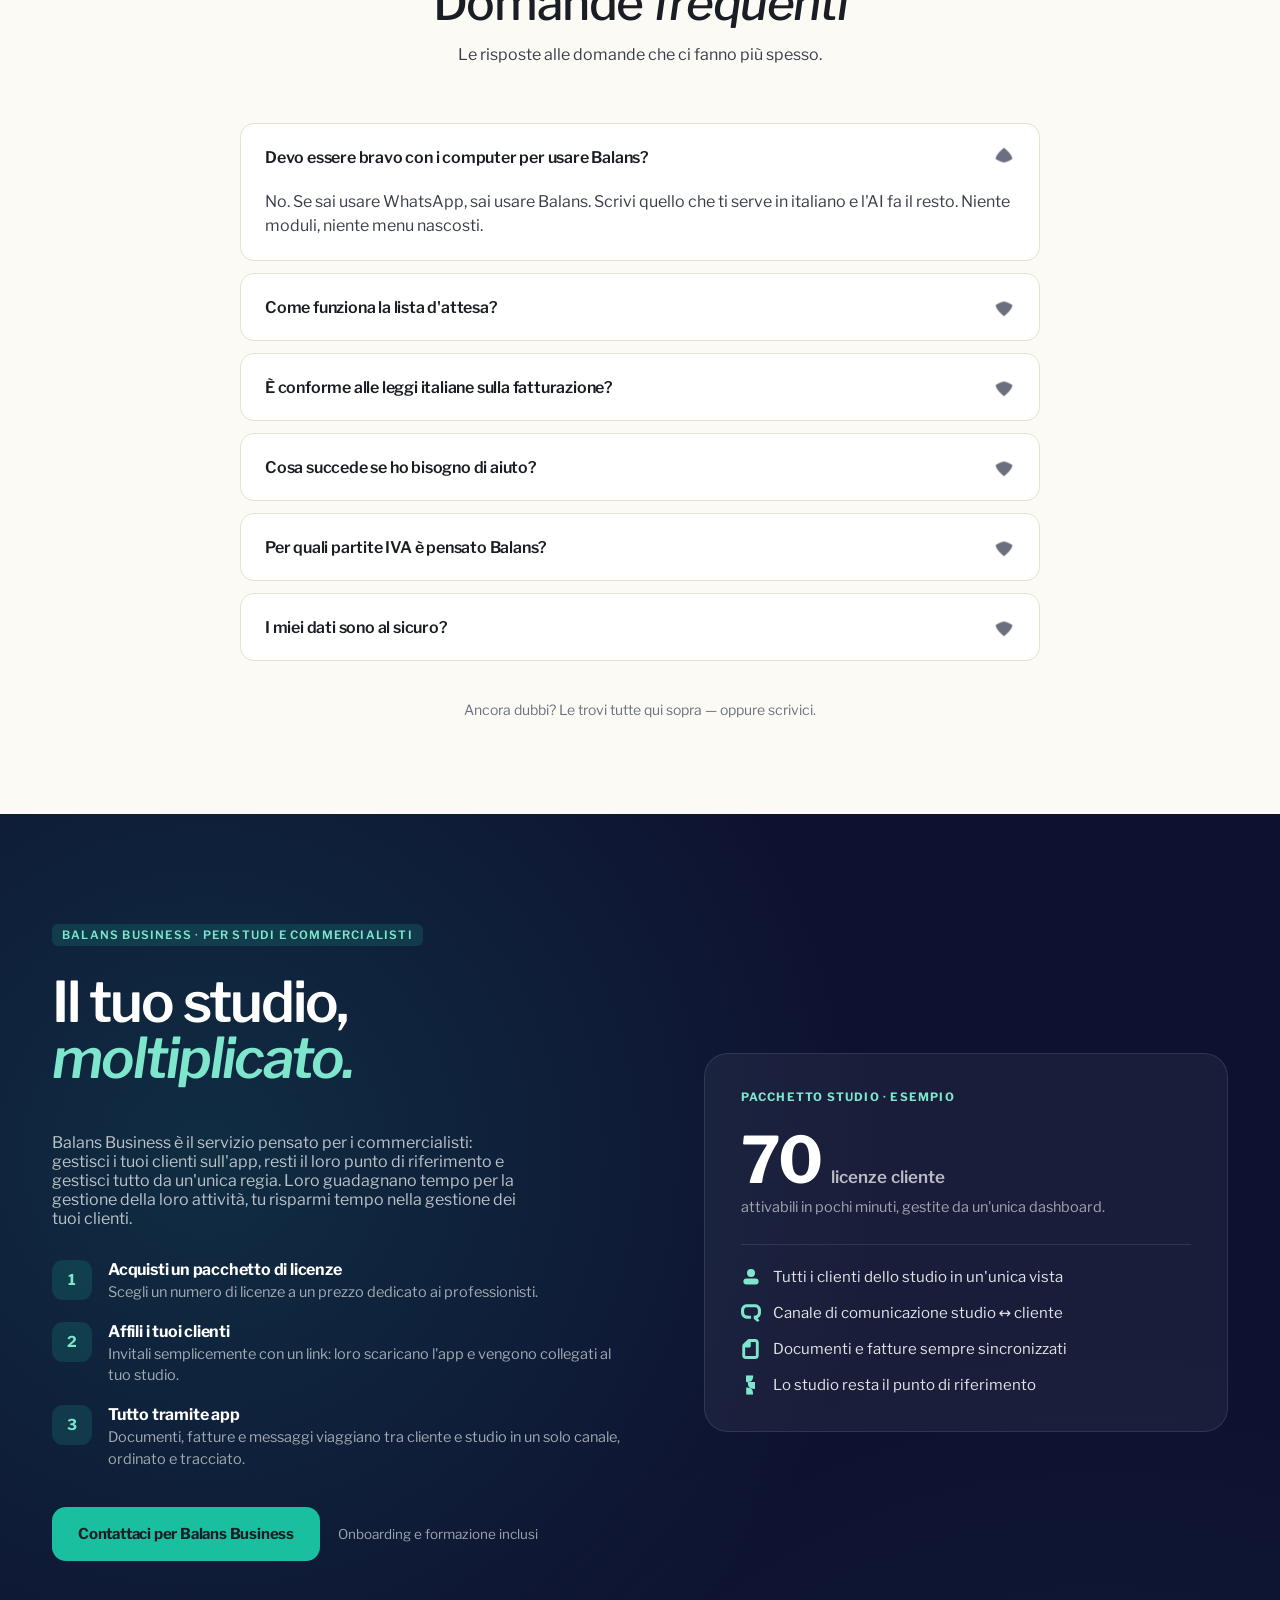
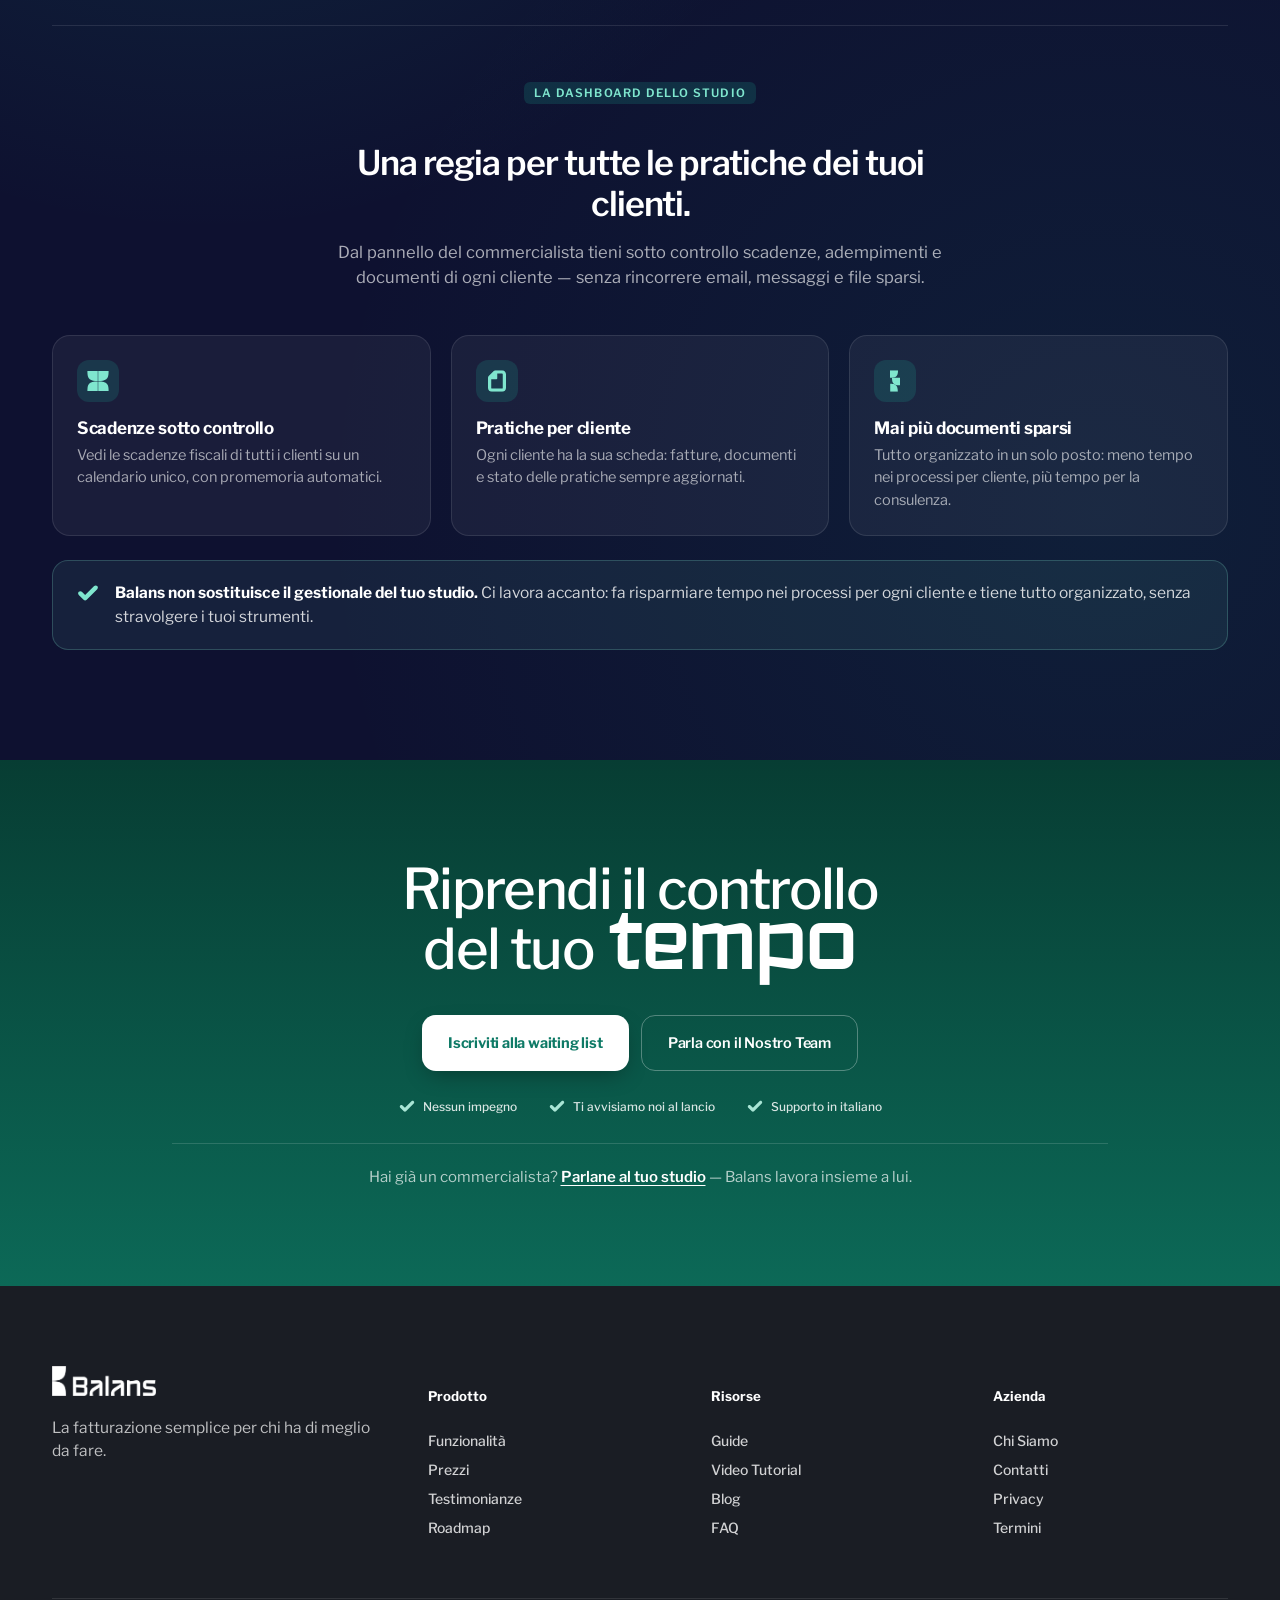
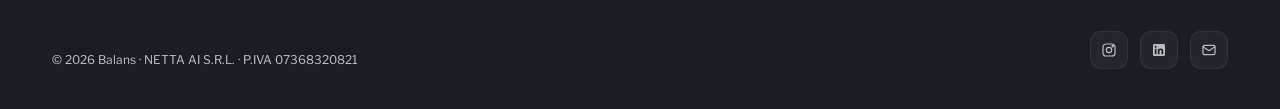
<file: homepage.html>
<!DOCTYPE html>
<html lang="it">

<head>
  <meta http-equiv="Content-Type" content="text/html; charset=UTF-8">

  <title>Balans — Ritrova la serenità nella gestione della tua azienda</title>
  <meta name="viewport" content="width=device-width, initial-scale=1">
  <link rel="preconnect" href="https://fonts.googleapis.com/">
  <link rel="preconnect" href="https://fonts.gstatic.com/" crossorigin="">
  <link rel="stylesheet" href="/assets/css/style.css">

</head>

<body>

  <!-- ─────────────── HEADER ─────────────── -->
  <header class="hdr">
    <div class="container hdr-row">
      <div style="display:flex; align-items:center; gap:14px;">
        <span class="logo-wordmark"></span>
      </div>
      <nav class="hdr-nav">
        <a href="https://balansapp.it/#come-funziona">Come funziona</a>
        <a href="https://balansapp.it/#funzionalita">Assistente</a>
        <a href="https://balansapp.it/#funzioni">Funzioni</a>
        <a href="https://balansapp.it/#testimonianze">Testimonianze</a>
        <a href="https://balansapp.it/#faq">FAQ</a>
      </nav>
      <button class="hdr-cta">Iscriviti alla waiting list</button>
      <button class="theme-toggle" aria-label="Cambia tema" type="button">
        <svg class="ic-moon" width="18" height="18" viewBox="0 0 24 24" fill="none" stroke="currentColor"
          stroke-width="2" stroke-linecap="round" stroke-linejoin="round">
          <path d="M21 13a8 8 0 1 1-10-10 7 7 0 0 0 10 10Z"></path>
        </svg>
        <svg class="ic-sun" width="18" height="18" viewBox="0 0 24 24" fill="none" stroke="currentColor"
          stroke-width="2" stroke-linecap="round" stroke-linejoin="round">
          <circle cx="12" cy="12" r="4"></circle>
          <path d="M12 3v2M12 19v2M3 12h2M19 12h2M5.5 5.5 7 7M17 17l1.5 1.5M5.5 18.5 7 17M17 7l1.5-1.5"></path>
        </svg>
      </button>
    </div>
  </header>

  <!-- ─────────────── HERO ─────────────── -->
  <section class="hero">
    <div class="hero-bg"></div>
    <div class="container hero-grid">

      <div class="hero-text" style="max-width: 600px;">
        <h1 class="hero-h1"
          style="font-weight: 300; font-family: &quot;Libre Franklin&quot;; font-size: 70px; max-width: 582px; padding: 1px; border-width: 0px; border-style: solid">
          Meno tempo <b style="color: var(--navy); font-family: &quot;Libre Franklin&quot;; font-weight: 300">dietro le
            fatture</b>,
          <span style="font-family: 'Galldis', serif; color: rgb(26, 191, 160); font-weight: 300; font-size: 62px">più
            tempo</span> per il tuo <b
            style="font-family: &quot;Libre Franklin&quot;; font-weight: 700; font-size: 70px">business</b>
        </h1>
        <p class="hero-sub" style="font-size: 18px; max-width: 541px; margin: 28px 0px 36px">Con Balans gestisci fatture
          e movimenti della tua partita IVA in pochissimo tempo.
          Quello che risparmi lo dedichi alla tua azienda — e a far crescere i tuoi guadagni.</p>

        <form class="hero-waitlist" onsubmit="event.preventDefault()">
          <div class="hero-waitlist-row">
            <input class="hero-input" type="email" placeholder="La tua email" required="">
            <button class="hero-btn" type="submit">
              Iscriviti alla waiting list
            </button>
          </div>
          <label class="hero-waitlist-check">
            <input type="checkbox" required="">
            <span class="box" aria-hidden="true">
              <svg viewBox="0 0 14 14" fill="none" stroke="currentColor" stroke-width="2.4" stroke-linecap="round"
                stroke-linejoin="round">
                <path d="m3 7 3 3 5-6"></path>
              </svg>
            </span>
            <span class="txt">Accetto la <a href="https://balansapp.it/#">Privacy Policy</a> e i <a
                href="https://balansapp.it/#">Termini di servizio</a>.</span>
          </label>
        </form>


      </div>

      <div class="hero-phone-wrap">
        <!-- Floating preview cards -->
        <div class="float-card float-1" style="top: 96px; left: -40px;">
          <div class="ic-bg">
            <span class="ic" style="--src: url('/assets/img/icons/vettoriale/up.svg'); width:20px; height:20px;"></span>
          </div>
          <div>
            <div class="label">Fattura creata!</div>
            <div class="value">In soli 30 secondi</div>
          </div>
        </div>

        <div class="float-card float-2" style="bottom: 64px; right: -52px;">
          <div class="ic-bg" style="background-color: rgb(248, 245, 238)">
            <span class="ic"
              style="--src: url('/assets/img/icons/vettoriale/time.svg'); width: 20px; height: 20px; color: rgb(232, 141, 21); background-color: rgb(232, 141, 21)"></span>
          </div>
          <div>
            <div class="label">Tempo risparmiato</div>
            <div class="value">15 ore al mese</div>
          </div>
        </div>

        <!-- Phone with chat preview -->
        <div class="phone hero-phone lg">
          <div class="phone-island"></div>
          <div class="phone-content">
            <div class="phone-statusbar">
              <span>9:41</span>
              <span class="right">
                <svg width="17" height="11" viewBox="0 0 17 11" fill="currentColor">
                  <rect x="0" y="6.5" width="2.6" height="4" rx="0.6"></rect>
                  <rect x="4" y="4.5" width="2.6" height="6" rx="0.6"></rect>
                  <rect x="8" y="2.5" width="2.6" height="8" rx="0.6"></rect>
                  <rect x="12" y="0" width="2.6" height="10" rx="0.6"></rect>
                </svg>
                <svg width="22" height="11" viewBox="0 0 22 11">
                  <rect x="0.5" y="0.5" width="18" height="10" rx="2" fill="none" stroke="currentColor" opacity="0.4">
                  </rect>
                  <rect x="2" y="2" width="14" height="7" rx="1" fill="currentColor"></rect>
                </svg>
              </span>
            </div>
            <div class="ps-chat-hdr">
              <div class="av" style="opacity: 1"><span class="ic"
                  style="--src: url('/assets/img/icons/vettoriale/menu.svg'); width: 20px; height: 20px; border: 0px solid;"></span>
              </div>
              <div style="flex:1;">
                <div class="nm">Balans Assistant</div>
                <div class="st">&#9679; Online</div>
              </div>
            </div>
            <div class="ps-chat-body">
              <div class="bub me">Devo fare una fattura a Mario Rossi per €500</div>
              <div class="bub ai">Perfetto! Ho
                trovato Mario Rossi nei tuoi contatti. Per cosa era la prestazione?</div>
              <div class="bub me">Consulenza del 15 maggio</div>
              <div class="bub ai-card" style="border-color: rgb(94, 238, 191)">
                <div class="h"><span class="ic" style="--src: url('/assets/img/icons/vettoriale/doc.svg');"></span> Ecco
                  la tua
                  fattura
                  ✨</div>
                <div class="row"><span class="k">Cliente</span><span class="v">Mario Rossi</span></div>
                <div class="row"><span class="k">Importo</span><span class="v">€ 500,00</span></div>
                <div class="row"><span class="k">Data</span><span class="v">15/05/2026</span></div>
                <button
                  style="margin-top:10px; width:100%; height:34px; border:0; border-radius:9px; background:linear-gradient(to bottom, var(--teal-ink) 0%, var(--teal) 100%); color:#fff; font-family:inherit; font-weight:600; font-size:12.5px; cursor:pointer;">
                  Invia Fattura
                </button>
              </div>
            </div>
            <div class="ps-chat-comp" style="border-width: 2px; border-color: rgb(25, 187, 157); border-radius: 14px">
              <span class="ph">Scrivi a Balans...</span>
              <div class="send-btn" style="color: rgb(26, 188, 157); background-color: rgba(26, 191, 160, 0)"><span
                  class="ic"
                  style="--src: url('/assets/img/icons/vettoriale/send.svg'); color: rgb(25, 184, 154)"></span>
              </div>
            </div>
          </div>
        </div>
      </div>

    </div>
  </section>

  <!-- ─────────────── COMPARE — Prima / Con Balans ─────────────── -->
  <section class="compare">
    <div class="container">
      <div class="compare-head">
        <h2>Ti riconosci in questa <em>situazione?</em></h2>
        <p>
          Sappiamo quanto può essere frustrante gestire la contabilità quando
          tutto quello che vuoi è concentrarti sul tuo lavoro.
        </p>
      </div>
      <div class="compare-grid">
        <div class="compare-col bad">
          <h3>Prima di Balans <span class="emo">😰</span></h3>
          <div class="compare-li">
            <span class="mark">✕</span>
            Passi ore ogni mese a organizzare scontrini e fatture
            <span class="emo" style="margin-left:4px;">😓</span>
          </div>
          <div class="compare-li">
            <span class="mark">✕</span>
            Software complicati che richiedono corsi per essere usati
            <span class="emo" style="margin-left:4px;">😵‍💫</span>
          </div>
          <div class="compare-li">
            <span class="mark">✕</span>
            Ansia da scadenze e paura di dimenticare qualcosa
            <span class="emo" style="margin-left:4px;">😰</span>
          </div>
        </div>
        <div class="compare-col good">
          <h3>Con Balans <span class="emo">😊</span></h3>
          <div class="compare-li">
            <span class="mark"><span class="ic"
                style="--src: url('/assets/img/icons/vettoriale/check.svg'); width:13px; height:13px;"></span></span>
            Crei fatture in 20 secondi parlando naturalmente
            <span class="emo" style="margin-left:4px;">😰</span>
          </div>
          <div class="compare-li">
            <span class="mark"><span class="ic"
                style="--src: url('/assets/img/icons/vettoriale/check.svg'); width:13px; height:13px;"></span></span>
            Semplice come scrivere un messaggio su WhatsApp
            <span class="emo" style="margin-left:4px;">💬</span>
          </div>
          <div class="compare-li">
            <span class="mark"><span class="ic"
                style="--src: url('/assets/img/icons/vettoriale/check.svg'); width:13px; height:13px;"></span></span>
            Meno ansia: le scadenze te le ricorda Balans, tu puoi dedicarti al tuo lavoro
            <span class="emo" style="margin-left:4px;">😌</span>
          </div>
        </div>
      </div>
    </div>

  </section>

  <!-- ─────────────── COME FUNZIONA — 3 step ─────────────── -->
  <section class="how" id="come-funziona" style="padding: 100px 0; background: var(--surface-alt);">
    <div class="container">
      <div class="feats-head">
        <h2>Inizia in <em>3 passi</em></h2>
        <p>Dalla registrazione alla prima fattura in pochi minuti — senza perdere tempo.</p>
      </div>
      <div class="steps-3"
        style="display:grid; grid-template-columns:repeat(3,1fr); gap:24px; max-width:1040px; margin:0 auto;">

        <div
          style="position:relative; background:var(--surface); border:1px solid var(--hairline); border-radius:20px; padding:32px 28px;">
          <div style="display:flex; align-items:center; gap:14px; margin-bottom:20px;">
            <div
              style="width:42px; height:42px; border-radius:999px; background:var(--ink); color:var(--surface); display:flex; align-items:center; justify-content:center; font-family:'Libre Franklin',sans-serif; font-weight:700; font-size:17px;">
              1</div>
            <div
              style="width:42px; height:42px; border-radius:12px; background:var(--teal-soft); color:var(--teal-ink); display:flex; align-items:center; justify-content:center;">
              <span class="ic"
                style="--src: url('/assets/img/icons/png/download.png'); width:22px; height:22px;"></span>
            </div>
          </div>
          <h4
            style="margin:0 0 8px; font-family:'Libre Franklin',sans-serif; font-size:19px; font-weight:600; letter-spacing:-0.4px; color:var(--ink);">
            Scarichi l'app</h4>
          <p style="margin:0; font-size:14.5px; line-height:1.55; color:var(--ink-3);">Disponibile per iPhone e Android.
            Bastano pochi secondi per installarla e iniziare.</p>
        </div>

        <div
          style="position:relative; background:var(--surface); border:1px solid var(--hairline); border-radius:20px; padding:32px 28px;">
          <div style="display:flex; align-items:center; gap:14px; margin-bottom:20px;">
            <div
              style="width:42px; height:42px; border-radius:999px; background:var(--ink); color:var(--surface); display:flex; align-items:center; justify-content:center; font-family:'Libre Franklin',sans-serif; font-weight:700; font-size:17px;">
              2</div>
            <div
              style="width:42px; height:42px; border-radius:12px; background:var(--teal-soft); color:var(--teal-ink); display:flex; align-items:center; justify-content:center;">
              <span class="ic"
                style="--src: url('/assets/img/icons/vettoriale/user.svg'); width:22px; height:22px;"></span>
            </div>
          </div>
          <h4
            style="margin:0 0 8px; font-family:'Libre Franklin',sans-serif; font-size:19px; font-weight:600; letter-spacing:-0.4px; color:var(--ink);">
            Ti registri con la tua P.IVA</h4>
          <p style="margin:0; font-size:14.5px; line-height:1.55; color:var(--ink-3);">Inserisci la partita IVA: Balans
            configura in automatico regime fiscale e scadenze.</p>
        </div>
        <div
          style="position:relative; background:var(--surface); border:1px solid var(--hairline); border-radius:20px; padding:32px 28px;">
          <div style="display:flex; align-items:center; gap:14px; margin-bottom:20px;">
            <div
              style="width:42px; height:42px; border-radius:999px; background:var(--teal); color:#fff; display:flex; align-items:center; justify-content:center; font-family:'Libre Franklin',sans-serif; font-weight:700; font-size:17px;">
              3</div>
            <div
              style="width:42px; height:42px; border-radius:12px; background:var(--teal-soft); color:var(--teal-ink); display:flex; align-items:center; justify-content:center;">
              <span class="ic"
                style="--src: url('/assets/img/icons/vettoriale/up.svg'); width:22px; height:22px;"></span>
            </div>
          </div>
          <h4
            style="margin:0 0 8px; font-family:'Libre Franklin',sans-serif; font-size:19px; font-weight:600; letter-spacing:-0.4px; color:var(--ink);">
            Emetti la prima fattura</h4>
          <p style="margin:0; font-size:14.5px; line-height:1.55; color:var(--ink-3);">In meno di 30 secondi, parlando
            in italiano. La invii allo SDI senza pensieri.</p>
        </div>

      </div>
      <div class="section-cta">
        <button class="btn" type="button">Iscriviti alla waiting list</button>
      </div>
    </div>
  </section>

  <!-- ─────────────── PURPOSE ─────────────── -->
  <section class="purpose" id="purpose"
    style="padding: 120px 0; background: linear-gradient(to bottom, var(--teal-soft) 0%, var(--teal-tint) 55%, var(--surface-alt) 100%); border-top: 1px solid var(--teal-soft); border-bottom: 1px solid var(--teal-soft); position: relative; overflow: hidden;">
    <div style="
      position: absolute; inset: 0; pointer-events: none;
      background:
        radial-gradient(circle at 18% 22%, rgba(26,191,160,0.10) 0%, transparent 42%),
        radial-gradient(circle at 84% 80%, rgba(14,17,48,0.04) 0%, transparent 44%);"></div>

    <div class="container-narrow" style="position: relative; text-align: center; max-width: 880px; margin: 0 auto;">
      <h2 style="
        margin: 0; font-family: 'Libre Franklin', sans-serif;
        font-size: 46px; line-height: 1.18; font-weight: 500;
        letter-spacing: -1.4px; color: var(--ink); text-wrap: balance;">
        Rendiamo <span
          style="font-family: 'Galldis', serif; font-weight: 400; color: var(--teal-ink); letter-spacing: -0.8px; font-size: 60px;">semplice</span>
        la gestione
        della tua
        <strong style="font-weight: 700;">partita IVA</strong>.
      </h2>

      <p
        style="margin: 32px auto 0; max-width: 620px; font-family: 'Libre Franklin', sans-serif; font-size: 18px; line-height: 1.6; font-weight: 400; color: var(--ink-2); text-align: center; text-wrap: balance;">
        Fatture, scadenze e documenti non devono più rubarti tempo ed energie. Balans tiene in ordine la burocrazia al
        posto tuo, così puoi pensare a far crescere la tua attività.</p>
    </div>
  </section>

  <!-- ─────────────── CHAT FEATURE ─────────────── -->
  <section class="feat" id="funzionalita">
    <div class="container">
      <div class="feat-grid">
        <div class="feat-text">
          <span class="feat-eyebrow">Sempre in contatto</span>
          <h2><strong style="font-weight: 700;">Comunica</strong>
            meglio con il tuo
            <em>commercialista</em>.
          </h2>
          <p>
            Scrivi quello che ti serve: Balans prepara fatture e documenti, e tiene il filo diretto con il tuo
            commercialista — tutto in un posto solo.
          </p>
          <div class="feat-list">
            <div class="feat-li">
              <span class="ic"
                style="--src: url('/assets/img/icons/vettoriale/check.svg'); background-color: rgb(26, 191, 160)"></span>
              Storico dei tuoi documenti ordinato
            </div>
            <div class="feat-li">
              <span class="ic"
                style="--src: url('/assets/img/icons/vettoriale/check.svg'); background-color: rgb(26, 191, 160)"></span>
              Importa scontrini fotografandoli, niente più digitazione
            </div>
            <div class="feat-li">
              <span class="ic"
                style="--src: url('/assets/img/icons/vettoriale/check.svg'); background-color: rgb(26, 191, 160)"></span>
              Scrivi al tuo studio direttamente in app, quando vuoi
            </div>
          </div>

        </div>

        <div class="feat-phone-wrap">
          <div class="phone">
            <div class="phone-island"></div>
            <div class="phone-content">
              <div class="phone-statusbar">
                <span>9:41</span>
                <span class="right">
                  <svg width="17" height="11" viewBox="0 0 17 11" fill="currentColor">
                    <rect x="0" y="6.5" width="2.6" height="4" rx="0.6"></rect>
                    <rect x="4" y="4.5" width="2.6" height="6" rx="0.6"></rect>
                    <rect x="8" y="2.5" width="2.6" height="8" rx="0.6"></rect>
                    <rect x="12" y="0" width="2.6" height="10" rx="0.6"></rect>
                  </svg>
                  <svg width="22" height="11" viewBox="0 0 22 11">
                    <rect x="0.5" y="0.5" width="18" height="10" rx="2" fill="none" stroke="currentColor" opacity="0.4">
                    </rect>
                    <rect x="2" y="2" width="14" height="7" rx="1" fill="currentColor"></rect>
                  </svg>
                </span>
              </div>
              <div class="ps-chat-hdr">
                <div class="av"><span class="ic"
                    style="--src: url('/assets/img/icons/vettoriale/menu.svg'); width:20px; height:20px;"></span>
                </div>
                <div style="flex:1;">
                  <div class="nm">Balans Assistant</div>
                  <div class="st">&#9679; Online</div>
                </div>
              </div>
              <div class="ps-chat-body">
                <div class="bub me">Quanto ho fatturato questo mese?</div>
                <div class="bub ai">A maggio hai
                  fatturato € 4.230 con 7 fatture. Sei al 22% del tuo limite forfettario annuale.</div>
                <div class="bub me">Crea una fattura per Studio Bianchi, €800, consulenza marketing</div>
                <div class="bub ai-card" style="border-color: rgb(158, 232, 207)">
                  <div class="h"><span class="ic" style="--src: url('/assets/img/icons/vettoriale/doc.svg');"></span>
                    Fattura
                    pronta
                  </div>
                  <div class="row"><span class="k">Cliente</span><span class="v">Studio Bianchi</span></div>
                  <div class="row"><span class="k">Causale</span><span class="v">Consulenza marketing</span></div>
                  <div class="row"><span class="k">Importo</span><span class="v">€ 800,00</span></div>
                </div>
                <div class="bub me">Inoltrala al mio commercialista</div>
                <div class="bub ai">Fatto — inviata allo Studio Verardi. Ti avviso appena la registrano.</div>
              </div>
              <div class="ps-chat-comp">
                <span class="ph">Scrivi a Balans...</span>
                <div class="send-btn"><span class="ic"
                    style="--src: url('/assets/img/icons/vettoriale/up.svg');"></span>
                </div>
              </div>
            </div>
          </div>
        </div>
      </div>
    </div>
  </section>

  <!-- ─────────────── VIDEO ─────────────── -->
  <section class="video-sec">
    <div class="container">
      <div class="video-head">
        <h2>Guarda Balans in <em>azione</em></h2>
        <p>2 minuti per capire come renderti la vita più semplice</p>
      </div>
      <div class="video-frame">
        <button class="video-play" aria-label="Riproduci video">
          <svg width="32" height="32" viewBox="0 0 24 24" fill="currentColor">
            <path d="M8 5v14l11-7z"></path>
          </svg>
        </button>
      </div>
    </div>

  </section>

  <!-- ─────────────── FEATS — 6-card grid ─────────────── -->
  <section class="feats" id="funzioni">
    <div class="container">
      <div class="feats-head">
        <h2>Tutto quello che ti serve, <em>di più</em></h2>
        <p>Semplicità non significa rinunciare alle funzionalità.</p>
      </div>
      <div class="feats-grid">

        <div class="feat-card">
          <div class="ic-bg">
            <span class="ic"
              style="--src: url('/assets/img/icons/vettoriale/chat.svg'); width:24px; height:24px;"></span>
          </div>
          <h4>Interfaccia Conversazionale</h4>
          <p>Parla naturalmente, come faresti con un amico. Niente moduli complicati da compilare.</p>
        </div>

        <div class="feat-card">
          <div class="ic-bg" style="color: rgb(232, 141, 21); background-color: rgb(248, 245, 238)">
            <span class="ic" style="--src: url('/assets/img/icons/vettoriale/up.svg'); width:24px; height:24px;"></span>
          </div>
          <h4>Veloce come un Lampo</h4>
          <p>Crea fatture in 30 secondi. Importa scontrini con una foto. Tutto automatizzato.</p>
        </div>

        <div class="feat-card">
          <div class="ic-bg">
            <span class="ic" style="--src: url('/assets/img/icons/png/lock.png'); width:24px; height:24px;"></span>
          </div>
          <h4>Sempre in regola</h4>
          <p>Controlli automatici per evitare errori. Aggiornato alle ultime normative fiscali.</p>
        </div>

        <div class="feat-card">
          <div class="ic-bg" style="color: rgb(232, 141, 21); background-color: rgb(248, 245, 238)">
            <span class="ic"
              style="--src: url('/assets/img/icons/vettoriale/time.svg'); width:24px; height:24px;"></span>
          </div>
          <h4>Risparmi Tempo</h4>
          <p>In media 15 ore al mese risparmiate. Più tempo per far crescere il tuo business.</p>
        </div>

        <div class="feat-card">
          <div class="ic-bg">
            <span class="ic" style="--src: url('/assets/img/icons/vettoriale/ai.svg'); width:24px; height:24px;"></span>
          </div>
          <h4>Categorizzazione Intelligente</h4>
          <p>L'AI riconosce automaticamente le spese e le categorizza correttamente.</p>
        </div>

        <div class="feat-card">
          <div class="ic-bg" style="background-color: rgb(248, 245, 238); color: rgb(232, 141, 21)">
            <span class="ic"
              style="--src: url('/assets/img/icons/vettoriale/user.svg'); width:24px; height:24px;"></span>
          </div>
          <h4>Supporto Umano</h4>
          <p>Team italiano sempre disponibile. Risposte in minuti, non giorni.</p>
        </div>

      </div>
    </div>

  </section>

  <!-- ─────────────── REVIEWS ─────────────── -->
  <section class="reviews" id="testimonianze">
    <div class="container">
      <div class="reviews-head">
        <h2>Cosa dicono gli <strong style="font-weight: 700;">imprenditori</strong> <em>come te</em></h2>
        <p>Opinioni di chi ha già usato il nostro servizio.</p>
      </div>

      <div style="display:flex; justify-content:center; gap:56px; flex-wrap:wrap; margin:0 auto 48px; max-width:760px;">
        <div style="text-align:center;">
          <div
            style="font-family:'Libre Franklin',sans-serif; font-size:42px; font-weight:700; letter-spacing:-1.6px; color:var(--ink); line-height:1;">
            200+</div>
          <div style="font-size:13px; color:var(--ink-3); margin-top:6px;">imprenditori in lista d'attesa</div>
        </div>
        <div style="text-align:center;">
          <div
            style="font-family:'Libre Franklin',sans-serif; font-size:42px; font-weight:700; letter-spacing:-1.6px; color:var(--ink); line-height:1;">
            4,9<span style="font-size:22px; color:var(--ink-3);">/5</span></div>
          <div style="font-size:13px; color:var(--ink-3); margin-top:6px;">voto medio dai beta tester</div>
        </div>
        <div style="text-align:center;">
          <div
            style="font-family:'Libre Franklin',sans-serif; font-size:42px; font-weight:700; letter-spacing:-1.6px; color:var(--ink); line-height:1;">
            ~12<span style="font-size:22px; color:var(--ink-3);">h</span></div>
          <div style="font-size:13px; color:var(--ink-3); margin-top:6px;">risparmiate ogni mese</div>
        </div>
      </div>
      <div class="reviews-grid">

        <div class="review">
          <div class="stars" style="font-size:18px;">★★★★★</div>
          <p class="review-text">
            "Finalmente un software che capisco! Prima ci mettevo mezza giornata
            per le fatture, ora 10 minuti. E ho 58 anni, se ce la faccio io..."
          </p>
          <div class="review-author">
            <div class="avatar" style="background:#E8DCC4; color:#7A5C2E;">GF</div>
            <div class="name-block">
              <div class="nm">Giuseppe Ferri</div>
              <div class="role">Idraulico</div>
            </div>
          </div>
        </div>

        <div class="review">
          <div class="stars" style="font-size:18px;">★★★★★</div>
          <p class="review-text">
            "Ho recuperato ore preziose ogni settimana.
            Il supporto è fantastico, rispondono sempre in pochi minuti."
          </p>
          <div class="review-author">
            <div class="avatar" style="background:#D5E8DC; color:#1A8B5F;">AC</div>
            <div class="name-block">
              <div class="nm">Alessia Conti</div>
              <div class="role">Consulente Marketing</div>
            </div>
          </div>
        </div>

        <div class="review">
          <div class="stars" style="font-size:18px;">★★★★★</div>
          <p class="review-text">
            "Gestiamo tutto dal telefono mentre serviamo i clienti.
            Foto allo scontrino e fatto! È una magia."
          </p>
          <div class="review-author">
            <div class="avatar" style="background:#F3D8C4; color:#A0532A;">MB</div>
            <div class="name-block">
              <div class="nm">Marco &amp; Sofia Bianchi</div>
              <div class="role">Caffetteria "Da Noi"</div>
            </div>
          </div>
        </div>

      </div>

      <div class="review-count">Unisciti a oltre 200 imprenditori già in lista d'attesa</div>
      <div class="section-cta">
        <button class="btn" type="button">Iscriviti alla waiting list</button>
      </div>
    </div>
  </section>

  <!-- ─────────────── FAQ ─────────────── -->
  <section class="faq" id="faq">
    <div class="container">
      <div class="faq-head">
        <h2>Domande <em>frequenti</em></h2>
        <p>Le risposte alle domande che ci fanno più spesso.</p>
      </div>
      <div class="faq-list">

        <div class="faq-item open">
          <button class="faq-q" type="button">
            Devo essere bravo con i computer per usare Balans?
            <span class="ic chev" style="--src: url('/assets/img/icons/png/chevronDown.png');"></span>
          </button>
          <div class="faq-a">
            No. Se sai usare WhatsApp, sai usare Balans. Scrivi quello che ti serve
            in italiano e l'AI fa il resto. Niente moduli, niente menu nascosti.
          </div>
        </div>

        <div class="faq-item">
          <button class="faq-q" type="button">
            Come funziona la lista d'attesa?
            <span class="ic chev" style="--src: url('/assets/img/icons/png/chevronDown.png');"></span>
          </button>
          <div class="faq-a">
            Ti iscrivi con la tua email, senza impegno e senza carta. Apriamo gli
            accessi a ondate nei primi mesi del 2026: i primi iscritti entrano per
            primi e con condizioni riservate.
          </div>
        </div>

        <div class="faq-item">
          <button class="faq-q" type="button">
            È conforme alle leggi italiane sulla fatturazione?
            <span class="ic chev" style="--src: url('/assets/img/icons/png/chevronDown.png');"></span>
          </button>
          <div class="faq-a">
            Assolutamente. Balans è certificato per la fatturazione elettronica SDI,
            conforme al regime forfettario e ordinario, e si aggiorna automaticamente
            alle nuove normative.
          </div>
        </div>

        <div class="faq-item">
          <button class="faq-q" type="button">
            Cosa succede se ho bisogno di aiuto?
            <span class="ic chev" style="--src: url('/assets/img/icons/png/chevronDown.png');"></span>
          </button>
          <div class="faq-a">
            Il nostro team italiano è disponibile in chat dal lunedì al venerdì,
            dalle 9 alle 19. Rispondiamo in minuti, non in giorni.
          </div>
        </div>

        <div class="faq-item">
          <button class="faq-q" type="button">
            Per quali partite IVA è pensato Balans?
            <span class="ic chev" style="--src: url('/assets/img/icons/png/chevronDown.png');"></span>
          </button>
          <div class="faq-a">
            Per freelance, autonomi e piccole imprese, in regime forfettario o
            ordinario. Se hai una partita IVA italiana, Balans fa per te.
          </div>
        </div>

        <div class="faq-item">
          <button class="faq-q" type="button">
            I miei dati sono al sicuro?
            <span class="ic chev" style="--src: url('/assets/img/icons/png/chevronDown.png');"></span>
          </button>
          <div class="faq-a">
            I dati sono ospitati su server in Italia, cifrati end-to-end e conformi
            al GDPR. Solo tu puoi accedervi.
          </div>
        </div>

      </div>
      <div class="faq-foot" style="text-align:center; margin-top:40px; font-size:14px; color:var(--ink-3);">Ancora
        dubbi? Le trovi tutte qui sopra — oppure scrivici.</div>
    </div>
  </section>


  <section id="business"
    style="background: var(--navy, #0E1130); color:#fff; padding: 110px 0; position: relative; overflow: hidden;">
    <div
      style="position:absolute; inset:0; pointer-events:none; background: radial-gradient(circle at 16% 22%, rgba(26,191,160,0.16) 0%, transparent 42%), radial-gradient(circle at 86% 84%, rgba(26,191,160,0.08) 0%, transparent 46%);">
    </div>
    <div class="container" style="position:relative;">
      <div style="display:grid; grid-template-columns: 1.05fr 0.95fr; gap: 72px; align-items:center;">

        <!-- Left: pitch -->
        <div>
          <span class="feat-eyebrow" style="background: rgba(26,191,160,0.16); color:#7FE6CE;">Balans Business · Per
            studi e commercialisti</span>
          <h2
            style="color:#fff; margin-top:4px; font-family:'Libre Franklin',sans-serif; font-size:56px; line-height:1.0; font-weight:600; letter-spacing:-2px;">
            Il tuo studio, <em style="color:#7FE6CE;">moltiplicato.</em></h2>
          <p style="color: rgba(255,255,255,0.72); max-width: 480px;">
            Balans Business è il servizio pensato per i commercialisti: gestisci i tuoi
            clienti sull'app, resti il loro punto di riferimento e gestisci tutto da
            un'unica regia. Loro guadagnano tempo per la gestione della loro attività, tu risparmi tempo nella gestione
            dei tuoi clienti.
          </p>

          <div style="display:flex; flex-direction:column; gap:18px; margin: 32px 0 36px;">
            <div style="display:flex; gap:16px; align-items:flex-start;">
              <div
                style="width:40px; height:40px; border-radius:11px; background:rgba(26,191,160,0.16); color:#7FE6CE; display:flex; align-items:center; justify-content:center; flex-shrink:0; font-family:'Libre Franklin',sans-serif; font-weight:700; font-size:15px;">
                1</div>
              <div>
                <div style="font-weight:700; font-size:16px; letter-spacing:-0.2px;">Acquisti
                  un pacchetto di licenze</div>
                <div style="color:rgba(255,255,255,0.62); font-size:14.5px; line-height:1.5; margin-top:3px;">Scegli un
                  numero di licenze a un prezzo dedicato ai professionisti.</div>
              </div>
            </div>
            <div style="display:flex; gap:16px; align-items:flex-start;">
              <div
                style="width:40px; height:40px; border-radius:11px; background:rgba(26,191,160,0.16); color:#7FE6CE; display:flex; align-items:center; justify-content:center; flex-shrink:0; font-family:'Libre Franklin',sans-serif; font-weight:700; font-size:15px;">
                2</div>
              <div>
                <div style="font-weight:700; font-size:16px; letter-spacing:-0.2px;">Affili i
                  tuoi clienti</div>
                <div style="color:rgba(255,255,255,0.62); font-size:14.5px; line-height:1.5; margin-top:3px;">Invitali
                  semplicemente con un link: loro scaricano l'app e vengono collegati
                  al tuo studio.</div>
              </div>
            </div>
            <div style="display:flex; gap:16px; align-items:flex-start;">
              <div
                style="width:40px; height:40px; border-radius:11px; background:rgba(26,191,160,0.16); color:#7FE6CE; display:flex; align-items:center; justify-content:center; flex-shrink:0; font-family:'Libre Franklin',sans-serif; font-weight:700; font-size:15px;">
                3</div>
              <div>
                <div style="font-weight:700; font-size:16px; letter-spacing:-0.2px;">Tutto
                  tramite app</div>
                <div style="color:rgba(255,255,255,0.62); font-size:14.5px; line-height:1.5; margin-top:3px;">Documenti,
                  fatture e messaggi viaggiano tra cliente e studio in un solo
                  canale, ordinato e tracciato.</div>
              </div>
            </div>
          </div>

          <div style="display:flex; align-items:center; gap:18px; flex-wrap:wrap;">
            <button type="button"
              style="height:54px; padding:0 26px; background:var(--teal); color:var(--ink); border:0; border-radius:14px; font-family:'Libre Franklin',sans-serif; font-weight:700; font-size:15px; letter-spacing:-0.2px; cursor:pointer;">
              Contattaci per Balans Business
            </button>
            <span style="font-size:13.5px; color:rgba(255,255,255,0.6);">Onboarding e
              formazione inclusi</span>
          </div>
        </div>

        <!-- Right: stat panel -->
        <div
          style="background: rgba(255,255,255,0.05); border:1px solid rgba(255,255,255,0.10); border-radius:24px; padding:36px;">
          <div
            style="font-family:'Libre Franklin',sans-serif; font-size:11.5px; font-weight:700; letter-spacing:1.2px; text-transform:uppercase; color:#7FE6CE; margin-bottom:24px;">
            Pacchetto studio · esempio</div>

          <div style="display:flex; align-items:baseline; gap:10px; margin-bottom:6px;">
            <span
              style="font-family:'Libre Franklin',sans-serif; font-size:64px; font-weight:700; letter-spacing:-2.5px; line-height:1;">70</span>
            <span style="font-size:17px; color:rgba(255,255,255,0.7); font-weight:600;">licenze cliente</span>
          </div>
          <div style="font-size:14.5px; color:rgba(255,255,255,0.6); margin-bottom:28px;">
            attivabili in pochi minuti, gestite da un'unica dashboard.</div>

          <div
            style="border-top:1px solid rgba(255,255,255,0.10); padding-top:22px; display:flex; flex-direction:column; gap:16px;">
            <div style="display:flex; align-items:center; gap:12px;">
              <span class="ic"
                style="--src:url('/assets/img/icons/vettoriale/user.svg'); width:20px; height:20px; background-color:#7FE6CE;"></span>
              <span style="font-size:15px; color:rgba(255,255,255,0.88);">Tutti i clienti
                dello studio in un'unica vista</span>
            </div>
            <div style="display:flex; align-items:center; gap:12px;">
              <span class="ic"
                style="--src:url('/assets/img/icons/vettoriale/chat.svg'); width:20px; height:20px; background-color:#7FE6CE;"></span>
              <span style="font-size:15px; color:rgba(255,255,255,0.88);">Canale di
                comunicazione studio ↔ cliente</span>
            </div>
            <div style="display:flex; align-items:center; gap:12px;">
              <span class="ic"
                style="--src:url('/assets/img/icons/vettoriale/doc.svg'); width:20px; height:20px; background-color:#7FE6CE;"></span>
              <span style="font-size:15px; color:rgba(255,255,255,0.88);">Documenti e fatture
                sempre sincronizzati</span>
            </div>
            <div style="display:flex; align-items:center; gap:12px;">
              <span class="ic"
                style="--src:url('/assets/img/icons/vettoriale/balance.svg'); width:20px; height:20px; background-color:#7FE6CE;"></span>
              <span style="font-size:15px; color:rgba(255,255,255,0.88);">Lo studio resta il
                punto di riferimento</span>
            </div>
          </div>
        </div>

      </div>

      <!-- Dashboard commercialista: come funziona + vantaggi -->
      <div style="position:relative; margin-top:64px; padding-top:56px; border-top:1px solid rgba(255,255,255,0.10);">
        <div style="text-align:center; max-width:640px; margin:0 auto 44px;">
          <span class="feat-eyebrow" style="background: rgba(26,191,160,0.16); color:#7FE6CE;">La dashboard dello
            studio</span>
          <h3
            style="color:#fff; font-family:'Libre Franklin',sans-serif; font-size:34px; font-weight:600; letter-spacing:-1px; margin:14px 0 0;">
            Una regia per tutte le pratiche dei tuoi clienti.</h3>
          <p style="color:rgba(255,255,255,0.66); font-size:16.5px; line-height:1.55; margin:16px 0 0;">
            Dal pannello del commercialista tieni sotto controllo scadenze, adempimenti e documenti
            di ogni cliente — senza rincorrere email, messaggi e file sparsi.
          </p>
        </div>

        <div class="dash-cards" style="display:grid; gap:20px;">
          <div
            style="background:rgba(255,255,255,0.05); border:1px solid rgba(255,255,255,0.10); border-radius:18px; padding:24px;">
            <div
              style="width:42px; height:42px; border-radius:12px; background:rgba(26,191,160,0.16); display:flex; align-items:center; justify-content:center; margin-bottom:16px;">
              <span class="ic"
                style="--src:url('/assets/img/icons/vettoriale/time.svg'); width:22px; height:22px; background-color:#7FE6CE;"></span>
            </div>
            <div
              style="font-family:'Libre Franklin',sans-serif; font-weight:700; font-size:17px; letter-spacing:-0.3px; margin-bottom:6px;">
              Scadenze sotto controllo</div>
            <div style="color:rgba(255,255,255,0.62); font-size:14.5px; line-height:1.55;">
              Vedi le scadenze fiscali di tutti i clienti su un calendario unico, con promemoria automatici.</div>
          </div>
          <div
            style="background:rgba(255,255,255,0.05); border:1px solid rgba(255,255,255,0.10); border-radius:18px; padding:24px;">
            <div
              style="width:42px; height:42px; border-radius:12px; background:rgba(26,191,160,0.16); display:flex; align-items:center; justify-content:center; margin-bottom:16px;">
              <span class="ic"
                style="--src:url('/assets/img/icons/vettoriale/doc.svg'); width:22px; height:22px; background-color:#7FE6CE;"></span>
            </div>
            <div
              style="font-family:'Libre Franklin',sans-serif; font-weight:700; font-size:17px; letter-spacing:-0.3px; margin-bottom:6px;">
              Pratiche per cliente</div>
            <div style="color:rgba(255,255,255,0.62); font-size:14.5px; line-height:1.55;">
              Ogni cliente ha la sua scheda: fatture, documenti e stato delle pratiche sempre aggiornati.</div>
          </div>
          <div
            style="background:rgba(255,255,255,0.05); border:1px solid rgba(255,255,255,0.10); border-radius:18px; padding:24px;">
            <div
              style="width:42px; height:42px; border-radius:12px; background:rgba(26,191,160,0.16); display:flex; align-items:center; justify-content:center; margin-bottom:16px;">
              <span class="ic"
                style="--src:url('/assets/img/icons/vettoriale/balance.svg'); width:22px; height:22px; background-color:#7FE6CE;"></span>
            </div>
            <div
              style="font-family:'Libre Franklin',sans-serif; font-weight:700; font-size:17px; letter-spacing:-0.3px; margin-bottom:6px;">
              Mai più documenti sparsi</div>
            <div style="color:rgba(255,255,255,0.62); font-size:14.5px; line-height:1.55;">
              Tutto organizzato in un solo posto: meno tempo nei processi per cliente, più tempo per la consulenza.
            </div>
          </div>
        </div>

        <!-- Reassurance: non sostituisce il gestionale -->
        <div
          style="margin-top:24px; display:flex; gap:16px; align-items:flex-start; background:rgba(127,230,206,0.08); border:1px solid rgba(127,230,206,0.22); border-radius:16px; padding:20px 24px;">
          <span class="ic"
            style="--src:url('/assets/img/icons/vettoriale/check.svg'); width:22px; height:22px; background-color:#7FE6CE; flex-shrink:0; margin-top:2px;"></span>
          <div style="font-size:15.5px; line-height:1.55; color:rgba(255,255,255,0.82);">
            <strong style="color:#fff; font-weight:700;">Balans non sostituisce il gestionale
              del tuo studio.</strong>
            Ci lavora accanto: fa risparmiare tempo nei processi per ogni cliente e tiene tutto organizzato,
            senza stravolgere i tuoi strumenti.
          </div>
        </div>
      </div>
    </div>
  </section>

  <!-- ─────────────── CTA — Riprendi il controllo ─────────────── -->
  <section class="cta"
    style="background:linear-gradient(to bottom, #073D33 0%, #0C6957 100%); color:#fff; padding: 100px 0;">
    <div class="container-narrow" style="position:relative;">
      <h2 style="color:#fff;">Riprendi il controllo del tuo <em style="color: rgb(255, 255, 255)">tempo</em></h2>

      <div class="cta-actions" style="margin-top: 36px;">
        <button class="cta-btn-white" type="button"
          style="color: var(--teal-ink); background: #fff; box-shadow: 0 1px 0 rgba(255,255,255,0.4) inset, 0 8px 22px -6px rgba(0,0,0,0.35);">
          Iscriviti alla waiting list
        </button>
        <button class="cta-btn-outline" type="button">
          Parla con il Nostro Team
        </button>
      </div>

      <div class="cta-perks" style="margin-top:20px;">
        <div class="cta-perk" style="color:rgba(255,255,255,0.85);">
          <span class="ic"
            style="--src: url('/assets/img/icons/vettoriale/check.svg'); width:16px; height:16px; color:#A8E5D5;"></span>
          Nessun impegno
        </div>
        <div class="cta-perk" style="color:rgba(255,255,255,0.85);">
          <span class="ic"
            style="--src: url('/assets/img/icons/vettoriale/check.svg'); width:16px; height:16px; color:#A8E5D5;"></span>
          Ti avvisiamo noi al lancio
        </div>
        <div class="cta-perk" style="color:rgba(255,255,255,0.85);">
          <span class="ic"
            style="--src: url('/assets/img/icons/vettoriale/check.svg'); width:16px; height:16px; color:#A8E5D5;"></span>
          Supporto in italiano
        </div>
      </div>
      <div
        style="margin-top:28px; padding-top:24px; border-top:1px solid rgba(255,255,255,0.14); font-size:15px; color:rgba(255,255,255,0.7);">
        Hai già un commercialista? <a href="#business"
          style="color:#fff; font-weight:600; text-decoration:underline; text-underline-offset:3px;">Parlane al tuo
          studio</a> — Balans lavora insieme a lui.
      </div>
    </div>
  </section>

  <!-- ─────────────── FOOTER ─────────────── -->
  <footer class="ftr">
    <div class="container">
      <div class="ftr-top">
        <div>
          <span class="logo-wordmark light" style="height:30px;"></span>
          <p class="ftr-tagline">
            La fatturazione semplice per chi ha di meglio da fare.
          </p>
        </div>
        <div>
          <h5>Prodotto</h5>
          <a href="https://balansapp.it/#">Funzionalità</a>
          <a href="https://balansapp.it/#">Prezzi</a>
          <a href="https://balansapp.it/#">Testimonianze</a>
          <a href="https://balansapp.it/#">Roadmap</a>
        </div>
        <div>
          <h5>Risorse</h5>
          <a href="https://balansapp.it/#">Guide</a>
          <a href="https://balansapp.it/#">Video Tutorial</a>
          <a href="https://balansapp.it/#">Blog</a>
          <a href="https://balansapp.it/#">FAQ</a>
        </div>
        <div>
          <h5>Azienda</h5>
          <a href="https://balansapp.it/#">Chi Siamo</a>
          <a href="mailto:info@balansapp.it">Contatti</a>
          <a href="https://balansapp.it/#">Privacy</a>
          <a href="https://balansapp.it/#">Termini</a>
        </div>
      </div>
      <div class="ftr-bottom">
        <div class="ftr-legal">
          © 2026 Balans · NETTA AI S.R.L. · P.IVA 07368320821<br>
        </div>
        <div class="ftr-social">
          <a href="https://instagram.com/balans.app" aria-label="Instagram">
            <svg width="16" height="16" viewBox="0 0 24 24" fill="none" stroke="currentColor" stroke-width="1.8"
              stroke-linecap="round" stroke-linejoin="round">
              <rect x="3" y="3" width="18" height="18" rx="5"></rect>
              <circle cx="12" cy="12" r="4"></circle>
              <circle cx="17.5" cy="6.5" r="1" fill="currentColor"></circle>
            </svg>
          </a>
          <a href="https://balansapp.it/#" aria-label="LinkedIn">
            <svg width="16" height="16" viewBox="0 0 24 24" fill="currentColor">
              <path
                d="M19 3H5C3.9 3 3 3.9 3 5v14c0 1.1.9 2 2 2h14c1.1 0 2-.9 2-2V5c0-1.1-.9-2-2-2zM8.3 18.3H5.7V10h2.6v8.3zM7 8.8c-.8 0-1.5-.7-1.5-1.5S6.2 5.8 7 5.8s1.5.7 1.5 1.5S7.8 8.8 7 8.8zm11.3 9.5h-2.6v-4.6c0-1.1-.4-1.8-1.4-1.8-.8 0-1.2.5-1.4 1v5.4h-2.6V10h2.5v1.1c.3-.5 1.1-1.3 2.5-1.3 1.8 0 3 1.2 3 3.7v4.8z">
              </path>
            </svg>
          </a>
          <a href="mailto:info@balansapp.it" aria-label="Email">
            <svg width="16" height="16" viewBox="0 0 24 24" fill="none" stroke="currentColor" stroke-width="1.8"
              stroke-linecap="round" stroke-linejoin="round">
              <rect x="3" y="5" width="18" height="14" rx="2"></rect>
              <path d="m3 7 9 6 9-6"></path>
            </svg>
          </a>
        </div>
      </div>
    </div>
  </footer>

  <script src="/assets/js/script.js"></script>
</body>

</html>
</file>
<file: assets/css/style.css>
@font-face {
    font-family: 'Galldis';
    src: url('../fonts/Galldis/Galldis.woff2') format('woff2'),
         url('../fonts/Galldis/Galldis.ttf') format('truetype');
    font-weight: 400;
    font-style: normal;
    font-display: swap;
}

@font-face {
    font-family: 'Libre Franklin';
    src: url('../fonts/Libre_Franklin/LibreFranklin-VariableFont_wght.woff2') format('woff2'),
         url('../fonts/Libre_Franklin/LibreFranklin-VariableFont_wght.ttf') format('truetype');
    font-weight: 100 900;
    font-style: normal;
    font-display: swap;
}

@font-face {
    font-family: 'Libre Franklin';
    src: url('../fonts/Libre_Franklin/LibreFranklin-Italic-VariableFont_wght.woff2') format('woff2'),
         url('../fonts/Libre_Franklin/LibreFranklin-Italic-VariableFont_wght.ttf') format('truetype');
    font-weight: 100 900;
    font-style: italic;
    font-display: swap;
}


:root {
    --teal: #1ABFA0;
    --teal-2: #14A88C;
    --teal-soft: #DDF2EB;
    --teal-tint: #EEF8F4;
    --teal-ink: #0E7A66;
    --teal-ink-2: #075949;

    --navy: #0E1130;
    --navy-2: #1A1F4A;

    --ink: #1A1D24;
    --ink-2: #393E4A;
    --ink-3: #6B7080;
    --ink-4: #9CA0AE;
    --ink-5: #C2C4CE;

    --bg: #F8F4EC;
    --bg-2: #F1ECDF;
    --bg-3: #EEE7D5;
    --surface: #FFFFFF;
    --surface-alt: #FCFAF4;
    --hairline: #E8E1CE;
    --hairline-2: #D6CCB1;

    --business-radial-1-light: rgba(0, 255, 208, 0.052);
    --business-radial-2-light: rgba(0, 21, 255, 0.016);

    --video-navy: #0E1130;
    --right-stat-panel: rgba(255, 255, 255, 0.05);
    --fatture: #1A1D24;

    /* Header sticky: .hdr-row (72px) + il suo border-bottom.
       Serve all'hero per calcolare l'altezza a piena finestra. */
    --hdr-h: 73px;
}

/* ───────── Theme: Dark ───────── */
[data-theme="dark"] {
    --ink: #F1F4F9;
    --ink-2: #CFD5E0;
    --ink-3: #8C95A6;
    --ink-4: #5F6776;
    --ink-5: #3A4150;

    --navy: #0E1130;
    --navy-2: #1A1F4A;

    --bg: #0A0D14;
    --bg-2: #0F1320;
    --bg-3: #141828;
    --surface: #14182A;
    --surface-alt: #181D33;
    --hairline: #232943;
    --hairline-2: #2D3454;

    --teal-soft: rgba(26, 191, 160, 0.18);
    --teal-tint: rgba(26, 191, 160, 0.10);
    --teal-ink: #5BDEC2;

    --business-radial-1-light: rgba(26, 191, 160, 0.10);
    --business-radial-2-light: rgba(14, 17, 48, 0.04);

    --video-navy: #7aa8ff;
    --right-stat-panel: rgba(255, 255, 255, 0.05);
    --fatture: #7aa8ff;
}

/* Element-specific dark overrides for hardcoded values */
[data-theme="dark"] .hdr {
    background: rgba(10, 13, 20, 0.72) !important;
    border-bottom: 1px solid rgba(35, 41, 67, 0.6);
}

[data-theme="dark"] .ftr {
    background: #06080F;
}

[data-theme="dark"] .phone {
    background: #2A3047;
    border-color: #14182A;
    box-shadow:
        0 1px 0 rgba(255, 255, 255, 0.08) inset,
        0 50px 100px -20px rgba(0, 0, 0, 0.50),
        0 30px 60px -30px rgba(0, 0, 0, 0.40);
}

[data-theme="dark"] .logo-wordmark,
[data-theme="dark"] .logo-mark {
    background-color: #F1F4F9;
}

[data-theme="dark"] .hero-input {
    background: var(--surface);
    color: var(--ink);
}

[data-theme="dark"] .hero-input::placeholder {
    color: var(--ink-3);
}

[data-theme="dark"] .float-card,
[data-theme="dark"] .feat-card,
[data-theme="dark"] .review,
[data-theme="dark"] .review-count,
[data-theme="dark"] .faq-item {
    box-shadow: none;
}

[data-theme="dark"] .compare-row--bad .compare-row-icon {
    background: rgba(201, 72, 62, 0.20);
    color: #FF8A7E;
}

[data-theme="dark"] .feat-card:hover {
    border-color: var(--teal);
}

[data-theme="dark"] .hero-btn.ghost {
    border-color: var(--hairline-2);
}

[data-theme="dark"] .hero-btn.ghost:hover {
    background: var(--surface);
}

[data-theme="dark"] .hero-bg {
    background:
        radial-gradient(circle at 12% 18%, rgba(26, 191, 160, 0.10) 0%, transparent 38%),
        radial-gradient(circle at 88% 65%, rgba(122, 168, 255, 0.05) 0%, transparent 42%);
}

/* Smooth theme transition */
body,
.hdr,
.ftr,
.phone,
.surface,
.feat-card,
.review,
.faq-item,
.compare-row-text,
.float-card,
.review-count,
.hero-input {
    transition: background-color .25s ease, color .25s ease, border-color .25s ease;
}

* {
    box-sizing: border-box;
}

html,
body {
    margin: 0;
    padding: 0;
    background: var(--bg);
    font-family: 'Libre Franklin', -apple-system, BlinkMacSystemFont, system-ui, sans-serif;
    color: var(--ink);
    -webkit-font-smoothing: antialiased;
    text-rendering: optimizeLegibility;
}

/* Selection */
::selection {
    background: var(--teal-soft);
    color: var(--teal-ink);
}

/* Utility */
.container {
    max-width: 1240px;
    margin: 0 auto;
    padding: 0 32px;
}

.container-narrow {
    max-width: 1000px;
    margin: 0 auto;
    padding: 0 32px;
}

.p-4 {
    padding: 4px;
}

/* ───────── Generic layout utility ───────── */
.flex-1 {
    flex: 1;
}

/* ───────── Header ───────── */
.hdr-brand {
    display: flex;
    align-items: center;
    gap: 14px;
}

.hdr-brand a {
    text-decoration: none;
}

.hdr-brand-link {
    display: flex;
    align-items: center;
    gap: 14px;
    text-decoration: none;
}

.hdr {
    position: sticky;
    top: 0;
    z-index: 50;
    background: rgba(248, 244, 236, 0.78);
    backdrop-filter: blur(20px) saturate(160%);
    -webkit-backdrop-filter: blur(20px) saturate(160%);
    border-bottom: 1px solid rgba(232, 225, 206, 0.6);
}

.hdr-row .right-group {
    display: flex;
    align-items: center;
    gap: 10px;
}

.hdr-row {
    height: 72px;
    display: flex;
    align-items: center;
    justify-content: space-between;
    gap: 32px;
}

.hdr-nav {
    display: flex;
    gap: 32px;
    align-items: center;
}

.hdr-nav a {
    color: var(--ink-2);
    text-decoration: none;
    font-size: 14.5px;
    font-weight: 500;
    letter-spacing: -0.1px;
    transition: color .15s;
}

.hdr-nav a:hover {
    color: var(--ink);
}

.hdr-cta {
    height: 44px;
    padding: 0 18px;
    background: linear-gradient(to bottom, var(--teal-ink) 0%, var(--teal) 100%);
    color: #fff;
    border-radius: 12px;
    border: 0;
    cursor: pointer;
    font-family: inherit;
    font-weight: 600;
    font-size: 14px;
    letter-spacing: -0.1px;
    box-shadow:
        0 1px 0 rgba(255, 255, 255, 0.25) inset,
        0 -1px 0 rgba(0, 0, 0, 0.10) inset,
        0 4px 12px -2px rgba(14, 122, 102, 0.35);
    transition: filter .15s, transform .15s;
}

.hdr-cta:hover {
    filter: brightness(1.05);
}

.hdr-cta:active {
    transform: translateY(1px);
}

/* ───────── Logo ───────── */
.logo-mark {
    display: inline-block;
    background-color: var(--navy);
    -webkit-mask: url('../img/logos/logo-nero.png') center/contain no-repeat;
    mask: url('../img/logos/logo-nero.png') center/contain no-repeat;
    height: 32px;
    aspect-ratio: 50/50;
}

.logo-wordmark {
    display: inline-block;
    background-color: var(--ink);
    -webkit-mask: url('../img/logos/logo-nero-full.png') left center/contain no-repeat;
    mask: url('../img/logos/logo-nero-full.png') left center/contain no-repeat;
    height: 32px;
    aspect-ratio: 345/99;
}

.logo-wordmark.light {
    background-color: #fff;
    -webkit-mask-image: url('../img/logos/logo-bianco-full.png');
    mask-image: url('../img/logos/logo-bianco-full.png');
    height: 30px;
}

/* ───────── Icon (mask-based) ───────── */
.ic {
    display: inline-block;
    flex-shrink: 0;
    background-color: currentColor;
    -webkit-mask: var(--src) center/contain no-repeat;
    mask: var(--src) center/contain no-repeat;
}

/* ───────── Hero ───────── */
.hero {
    position: relative;
    overflow: hidden;
    padding: 88px 0 100px;
}

.hero--business {
    padding: 80px 0 92px;
}

.hero-bg {
    position: absolute;
    inset: 0;
    z-index: 0;
    pointer-events: none;
    background:
        radial-gradient(circle at 12% 18%, rgba(26, 191, 160, 0.10) 0%, transparent 38%),
        radial-gradient(circle at 88% 65%, rgba(14, 17, 48, 0.04) 0%, transparent 42%);
}

.hero-grid {
    position: relative;
    z-index: 1;
    display: grid;
    grid-template-columns: 1.05fr 0.95fr;
    gap: 64px;
    align-items: center;
}

.hero-eyebrow {
    display: inline-flex;
    align-items: center;
    gap: 10px;
    padding: 8px 14px 8px 8px;
    background: var(--surface);
    border: 1px solid var(--hairline);
    border-radius: 999px;
    margin-bottom: 32px;
    font-size: 12px;
    font-weight: 500;
    color: var(--ink-2);
    letter-spacing: -0.1px;
}

.hero-eyebrow .dot {
    width: 26px;
    height: 26px;
    border-radius: 999px;
    background: var(--teal);
    color: #fff;
    display: flex;
    align-items: center;
    justify-content: center;
    font-family: 'Libre Franklin', sans-serif;
    font-size: 10px;
    font-weight: 700;
    letter-spacing: 0.5px;
}

h1.hero-h1 {
    margin: 0;
    font-size: 64px;
    line-height: 1.02;
    font-weight: 600;
    letter-spacing: -2.6px;
    color: var(--ink);
    text-wrap: balance;
    font-family: 'Libre Franklin', sans-serif;
}

h1.hero-h1 em {
    font-family: 'Galldis', serif;
    font-style: normal;
    font-weight: 400;
    color: var(--teal-ink);
    letter-spacing: -1.5px;
}

.hero-sub {
    margin: 28px 0 48px;
    font-size: 16px;
    line-height: 1.5;
    color: var(--ink-2);
    max-width: 540px;
    font-weight: 400;
    text-wrap: pretty;
}

/* Hero heading: page-specific overrides on the shared .hero-h1 */
.hero-text--narrow {
    max-width: 600px;
}

.hero-h1.hero-h1--light {
    font-weight: 300;
}

.hero-h1--narrow {
    max-width: 582px;
    padding: 1px;
}

.hero-h1-fatture {
    color: var(--fatture);
}

.hero-h1-accent {
    font-family: 'Galldis', serif;
    color: var(--teal-ink);
    font-weight: 300;
    font-size: 56px;
}

h1.hero-h1 b {
    font-weight: 700;
    font-size: 64px;
}

.hero-h1-highlight {
    font-family: 'Galldis', serif;
    color: var(--teal-ink);
    font-weight: 400;
}

.hero-form {
    display: flex;
    gap: 8px;
    max-width: 460px;
    margin-bottom: 16px;
}

.hero-input {
    flex: 1;
    height: 56px;
    padding: 0 20px;
    border: 1px solid var(--hairline);
    border-radius: 14px;
    background: var(--surface);
    font-family: inherit;
    font-size: 15.5px;
    font-weight: 500;
    color: var(--ink);
    outline: none;
    letter-spacing: -0.2px;
    transition: border-color .15s, background .15s;
}

.hero-input:focus {
    border-color: var(--teal);
    background: #fff;
}

.hero-input::placeholder {
    color: var(--ink-3);
    font-weight: 400;
}

.hero-btn {
    height: 56px;
    padding: 0 24px;
    background: linear-gradient(to bottom, var(--teal-ink) 0%, var(--teal) 100%);
    color: #fff;
    border: 0;
    border-radius: 14px;
    cursor: pointer;
    font-family: inherit;
    font-weight: 600;
    font-size: 14.5px;
    letter-spacing: -0.2px;
    display: inline-flex;
    align-items: center;
    gap: 8px;
    box-shadow:
        0 1px 0 rgba(255, 255, 255, 0.3) inset,
        0 -1px 0 rgba(0, 0, 0, 0.10) inset,
        0 6px 18px -3px rgba(14, 122, 102, 0.40);
    transition: filter .15s, transform .15s;
}

.hero-btn:hover {
    filter: brightness(1.05);
}

.hero-btn:active {
    transform: translateY(1px);
}

.hero-sub--lg {
    font-size: 19px;
}

.hero-fine {
    font-size: 12.5px;
    color: var(--ink-3);
    font-weight: 500;
    display: inline-flex;
    align-items: center;
    gap: 6px;
}

.hero-fine .ic {
    color: var(--teal);
}

/* ───────── Phone (used multiple places) ───────── */
.phone {
    width: 320px;
    aspect-ratio: 320/640;
    background: #fff;
    border-radius: 42px;
    position: relative;
    overflow: hidden;
    border: 8px solid #1A1D24;
    box-shadow:
        0 1px 0 rgba(255, 255, 255, 0.5) inset,
        0 50px 100px -20px rgba(14, 17, 48, 0.30),
        0 30px 60px -30px rgba(14, 17, 48, 0.20);
}

.phone.lg {
    width: 360px;
}

.phone-content {
    position: absolute;
    inset: 0;
    overflow: hidden;
    background: var(--bg);
    display: flex;
    flex-direction: column;
}

.phone-island {
    position: absolute;
    top: 12px;
    left: 50%;
    transform: translateX(-50%);
    width: 102px;
    height: 28px;
    background: #1A1D24;
    border-radius: 100px;
    z-index: 5;
}

.phone-statusbar {
    height: 52px;
    padding: 18px 28px 0;
    display: flex;
    justify-content: space-between;
    align-items: center;
    font-size: 14px;
    font-weight: 600;
    color: var(--ink);
    font-family: -apple-system, system-ui;
}

.phone-statusbar .right {
    display: flex;
    gap: 5px;
    align-items: center;
    color: var(--ink);
}

/* Hero phone wrapper — floating with slight tilt */
.hero-phone-wrap {
    position: relative;
    display: flex;
    justify-content: center;
    align-items: center;
    min-height: 640px;
}

.hero-phone {
    transform: rotate(2deg);
}

.float-card {
    position: absolute;
    z-index: 2;
    background: var(--surface);
    border: 1px solid var(--hairline);
    border-radius: 18px;
    padding: 14px 16px;
    box-shadow: 0 20px 50px -20px rgba(14, 17, 48, 0.20);
    display: flex;
    align-items: center;
    gap: 12px;
}

.float-card .ic {
    color: var(--teal);
}

.float-card .ic-bg {
    width: 40px;
    height: 40px;
    border-radius: 11px;
    background: var(--teal-soft);
    display: flex;
    align-items: center;
    justify-content: center;
    flex-shrink: 0;
}

/* Orange badge variant, used for feat-card / float-card icon backgrounds */
.ic-bg--orange {
    background-color: rgb(248, 245, 238) !important;
    color: rgb(232, 141, 21);
}

.float-card .label {
    font-size: 12px;
    color: var(--ink-2);
    font-weight: 500;
}

.float-card .value {
    font-size: 15px;
    font-weight: 700;
    color: var(--ink);
    letter-spacing: -0.3px;
}

.float-1 {
    top: 96px;
    left: -40px;
}

.float-2 {
    bottom: 64px;
    right: -52px;
}

.float-3 {
    top: 280px;
    right: -16px;
}

/* ───────── Phone Screen — Chat ───────── */
.ps-chat {
    padding: 0 0 0;
}

.ps-chat-hdr {
    padding: 8px 16px 12px;
    display: flex;
    align-items: center;
    gap: 10px;
    border-bottom: 1px solid var(--hairline);
}

.ps-chat-hdr .av {
    width: 36px;
    height: 36px;
    border-radius: 999px;
    background: transparent;
    display: flex;
    align-items: center;
    justify-content: center;
    color: var(--ink);
    position: relative;
}

.ps-chat-hdr .nm {
    font-size: 14px;
    font-weight: 700;
    color: var(--ink);
}

.ps-chat-hdr .st {
    font-size: 11px;
    color: var(--ink-2);
}

.ps-chat-body {
    padding: 14px 14px;
    display: flex;
    flex-direction: column;
    gap: 10px;
    flex: 1;
    min-height: 0;
    overflow-y: auto;
    padding-bottom: 80px;
    scrollbar-width: none;
}

.ps-chat-body::-webkit-scrollbar {
    display: none;
}

.bub {
    font-size: 12px;
    max-width: 78%;
    padding: 10px 14px;
    border-radius: 18px;
    font-size: 12px;
    line-height: 1.4;
    letter-spacing: -0.1px;
}

.bub.ai {
    background: var(--surface);
    color: var(--ink);
    border: 1px solid var(--hairline);
    border-radius: 18px 18px 18px 4px;
    align-self: flex-start;
}

.bub.me {
    background: var(--teal);
    color: #fff;
    border-radius: 18px 18px 4px 18px;
    align-self: flex-end;
}

.bub.ai-card {
    background: var(--teal-tint);
    border: 1px solid var(--teal-soft);
    color: var(--ink);
    border-radius: 16px;
    align-self: flex-start;
    padding: 12px 14px;
    max-width: 86%;
}

.bub.ai-card.accent-a {
    border-color: rgb(94, 238, 191);
}

.bub.ai-card.accent-b {
    border-color: rgb(158, 232, 207);
}

/* Invoice preview action button inside the hero chat card */
.ai-card-send-btn {
    margin-top: 10px;
    width: 100%;
    height: 34px;
    border: 0;
    border-radius: 9px;
    background: linear-gradient(to bottom, var(--teal-ink) 0%, var(--teal) 100%);
    color: #fff;
    font-family: inherit;
    font-weight: 600;
    font-size: 12.5px;
    cursor: pointer;
}

/* Hero chat composer with a visible outline (vs the default filled one) */
.ps-chat-comp--outline {
    border-width: 2px;
    border-color: rgb(25, 187, 157);
    border-radius: 14px;
}

.send-btn--outline {
    color: rgb(26, 188, 157);
    background-color: transparent;
}

.bub.ai-card .h {
    font-size: 12px;
    font-weight: 700;
    color: var(--teal-ink);
    text-transform: uppercase;
    margin-bottom: 6px;
    display: flex;
    align-items: center;
    gap: 5px;
    font-family: 'Libre Franklin', sans-serif;
}

.bub.ai-card .h .ic {
    width: 11px;
    height: 11px
    ;
    color: var(--teal-ink);
}

.bub.ai-card .msg {
    font-size: 12.5px;
    line-height: 1.75;
    color: var(--ink);
    margin: 0;
}

.bub.ai-card .row {
    display: flex;
    justify-content: space-between;
    font-size: 12px;
    padding: 4px 0;
}

.bub.ai-card .row+.row {
    border-top: 1px dashed rgba(14, 17, 48, 0.08);
}

.bub.ai-card .row .k {
    color: var(--ink-2);
    font-weight: 500;
    flex-shrink: 0;
}

.bub.ai-card .row .v {
    color: var(--ink);
    font-weight: 700;
    font-variant-numeric: tabular-nums;
    text-align: right;
    margin-left: 1rem;
}

/* Nota di sistema nella chat demo: testo centrato fuori dalle bolle */
.chat-sys-note {
    align-self: center;
    max-width: 90%;
    margin-top: 6px;
    padding: 4px 12px;
    border-radius: 999px;
    background: var(--surface-alt);
    color: var(--ink-3);
    font-size: 11px;
    line-height: 1.4;
    text-align: center;
}

.ps-chat-comp {
    position: absolute;
    bottom: 18px;
    left: 14px;
    right: 14px;
    background: var(--bg);
    border-radius: 22px;
    padding: 6px 6px 6px 16px;
    display: flex;
    align-items: center;
    gap: 8px;
    border: 1px solid var(--hairline);
}

.ps-chat-comp .ph {
    flex: 1;
    color: var(--ink-2);
    font-size: 12px;
}

.ps-chat-comp .ph.filled {
    color: var(--ink);
}

.ps-chat-comp .ph.typing::after {
    content: '|';
    margin-left: 1px;
    animation: caret-blink .8s steps(2) infinite;
}

@keyframes caret-blink {
    50% {
        opacity: 0;
    }
}

.ps-chat-comp .send-btn {
    width: 34px;
    height: 34px;
    border-radius: 999px;
    background: var(--teal);
    color: #fff;
    border: 0;
    display: flex;
    align-items: center;
    justify-content: center;
    cursor: pointer;
    transition: opacity .15s;
}

.ps-chat-comp .send-btn.pulse {
    animation: send-glow 1.4s ease-in-out infinite;
}

@keyframes send-glow {

    0%,
    100% {
        box-shadow: 0 0 0 0 rgba(25, 187, 157, 0.55);
    }

    50% {
        box-shadow: 0 0 0 7px rgba(25, 187, 157, 0);
    }
}

.ps-chat-comp .send-btn:disabled {
    opacity: .35;
    cursor: not-allowed;
    animation: none;
}

.ps-chat-comp .send-btn .ic {
    width: 16px;
    height: 16px;
    color: #fff;
}

/* ───────── Phone Screen — Fatture ───────── */
.ps-list-hdr {
    padding: 14px 18px 12px;
    display: flex;
    align-items: center;
    justify-content: space-between;
}

.ps-list-hdr h3 {
    margin: 0;
    font-size: 22px;
    font-weight: 700;
    letter-spacing: -0.7px;
    font-family: 'Libre Franklin', sans-serif;
}

.ps-list-hdr .badge {
    width: 32px;
    height: 32px;
    border-radius: 999px;
    background: var(--teal-soft);
    color: var(--teal-ink);
    display: flex;
    align-items: center;
    justify-content: center;
    font-weight: 700;
    font-size: 12px;
}

.ps-tabs {
    padding: 0 18px 12px;
    display: flex;
    gap: 6px;
    border-bottom: 1px solid var(--hairline);
}

.ps-tabs .t {
    padding: 6px 12px;
    border-radius: 999px;
    font-size: 12px;
    font-weight: 600;
    color: var(--ink-2);
}

.ps-tabs .t.on {
    background: var(--ink);
    color: #fff;
}

.ps-row {
    padding: 12px 16px;
    display: flex;
    align-items: center;
    gap: 12px;
    border-bottom: 1px solid var(--hairline);
}

.ps-row .ic-box {
    width: 38px;
    height: 38px;
    border-radius: 10px;
    background: var(--surface);
    border: 1px solid var(--hairline);
    color: var(--ink-2);
    display: flex;
    align-items: center;
    justify-content: center;
    flex-shrink: 0;
}

.ps-row .nm {
    font-size: 13.5px;
    font-weight: 600;
    color: var(--ink);
    letter-spacing: -0.2px;
}

.ps-row .sm {
    font-size: 11px;
    color: var(--ink-2);
    margin-top: 1px;
}

.ps-row .amt {
    font-size: 14px;
    font-weight: 700;
    color: var(--ink);
    font-variant-numeric: tabular-nums;
}

.pill {
    font-size: 10px;
    padding: 2px 7px;
    border-radius: 999px;
    font-weight: 600;
    font-family: 'Libre Franklin', sans-serif;
    letter-spacing: 0.3px;
    text-transform: uppercase;
}

.pill.ok {
    background: var(--teal-soft);
    color: var(--teal-ink);
}

.pill.wait {
    background: #FCEFD2;
    color: #876110;
}

.pill.late {
    background: #FBDBD9;
    color: #8A2A22;
}

/* ───────── Phone Screen — Hub (Dashboard) ───────── */
.ps-hub-hdr {
    padding: 14px 18px 6px;
}

.ps-hub-hdr .small {
    font-size: 11px;
    color: var(--ink-2);
    font-family: 'Libre Franklin', sans-serif;
    text-transform: uppercase;
    letter-spacing: 0.4px;
}

.ps-hub-hdr h3 {
    margin: 4px 0 0;
    font-size: 26px;
    font-weight: 700;
    letter-spacing: -0.8px;
    font-family: 'Libre Franklin', sans-serif;
}

.ps-bigcard {
    margin: 10px 16px;
    padding: 16px;
    background: var(--ink);
    color: #fff;
    border-radius: 20px;
    position: relative;
    overflow: hidden;
}

.ps-bigcard .lbl {
    font-size: 10.5px;
    opacity: 0.6;
    font-family: 'Libre Franklin', sans-serif;
    text-transform: uppercase;
    letter-spacing: 0.5px;
}

.ps-bigcard .nm {
    font-size: 28px;
    font-weight: 700;
    letter-spacing: -0.8px;
    margin-top: 6px;
    font-variant-numeric: tabular-nums;
}

.ps-bigcard .nm .small {
    font-size: 14px;
    opacity: 0.6;
    font-weight: 500;
}

.ps-bigcard .row {
    margin-top: 12px;
    padding-top: 12px;
    border-top: 1px solid rgba(255, 255, 255, 0.12);
    display: flex;
    justify-content: space-between;
    align-items: center;
    font-size: 11.5px;
    opacity: 0.8;
}

.ps-bigcard .delta {
    background: var(--teal);
    padding: 3px 8px;
    border-radius: 999px;
    color: #fff;
    font-weight: 700;
    font-size: 10.5px;
    opacity: 1;
}

.ps-quick {
    margin: 0 16px;
    display: grid;
    grid-template-columns: 1fr 1fr;
    gap: 10px;
}

.ps-quick .q {
    background: var(--surface);
    border: 1px solid var(--hairline);
    border-radius: 14px;
    padding: 12px;
}

.ps-quick .q .ic-row {
    display: flex;
    align-items: center;
    gap: 8px;
    margin-bottom: 8px;
    color: var(--teal);
}

.ps-quick .q .nm {
    font-size: 12.5px;
    font-weight: 700;
    color: var(--ink);
    letter-spacing: -0.2px;
}

.ps-quick .q .sm {
    font-size: 10.5px;
    color: var(--ink-2);
    margin-top: 2px;
}

/* ───────── Proof strip ───────── */
.proof {
    padding: 64px 0;
    border-top: 1px solid var(--hairline);
    border-bottom: 1px solid var(--hairline);
}

.proof-grid {
    display: grid;
    grid-template-columns: repeat(4, 1fr);
    gap: 24px;
    align-items: start;
}

.proof-card {
    display: flex;
    gap: 14px;
    align-items: flex-start;
}

.proof-card .ic-bg {
    width: 44px;
    height: 44px;
    border-radius: 12px;
    background: var(--teal-tint);
    color: var(--teal-ink);
    display: flex;
    align-items: center;
    justify-content: center;
    flex-shrink: 0;
}

.proof-card h4 {
    margin: 0;
    font-size: 15px;
    font-weight: 700;
    color: var(--ink);
    letter-spacing: -0.3px;
}

.proof-card p {
    margin: 4px 0 0;
    font-size: 12px;
    color: var(--ink-2);
    line-height: 1.45;
}

/* ───────── Parlano di noi — striscia press / partner ───────── */

/* Sfondo: banda a tutta larghezza, grigio molto scuro quasi nero.
   Colori fissi e non variabili di tema: la striscia resta scura sia in light che in dark. */
.press {
    background: #14161B;
    /* Padding verticale della striscia; quello orizzontale arriva da .container (32px) */
    padding: 30px 0;
    border-top: 1px solid rgba(255, 255, 255, 0.06);
    border-bottom: 1px solid rgba(255, 255, 255, 0.06);
}

/* Layout: gruppo loghi centrato nella striscia */
.press-inner {
    display: flex;
    align-items: center;
    justify-content: center;
}

/* Contenitore loghi — centrato, con respiro tra un marchio e l'altro */
.press-logos {
    list-style: none;
    margin: 0;
    padding: 0;
    display: flex;
    align-items: center;
    justify-content: center;
    flex-wrap: wrap;
    gap: 24px 64px;
}

/* Singolo logo — altezza comune per uniformare otticamente marchi di forma diversa */
.press-logo {
    display: flex;
    align-items: center;
}

.press-logo img {
    display: block;
    height: 60px;
    width: auto;
    max-width: 100%;
}

/* ── Monocromia forzata ──
   Regola generale: qualsiasi logo dentro .press-logos diventa bianco pieno,
   a prescindere dai colori dell'immagine originale.
     grayscale(100%)  azzera la saturazione
     brightness(0)    schiaccia ogni pixel a nero, colori inclusi
     invert(100%)     ribalta il nero in bianco → silhouette bianca uniforme
   Nessuno smorzamento in opacità: i loghi restano bianco pieno sul fondo scuro.
   Vale per SVG/PNG con sfondo TRASPARENTE, siano essi scuri, chiari o a colori.
   Alternative scartate dopo il confronto a video:
     · brightness(200%) schiarisce solo i loghi già chiari, quelli scuri
       restano grigi e poco leggibili;
     · invert(100%) da solo ribalta a nero i loghi già bianchi, facendoli
       sparire sul fondo scuro. */
.press-logos img {
    filter: grayscale(100%) brightness(0) invert(100%) opacity(0.85);
}

/* ── Deroga: loghi con sfondo pieno ──
   Un raster con fondo bianco opaco (il badge Partner 24 ORE) sotto la regola
   qui sopra diventa un rettangolo bianco compatto: non c'è trasparenza da cui
   ricavare la silhouette, quindi il lettering interno si perde. Questa classe
   lo esclude dal filtro e lo lascia nei colori originali del marchio. */
.press-logo--original img {
    filter: none;
}

/* Il badge Partner 24 ORE è un raster con lettering interno:
   ha bisogno di qualche pixel in più per restare leggibile accanto ai loghi mono */
.press-logo--badge img {
    height: 70px;
    border-radius: 4px;
}

/* Tablet / piccoli laptop: distanza tra i loghi ridotta */
@media (max-width: 920px) {
    .press-logos {
        gap: 20px 44px;
    }
}

/* Telefono: loghi più piccoli e più vicini */
@media (max-width: 600px) {
    .press {
        padding: 24px 0;
    }

    .press-logos {
        gap: 16px 28px;
    }

    .press-logo img {
        height: 46px;
    }

    .press-logo--badge img {
        height: 54px;
    }
}

/* ───────── Feature section ───────── */
.feat {
    padding: 120px 0;
    position: relative;
}

.feat-grid {
    display: grid;
    grid-template-columns: minmax(0, 1fr) minmax(0, 1fr);
    gap: 96px;
    align-items: center;
}

.feat-grid.reverse>.feat-text {
    order: 2;
}

.feat-eyebrow {
    display: inline-block;
    font-family: 'Libre Franklin', sans-serif;
    font-size: 11.5px;
    font-weight: 600;
    color: var(--teal-ink);
    letter-spacing: 1.2px;
    text-transform: uppercase;
    padding: 4px 10px;
    background: var(--teal-soft);
    border-radius: 6px;
    margin-bottom: 24px;
}

.feat h2 {
    margin: 0;
    font-size: 64px;
    line-height: 1.08;
    font-weight: 500;
    letter-spacing: -1.5px;
    color: var(--ink);
    text-wrap: balance;
    font-family: 'Libre Franklin', sans-serif;
}

.feat h2.feat-h2--light {
    font-weight: 300;
}

.feat h2 strong {
    font-weight: 700;
}

.feat h2 em {
    font-family: 'Galldis', serif;
    font-style: normal;
    font-weight: 400;
    color: var(--teal-ink);
    letter-spacing: -0.8px;
    font-size: 0.875em;
}

.feat p {
    margin: 24px 0 48px;
    font-size: 16px;
    line-height: 1.5;
    color: var(--ink-2);
    max-width: 460px;
    text-wrap: pretty;
}

.feat-list {
    display: flex;
    flex-direction: column;
    gap: 14px;
}

.feat-li {
    display: flex;
    align-items: flex-start;
    gap: 12px;
    font-size: 16px;
    line-height: 1.5;
    color: var(--ink-2);
    font-weight: 500;
    letter-spacing: -0.1px;
}

.feat-li .ic {
    color: var(--teal);
    width: 22px;
    height: 22px;
    background: var(--teal-soft);
    border-radius: 6px;
    padding: 5px;
    flex-shrink: 0;
    margin-top: 1px;
}

.feat-phone-wrap {
    display: flex;
    justify-content: center;
    align-items: flex-start;
    position: relative;
}

/* ───────── Manifesto strip ───────── */
.manifesto {
    padding: 140px 0;
    background: var(--ink);
    color: #fff;
    position: relative;
    overflow: hidden;
}

.manifesto::before {
    content: '';
    position: absolute;
    inset: 0;
    background:
        radial-gradient(circle at 18% 28%, rgba(26, 191, 160, 0.15) 0%, transparent 38%),
        radial-gradient(circle at 82% 78%, rgba(26, 191, 160, 0.08) 0%, transparent 42%);
    pointer-events: none;
}

.manifesto-inner {
    position: relative;
    text-align: center;
}

.manifesto blockquote {
    margin: 0 auto;
    max-width: 920px;
    font-size: 48px;
    line-height: 1.18;
    font-weight: 500;
    letter-spacing: -1.3px;
    text-wrap: balance;
    font-family: 'Libre Franklin', sans-serif;
}

.manifesto blockquote em {
    font-family: 'Galldis', serif;
    font-style: normal;
    font-weight: 400;
    color: var(--teal);
    letter-spacing: -0.8px;
}

.manifesto .sig {
    margin-top: 40px;
    font-size: 12px;
    opacity: 0.6;
    font-family: 'Libre Franklin', sans-serif;
    text-transform: uppercase;
    letter-spacing: 1.5px;
}

/* ───────── Pricing / CTA ───────── */
.cta {
    padding: 140px 0 120px;
    text-align: center;
}

.cta h2 {
    margin: 0 auto;
    max-width: 480px;
    font-size: 56px;
    line-height: 1.05;
    font-weight: 500;
    letter-spacing: -1.6px;
    color: var(--ink);
    text-wrap: balance;
    font-family: 'Libre Franklin', sans-serif;
}

.cta h2 em {
    font-family: 'Galldis', serif;
    font-style: normal;
    font-weight: 400;
    color: var(--teal-ink);
    letter-spacing: -1.2px;
}

.cta p {
    margin: 28px auto 48px;
    font-size: 16px;
    line-height: 1.5;
    color: var(--ink-2);
    max-width: 600px;
    text-wrap: pretty;
}

.cta-form {
    display: flex;
    gap: 10px;
    max-width: 520px;
    margin: 0 auto 20px;
}

.cta-perks {
    display: flex;
    gap: 32px;
    justify-content: center;
    flex-wrap: wrap;
    margin-top: 40px;
}

.cta-perk {
    display: flex;
    align-items: center;
    gap: 8px;
    font-size: 12px;
    color: var(--ink-2);
    font-weight: 500;
}

.cta-perk .ic {
    color: var(--teal);
}

/* Dark CTA band ("Riprendi il controllo" / "Fai crescere il tuo studio") */
.cta--dark {
    background: linear-gradient(to bottom, #073D33 0%, #0C6957 100%);
    color: #fff;
    padding: 100px 0;
}

.cta--dark .container-narrow {
    position: relative;
}

.cta--dark h2 {
    color: #fff;
}

.cta--dark .cta-actions {
    margin-top: 36px;
}

.cta--dark .cta-perks {
    margin-top: 20px;
}

.cta--dark .cta-perk {
    color: rgba(255, 255, 255, 0.85);
}

.cta-btn-white--accent {
    color: var(--teal-ink);
    box-shadow:
        0 1px 0 rgba(255, 255, 255, 0.4) inset,
        0 8px 22px -6px rgba(0, 0, 0, 0.35);
}

.cta-btn-white--lg {
    padding: 0 30px;
    font-size: 15.5px;
}

.cta-title--lg {
    font-weight: 600;
    letter-spacing: -2px;
    max-width: 600px;
}

.cta-final-desc {
    font-size: 19px;
    color: rgba(255, 255, 255, 0.82);
    line-height: 1.55;
    margin: 24px auto 32px !important;
    max-width: 560px;
}

.cta-final-perks {
    margin-top: 28px;
    display: flex;
    gap: 28px;
    justify-content: center;
    flex-wrap: wrap;
    color: rgba(255, 255, 255, 0.8);
    font-size: 14px;
}

.cta-final-perk {
    display: flex;
    align-items: center;
    gap: 8px;
}

.cta-footnote {
    margin-top: 28px;
    padding-top: 24px;
    border-top: 1px solid rgba(255, 255, 255, 0.14);
    font-size: 15px;
    color: rgba(255, 255, 255, 0.7);
}

.cta-footnote a {
    color: #fff;
    font-weight: 600;
    text-decoration: underline;
    text-underline-offset: 3px;
}

/* ───────── Footer ───────── */
.ftr {
    background: var(--ink);
    color: #fff;
    padding: 80px 0 40px;
}

.ftr-top {
    display: grid;
    grid-template-columns: 1.4fr 1fr 1fr 1fr;
    gap: 48px;
    padding-bottom: 56px;
    border-bottom: 1px solid rgba(255, 255, 255, 0.10);
}

.ftr-top h3 {
    margin: 0 0 16px;
    font-size: 14px;
    font-weight: 700;
    text-transform: uppercase;
    letter-spacing: 1px;
    font-family: 'Libre Franklin', sans-serif;
    color: #ffffffb9;
}

.ftr-top a {
    display: block;
    color: #fff;
    opacity: 0.8;
    text-decoration: none;
    font-size: 14px;
    font-weight: 500;
    padding: 6px 0;
    transition: opacity .15s;
}

.ftr-top a:hover {
    opacity: 1;
}

.ftr-tagline {
    font-size: 15.5px;
    color: #ffffffb9;
    line-height: 1.5;
    max-width: 320px;
    margin-top: 16px;
}

.ftr-bottom {
    padding-top: 32px;
    display: flex;
    justify-content: space-between;
    align-items: flex-end;
    gap: 24px;
}

.ftr-legal {
    font-size: 12px;
    color: #ffffffb9;
    line-height: 1.6;
}

.ftr-social {
    display: flex;
    gap: 12px;
}

.ftr-social a {
    width: 38px;
    height: 38px;
    border-radius: 11px;
    background: rgba(255, 255, 255, 0.06);
    border: 1px solid rgba(255, 255, 255, 0.08);
    display: inline-flex;
    align-items: center;
    justify-content: center;
    color: #fff;
    opacity: 0.7;
}

.ftr-social a:hover {
    opacity: 1;
    background: rgba(255, 255, 255, 0.10);
}

/* ─────────────── COMPARE ─────────────── */
.compare {
    padding: 96px 0;
    background: var(--surface-alt);
}

.compare-head {
    text-align: center;
    margin-bottom: 56px;
}

.compare-head h2 {
    margin: 0;
    font-size: 48px;
    line-height: 1.1;
    font-weight: 500;
    letter-spacing: -1.3px;
    color: var(--ink);
    font-family: 'Libre Franklin', sans-serif;
}

.compare-head p {
    margin: 20px auto 0;
    font-size: 16px;
    color: var(--ink-2);
    line-height: 1.5;
    max-width: 580px;
    text-wrap: pretty;
}

.compare-stack {
    display: flex;
    flex-direction: column;
    align-items: center;
    gap: 24px;
}

.compare-row {
    display: flex;
    width: 100%;
    max-width: 800px;
    border-radius: 20px;
    overflow: hidden;
    box-shadow: 0 4px 16px rgba(0, 0, 0, 0.08);
    background-color: #FFFFFF;
}

.compare-row-text {
    flex: 1.2;
    padding: 36px 40px;
    display: flex;
    flex-direction: column;
}


.compare-row-text h3 {
    margin: 0 0 20px;
    font-size: 24px;
    font-weight: 700;
    letter-spacing: -0.5px;
    color: var(--ink);
    display: flex;
    align-items: center;
    gap: 12px;
    font-family: 'Libre Franklin', sans-serif;
}

.compare-row-icon {
    width: 32px;
    height: 32px;
    border-radius: 999px;
    display: flex;
    align-items: center;
    justify-content: center;
    flex-shrink: 0;
    font-size: 16px;
}

.compare-row--bad .compare-row-icon {
    background: rgba(201, 72, 62, 0.12);
    color: #C9483E;
}

.compare-row--good .compare-row-icon {
    background: var(--teal-tint);
    color: var(--teal-ink);
}

.compare-row-visual {
    flex: 1;
    position: relative;
    display: flex;
    align-items: center;
    justify-content: center;
    min-height: 220px;
    overflow: hidden;
}

.compare-row--bad .compare-row-visual {
    background: linear-gradient(135deg, #E2857B 0%, #C9483E 100%);
}

.compare-row--good .compare-row-visual {
    background: linear-gradient(135deg, var(--teal) 0%, var(--teal-2) 100%);
}

/* Fuori dal flusso: l'immagine riempie la colonna senza spingerne l'altezza,
   che resta quella del testo nella colonna accanto. */
.compare-row-visual-img {
    position: absolute;
    inset: 0;
    width: 100%;
    height: 100%;
    object-fit: cover;
}

.compare-li {
    display: flex;
    align-items: flex-start;
    gap: 14px;
    padding: 10px 0;
    font-size: 16px;
    line-height: 1.5;
    color: var(--ink-2);
    font-weight: 400;
    letter-spacing: -0.1px;
}

.compare-row--good .compare-li {
    font-weight: 500;
    color: var(--ink);
}

.compare-li .mark {
    width: 22px;
    height: 22px;
    border-radius: 999px;
    display: flex;
    align-items: center;
    justify-content: center;
    flex-shrink: 0;
    margin-top: 1px;
    font-size: 11px;
    color: #fff;
}

.compare-row--bad .mark {
    background: rgba(201, 72, 62, 0.12);
    color: #C9483E;
}

.compare-row--good .mark {
    background: var(--teal-tint);
    color: var(--teal-ink)
}

/* ─────────────── VIDEO ─────────────── */
.video-sec {
    padding: 96px 0;
}

.video-head {
    text-align: center;
    margin-bottom: 48px;
}

.video-head h2 {
    margin: 0;
    font-size: 43px;
    line-height: 1.1;
    font-weight: 500;
    letter-spacing: -1.3px;
    color: var(--ink);
    font-family: 'Libre Franklin', sans-serif;
}

.video-head p {
    margin: 16px auto 0;
    font-size: 16px;
    color: var(--ink-2);
    line-height: 1.5;
    max-width: 540px;
}

.video-frame {
    max-width: 920px;
    margin: 0 auto;
    aspect-ratio: 16/9;
    border-radius: 24px;
    position: relative;
    overflow: hidden;
    background: linear-gradient(135deg, var(--video-navy) 0%, var(--ink) 100%);
    box-shadow: 0 30px 80px -20px rgba(14, 17, 48, 0.30);
    display: flex;
    align-items: center;
    justify-content: center;
}

.video-frame::before {
    content: '';
    position: absolute;
    inset: 0;
    background: repeating-linear-gradient(45deg, rgba(255, 255, 255, 0.02) 0 14px, transparent 14px 28px);
}

.video-play {
    width: 88px;
    height: 88px;
    border-radius: 999px;
    background: #fff;
    color: var(--teal);
    display: flex;
    align-items: center;
    justify-content: center;
    position: relative;
    z-index: 1;
    box-shadow: 0 12px 32px rgba(0, 0, 0, 0.30);
    transition: transform .2s;
    cursor: pointer;
    border: 0;
}

.video-play:hover {
    transform: scale(1.06);
}

/* ─────────────── REVIEWS ─────────────── */
.reviews {
    padding: 96px 0;
    background: var(--surface-alt);
}

.reviews-head {
    text-align: center;
    margin-bottom: 56px;
}

.reviews-head h2 {
    margin: 0;
    font-size: 48px;
    line-height: 1.1;
    font-weight: 500;
    letter-spacing: -1.4px;
    color: var(--ink);
    font-family: 'Libre Franklin', sans-serif;
}

.reviews-head p {
    margin: 14px auto 0;
    font-size: 16px;
    line-height: 1.5;
    color: var(--ink-2);
}

.stat-row {
    display: flex;
    justify-content: center;
    gap: 56px;
    flex-wrap: wrap;
    margin: 0 auto 48px;
    max-width: 760px;
}

.stat-item {
    text-align: center;
}

.stat-value {
    font-family: 'Libre Franklin', sans-serif;
    font-size: 42px;
    font-weight: 700;
    letter-spacing: -1.6px;
    color: var(--ink);
    line-height: 1;
}

.stat-value .unit {
    font-size: 22px;
    color: var(--ink-2);
}

.stat-label {
    font-size: 12px;
    color: var(--ink-2);
    margin-top: 6px;
}

.reviews-grid {
    display: grid;
    grid-template-columns: repeat(3, 1fr);
    gap: 20px;
}

.dash-cards {
    display: grid;
    gap: 20px;
    grid-template-columns: repeat(3, 1fr);
}

.review {
    background: var(--surface);
    border: 1px solid var(--hairline);
    border-radius: 20px;
    padding: 28px 26px;
    box-shadow: 0 4px 24px -8px rgba(14, 17, 48, 0.06);
    display: flex;
    flex-direction: column;
}

.review .stars {
    display: flex;
    gap: 2px;
    margin-bottom: 16px;
    color: #d66b13;
    font-size: 18px;
}

.review-text {
    font-size: 16px;
    line-height: 1.5;
    color: var(--ink-2);
    margin: 0 0 24px;
    font-weight: 400;
    flex: 1;
}

.review-author {
    display: flex;
    align-items: center;
    gap: 12px;
    padding-top: 20px;
    border-top: 1px solid var(--hairline);
}

.review-author .avatar {
    width: 44px;
    height: 44px;
    border-radius: 999px;
    background: var(--teal-soft);
    color: var(--teal-ink);
    display: flex;
    align-items: center;
    justify-content: center;
    font-weight: 700;
    font-size: 14px;
    flex-shrink: 0;
    letter-spacing: -0.3px;
}

.review-author .avatar.c1 {
    background: #E8DCC4;
    color: #503a1a;
}

.review-author .avatar.c2 {
    background: #D5E8DC;
    color: #0c4440;
}

.review-author .avatar.c3 {
    background: #F3D8C4;
    color: #502915;
}

.review-author .name-block {
    flex: 1;
    min-width: 0;
}

.review-author .nm {
    font-size: 14.5px;
    font-weight: 700;
    color: var(--ink);
}

.review-author .role {
    font-size: 12px;
    color: var(--ink-2);
    margin-top: 1px;
}

.review-count {
    display: flex;
    align-items: center;
    gap: 14px;
    margin: 48px auto 0;
    padding: 10px 22px 10px 14px;
    background: var(--surface);
    border: 1px solid var(--hairline);
    border-radius: 999px;
    width: fit-content;
    font-size: 14.5px;
    font-weight: 600;
    color: var(--ink);
    box-shadow: 0 4px 16px -4px rgba(14, 17, 48, 0.08);
}

.review-count .avatars {
    display: flex;
}

.review-count .avatars>div {
    width: 30px;
    height: 30px;
    border-radius: 999px;
    border: 2px solid var(--surface);
    margin-left: -10px;
}

.review-count .avatars>div:first-child {
    margin-left: 0;
}

/* ─────────────── FEATS 6-card ─────────────── */
.feats {
    padding: 96px 0;
}

.feats-head {
    text-align: center;
    margin-bottom: 56px;
}

.feats-head h2 {
    margin: 0;
    font-size: 48px;
    line-height: 1.1;
    font-weight: 500;
    letter-spacing: -1.4px;
    color: var(--ink);
    font-family: 'Libre Franklin', sans-serif;
}

.feats-head p {
    margin: 14px auto 0;
    font-size: 16px;
    line-height: 1.5;
    color: var(--ink-2);
}

.feats-grid {
    display: grid;
    grid-template-columns: repeat(3, 1fr);
    gap: 20px;
}

.feat-card {
    padding: 32px 28px;
    background: var(--surface);
    border: 1px solid var(--hairline);
    border-radius: 20px;
    transition: border-color .15s, transform .15s;
}

.feat-card:hover {
    border-color: var(--teal-soft);
    transform: translateY(-2px);
}

.feat-card .ic-bg {
    width: 52px;
    height: 52px;
    border-radius: 14px;
    background: var(--teal-tint);
    color: var(--teal-ink);
    display: flex;
    align-items: center;
    justify-content: center;
    margin-bottom: 22px;
}

.feat-card h3 {
    margin: 0 0 8px;
    font-size: 24px;
    font-weight: 600;
    letter-spacing: -0.4px;
    color: var(--ink);
    font-family: 'Libre Franklin', sans-serif;
}

.feat-card p {
    margin: 0;
    font-size: 16px;
    line-height: 1.5;
    color: var(--ink-2);
}

/* ─────────────── FAQ ─────────────── */
.faq {
    padding: 96px 0;
    background: var(--surface-alt);
}

.faq-head {
    text-align: center;
    margin-bottom: 56px;
}

.faq-head h2 {
    margin: 0;
    font-size: 48px;
    line-height: 1.1;
    font-weight: 500;
    letter-spacing: -1.4px;
    color: var(--ink);
    font-family: 'Libre Franklin', sans-serif;
}

.faq-head p {
    margin: 14px auto 0;
    font-size: 16px;
    line-height: 1.5;
    color: var(--ink-2);
}

.faq-list {
    max-width: 800px;
    margin: 0 auto;
    display: flex;
    flex-direction: column;
    gap: 12px;
}

.faq-item {
    background: var(--surface);
    border: 1px solid var(--hairline);
    border-radius: 14px;
    overflow: hidden;
}

.faq-q {
    width: 100%;
    padding: 22px 24px;
    background: transparent;
    border: 0;
    cursor: pointer;
    font-family: inherit;
    font-size: 16px;
    font-weight: 600;
    color: var(--ink);
    letter-spacing: -0.2px;
    display: flex;
    justify-content: space-between;
    align-items: center;
    gap: 16px;
    text-align: left;
}

.faq-q .chev {
    width: 22px;
    height: 22px;
    color: var(--ink-2);
    transition: transform .2s;
    flex-shrink: 0;
}

.faq-item.open .faq-q .chev {
    transform: rotate(180deg);
}

.faq-a {
    max-height: 0;
    overflow: hidden;
    transition: max-height .25s ease, padding .25s ease;
    padding: 0 24px;
    font-size: 16px;
    line-height: 1.5;
    color: var(--ink-2);
}

.faq-item.open .faq-a {
    max-height: 400px;
    padding: 0 24px 22px;
}

.faq-foot {
    text-align: center;
    margin-top: 40px;
    font-size: 14px;
    color: var(--ink-2);
}

/* ─────────────── Section CTA (shared) ─────────────── */
.section-cta {
    display: flex;
    flex-direction: column;
    align-items: center;
    gap: 12px;
    margin-top: 48px;
}

.section-cta .btn {
    height: 54px;
    padding: 0 28px;
    border: 0;
    border-radius: 14px;
    background: linear-gradient(to bottom, var(--teal-ink) 0%, var(--teal) 100%);
    color: #fff;
    font-family: 'Libre Franklin', sans-serif;
    font-weight: 600;
    font-size: 15px;
    letter-spacing: -0.2px;
    cursor: pointer;
    display: inline-flex;
    align-items: center;
    gap: 9px;
    box-shadow:
        0 1px 0 rgba(255, 255, 255, 0.3) inset,
        0 -1px 0 rgba(0, 0, 0, 0.10) inset,
        0 6px 18px -3px rgba(14, 122, 102, 0.40);
    transition: filter .15s, transform .15s;
}

.section-cta .btn:hover {
    filter: brightness(1.05);
}

.section-cta .btn:active {
    transform: translateY(1px);
}

.section-cta .btn.ghost {
    background: transparent;
    color: var(--ink);
    border: 1px solid var(--hairline-2);
    box-shadow: none;
}

.section-cta .btn.ghost:hover {
    background: var(--surface);
    filter: none;
}

.section-cta .note {
    font-size: 12px;
    color: var(--ink-3);
    font-weight: 500;
    display: inline-flex;
    align-items: center;
    gap: 6px;
}

.section-cta .note .ic {
    color: var(--teal);
}

/* CTA inside a feature column (left-aligned) */
.feat-cta {
    margin-top: 28px;
}

.feat-cta .btn {
    height: 52px;
    padding: 0 26px;
    border: 0;
    border-radius: 14px;
    background: linear-gradient(to bottom, var(--teal-ink) 0%, var(--teal) 100%);
    color: #fff;
    font-family: 'Libre Franklin', sans-serif;
    font-weight: 600;
    font-size: 14.5px;
    letter-spacing: -0.2px;
    cursor: pointer;
    display: inline-flex;
    align-items: center;
    gap: 9px;
    box-shadow:
        0 1px 0 rgba(255, 255, 255, 0.3) inset,
        0 -1px 0 rgba(0, 0, 0, 0.10) inset,
        0 6px 18px -3px rgba(14, 122, 102, 0.40);
    transition: filter .15s, transform .15s;
}

.feat-cta .btn:hover {
    filter: brightness(1.05);
}

.feat-cta .btn:active {
    transform: translateY(1px);
}

/* ─────────────── Hero secondary button ─────────────── */
.hero-btn.ghost {
    background: transparent;
    color: var(--ink);
    border: 1px solid var(--hairline-2);
    box-shadow: none;
}

.hero-btn.ghost:hover {
    background: var(--surface);
    filter: none;
}

.hero-btn.ghost .ic-play {
    color: var(--teal);
}

.hero-actions {
    display: flex;
    gap: 12px;
    flex-wrap: wrap;
    margin-bottom: 20px;
}

/* Hero waitlist form */
.hero-waitlist {
    margin-bottom: 20px;
    max-width: 540px;
}

.hero-waitlist-row {
    display: flex;
    gap: 8px;
    margin-bottom: 12px;
}

.hero-waitlist-row .hero-input {
    flex: 1;
}

/* Passo 1 → 2: i due campi stanno nella stessa cella della griglia, così si
   incrociano sul posto e la riga non cambia mai altezza (nessun layout shift).
   L'email esce verso sinistra e il nome entra da destra: la direzione racconta
   l'avanzamento, come una navigazione in avanti. */
.hero-input-swap {
    display: grid;
    flex: 1;
    min-width: 0;
}

.hero-input-swap>.hero-input {
    grid-area: 1 / 1;
}

/* Fuori campo. `visibility` toglie il campo dal tab order e dagli screen
   reader, ma solo a dissolvenza finita: da qui il ritardo di .16s. */
.hero-input--name,
.hero-waitlist.is-step2 .hero-input--email {
    opacity: 0;
    visibility: hidden;
    transition: opacity .16s ease-in, transform .16s ease-in, visibility 0s linear .16s,
        border-color .15s, background .15s;
}

.hero-input--name {
    transform: translateX(14px);
}

.hero-waitlist.is-step2 .hero-input--email {
    transform: translateX(-14px);
}

/* In campo. L'entrata dura più dell'uscita e decelera dolcemente, così il
   campo che arriva guida l'occhio invece di limitarsi ad apparire. */
.hero-input--email,
.hero-waitlist.is-step2 .hero-input--name {
    opacity: 1;
    visibility: visible;
    transform: none;
    transition: opacity .26s ease-out, transform .26s cubic-bezier(.22, 1, .36, 1), visibility 0s,
        border-color .15s, background .15s;
}

.hero-waitlist-check {
    display: flex;
    align-items: flex-start;
    gap: 10px;
    cursor: pointer;
    user-select: none;
    font-size: 13.5px;
    color: var(--ink-2);
    line-height: 1.5;
    font-weight: 400;
}

.hero-waitlist-check input {
    position: absolute;
    opacity: 0;
    pointer-events: none;
}

.hero-waitlist-check .box {
    flex-shrink: 0;
    width: 20px;
    height: 20px;
    border-radius: 6px;
    border: 1.5px solid var(--hairline-2);
    background: var(--surface);
    display: inline-flex;
    align-items: center;
    justify-content: center;
    color: transparent;
    margin-top: 1px;
    transition: background .15s, border-color .15s, color .15s;
}

.hero-waitlist-check .box svg {
    width: 12px;
    height: 12px;
}

.hero-waitlist-check input:checked+.box {
    background: linear-gradient(to bottom, var(--teal-ink) 0%, var(--teal) 100%);
    border-color: var(--teal-ink);
    color: #fff;
}

.hero-waitlist-check input:focus-visible+.box {
    box-shadow: 0 0 0 3px var(--teal-soft);
}

.hero-waitlist-check .txt a {
    color: var(--ink-2);
    text-decoration: underline;
    text-underline-offset: 2px;
    font-weight: 500;
}

.hero-waitlist-check .txt a:hover {
    color: var(--teal-ink);
}

.hero-waitlist-honeypot {
    position: absolute;
    width: 1px;
    height: 1px;
    opacity: 0;
    pointer-events: none;
}

.hero-waitlist-error {
    margin-top: 10px;
    font-size: 12px;
    color: #C23B3B;
}

.hero-input.wl-highlight {
    animation: wl-pulse 1.1s ease;
}

@keyframes wl-pulse {

    0%,
    100% {
        box-shadow: none;
    }

    30% {
        box-shadow: 0 0 0 4px var(--teal-soft);
    }
}

/* Chi ha chiesto meno animazioni vede lo scambio avvenire di colpo: senza
   transizione anche il ritardo su `visibility` sparisce, quindi i due campi
   si sostituiscono lo stesso, solo senza movimento. */
@media (prefers-reduced-motion: reduce) {

    /* Gli stati del passo 2 hanno specificità (0,3,0): vanno ripetuti tali e
       quali, altrimenti vincono loro e la transizione resta attiva. */
    .hero-input--email,
    .hero-input--name,
    .hero-waitlist.is-step2 .hero-input--email,
    .hero-waitlist.is-step2 .hero-input--name {
        transform: none;
        transition: border-color .15s, background .15s;
    }

    .hero-input.wl-highlight {
        animation: none;
    }
}

/* Waitlist confirmation modal */
.wl-modal-overlay {
    position: fixed;
    inset: 0;
    background: rgba(14, 17, 48, 0.55);
    display: flex;
    align-items: center;
    justify-content: center;
    padding: 20px;
    z-index: 999;
}

.wl-modal-overlay[hidden] {
    display: none;
}

.wl-modal {
    position: relative;
    width: 100%;
    max-width: 380px;
    background: var(--surface);
    border: 1px solid var(--hairline);
    border-radius: 20px;
    padding: 40px 32px 32px;
    text-align: center;
    box-shadow: 0 24px 60px -12px rgba(0, 0, 0, 0.35);
}

.wl-modal-close {
    position: absolute;
    top: 14px;
    right: 14px;
    width: 32px;
    height: 32px;
    border: 0;
    border-radius: 999px;
    background: var(--surface-alt);
    color: var(--ink-3);
    display: flex;
    align-items: center;
    justify-content: center;
    cursor: pointer;
    transition: background .15s, color .15s;
}

.wl-modal-close:hover {
    background: var(--hairline);
    color: var(--ink);
}

.wl-modal-icon {
    width: 56px;
    height: 56px;
    margin: 0 auto 18px;
    border-radius: 999px;
    background: var(--teal-soft);
    display: flex;
    align-items: center;
    justify-content: center;
}

.wl-modal h3 {
    margin: 0 0 10px;
    font-family: 'Libre Franklin', sans-serif;
    font-size: 24px;
    font-weight: 700;
    letter-spacing: -0.4px;
    color: var(--ink);
}

.wl-modal p {
    margin: 0 0 24px;
    font-size: 14.5px;
    line-height: 1.55;
    color: var(--ink-2);
}

.wl-modal-ok {
    width: 100%;
    justify-content: center;
}

.hero-perks {
    display: flex;
    gap: 24px;
    flex-wrap: wrap;
}

.hero-perks .perk {
    display: inline-flex;
    align-items: center;
    gap: 8px;
    font-size: 14px;
    color: var(--ink-2);
    font-weight: 500;
}

.hero-perks .perk .ic {
    color: var(--teal);
}

/* CTA buttons row */
.cta-actions {
    display: flex;
    gap: 12px;
    justify-content: center;
    flex-wrap: wrap;
    margin-bottom: 28px;
}

.cta-btn-white {
    height: 56px;
    padding: 0 26px;
    background: #fff;
    color: var(--ink);
    border: 0;
    border-radius: 14px;
    cursor: pointer;
    font-family: inherit;
    font-weight: 700;
    font-size: 14.5px;
    letter-spacing: -0.2px;
    box-shadow: 0 8px 24px -8px rgba(0, 0, 0, 0.25);
    transition: filter .15s, transform .15s;
}

.cta-btn-white:hover {
    filter: brightness(1.04);
}

.cta-btn-outline {
    display: inline-flex;
    align-items: center;
    justify-content: center;
    height: 56px;
    padding: 0 26px;
    background: transparent;
    color: #fff;
    border: 1.5px solid rgba(255, 255, 255, 0.3);
    border-radius: 14px;
    cursor: pointer;
    font-family: inherit;
    font-weight: 600;
    font-size: 14.5px;
    letter-spacing: -0.2px;
    text-decoration: none;
    box-sizing: border-box;
    transition: border-color .15s, background .15s;
}

.cta-btn-outline:hover {
    border-color: rgba(255, 255, 255, 0.6);
    background: rgba(255, 255, 255, 0.06);
}

/* Theme toggle */
.theme-toggle {
    width: 40px;
    height: 40px;
    border-radius: 999px;
    background: transparent;
    border: 1px solid var(--hairline-2);
    color: var(--ink-2);
    cursor: pointer;
    display: inline-flex;
    align-items: center;
    justify-content: center;
    transition: background .15s, color .15s, border-color .15s, transform .15s;
    flex-shrink: 0;
}

.theme-toggle:hover {
    background: var(--surface);
    color: var(--ink);
    border-color: var(--hairline-2);
}

.theme-toggle:active {
    transform: scale(0.94);
}

.theme-toggle .ic-sun {
    display: none;
}

.theme-toggle .ic-moon {
    display: block;
}

[data-theme="dark"] .theme-toggle .ic-sun {
    display: block;
}

[data-theme="dark"] .theme-toggle .ic-moon {
    display: none;
}

/* Coming soon flag in header */
.cs-flag {
    display: inline-flex;
    align-items: center;
    gap: 6px;
    padding: 4px 10px;
    border-radius: 999px;
    background: var(--teal-soft);
    color: var(--teal-ink);
    font-family: 'Libre Franklin', sans-serif;
    font-size: 10.5px;
    font-weight: 700;
    letter-spacing: 0.6px;
    text-transform: uppercase;
}

.cs-flag .dot {
    width: 6px;
    height: 6px;
    background: var(--teal);
    border-radius: 999px;
    animation: pulse 2s ease-in-out infinite;
}

/* CTA iniziale della demo (overlay sopra .phone) */
.demo-cta-overlay {
    position: absolute;
    inset: 0;
    z-index: 5;
    display: flex;
    flex-direction: column;
    align-items: center;
    justify-content: flex-end;
    gap: 10px;
    padding-bottom: 18px;
    background: rgba(20, 20, 20, 0.5);
    backdrop-filter: blur(5px);
    transition: opacity .35s ease, visibility 0s linear 0s;
}

.demo-cta-overlay.hidden {
    opacity: 0;
    visibility: hidden;
    pointer-events: none;
    transition: opacity .35s ease, visibility 0s linear .35s;
}

.demo-cta-btn {
    position: relative;
    padding: 12px 26px;
    border-radius: 999px;
    border: 0;
    background: linear-gradient(to bottom, var(--teal-ink) 0%, var(--teal) 100%);
    color: #fff;
    font-family: 'Libre Franklin', sans-serif;
    font-weight: 700;
    font-size: 14px;
    display: flex;
    align-items: center;
    gap: 8px;
    cursor: pointer;
    box-shadow: 0 6px 18px -4px rgba(14, 122, 102, 0.5);
}

.cta-icon {
    font-size: 11px;
}

.cta-ring {
    position: absolute;
    inset: -6px;
    border-radius: 999px;
    border: 2px solid var(--teal);
    opacity: .6;
    animation: cta-ring-pulse 1.8s ease-out infinite;
}

@keyframes cta-ring-pulse {
    0% {
        transform: scale(1);
        opacity: .6;
    }

    100% {
        transform: scale(1.35);
        opacity: 0;
    }
}

.demo-cta-overlay .demo-cta-btn {
    margin-bottom: 45px;
}

/* Stage: contiene le tre viste del telefono (chat normale, welcome demo,
   chat demo) sovrapposte, per permettere il crossfade tra stati */
.phone-stage {
    position: relative;
    flex: 1;
    min-height: 0;
}

.phone-stage::after {
    content: '';
    position: absolute;
    left: 0;
    right: 0;
    bottom: 0;
    height: 70px;
    background: linear-gradient(to bottom, transparent 0%, var(--bg) 100%);
    pointer-events: none;
}

.phone-stage>.ps-chat-body,
.phone-stage>.demo-welcome,
.phone-stage>.demo-chat {
    position: absolute;
    inset: 0;
}

/* Demo welcome screen (dentro .phone-stage) */
.demo-welcome {
    display: flex;
    opacity: 0;
    visibility: hidden;
    pointer-events: none;
    flex: 1;
    min-height: 0;
    flex-direction: column;
    align-items: center;
    text-align: center;
    padding: 24px 26px;
    gap: 20px;
}

.dw-center {
    display: flex;
    flex-direction: column;
    align-items: center;
    justify-content: center;
    flex: 1;
    min-height: 0;
    width: 100%;
}

.dw-heading {
    display: flex;
    flex-direction: column;
    align-items: center;
    gap: 4px;
}

.dw-title {
    font-family: 'Libre Franklin', sans-serif;
    font-size: 18px;
    font-weight: 700;
    color: var(--ink);
    margin-top: -4rem;
}

.dw-brand {
    font-family: 'Galldis', serif;
    font-size: 32px;
    line-height: 1.3;
    letter-spacing: -0.8px;
    color: var(--ink);
}

.dw-sub {
    font-family: 'Libre Franklin', sans-serif;
    font-size: 10px;
    line-height: 1.55;
    color: var(--ink-4);
    max-width: 230px;
    margin-top: 8px;
}

.dw-sub b {
    font-family: 'Libre Franklin', sans-serif;
    color: var(--ink-4);
    font-weight: 700;
}

/* Stato demo: alterna solo il contenuto del phone, il testo a sinistra resta fisso */
.hero[data-mode="demo"] .ps-chat-body-normal {
    opacity: 0;
    visibility: hidden;
    pointer-events: none;
}

.hero[data-mode="demo"] .demo-welcome {
    opacity: 1;
    visibility: visible;
    pointer-events: auto;
}

.hero[data-mode="demo"] .demo-welcome.hidden {
    opacity: 0;
    visibility: hidden;
    pointer-events: none;
}

/* Demo chat — messaggi generati dalla domanda scelta nel menu categorie */
.demo-chat {
    display: flex;
    opacity: 0;
    visibility: hidden;
    pointer-events: none;
    flex-direction: column;
    gap: 10px;
    padding: 14px 14px 80px;
    flex: 1;
    min-height: 0;
    overflow-y: auto;
    overflow-anchor: none;
    -webkit-overflow-scrolling: touch;
    scrollbar-width: none;
}

.demo-chat::-webkit-scrollbar {
    display: none;
}

.hero[data-mode="demo"] .demo-chat.active {
    opacity: 1;
    visibility: visible;
    pointer-events: auto;
}

/* Indicatore di digitazione: riusa .typing-bub già definito in animations.css
   (stessa struttura generata da makeTyping() per la chat statica) */

/* Mini bar chart (usato nella risposta "grafico incassi") */
.mini-chart {
    display: flex;
    align-items: flex-end;
    justify-content: space-around;
    gap: 12px;
    padding-top: 8px;
}

.mc-bar {
    display: flex;
    flex-direction: column;
    align-items: center;
    gap: 5px;
}

.mc-v {
    font-size: 10.5px;
    font-weight: 700;
    color: var(--ink);
    font-variant-numeric: tabular-nums;
}

.mc-fill {
    width: 34px;
    border-radius: 6px 6px 0 0;
    background: linear-gradient(to top, var(--teal-ink), var(--teal));
}

.mc-x {
    font-size: 10px;
    color: var(--ink-2);
    font-weight: 600;
}

.demo-invia {
    margin-top: 10px;
    width: 100%;
    height: 34px;
    border: 0;
    border-radius: 9px;
    background: linear-gradient(to bottom, var(--teal-ink) 0%, var(--teal) 100%);
    color: #fff;
    font-family: inherit;
    font-weight: 600;
    font-size: 12.5px;
    cursor: pointer;
    display: flex;
    align-items: center;
    justify-content: center;
    gap: 6px;
    transition: opacity .15s;
}

.demo-invia:disabled {
    opacity: .35;
    cursor: not-allowed;
}



/* ───────── Tinted icon images (shared across pages) ───────── */
.icon-img {
    display: inline-block;
    flex-shrink: 0;
}

.icon-11 {
    width: 11px;
    height: 11px;
}

.icon-13 {
    width: 12px;
    height: 12px;
}

.icon-14 {
    width: 14px;
    height: 14px;
}

.icon-16 {
    width: 16px;
    height: 16px;
}

.icon-20 {
    width: 20px;
    height: 20px;
}

.icon-22 {
    width: 22px;
    height: 22px;
}

.icon-24 {
    width: 24px;
    height: 24px;
}

.icon-26 {
    width: 26px;
    height: 26px;
}

/* Tints (named after their brand/role, not their raw filter values) */
.icon-teal-ink {
    filter: brightness(0) saturate(100%) invert(40%) sepia(30%) saturate(1000%) hue-rotate(120deg) brightness(90%);
}

.icon-teal {
    filter: brightness(0) saturate(100%) invert(50%) sepia(20%) saturate(1400%) hue-rotate(120deg) brightness(115%);
}

.icon-teal-muted {
    filter: brightness(0) saturate(100%) invert(65%) sepia(20%) saturate(1400%) hue-rotate(120deg) brightness(85%);
}

.icon-orange {
    filter: brightness(0) saturate(100%) invert(50%) sepia(20%) saturate(1700%) hue-rotate(355deg) brightness(115%);
}

.icon-mint {
    filter: brightness(0) saturate(100%) invert(70%) sepia(70%) saturate(200%) hue-rotate(115deg) brightness(100%);
}

.icon-mint-bright {
    filter: brightness(0) saturate(100%) invert(65%) sepia(40%) saturate(200%) hue-rotate(115deg) brightness(120%);
}

.icon-white {
    filter: brightness(0) invert(1);
}

/* FAQ chevron icon (tint lives here instead of inline on every <img>) */
.faq-q .chev {
    display: inline-block;
    flex-shrink: 0;
    filter: brightness(0) saturate(100%) invert(70%) sepia(20%) saturate(250%) hue-rotate(190deg) brightness(60%);
}

/* Checkmark icons inside a feature bullet list sit 1px lower to align with text */
.feat-li .icon-img {
    margin-top: 1px;
}

/* ─────────────── Business hero: mock dashboard preview ─────────────── */
.mock-dashboard {
    background: var(--surface);
    border: 1px solid var(--hairline);
    border-radius: 24px;
    padding: 22px;
    box-shadow: 0 30px 70px -30px rgba(14, 17, 48, 0.28);
}

.mock-dashboard-head {
    display: flex;
    align-items: center;
    justify-content: space-between;
    margin-bottom: 18px;
}

.mock-dashboard-brand {
    display: flex;
    align-items: center;
    gap: 10px;
}

.mock-dashboard-brand .logo-mark {
    height: 26px;
}

.mock-dashboard-brand-name {
    font-family: 'Libre Franklin';
    font-weight: 700;
    font-size: 15px;
    color: var(--ink);
}

.mock-dashboard-badge {
    font-size: 11px;
    font-weight: 700;
    color: var(--teal-ink);
    background: var(--teal-soft);
    padding: 4px 10px;
    border-radius: 999px;
}

.mock-stats {
    display: grid;
    grid-template-columns: 1fr 1fr 1fr;
    gap: 10px;
    margin-bottom: 14px;
}

.mock-stat-card {
    background: var(--surface-alt);
    border: 1px solid var(--hairline);
    border-radius: 14px;
    padding: 14px;
}

.mock-stat-icon {
    width: 18px;
    height: 18px;
    display: block;
    flex-shrink: 0;
    margin-bottom: 10px;
}

.mock-stat-value {
    font-family: 'Libre Franklin';
    font-weight: 700;
    font-size: 24px;
    color: var(--ink);
    letter-spacing: -1px;
}

.mock-stat-label {
    font-size: 12px;
    color: var(--ink-3);
    margin-top: 2px;
}

.mock-client-list {
    border: 1px solid var(--hairline);
    border-radius: 14px;
    overflow: hidden;
}

.mock-client-row {
    display: flex;
    align-items: center;
    gap: 12px;
    padding: 12px 14px;
    border-bottom: 1px solid var(--hairline);
}

.mock-client-row:last-child {
    border-bottom: 0;
}

.mock-client-avatar {
    width: 32px;
    height: 32px;
    border-radius: 999px;
    background: var(--teal-soft);
    color: var(--teal-ink);
    display: flex;
    align-items: center;
    justify-content: center;
    font-weight: 700;
    font-size: 12px;
    flex-shrink: 0;
}

.mock-client-info {
    flex: 1;
    min-width: 0;
}

.mock-client-name {
    font-weight: 600;
    font-size: 13.5px;
    color: var(--ink);
}

.mock-client-detail {
    font-size: 11.5px;
    color: var(--ink-3);
}

.mock-client-tag {
    font-size: 10px;
    font-weight: 700;
    text-transform: uppercase;
    letter-spacing: 0.3px;
    padding: 3px 8px;
    border-radius: 999px;
    background: var(--surface-alt);
    color: #8e3f09;
}

.mock-client-tag--ok {
    background: var(--teal-soft);
    color: var(--teal-ink);
}

/* ─────────────── "Come funziona" / steps ─────────────── */
.how {
    padding: 100px 0;
    background: var(--surface-alt);
}

.steps-3,
.steps-4 {
    display: grid;
    gap: 20px;
}

.steps-3 {
    grid-template-columns: repeat(3, 1fr);
}

.steps-4 {
    grid-template-columns: repeat(4, 1fr);
}

.steps-3--centered {
    gap: 24px;
    max-width: 1040px;
    margin: 0 auto;
}

.step-card {
    position: relative;
    background: var(--surface);
    border: 1px solid var(--hairline);
    border-radius: 20px;
    padding: 32px 24px;
}

.step-card-head {
    display: flex;
    align-items: center;
    gap: 14px;
    margin-bottom: 20px;
}

.step-number {
    width: 42px;
    height: 42px;
    border-radius: 999px;
    background: var(--ink);
    color: var(--surface);
    display: flex;
    align-items: center;
    justify-content: center;
    font-family: 'Libre Franklin', sans-serif;
    font-weight: 700;
    font-size: 17px;
}

.step-number--accent {
    background: var(--teal);
    color: #fff;
}

.step-icon {
    width: 42px;
    height: 42px;
    border-radius: 12px;
    background: var(--teal-soft);
    color: var(--teal-ink);
    display: flex;
    align-items: center;
    justify-content: center;
}

.step-card h3 {
    margin: 0 0 8px;
    font-family: 'Libre Franklin', sans-serif;
    font-size: 24px; 
    font-weight: 600;
    letter-spacing: -0.4px;
    color: var(--ink);
}

.step-card p {
    margin: 0;
    font-size: 16px;
    line-height: 1.5;
    color: var(--ink-2);
}

.step-card--compact {
    padding: 26px;
}

.step-icon--md {
    width: 44px;
    height: 44px;
}

.step-icon--lg {
    width: 46px;
    height: 46px;
    border-radius: 12px;
}

.step-badge {
    position: absolute;
    top: 26px;
    right: 26px;
    font-family: 'Libre Franklin', sans-serif;
    font-weight: 700;
    font-size: 12px;
    letter-spacing: 0.3px;
    color: var(--bg);
    background: var(--ink);
    padding: 4px 10px;
    border-radius: 999px;
}

.step-card-title {
    font-family: 'Libre Franklin', sans-serif;
    font-weight: 700;
    letter-spacing: -0.4px;
    color: var(--ink);
    margin-top: 16px;
    margin-bottom: 8px;
    font-size: 18px;
}

.step-card-title--sm {
    font-size: 17.5px;
    letter-spacing: -0.3px;
}

.step-card-text {
    font-size: 14.5px;
    color: var(--ink-3);
    line-height: 1.55;
}

/* ─────────────── Shared centered section head (Business page) ─────────────── */
.section-head {
    text-align: center;
    max-width: 680px;
    margin: 0 auto 56px;
}

.section-head h2 {
    font-family: 'Libre Franklin', sans-serif;
    font-size: 48px;
    font-weight: 600;
    letter-spacing: -1.6px;
    color: var(--ink);
    margin: 14px 0 0;
}

.section-head h2 span {
    font-family: 'Galldis', serif;
    font-weight: 400;
    color: var(--teal-ink);
}

.section-head p {
    font-size: 17px;
    color: var(--ink-3);
    line-height: 1.55;
    margin: 16px 0 0;
}

.section-head--wide {
    max-width: none;
    margin: 0 0 48px;
}

.section-faq {
    padding: 100px 0;
}

.container--820 {
    max-width: 820px;
}

.container--760-centered {
    text-align: center;
    max-width: 760px;
}

.reveal-wrap {
    position: relative;
}

/* Two-column feature copy (dashboard / chat privata / pacchetto sections) */
.feature-copy h2 {
    font-family: 'Libre Franklin', sans-serif;
    font-size: 48px;
    font-weight: 600;
    letter-spacing: -1.8px;
    color: var(--ink);
    margin: 14px 0 0;
}

.feature-copy h2 span {
    font-family: 'Galldis', serif;
    font-weight: 400;
    color: var(--teal-ink);
}

.feature-copy p {
    font-size: 17.5px;
    color: var(--ink-3);
    line-height: 1.6;
    margin: 22px 0 30px;
    max-width: 480px;
}

.feature-copy-list {
    display: flex;
    flex-direction: column;
    gap: 16px;
}

.feature-copy-item {
    display: flex;
    gap: 14px;
    align-items: flex-start;
}

.feature-copy-item-title {
    font-weight: 700;
    font-size: 16px;
    color: var(--ink);
    letter-spacing: -0.2px;
}

.feature-copy-item-desc {
    font-size: 14.5px;
    color: var(--ink-3);
    line-height: 1.5;
    margin-top: 3px;
}

.feature-copy--dark h2 {
    color: #fff;
}

.feature-copy--dark h2 span {
    color: #7FE6CE;
}

.feature-copy--dark p {
    color: rgba(255, 255, 255, 0.72);
    margin: 22px 0 0;
    max-width: 460px;
}

.dash-2col {
    display: grid;
    grid-template-columns: 1fr 1fr;
    gap: 80px;
    align-items: center;
}

.dash-2col--reverse {
    grid-template-columns: 0.95fr 1.05fr;
}

.dash-2col--tight {
    gap: 72px;
}

.phone-center {
    display: flex;
    justify-content: center;
}

/* Mini calendar preview card (Business dashboard section) */
.calendar-card {
    background: var(--surface);
    border-radius: 24px;
    border: 1px solid var(--hairline);
    padding: 26px;
    position: relative;
    overflow: hidden;
}

.calendar-card-glow {
    position: absolute;
    inset: 0;
    pointer-events: none;
    background: radial-gradient(circle at 80% 10%, #fff 0%, transparent 45%);
}

.calendar-card-inner {
    position: relative;
}

.calendar-card-head {
    display: flex;
    align-items: center;
    justify-content: space-between;
    margin-bottom: 20px;
}

.calendar-card-head-title {
    color: var(--ink);
    font-family: 'Libre Franklin';
    letter-spacing: 0.25px;
    font-weight: 700;
    font-size: 15px;
}

.calendar-card-head-badge {
    font-size: 11px;
    color: var(--teal-ink);
    background: var(--teal-soft);
    padding: 4px 10px;
    border-radius: 999px;
    font-weight: 700;
}

.calendar-row {
    display: flex;
    align-items: center;
    gap: 14px;
    padding: 14px 0;
    border-bottom: 1px solid var(--hairline);
}

.calendar-row--last {
    border-bottom: 0;
}

.calendar-row-date {
    width: 54px;
    flex-shrink: 0;
    color: var(--teal-ink);
    font-family: 'Libre Franklin';
    letter-spacing: 0.25px;
    font-weight: 700;
    font-size: 14px;
}

.calendar-row-date--urgent {
    color: #8e3f09;
}

.calendar-row-date--muted {
    color: var(--ink-2);
}

.calendar-row-label {
    color: var(--ink);
    font-weight: 500;
    letter-spacing: 0.25px;
    font-size: 14px;
}

.calendar-row-count {
    color: var(--ink-3);
    font-size: 12px;
}

.calendar-reminder {
    margin-top: 18px;
    background: var(--surface-alt);
    border: 1px solid var(--hairline);
    border-radius: 14px;
    padding: 14px 16px;
    display: flex;
    align-items: center;
    gap: 12px;
}

.calendar-reminder span {
    color: var(--ink);
    font-size: 13.5px;
    line-height: 1.45;
}

/* Section band with a subtle tint + top/bottom hairline (Business page) */
.section-tinted-bordered {
    padding: 100px 0;
    background: var(--surface-alt);
    border-top: 1px solid var(--hairline);
    border-bottom: 1px solid var(--hairline);
}

/* Plain, untinted section with fixed vertical padding (Business page) */
.section-plain {
    padding: 110px 0;
}

/* ─────────────── Purpose statement ─────────────── */
.purpose {
    padding: 120px 0;
    background: linear-gradient(to bottom, var(--teal-soft) 0%, var(--teal-tint) 55%, var(--surface-alt) 100%);
    border-top: 1px solid var(--teal-soft);
    border-bottom: 1px solid var(--teal-soft);
    position: relative;
    overflow: hidden;
}

.purpose-glow {
    position: absolute;
    inset: 0;
    pointer-events: none;
    background:
        radial-gradient(circle at 18% 22%, rgba(26, 191, 160, 0.10) 0%, transparent 42%),
        radial-gradient(circle at 84% 80%, rgba(14, 17, 48, 0.04) 0%, transparent 44%);
}

.purpose .container-narrow {
    position: relative;
    text-align: center;
    max-width: 880px;
    margin: 0 auto;
}

.purpose h2 {
    margin: 0;
    font-family: 'Libre Franklin', sans-serif;
    font-size: 48px;
    line-height: 1.18;
    font-weight: 500;
    letter-spacing: -1.4px;
    color: var(--ink);
    text-wrap: balance;
}

.purpose h2 span {
    font-family: 'Galldis', serif;
    font-weight: 400;
    color: var(--teal-ink);
    letter-spacing: -0.8px;
    font-size: 48px;
}

.purpose h2 strong {
    font-weight: 700;
}

.purpose p {
    margin: 32px auto 0;
    max-width: 620px;
    font-family: 'Libre Franklin', sans-serif;
    font-size: 16px;
    line-height: 1.6;
    font-weight: 400;
    color: var(--ink-2);
    text-align: center;
    text-wrap: balance;
}

/* ─────────────── Business showcase (dark panel) ─────────────── */
/* Shared dark, radial-glow section background (business showcase / pacchetto) */
.dark-glow-section {
    background: var(--navy, #0E1130);
    color: #fff;
    padding: 110px 0;
    position: relative;
    overflow: hidden;
}

.dark-glow-bg {
    position: absolute;
    inset: 0;
    pointer-events: none;
    background:
        radial-gradient(circle at 16% 22%, rgba(26, 191, 160, 0.16) 0%, transparent 42%),
        radial-gradient(circle at 86% 84%, rgba(26, 191, 160, 0.08) 0%, transparent 46%);
}

.dark-glow-section .container {
    position: relative;
}

.business-top {
    display: grid;
    grid-template-columns: 1.05fr 0.95fr;
    gap: 72px;
    align-items: center;
}

.business-eyebrow {
    background: rgba(26, 191, 160, 0.16);
    color: #7FE6CE;
}

.business-title {
    color: #fff;
    margin-top: 4px;
    font-family: 'Libre Franklin', sans-serif;
    font-size: 56px;
    line-height: 1.0;
    font-weight: 600;
    letter-spacing: -2px;
}

.business-title em {
    color: #7FE6CE;
}

.business-desc {
    color: rgba(255, 255, 255, 0.72);
    max-width: 480px;
    font-size: 16px;
    line-height: 1.5;
}

.business-numbered-list {
    display: flex;
    flex-direction: column;
    gap: 18px;
    margin: 32px 0 36px;
}

.business-numbered-item {
    display: flex;
    gap: 16px;
    align-items: flex-start;
}

.business-numbered-badge {
    width: 40px;
    height: 40px;
    border-radius: 11px;
    background: rgba(26, 191, 160, 0.16);
    color: #7FE6CE;
    display: flex;
    align-items: center;
    justify-content: center;
    flex-shrink: 0;
    font-family: 'Libre Franklin', sans-serif;
    font-weight: 700;
    font-size: 15px;
}

.business-numbered-title {
    font-weight: 700;
    font-size: 16px;
    letter-spacing: -0.2px;
}

.business-numbered-desc {
    color: rgba(255, 255, 255, 0.62);
    font-size: 14.5px;
    line-height: 1.5;
    margin-top: 3px;
}

.business-actions {
    display: flex;
    align-items: center;
    gap: 18px;
    flex-wrap: wrap;
}

.business-actions--spaced {
    margin-top: 34px;
}

.business-cta-btn {
    display: inline-flex;
    align-items: center;
    justify-content: center;
    text-decoration: none;
    min-width: 48px;
    height: 54px;
    padding: 0 26px;
    background: var(--teal);
    color: #06231D;
    border: 0;
    border-radius: 14px;
    font-family: 'Libre Franklin', sans-serif;
    font-weight: 700;
    font-size: 15px;
    letter-spacing: -0.2px;
    cursor: pointer;
}

.business-cta-btn a {
    text-decoration: none;
    color: inherit;
}

.business-note {
    font-size: 13.5px;
    color: rgba(255, 255, 255, 0.6);
}

/* Stat panel (right column of the business pitch) */
.stat-panel {
    background: rgba(255, 255, 255, 0.05);
    border: 1px solid rgba(255, 255, 255, 0.10);
    border-radius: 24px;
    padding: 36px;
}

.stat-panel-label {
    font-family: 'Libre Franklin', sans-serif;
    font-size: 11.5px;
    font-weight: 700;
    letter-spacing: 1.2px;
    text-transform: uppercase;
    color: #7FE6CE;
    margin-bottom: 24px;
}

.stat-panel-figure {
    display: flex;
    align-items: baseline;
    gap: 10px;
    margin-bottom: 6px;
}

.stat-panel-number {
    font-family: 'Libre Franklin', sans-serif;
    font-size: 64px;
    font-weight: 700;
    letter-spacing: -2.5px;
    line-height: 1;
}

.stat-panel-unit {
    font-size: 17px;
    color: rgba(255, 255, 255, 0.7);
    font-weight: 600;
}

.stat-panel-caption {
    font-size: 14.5px;
    color: rgba(255, 255, 255, 0.6);
    margin-bottom: 28px;
}

.stat-panel-list {
    border-top: 1px solid rgba(255, 255, 255, 0.10);
    padding-top: 22px;
    display: flex;
    flex-direction: column;
    gap: 16px;
}

.stat-panel-item {
    display: flex;
    align-items: center;
    gap: 12px;
}

.stat-panel-item span {
    font-size: 15px;
    color: rgba(255, 255, 255, 0.88);
}

/* Dashboard sub-section inside the business showcase */
.business-dashboard {
    position: relative;
    margin-top: 64px;
    padding-top: 56px;
    border-top: 1px solid rgba(255, 255, 255, 0.10);
}

.business-dashboard-head {
    text-align: center;
    max-width: 640px;
    margin: 0 auto 44px;
}

.business-dashboard-head h3 {
    color: #fff;
    font-family: 'Libre Franklin', sans-serif;
    font-size: 32px;
    font-weight: 600;
    letter-spacing: -1px;
    margin: 14px 0 0;
}

.business-dashboard-head p {
    color: rgba(255, 255, 255, 0.66);
    font-size: 16px;
    line-height: 1.5;
    margin: 16px 0 0;
}

.dash-card {
    background: rgba(255, 255, 255, 0.05);
    border: 1px solid rgba(255, 255, 255, 0.10);
    border-radius: 18px;
    padding: 24px;
}

.dash-card-icon {
    width: 42px;
    height: 42px;
    border-radius: 12px;
    background: rgba(26, 191, 160, 0.16);
    display: flex;
    align-items: center;
    justify-content: center;
    margin-bottom: 16px;
}

.dash-card-title {
    font-family: 'Libre Franklin', sans-serif;
    font-weight: 700;
    font-size: 17px;
    letter-spacing: -0.3px;
    margin-bottom: 6px;
}

.dash-card-text {
    color: rgba(255, 255, 255, 0.62);
    font-size: 14.5px;
    line-height: 1.55;
}

/* Reassurance callout ("non sostituisce il gestionale") */
.reassurance-box {
    margin-top: 24px;
    display: flex;
    gap: 16px;
    align-items: flex-start;
    background: var(--teal-tint);
    border: 1px solid var(--teal-soft);
    border-radius: 16px;
    padding: 22px 26px;
}

.reassurance-box .icon-img {
    margin-top: 2px;
}

.reassurance-box-text {
    font-size: 16px;
    line-height: 1.55;
    color: var(--ink-2);
}

.reassurance-box-text strong {
    color: var(--ink);
    font-weight: 700;
}

/* Dark variant, used on the navy business-showcase panel */
.reassurance-box--dark {
    background: rgba(127, 230, 206, 0.08);
    border-color: rgba(127, 230, 206, 0.22);
    padding: 20px 24px;
}

.reassurance-box--dark .reassurance-box-text {
    font-size: 15.5px;
    color: rgba(255, 255, 255, 0.82);
}

.reassurance-box--dark .reassurance-box-text strong {
    color: #fff;
}

.privacy-hero {
    padding: 72px 0 48px;
    border-bottom: 1px solid var(--border, var(--hairline));
}

.privacy-hero h1 {
    font-size: clamp(28px, 4vw, 40px);
    font-weight: 700;
    margin: 0 0 12px;
    line-height: 1.2;
}

.privacy-hero .subtitle {
    font-size: 15px;
    opacity: 0.55;
    margin: 0;
}

.privacy-body {
    padding: 56px 0 96px;
}

.privacy-body h2 {
    font-size: 24px;
    font-weight: 700;
    margin: 48px 0 12px;
    padding-top: 8px;
    border-top: 1px solid var(--border, var(--hairline));
    color: var(--teal-ink);
}

.privacy-body a {
    color: var(--teal-ink);
}

.privacy-body h2:first-child {
    margin-top: 0;
    border-top: none;
}

.privacy-body p {
    font-size: 15px;
    line-height: 1.75;
    margin: 0 0 14px;
    opacity: 0.85;
    color: var(--ink);
}

.privacy-body ul {
    padding-left: 22px;
    margin: 0 0 14px;
}

.privacy-body ul li {
    font-size: 15px;
    line-height: 1.75;
    margin-bottom: 6px;
    opacity: 0.85;
}

.privacy-table-wrap {
    overflow-x: auto;
    margin: 16px 0 28px;
    border-radius: 10px;
    border: 1px solid var(--border, var(--bg));
}

.privacy-table {
    width: 100%;
    min-width: 600px;
    border-collapse: collapse;
    font-size: 14px;
    line-height: 1.6;
    color: var(--ink);
}

.privacy-table th {
    background: var(--surface, --bg-3);
    font-weight: 600;
    text-align: left;
    padding: 12px 16px;
    border-bottom: 1px solid var(--border, var(--bg));
}

.privacy-table td {
    padding: 12px 16px;
    vertical-align: top;
    border-bottom: 1px solid var(--border, var(--bg));
    opacity: 0.85;
}

.privacy-table tr:last-child td {
    border-bottom: none;
}

.privacy-table tr:nth-child(even) td {
    background: var(--surface, --bg-3);
}

.privacy-last-updated {
    font-size: 12px;
    margin-top: 48px;
    padding-top: 24px;
    color: var(--ink-2);
}


@keyframes pulse {

    0%,
    100% {
        opacity: 1;
        transform: scale(1);
    }

    50% {
        opacity: 0.5;
        transform: scale(0.85);
    }
}

/* ─────────────── Responsive ─────────────── */

/* Evita overflow orizzontale su qualsiasi schermo */
html,
body {
    overflow-x: clip;
}

img,
svg,
.phone {
    max-width: 100%;
}

/* ── Piccolo desktop / laptop stretto (gap tra layout 2 colonne pieno e stack tablet) ──
   Il titolo "Comunica meglio..." vive in un grid a 2 colonne affiancato al telefono: a questa
   larghezza il valore desktop (64px, vedi sotto) non ci starebbe. Il titolo hero viene ridotto
   di pari passo così i due titoli restano sempre della stessa dimensione. */
@media (max-width: 1200px) and (min-width: 921px) {

    h1.hero-h1 {
        font-size: clamp(44px, 7.17vw - 22px, 64px) !important;
        letter-spacing: -1.4px;
    }

    h1.hero-h1 span {
        font-size: clamp(39px, 6.35vw - 19.5px, 56px) !important;
    }

    h1.hero-h1 b {
        font-size: clamp(44px, 7.17vw - 22px, 64px) !important;
    }

    .feat h2 {
        font-size: clamp(44px, 7.17vw - 22px, 64px) !important;
        letter-spacing: -1.4px;
    }

    .section-head h2,
    .feature-copy h2 {
        font-size: clamp(38px, 3.58vw + 5px, 48px) !important;
    }

    .cta h2 {
        font-size: clamp(40px, 5.74vw - 12.8px, 56px) !important;
    }

    .hero-phone-wrap .phone.lg {
        width: clamp(280px, 28.7vw + 16px, 360px);
    }

    .feat-phone-wrap .phone {
        width: clamp(260px, 21.5vw + 62px, 320px);
    }
}

/* ── Desktop pieno: margine di sicurezza per il titolo di #funzionalita ──
   A larghezza intera (container al max-width di 1240px) il valore 70px del titolo hero
   farebbe toccare "commercialista" al telefono nel grid a 2 colonne di #funzionalita.
   64px lascia un margine reale (~80px) mantenendo i due titoli della stessa dimensione. */
@media (min-width: 1201px) {

    h1.hero-h1 {
        font-size: 64px !important;
        letter-spacing: -2.2px;
    }

    h1.hero-h1 span {
        font-size: 56px !important;
    }

    h1.hero-h1 b {
        font-size: 64px !important;
    }

    .feat h2 {
        font-size: 64px !important;
        letter-spacing: -1.5px;
    }
}

/* ── Tablet / piccoli laptop ── */
@media (max-width: 920px) {

    .container,
    .container-narrow {
        padding: 0 24px;
    }

    .hero {
        padding: 56px 0 72px;
    }

    .hero-grid {
        grid-template-columns: 1fr;
        gap: 48px;
    }

    .hero-text {
        max-width: 100% !important;
        width: 100% !important;
    }

    h1.hero-h1 {
        font-size: 52px !important;
        letter-spacing: -2px;
        max-width: 100% !important;
    }

    h1.hero-h1 span {
        font-size: 46px !important;
    }

    h1.hero-h1 b {
        font-size: 52px !important;
    }

    .hero-sub {
        font-size: 17px !important;
        max-width: 100% !important;
    }

    .hero-phone-wrap {
        min-height: auto;
    }

    .proof-grid {
        grid-template-columns: 1fr 1fr;
        gap: 32px;
    }

    .feat {
        padding: 80px 0;
    }

    .feat-grid {
        grid-template-columns: 1fr;
        gap: 56px;
    }

    .feat-grid.reverse>.feat-text {
        order: 0;
    }

    .feat h2 {
        font-size: 40px !important;
        letter-spacing: -1.2px;
    }

    .section-head h2,
    .feature-copy h2 {
        font-size: 40px !important;
    }

    .manifesto blockquote {
        font-size: 36px;
        letter-spacing: -1.2px;
    }

    .cta h2 {
        font-size: 48px;
        letter-spacing: -1.6px;
    }

    .ftr-top {
        grid-template-columns: 1fr 1fr;
    }

    .hdr-nav {
        display: none;
    }

    .float-card {
        display: none;
    }

    .steps-3,
    .steps-4 {
        grid-template-columns: 1fr 1fr !important;
    }

    .dash-2col {
        grid-template-columns: 1fr !important;
        gap: 48px !important;
    }

    .purpose h2 {
        font-size: 32px !important;
        letter-spacing: -1px !important;
    }

    .purpose h2 span {
        font-size: 32px !important;
    }

    /* new sections */
    .compare-head h2,
    .video-head h2,
    .reviews-head h2,
    .feats-head h2,
    .faq-head h2 {
        font-size: 34px !important;
        letter-spacing: -1px !important;
    }

    .compare-stack {
        gap: 16px !important;
    }

    .reviews-grid {
        grid-template-columns: 1fr !important;
    }

    .feats-grid {
        grid-template-columns: 1fr !important;
    }

    .compare {
        padding: 64px 0 !important;
    }

    .video-sec,
    .reviews,
    .feats,
    .faq {
        padding: 64px 0 !important;
    }

    .cta {
        padding: 64px 0 !important;
    }

    .cta-actions {
        flex-direction: column;
    }

    .cta-actions button {
        width: 100%;
    }

    .hero-actions {
        flex-direction: column;
    }

    .hero-actions button {
        width: 100%;
    }

    .hero-waitlist-row {
        flex-direction: column;
        align-items: flex-start;
        gap: 10px;
    }

    /* In colonna il vincolo di larghezza va sul contenitore dei due campi:
       gli input dentro riempiono la cella della griglia. */
    .hero-waitlist-row .hero-input-swap {
        width: 100%;
        max-width: 340px;
    }

    .hero-waitlist-row .hero-input {
        width: 100%;
        max-width: 340px;
        padding: 10px 20px;
    }

    .hero-waitlist-row .hero-btn {
        width: auto;
        padding: 0 30px;
    }

    #business .container>div:first-child {
        grid-template-columns: 1fr !important;
    }
}

/* ── Hero a piena finestra — desktop e laptop ──
   L'hero occupa esattamente l'altezza della finestra meno l'header sticky, e tutto
   ciò che contiene è dimensionato su --hero-space, cioè lo spazio verticale netto
   davvero disponibile. Sostituisce i due scaglioni @media (max-height: 860px/700px)
   usati prima: fra uno scalino e l'altro restavano due fasce scoperte — viewport
   861-980px (dove cade il MacBook Pro 14": 1512x982 → ~871px di viewport) e
   701-752px — in cui l'hero sforava la finestra fino a ~120px.

   Unità: vh e non svh perché la regola vale solo da 921px di larghezza in su, dove
   non esistono barre browser dinamiche; vh è supportato ovunque e non richiede
   fallback (una var() con unità non supportata invaliderebbe height e larghezza). */
@media (min-width: 921px) {

    .hero {
        /* Padding proporzionale all'altezza, con tetto ai valori desktop originali */
        --hero-pad-t: clamp(32px, 6vh, 88px);
        --hero-pad-b: clamp(40px, 7vh, 100px);
        /* Spazio verticale netto per il contenuto */
        --hero-space: calc(100vh - var(--hdr-h) - var(--hero-pad-t) - var(--hero-pad-b));

        display: flex;
        flex-direction: column;
        justify-content: center;
        min-height: calc(100vh - var(--hdr-h));
        padding: var(--hero-pad-t) 0 var(--hero-pad-b);
    }

    /* Titolo: il più piccolo fra il vincolo di larghezza (il titolo affianca il
       telefono nel grid a 2 colonne) e quello di altezza. Il termine in vh passa
       con continuità per 46px a 700px di viewport e 64px da 980px in su, cioè gli
       stessi valori dei vecchi scaglioni ma senza salti. */
    h1.hero-h1,
    h1.hero-h1 b {
        font-size: min(clamp(44px, 7.17vw - 22px, 64px), clamp(46px, 6.43vh + 1px, 64px)) !important;
    }

    h1.hero-h1 {
        /* in em al posto dei px: la crenatura segue la dimensione invece di essere
           ritarata a mano a ogni breakpoint */
        letter-spacing: -0.034em;
    }

    h1.hero-h1 span {
        font-size: min(clamp(39px, 6.35vw - 19.5px, 56px), clamp(40px, 5.71vh, 56px)) !important;
    }

    /* Il titolo di #funzionalita resta della stessa dimensione di quello dell'hero */
    .feat h2 {
        font-size: min(clamp(44px, 7.17vw - 22px, 64px), clamp(46px, 6.43vh + 1px, 64px)) !important;
        letter-spacing: -0.023em;
    }

    .hero-eyebrow {
        margin-bottom: clamp(14px, 10vh - 66px, 32px);
    }

    .hero-sub {
        margin: clamp(12px, 10vh - 70px, 28px) 0 clamp(18px, 20vh - 148px, 48px);
    }

    /* Telefono: pilotato dall'altezza disponibile, la larghezza segue via aspect-ratio.
       Prima era il contrario — width in px più un min-height sul wrapper che in realtà
       non aveva effetto, perché l'altezza reale usciva comunque dall'aspect-ratio. */
    .hero-phone-wrap {
        --phone-h: min(720px, var(--hero-space));
        --phone-w: calc(var(--phone-h) / 2);
        min-height: 0;
    }

    .hero-phone-wrap .phone.lg {
        height: var(--phone-h);
        width: auto;
    }

    /* Card flottanti: offset in proporzione al telefono, così restano agganciate
       agli stessi punti mentre si ridimensiona (le percentuali riproducono i valori
       desktop: 96px su 720 di altezza, -40px su 360 di larghezza, ecc.) */
    .hero-phone-wrap .float-1 {
        top: calc(var(--phone-h) * 0.133);
        left: calc(var(--phone-w) * -0.111);
    }

    .hero-phone-wrap .float-2 {
        bottom: calc(var(--phone-h) * 0.089);
        right: calc(var(--phone-w) * -0.144);
    }
}

/* ── Telefono ── */
@media (max-width: 600px) {

    .container,
    .container-narrow {
        padding: 0 20px;
    }

    .hdr-row {
        height: 64px;
        gap: 12px;
    }

    .hdr-cta {
        height: 40px;
        padding: 0 12px;
        font-size: 12.5px;
    }

    .logo-wordmark {
        height: 26px;
    }

    .hero {
        padding: 40px 0 56px;
    }

    .hero-eyebrow {
        margin-bottom: 24px;
    }

    h1.hero-h1 {
        font-size: 40px !important;
        letter-spacing: -1.4px;
    }

    h1.hero-h1 span {
        font-size: 36px !important;
    }

    h1.hero-h1 b {
        font-size: 40px !important;
    }

    .hero-sub {
        font-size: 16px !important;
        margin: 20px 0 28px !important;
    }

    .phone,
    .phone.lg {
        width: 300px;
    }

    .proof {
        padding: 48px 0;
    }

    .proof-grid {
        grid-template-columns: 1fr;
        gap: 24px;
    }

    .feat {
        padding: 56px 0;
    }

    .feat-grid {
        gap: 40px;
    }

    .feat-phone-wrap {
        flex-direction: column;
        align-items: center;
    }

    .feat h2 {
        font-size: 32px !important;
        letter-spacing: -1px;
    }

    .section-head h2,
    .feature-copy h2 {
        font-size: 32px !important;
    }

    .feat p {
        font-size: 16px;
    }

    .steps-3,
    .steps-4 {
        grid-template-columns: 1fr !important;
    }

    .compare-row {
        flex-direction: column;
    }

    .compare-row-text {
        padding: 28px 22px;
    }

    .compare-row-visual {
        min-height: 180px;
    }

    .compare-row-visual-icon {
        font-size: 48px;
    }

    .compare-head h2,
    .video-head h2,
    .reviews-head h2,
    .feats-head h2,
    .faq-head h2 {
        font-size: 28px !important;
    }

    .reviews-head p,
    .feats-head p,
    .faq-head p,
    .compare-head p,
    .video-head p {
        font-size: 15px;
    }

    .video-play {
        width: 68px;
        height: 68px;
    }

    .cta h2 {
        font-size: 36px !important;
        letter-spacing: -1.2px;
    }

    .purpose {
        padding: 72px 0 !important;
    }

    .purpose h2 {
        font-size: 32px !important;
    }

    .purpose h2 span {
        font-size: 32px !important;
    }

    .ftr {
        padding: 56px 0 32px;
    }

    .ftr-bottom {
        flex-direction: column;
        align-items: flex-start;
    }

    .dash-cards {
        grid-template-columns: 1fr;
    }
}

/* ── Telefono piccolo ── */
@media (max-width: 380px) {

    .container,
    .container-narrow {
        padding: 0 16px;
    }

    h1.hero-h1 {
        font-size: 34px !important;
    }

    h1.hero-h1 span {
        font-size: 31px !important;
    }

    h1.hero-h1 b {
        font-size: 34px !important;
    }

    .section-head h2,
    .feature-copy h2 {
        font-size: 28px !important;
    }

    .cta h2 {
        font-size: 30px !important;
    }

    .hero-sub {
        font-size: 15px !important;
    }

    .phone,
    .phone.lg {
        width: 270px;
    }

    .hdr-cta {
        padding: 0 11px;
        font-size: 12px;
    }

    .ftr-top {
        grid-template-columns: 1fr;
        gap: 28px;
    }
}
</file>
<file: assets/css/animations.css>
/* ============================================================
   BALANS — Animation layer (additive, progressive-enhancement)
   Loaded after style.css. All initial-hidden states are scoped
   under html.anim-ready (added by JS) so the page is fully
   visible if JS fails. Everything is disabled under
   prefers-reduced-motion. Uses only transform/opacity/filter.
   ============================================================ */

:root {
  --anim-ease: cubic-bezier(0.22, 0.61, 0.36, 1); /* soft ease-out */
  --anim-spring: cubic-bezier(0.34, 1.56, 0.64, 1); /* gentle overshoot */
}

/* smooth in-page anchor scrolling */
html { scroll-behavior: smooth; }

/* ---------- Generic scroll-reveal ---------- */
.anim-ready [data-reveal] {
  opacity: 0;
  transform: translateY(26px);
  transition:
    opacity 0.75s var(--anim-ease),
    transform 0.75s var(--anim-ease);
  will-change: opacity, transform;
}
.anim-ready [data-reveal].in {
  opacity: 1;
  transform: none;
}
/* directional variants */
.anim-ready [data-reveal="left"]  { transform: translateX(-38px); }
.anim-ready [data-reveal="right"] { transform: translateX(38px); }
.anim-ready [data-reveal="scale"] { transform: scale(0.94); }
.anim-ready [data-reveal="left"].in,
.anim-ready [data-reveal="right"].in,
.anim-ready [data-reveal="scale"].in { transform: none; }

/* once revealed, drop will-change to free the compositor */
[data-reveal].in { will-change: auto; }

/* ---------- Header condense on scroll ---------- */
.hdr {
  transition: background 0.35s ease, box-shadow 0.35s ease,
              backdrop-filter 0.35s ease, padding 0.35s ease;
}
.hdr.scrolled {
  background: color-mix(in srgb, var(--surface) 82%, transparent);
  -webkit-backdrop-filter: saturate(180%) blur(16px);
  backdrop-filter: saturate(180%) blur(16px);
  box-shadow: 0 6px 26px -14px rgba(14, 17, 48, 0.28);
}

/* ---------- Hero animated aurora background ---------- */
.hero { position: relative; }
.hero-bg { position: relative; overflow: hidden; }
.hero-bg::before,
.hero-bg::after {
  content: "";
  position: absolute;
  border-radius: 50%;
  filter: blur(60px);
  pointer-events: none;
  z-index: 0;
}
.hero-bg::before {
  width: 46vw; height: 46vw; max-width: 620px; max-height: 620px;
  top: -14%; right: -6%;
  background: radial-gradient(circle, rgba(26, 191, 160, 0.22), transparent 68%);
  animation: aurora-a 16s ease-in-out infinite;
}
.hero-bg::after {
  width: 40vw; height: 40vw; max-width: 520px; max-height: 520px;
  bottom: -18%; left: -8%;
  background: radial-gradient(circle, rgba(14, 122, 102, 0.14), transparent 66%);
  animation: aurora-b 20s ease-in-out infinite;
}
@keyframes aurora-a {
  0%, 100% { transform: translate3d(0, 0, 0) scale(1); }
  50%      { transform: translate3d(-4%, 6%, 0) scale(1.12); }
}
@keyframes aurora-b {
  0%, 100% { transform: translate3d(0, 0, 0) scale(1); }
  50%      { transform: translate3d(6%, -5%, 0) scale(1.15); }
}
/* keep hero content above the blobs */
.hero-grid { position: relative; z-index: 1; }

/* ---------- Hero entrance (runs on load, staggered via JS delays) ---------- */
.anim-ready .hero-phone-wrap {
  opacity: 0;
  transform: translateY(30px) scale(0.96);
  transition: opacity 0.9s var(--anim-ease), transform 0.9s var(--anim-ease);
}
.anim-ready .hero-phone-wrap.in { opacity: 1; transform: none; }

/* floating cards: fade+pop in, then gentle continuous float */
.anim-ready .float-card {
  opacity: 0;
  transform: translateY(14px) scale(0.8);
  transition: opacity 0.6s var(--anim-ease), transform 0.6s var(--anim-spring);
}
.anim-ready .float-card.in { opacity: 1; transform: none; }
.float-card.in.float-1 { animation: float-y 6s ease-in-out 0.9s infinite; }
.float-card.in.float-2 { animation: float-y 7s ease-in-out 1.3s infinite; }
@keyframes float-y {
  0%, 100% { transform: translateY(0); }
  50%      { transform: translateY(-11px); }
}

/* ---------- Phone chat: sequential bubble reveal ---------- */
.anim-ready .ps-chat-body .bub,
.anim-ready .demo-chat .bub,
.anim-ready .demo-chat .chat-sys-note {
  opacity: 0;
  transform: translateY(12px) scale(0.97);
  transition: opacity 0.45s var(--anim-ease), transform 0.45s var(--anim-spring);
}
.anim-ready .ps-chat-body .bub.pop,
.anim-ready .demo-chat .bub.pop,
.anim-ready .demo-chat .chat-sys-note.pop { opacity: 1; transform: none; }

/* ---------- Demo interattiva: transizione "pop" tra le viste del telefono ---------- */
/* Le tre viste (chat statica, welcome, chat generata) sono sempre montate e
   sovrapposte via .phone-stage (position:absolute); l'ingresso/uscita usa lo
   stesso stile "pop" (opacity + translateY/scale) delle bolle di chat,
   mai una semplice dissolvenza. */
.phone-stage > .ps-chat-body,
.phone-stage > .demo-welcome,
.phone-stage > .demo-chat {
  transition: opacity 0.4s var(--anim-ease), transform 0.4s var(--anim-spring), visibility 0s linear 0.4s;
}
/* stato "attivo": la visibilità scatta subito, opacity/transform continuano ad animarsi */
.hero-phone:not([data-mode="demo"]) .ps-chat-body-normal,
.hero-phone[data-mode="demo"] .demo-welcome:not(.hidden),
.hero-phone[data-mode="demo"] .demo-chat.active {
  transition: opacity 0.4s var(--anim-ease), transform 0.4s var(--anim-spring), visibility 0s linear 0s;
}

/* typing indicator injected by JS */
.typing-bub {
  align-self: flex-start;
  display: inline-flex;
  gap: 4px;
  align-items: center;
  padding: 12px 15px;
  border-radius: 16px 16px 16px 5px;
  background: var(--surface, #fff);
  border: 1px solid var(--hairline, #e8e1ce);
  box-shadow: 0 2px 8px -4px rgba(14, 17, 48, 0.14);
  width: fit-content;
  margin-bottom: 2px;
}
.typing-bub span {
  width: 6px; height: 6px; border-radius: 50%;
  background: var(--ink-4, #9ca0ae);
  animation: typing-dot 1.2s ease-in-out infinite;
}
.typing-bub span:nth-child(2) { animation-delay: 0.16s; }
.typing-bub span:nth-child(3) { animation-delay: 0.32s; }
@keyframes typing-dot {
  0%, 60%, 100% { transform: translateY(0); opacity: 0.45; }
  30%           { transform: translateY(-5px); opacity: 1; }
}

/* ---------- Micro-interactions: hover lift ---------- */
.feat-card,
.review,
.steps-3 > div,
.dash-cards > div {
  transition: transform 0.3s var(--anim-ease), box-shadow 0.3s var(--anim-ease),
              border-color 0.3s var(--anim-ease);
}
.feat-card:hover,
.review:hover,
.steps-3 > div:hover {
  transform: translateY(-6px);
  box-shadow: 0 22px 44px -22px rgba(14, 17, 48, 0.26);
  border-color: color-mix(in srgb, var(--teal) 45%, var(--hairline));
}
.dash-cards > div:hover {
  transform: translateY(-6px);
  border-color: rgba(127, 230, 206, 0.4);
}

/* icon badges get a playful pop on card hover */
.feat-card .ic-bg { transition: transform 0.35s var(--anim-spring); }
.feat-card:hover .ic-bg { transform: scale(1.1) rotate(-4deg); }

/* buttons: lift + sheen */
.hero-btn, .btn, .hdr-cta, .cta-btn-white, .cta-btn-outline {
  transition: transform 0.22s var(--anim-ease), box-shadow 0.22s var(--anim-ease),
              filter 0.22s var(--anim-ease);
}
.hero-btn:hover, .btn:hover, .hdr-cta:hover,
.cta-btn-white:hover, .cta-btn-outline:hover {
  transform: translateY(-2px);
  filter: brightness(1.04);
}
.hero-btn:active, .btn:active, .hdr-cta:active { transform: translateY(0); }

/* primary CTA subtle attention pulse (once revealed) */
.hero-btn::after { content: none; }

/* animated stat numbers: avoid layout shift while counting */
.counting { font-variant-numeric: tabular-nums; }

/* video play button breathing */
.video-play {
  transition: transform 0.3s var(--anim-spring), box-shadow 0.3s ease;
  animation: play-pulse 2.6s ease-in-out infinite;
}
.video-play:hover { transform: scale(1.12); animation-play-state: paused; }
@keyframes play-pulse {
  0%, 100% { box-shadow: 0 0 0 0 rgba(26, 191, 160, 0.35); }
  50%      { box-shadow: 0 0 0 16px rgba(26, 191, 160, 0); }
}

/* compare check/cross marks pop when the column reveals */
.anim-ready .compare-col .compare-li .mark {
  transition: transform 0.4s var(--anim-spring);
}
.anim-ready .compare-col:not(.in) .compare-li .mark { transform: scale(0); }

/* FAQ chevron already rotates via style.css; add smooth answer height */
.faq-a { transition: max-height 0.4s var(--anim-ease), opacity 0.35s ease,
                     padding 0.4s var(--anim-ease); }

/* ============================================================
   Ambient scroll backdrop — drifting blobs w/ light parallax
   Injected per-section by JS (.section-fx). Sits behind content.
   ============================================================ */
.fx-host { position: relative; }
.fx-host > .container,
.fx-host > .container-narrow { position: relative; z-index: 1; }

.section-fx {
  position: absolute;
  inset: 0;
  overflow: hidden;
  pointer-events: none;
  z-index: 0;
}
/* parallax wrapper (moved by JS) */
.section-fx .pfx {
  position: absolute;
  inset: -20% -10%;
  will-change: transform;
}
/* the soft glowing blob (drifts on its own) */
.section-fx .blob {
  position: absolute;
  border-radius: 50%;
  filter: blur(64px);
  opacity: 0.55;
}
.section-fx .blob.b-teal {
  background: radial-gradient(circle, rgba(26, 191, 161, 0.05), transparent 70%);
}
.section-fx .blob.b-ink {
  background: radial-gradient(circle, rgba(14, 122, 102, 0.05), transparent 70%);
}
/* on dark sections the glow is warmer/brighter to match existing radials */
.section-fx.on-dark .blob.b-teal {
  background: radial-gradient(circle, rgba(26, 191, 160, 0.05), transparent 68%);
  opacity: 0.7;
}
.section-fx.on-dark .blob.b-ink {
  background: radial-gradient(circle, rgba(127, 230, 206, 0.05), transparent 70%);
}
.section-fx .blob.drift-a { animation: blob-drift-a 22s ease-in-out infinite; }
.section-fx .blob.drift-b { animation: blob-drift-b 28s ease-in-out infinite; }
@keyframes blob-drift-a {
  0%, 100% { transform: translate3d(0, 0, 0) scale(1); }
  50%      { transform: translate3d(6%, 8%, 0) scale(1.14); }
}
@keyframes blob-drift-b {
  0%, 100% { transform: translate3d(0, 0, 0) scale(1.05); }
  50%      { transform: translate3d(-7%, -6%, 0) scale(0.92); }
}

/* faint drifting dot-grid on a couple of sections for texture */
.section-fx .grid-fx {
  position: absolute;
  inset: -40px;
  background-image: radial-gradient(rgba(14, 17, 48, 0.05) 1px, transparent 1px);
  background-size: 26px 26px;
  mask-image: radial-gradient(ellipse at center, #000 30%, transparent 72%);
  -webkit-mask-image: radial-gradient(ellipse at center, #000 30%, transparent 72%);
  animation: grid-pan 40s linear infinite;
}
.section-fx.on-dark .grid-fx {
  background-image: radial-gradient(rgba(255, 255, 255, 0.06) 1px, transparent 1px);
}
@keyframes grid-pan {
  from { background-position: 0 0; }
  to   { background-position: 26px 26px; }
}

/* ============================================================
   Round 3 — word-by-word hero, animated card borders,
   icon reveals, slot-machine number, magnetic buttons
   ============================================================ */

/* ---------- Hero: word-by-word reveal ---------- */
.anim-ready .hword {
  display: inline-block;
  opacity: 0;
  transform: translateY(0.5em) rotate(2deg);
  transition: opacity 0.6s var(--anim-ease), transform 0.6s var(--anim-spring);
  will-change: opacity, transform;
}
.anim-ready .hword.in { opacity: 1; transform: none; will-change: auto; }

/* ---------- Feature cards: animated conic gradient border on hover ---------- */
@property --ba {
  syntax: '<angle>';
  inherits: false;
  initial-value: 0deg;
}
.feat-card { position: relative; isolation: isolate; }
.feat-card::after {
  content: "";
  position: absolute;
  inset: 0;
  border-radius: inherit;
  padding: 1.6px;
  background: conic-gradient(from var(--ba, 0deg),
    transparent 0 18%,
    var(--teal) 34%,
    var(--teal-ink) 50%,
    var(--teal) 66%,
    transparent 82% 100%);
  -webkit-mask: linear-gradient(#000 0 0) content-box, linear-gradient(#000 0 0);
          mask: linear-gradient(#000 0 0) content-box, linear-gradient(#000 0 0);
  -webkit-mask-composite: xor;
          mask-composite: exclude;
  opacity: 0;
  transition: opacity 0.35s ease;
  pointer-events: none;
  z-index: -1;
}
.feat-card:hover::after {
  opacity: 1;
  animation: border-rot 2.4s linear infinite;
}
@keyframes border-rot { to { --ba: 360deg; } }

/* ---------- Feature icon badges: pop in when card reveals ---------- */
.anim-ready .feat-card .ic-bg {
  transition: transform 0.5s var(--anim-spring), opacity 0.4s ease;
}
.anim-ready .feat-card:not(.in) .ic-bg {
  transform: scale(0.3) rotate(-30deg);
  opacity: 0;
}
/* keep the playful hover pop */
.anim-ready .feat-card.in:hover .ic-bg { transform: scale(1.1) rotate(-4deg); }

/* ---------- Compare marks: staggered spring pop / "draw" ---------- */
.anim-ready .compare-col .compare-li .mark {
  transition: transform 0.55s var(--anim-spring);
}
.anim-ready .compare-col:not(.in) .compare-li .mark {
  transform: scale(0) rotate(-40deg);
}
.compare-col.in .compare-li:nth-of-type(1) .mark { transition-delay: 0.10s; }
.compare-col.in .compare-li:nth-of-type(2) .mark { transition-delay: 0.22s; }
.compare-col.in .compare-li:nth-of-type(3) .mark { transition-delay: 0.34s; }

/* ---------- Slot-machine number ---------- */
.slot {
  display: inline-flex;
  height: 1em;
  overflow: hidden;
  vertical-align: baseline;
  line-height: 1;
}
.slot .reel {
  display: flex;
  flex-direction: column;
  transform: translateY(0);
}
.slot .reel > span {
  display: block;
  height: 1em;
  line-height: 1;
}

/* ---------- Magnetic buttons ---------- */
.magnetic { will-change: transform; }

/* ---------- Scroll progress bar ---------- */
.scroll-progress {
  position: fixed;
  top: 0; left: 0;
  height: 3px;
  width: 100%;
  transform: scaleX(0);
  transform-origin: 0 50%;
  background: linear-gradient(90deg, var(--teal-ink), var(--teal));
  z-index: 999;
  pointer-events: none;
  box-shadow: 0 0 12px rgba(26, 191, 160, 0.55);
}

/* ---------- Respect reduced motion ---------- */
@media (prefers-reduced-motion: reduce) {
  html { scroll-behavior: auto; }
  .anim-ready [data-reveal],
  .anim-ready .hero-phone-wrap,
  .anim-ready .float-card,
  .anim-ready .ps-chat-body .bub,
  .anim-ready .demo-chat .bub,
  .anim-ready .hword,
  .anim-ready .feat-card .ic-bg,
  .anim-ready .compare-col .compare-li .mark {
    opacity: 1 !important;
    transform: none !important;
    transition: none !important;
  }
  .feat-card:hover::after { animation: none !important; }
  .magnetic { transform: none !important; }
  .hero-bg::before, .hero-bg::after,
  .float-card, .video-play, .typing-bub span,
  .section-fx .blob, .section-fx .grid-fx {
    animation: none !important;
  }
  .section-fx .pfx { transform: none !important; }
  .section-fx { opacity: 0.5; }
  .phone-stage > .ps-chat-body,
  .phone-stage > .demo-welcome,
  .phone-stage > .demo-chat {
    transition: none !important;
    transform: none !important;
  }
  .feat-card:hover, .review:hover, .steps-3 > div:hover,
  .dash-cards > div:hover, .hero-btn:hover, .btn:hover {
    transform: none;
  }
  .new-chat-btn.show .new-chat-btn-shape { animation: none !important; }
}
</file>
<file: assets/css/balans-consent.css>
/* ══════════════════════════════════════════════════════════════════
   COOKIE CONSENT — Balans
   Stili del banner di consenso e della modale preferenze.
   Tutte le classi sono prefissate "cc-" per evitare conflitti con
   style.css. I colori riusano le variabili del tema (:root e
   [data-theme="dark"]), quindi la dark mode è supportata nativamente.
   ══════════════════════════════════════════════════════════════════ */

/* ───────── Banner (informativa breve) ───────── */

.cc-banner {
    position: fixed;
    left: 50%;
    bottom: 1rem;
    transform: translateX(-50%);
    z-index: 1000;
    width: calc(100% - 2rem);
    max-width: 760px;
    box-sizing: border-box;
    padding: 1.25rem 2.75rem 1.25rem 1.5rem;
    background: var(--surface);
    color: var(--ink);
    border: 1px solid var(--hairline);
    border-radius: 16px;
    box-shadow: 0 12px 40px rgba(14, 17, 48, 0.18);
    animation: cc-slide-in .35s ease both;
}

@keyframes cc-slide-in {
    from {
        opacity: 0;
        transform: translate(-50%, 1rem);
    }

    to {
        opacity: 1;
        transform: translate(-50%, 0);
    }
}

.cc-banner h2 {
    margin: 0 0 .5rem;
    font-size: 1rem;
    font-weight: 700;
    color: var(--ink);
}

.cc-text {
    margin: 0 0 1rem;
    font-size: .85rem;
    line-height: 1.55;
    color: var(--ink-2);
}

.cc-text a {
    color: var(--teal-ink);
    font-weight: 600;
    text-decoration: underline;
}

/* Comando X in alto a destra: chiude il banner senza prestare consenso
   (equivale a "Rifiuta tutti", come previsto dall'informativa) */
.cc-close {
    position: absolute;
    top: .65rem;
    right: .65rem;
    width: 32px;
    height: 32px;
    display: flex;
    align-items: center;
    justify-content: center;
    background: transparent;
    border: none;
    border-radius: 8px;
    color: var(--ink-3);
    cursor: pointer;
}

.cc-close:hover {
    background: var(--teal-tint);
    color: var(--ink);
}

/* ───────── Pulsanti ───────── */

.cc-actions {
    display: flex;
    flex-wrap: wrap;
    gap: .6rem;
    align-items: center;
}

.cc-btn {
    font: inherit;
    font-size: .85rem;
    font-weight: 700;
    padding: .6rem 1.15rem;
    border-radius: 10px;
    cursor: pointer;
    transition: filter .15s ease, background .15s ease;
}

/* "Accetta tutti" e "Rifiuta tutti" hanno pari evidenza grafica
   (nessun dark pattern: stessa gerarchia visiva per le due scelte) */
.cc-btn-solid {
    background: var(--teal);
    border: 1px solid var(--teal);
    color: #FFFFFF;
}

.cc-btn-solid:hover {
    filter: brightness(0.94);
}

.cc-btn-ghost {
    background: transparent;
    border: 1px solid var(--hairline-2);
    color: var(--ink);
}

.cc-btn-ghost:hover {
    background: var(--teal-tint);
}

.cc-btn:focus-visible,
.cc-close:focus-visible {
    outline: 2px solid var(--teal-ink);
    outline-offset: 2px;
}

/* ───────── Modale preferenze ───────── */

.cc-overlay {
    position: fixed;
    inset: 0;
    z-index: 1001;
    background: rgba(14, 17, 48, 0.55);
    display: flex;
    align-items: center;
    justify-content: center;
    padding: 1rem;
}

.cc-overlay[hidden] {
    display: none;
}

.cc-modal {
    position: relative;
    box-sizing: border-box;
    width: 100%;
    max-width: 560px;
    max-height: min(85vh, 85dvh);
    overflow-y: auto;
    background: var(--surface);
    color: var(--ink);
    border: 1px solid var(--hairline);
    border-radius: 16px;
    padding: 1.5rem;
    box-shadow: 0 20px 60px rgba(14, 17, 48, 0.3);
}

.cc-modal h2 {
    margin: 0 0 .5rem;
    font-size: 1.15rem;
    color: var(--ink);
}

.cc-modal-intro {
    margin: 0 0 1.25rem;
    font-size: .85rem;
    line-height: 1.55;
    color: var(--ink-2);
}

.cc-modal-intro a {
    color: var(--teal-ink);
    font-weight: 600;
    text-decoration: underline;
}

/* Singola categoria di cookie */
.cc-cat {
    border-top: 1px solid var(--hairline);
    padding: 1rem 0;
}

.cc-cat-head {
    display: flex;
    align-items: center;
    justify-content: space-between;
    gap: 1rem;
    margin-bottom: .35rem;
}

.cc-cat-title {
    font-size: .92rem;
    font-weight: 700;
    color: var(--ink);
}

.cc-cat-state {
    font-size: .75rem;
    font-weight: 600;
    color: var(--teal-ink);
    white-space: nowrap;
}

.cc-cat-desc {
    margin: 0;
    font-size: .8rem;
    line-height: 1.5;
    color: var(--ink-3);
}

/* ───────── Interruttore (switch) ───────── */

.cc-switch {
    position: relative;
    display: inline-block;
    width: 44px;
    height: 24px;
    flex-shrink: 0;
}

.cc-switch input {
    position: absolute;
    inset: 0;
    width: 100%;
    height: 100%;
    margin: 0;
    opacity: 0;
    cursor: pointer;
}

.cc-switch .cc-slider {
    position: absolute;
    inset: 0;
    background: var(--ink-5);
    border-radius: 24px;
    transition: background .2s ease;
    pointer-events: none;
}

.cc-switch .cc-slider::before {
    content: "";
    position: absolute;
    top: 3px;
    left: 3px;
    width: 18px;
    height: 18px;
    background: #FFFFFF;
    border-radius: 50%;
    transition: transform .2s ease;
}

.cc-switch input:checked+.cc-slider {
    background: var(--teal);
}

.cc-switch input:checked+.cc-slider::before {
    transform: translateX(20px);
}

.cc-switch input:disabled {
    cursor: not-allowed;
}

.cc-switch input:disabled+.cc-slider {
    opacity: .55;
}

.cc-switch input:focus-visible+.cc-slider {
    outline: 2px solid var(--teal-ink);
    outline-offset: 2px;
}

.cc-modal .cc-actions {
    margin-top: 1.25rem;
    justify-content: flex-end;
}

/* ───────── Responsive ───────── */

@media (max-width: 600px) {
    .cc-banner {
        left: 0;
        right: 0;
        bottom: 0;
        transform: none;
        width: 100%;
        max-width: none;
        border-radius: 16px 16px 0 0;
        border-left: none;
        border-right: none;
        border-bottom: none;
    }

    @keyframes cc-slide-in {
        from {
            opacity: 0;
            transform: translateY(1rem);
        }

        to {
            opacity: 1;
            transform: translateY(0);
        }
    }

    .cc-actions {
        flex-direction: column;
        align-items: stretch;
    }

    .cc-btn {
        width: 100%;
        text-align: center;
    }
}

/* Rispetta la preferenza di riduzione del movimento */
@media (prefers-reduced-motion: reduce) {

    .cc-banner {
        animation: none;
    }

    .cc-switch .cc-slider,
    .cc-switch .cc-slider::before {
        transition: none;
    }
}
</file>
